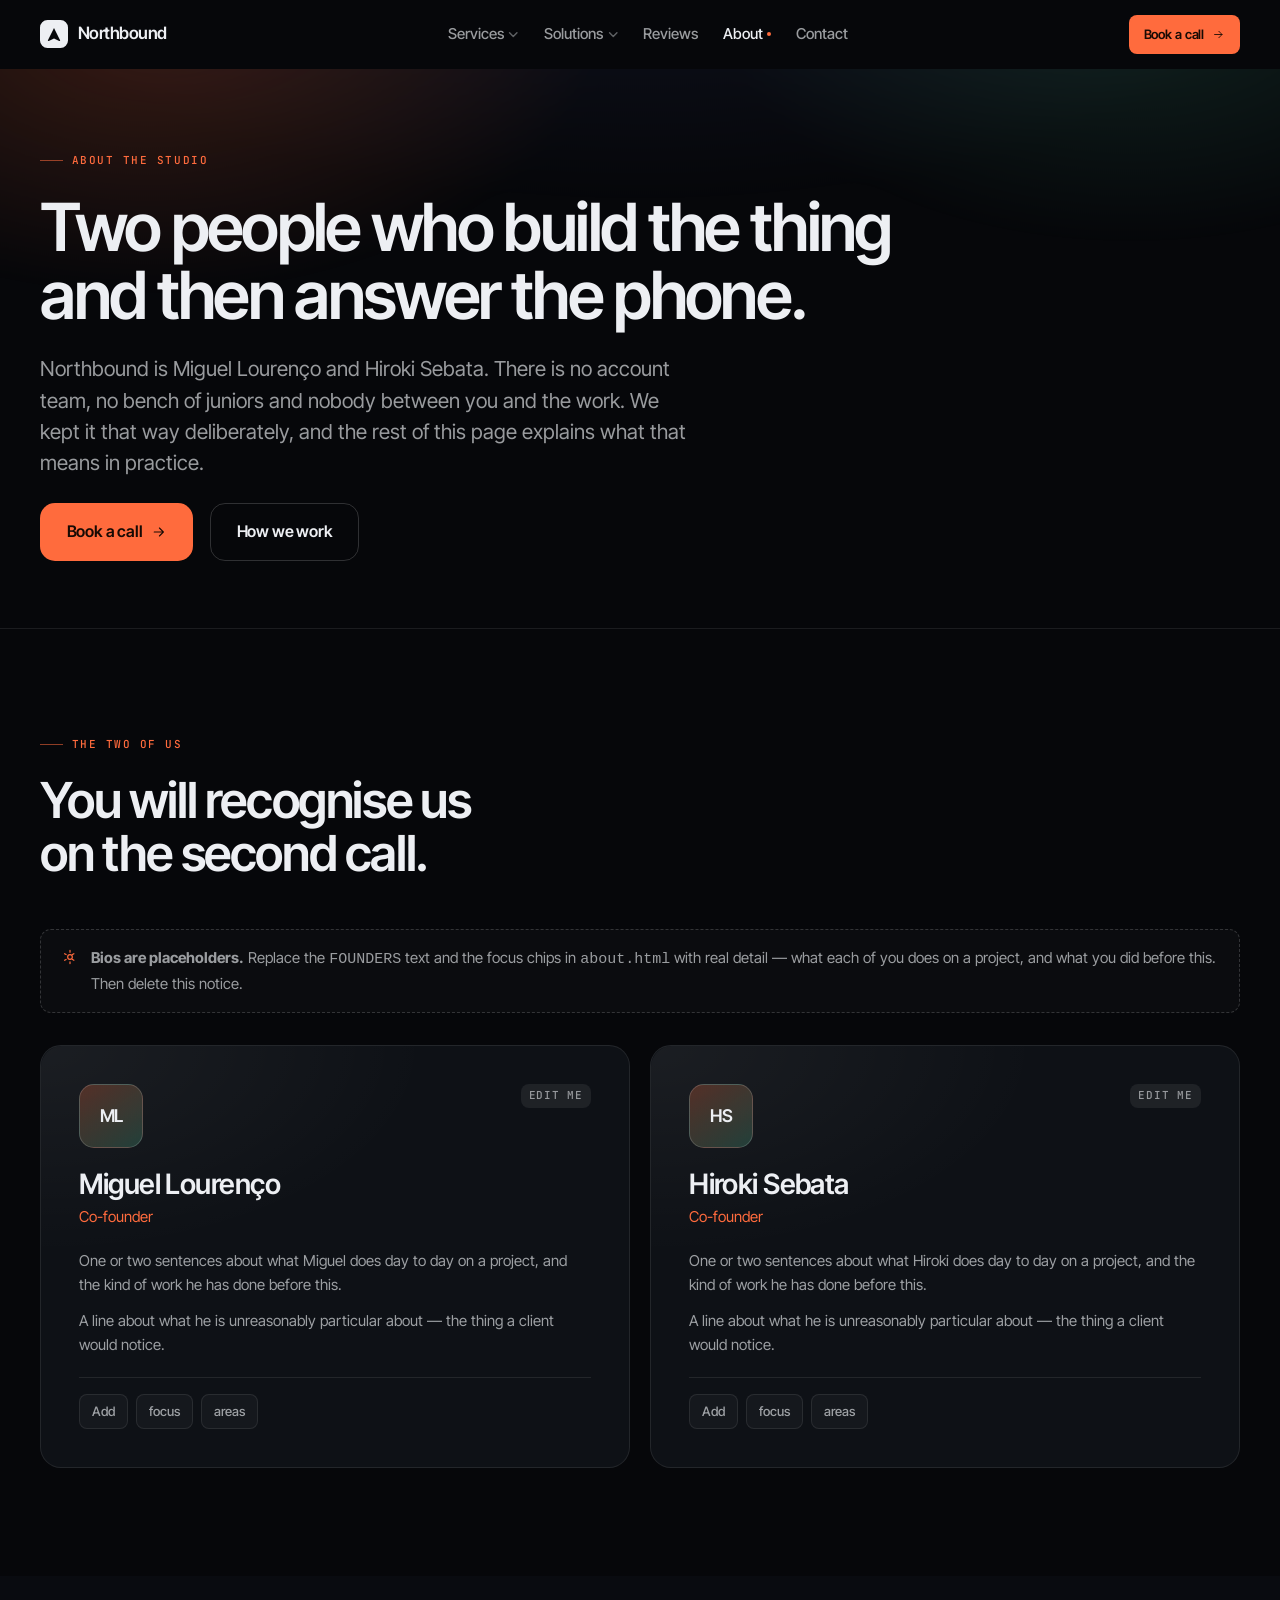
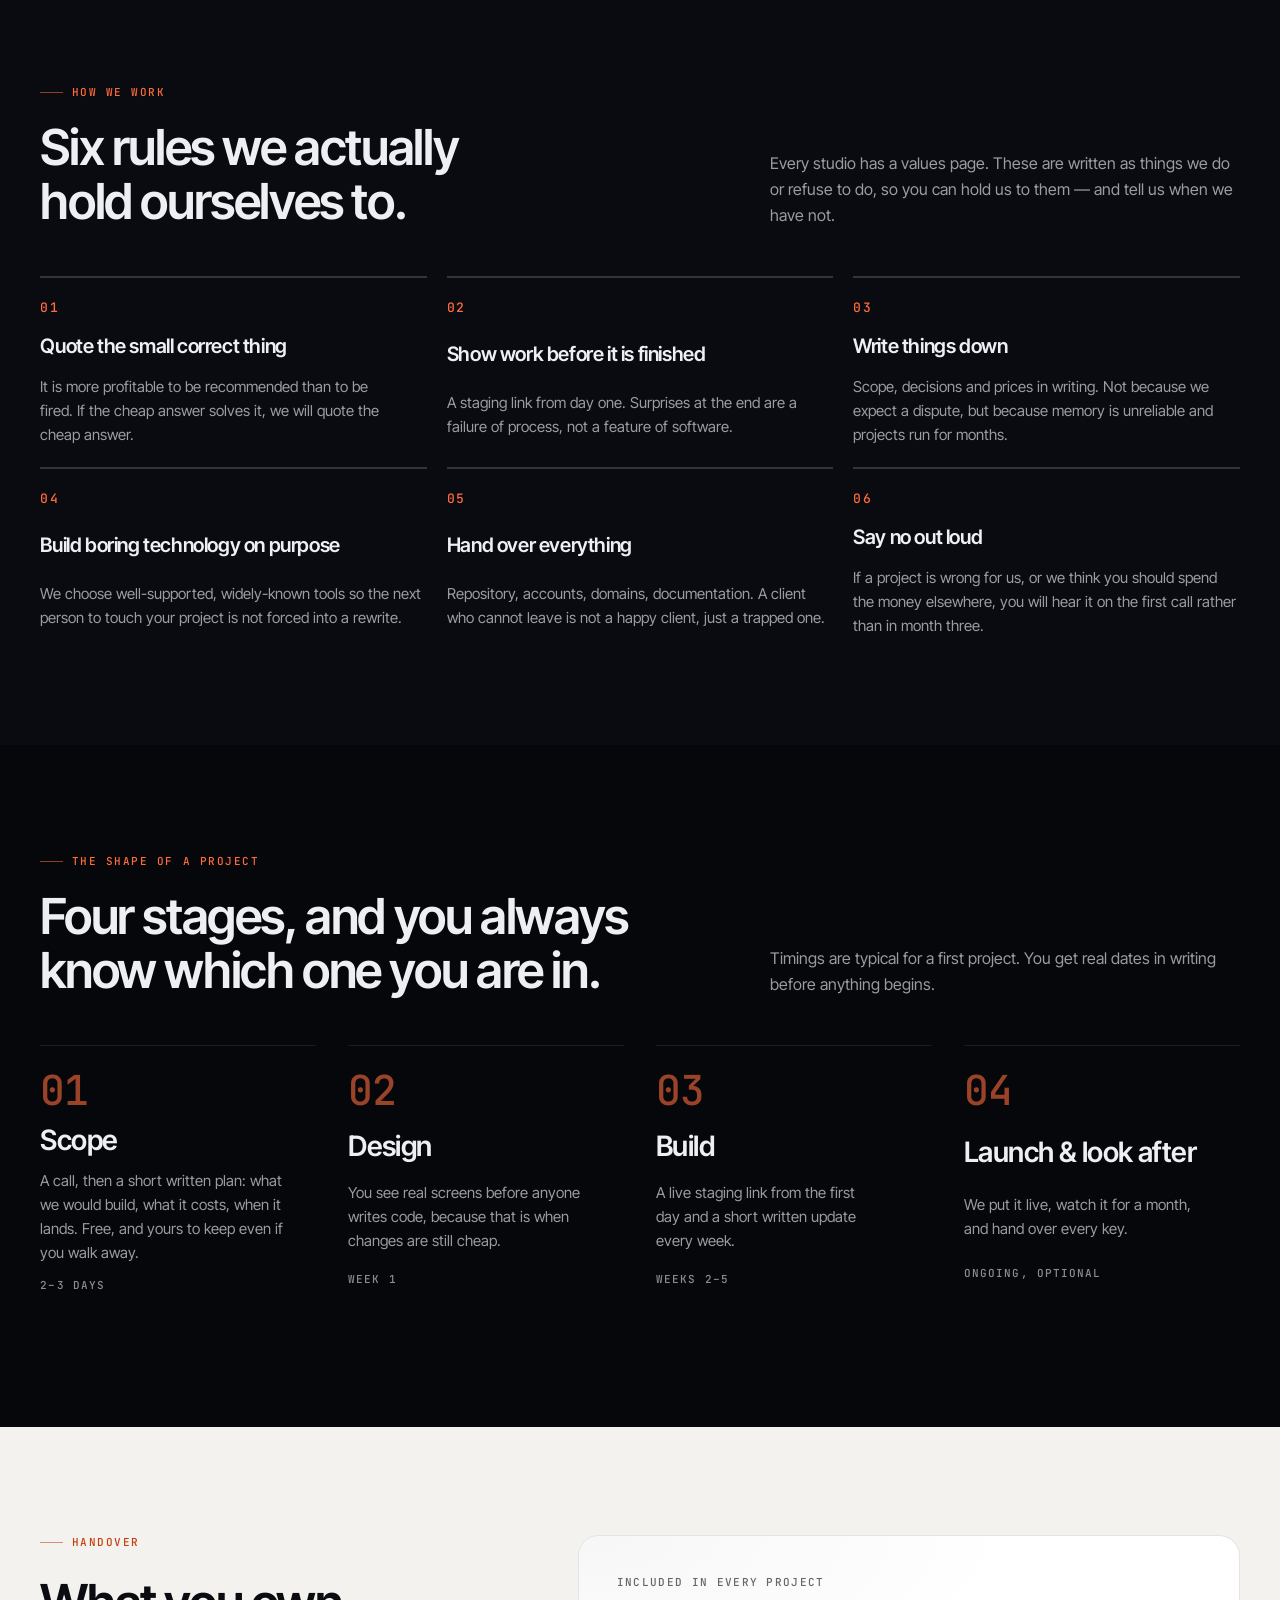
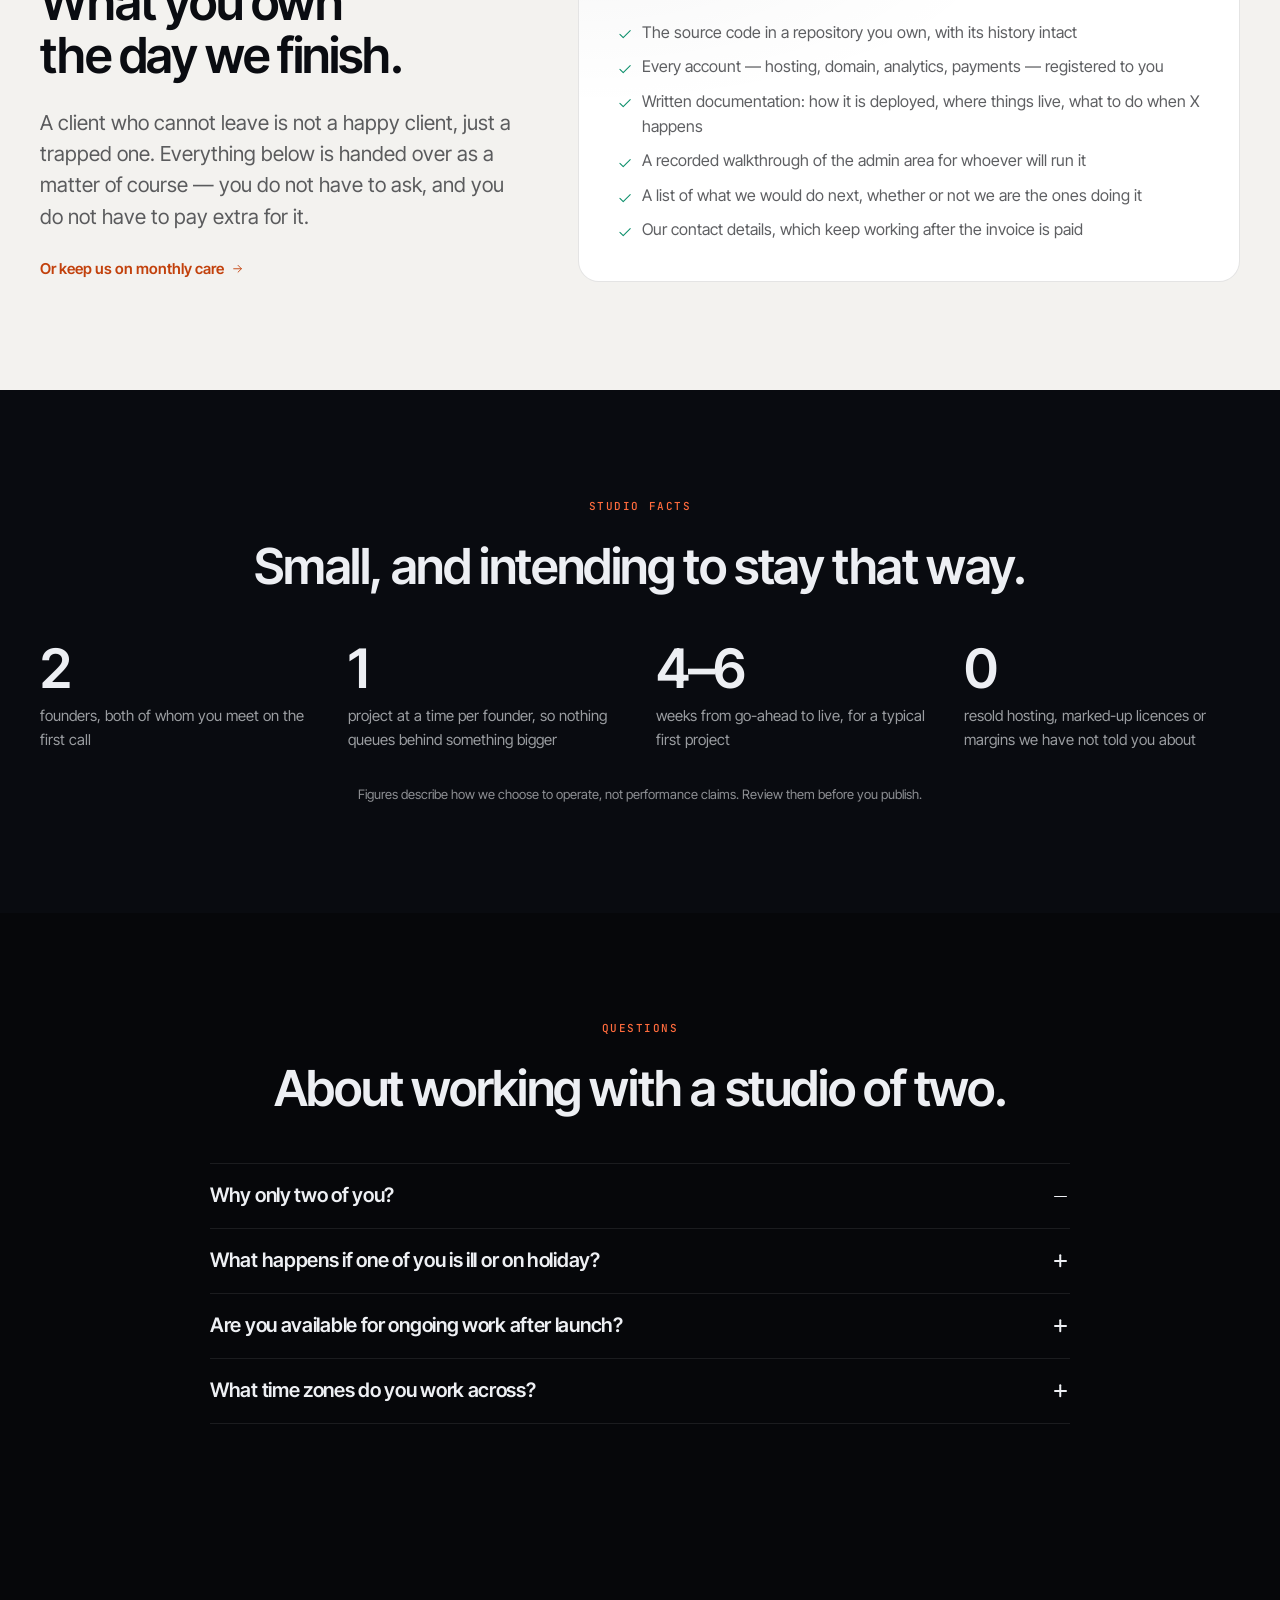
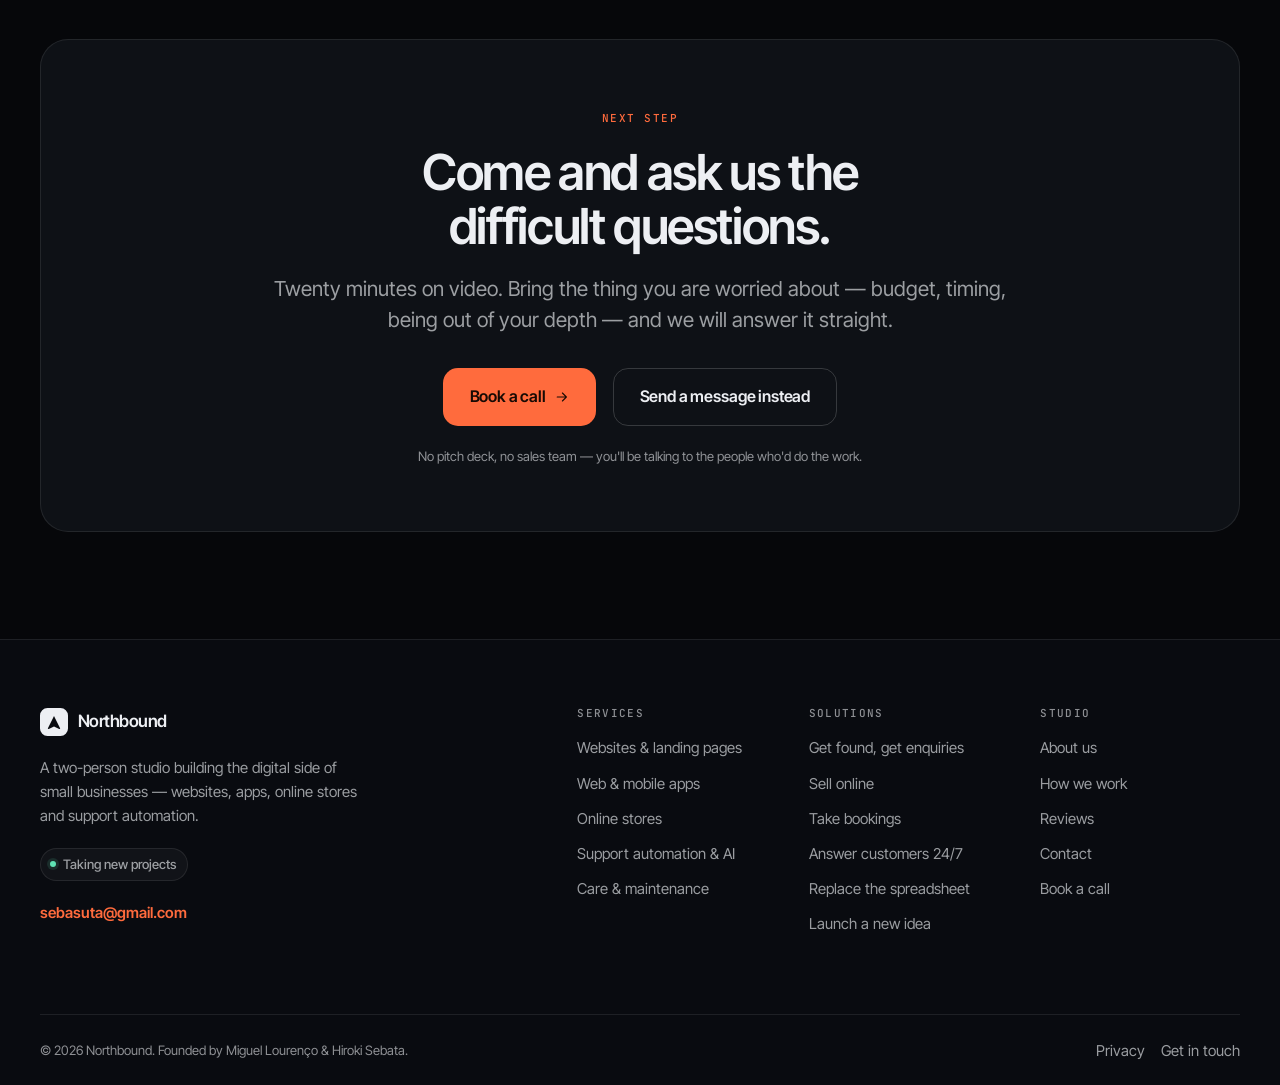
<file: about.html>
<!doctype html>
<html lang="en" class="no-js">
<head>
<meta charset="utf-8">
<meta name="viewport" content="width=device-width, initial-scale=1">
<title>About — a studio of two | Northbound</title>
<meta name="description" content="Who we are and how we work. Northbound is a two-person studio founded by Miguel Lourenço and Hiroki Sebata, building websites, apps and automation for small businesses.">
<link rel="canonical" href="https://hiroki-sebata.github.io/Agency-website/about.html">

<meta property="og:type" content="website">
<meta property="og:site_name" content="Northbound">
<meta property="og:title" content="About — a studio of two | Northbound">
<meta property="og:description" content="Who we are and how we work. Northbound is a two-person studio founded by Miguel Lourenço and Hiroki Sebata, building websites, apps and automation for small businesses.">
<meta property="og:url" content="https://hiroki-sebata.github.io/Agency-website/about.html">
<meta property="og:image" content="https://hiroki-sebata.github.io/Agency-website/assets/img/og-image.png">
<meta property="og:image:width" content="1200">
<meta property="og:image:height" content="630">
<meta property="og:image:alt" content="Northbound — websites, apps and automation for small businesses.">
<meta name="twitter:card" content="summary_large_image">
<meta name="twitter:title" content="About — a studio of two | Northbound">
<meta name="twitter:description" content="Who we are and how we work. Northbound is a two-person studio founded by Miguel Lourenço and Hiroki Sebata, building websites, apps and automation for small businesses.">
<meta name="twitter:image" content="https://hiroki-sebata.github.io/Agency-website/assets/img/og-image.png">

<meta name="theme-color" content="#06070a">
<link rel="icon" href="assets/img/favicon.svg" type="image/svg+xml">
<link rel="apple-touch-icon" href="assets/img/apple-touch-icon.png">
<link rel="manifest" href="site.webmanifest">

<link rel="preload" href="assets/fonts/inter-tight-latin.woff2" as="font" type="font/woff2" crossorigin>
<link rel="stylesheet" href="assets/fonts/fonts.css">
<link rel="stylesheet" href="assets/css/main.css">
<script type="application/ld+json">
{
  "@context": "https://schema.org",
  "@type": "BreadcrumbList",
  "itemListElement": [
    {
      "@type": "ListItem",
      "position": 1,
      "name": "Home",
      "item": "https://hiroki-sebata.github.io/Agency-website/"
    },
    {
      "@type": "ListItem",
      "position": 2,
      "name": "About",
      "item": "https://hiroki-sebata.github.io/Agency-website/about.html"
    }
  ]
}
</script>
<script type="application/ld+json">
{
  "@context": "https://schema.org",
  "@type": "FAQPage",
  "mainEntity": [
    {
      "@type": "Question",
      "name": "Why only two of you?",
      "acceptedAnswer": {
        "@type": "Answer",
        "text": "Because the overhead of being bigger is paid for by clients, and in our experience it buys them very little. A second layer of project managers makes an agency easier to run, not the software better. The trade-off is honest: we take on fewer projects at once, and occasionally we will tell you we cannot start for a few weeks."
      }
    },
    {
      "@type": "Question",
      "name": "What happens if one of you is ill or on holiday?",
      "acceptedAnswer": {
        "@type": "Answer",
        "text": "Both of us have context on every project, and everything lives in your accounts rather than on someone's laptop, so work can continue and nothing is ever locked away. For longer absences we tell you the dates up front and plan the schedule around them, rather than quietly going quiet."
      }
    },
    {
      "@type": "Question",
      "name": "Are you available for ongoing work after launch?",
      "acceptedAnswer": {
        "@type": "Answer",
        "text": "Yes, as a rolling monthly care plan that you can cancel any month. It covers updates, monitoring, backups and a set amount of change work. It is genuinely optional. A good number of clients take the handover pack and run things themselves, which is a perfectly good outcome."
      }
    },
    {
      "@type": "Question",
      "name": "What time zones do you work across?",
      "acceptedAnswer": {
        "@type": "Answer",
        "text": "We work remotely and arrange calls around whatever hours suit you. Updates are written down rather than delivered in meetings, so progress never depends on you being awake at the same time as us. Tell us your working hours on the first call and we will find the overlap."
      }
    }
  ]
}
</script>
<script type="application/ld+json">
{
  "@context": "https://schema.org",
  "@type": "AboutPage",
  "mainEntity": {
    "@type": "Organization",
    "name": "Northbound",
    "url": "https://hiroki-sebata.github.io/Agency-website/",
    "founder": [
      {
        "@type": "Person",
        "name": "Miguel Lourenço",
        "jobTitle": "Co-founder"
      },
      {
        "@type": "Person",
        "name": "Hiroki Sebata",
        "jobTitle": "Co-founder"
      }
    ],
    "numberOfEmployees": {
      "@type": "QuantitativeValue",
      "value": 2
    }
  }
}
</script>
</head>
<body>
<a class="skip" href="#main">Skip to content</a>
<header class="header">
  <div class="wrap">
    <nav class="nav" aria-label="Main">
      <a class="brand" href="index.html">
        <svg class="brand__mark" viewBox="0 0 32 32" aria-hidden="true" focusable="false"><path fill="currentColor" fill-rule="evenodd" d="M8.6 0h14.8A8.6 8.6 0 0 1 32 8.6v14.8a8.6 8.6 0 0 1-8.6 8.6H8.6A8.6 8.6 0 0 1 0 23.4V8.6A8.6 8.6 0 0 1 8.6 0Zm7.4 9.1L9.05 23a.74.74 0 0 0 1.02.97L16 21.03l5.93 2.94A.74.74 0 0 0 22.95 23L16 9.1Z"/></svg>
        <span>Northbound</span>
      </a>

      <div class="nav__menu">
        <ul class="nav__list">
          <li class="nav__item" data-mega-item>
            <button class="nav__link" type="button" data-mega-btn aria-expanded="false" aria-controls="mega-services">
              Services
              <svg class="nav__chev" viewBox="0 0 10 10" fill="none" aria-hidden="true"><path d="M1.5 3.6 5 7.1l3.5-3.5" stroke="currentColor" stroke-width="1.4" stroke-linecap="round" stroke-linejoin="round"/></svg>
            </button>
            <div class="mega" id="mega-services" data-mega-panel>
              <div class="mega__grid">
                <p class="mega__label">What we build</p>
          <a class="mega__link" href="services.html#websites">
            <span class="mega__ico"><svg class="" viewBox="0 0 24 24" fill="none" stroke="currentColor" stroke-width="1.6" stroke-linecap="round" stroke-linejoin="round" aria-hidden="true"><rect x="3" y="4" width="18" height="16" rx="2.5"/><path d="M3 9.2h18M6.6 6.6h.01M9.2 6.6h.01"/></svg></span>
            <span>
              <span class="mega__t">Websites &amp; landing pages</span>
              <span class="mega__d">Marketing sites that load fast and ask for the enquiry.</span>
            </span>
          </a>
          <a class="mega__link" href="services.html#apps">
            <span class="mega__ico"><svg class="" viewBox="0 0 24 24" fill="none" stroke="currentColor" stroke-width="1.6" stroke-linecap="round" stroke-linejoin="round" aria-hidden="true"><rect x="7" y="2.5" width="10" height="19" rx="2.8"/><path d="M10.8 18.6h2.4"/></svg></span>
            <span>
              <span class="mega__t">Web &amp; mobile apps</span>
              <span class="mega__d">Custom tools and products, built to be handed over.</span>
            </span>
          </a>
          <a class="mega__link" href="services.html#ecommerce">
            <span class="mega__ico"><svg class="" viewBox="0 0 24 24" fill="none" stroke="currentColor" stroke-width="1.6" stroke-linecap="round" stroke-linejoin="round" aria-hidden="true"><path d="M4.2 8h15.6l-1.2 11.1a2 2 0 0 1-2 1.8H7.4a2 2 0 0 1-2-1.8L4.2 8Z"/><path d="M9 8V6.2a3 3 0 0 1 6 0V8"/></svg></span>
            <span>
              <span class="mega__t">Online stores</span>
              <span class="mega__d">Sell, take payments and keep stock straight.</span>
            </span>
          </a>
          <a class="mega__link" href="services.html#automation">
            <span class="mega__ico"><svg class="" viewBox="0 0 24 24" fill="none" stroke="currentColor" stroke-width="1.6" stroke-linecap="round" stroke-linejoin="round" aria-hidden="true"><rect x="4" y="8.4" width="16" height="11.6" rx="3.2"/><path d="M12 4.8v3.6M9.2 14h.01M14.8 14h.01M9.6 17.3h4.8"/><circle cx="12" cy="3.6" r="1.3"/></svg></span>
            <span>
              <span class="mega__t">Support automation &amp; AI</span>
              <span class="mega__d">Answer the repeat questions without hiring for it.</span>
            </span>
          </a>
              </div>
              <div class="mega__foot">
                <span class="text-xs text-faint">Fixed scope. No retainers you can't leave.</span>
                <a class="tlink" href="services.html">All services <svg class="tlink__ico" viewBox="0 0 24 24" fill="none" stroke="currentColor" stroke-width="1.6" stroke-linecap="round" stroke-linejoin="round" aria-hidden="true"><path d="M4.8 12h13.4M12.6 6l6 6-6 6"/></svg></a>
              </div>
            </div>
          </li>

          <li class="nav__item" data-mega-item>
            <button class="nav__link" type="button" data-mega-btn aria-expanded="false" aria-controls="mega-solutions">
              Solutions
              <svg class="nav__chev" viewBox="0 0 10 10" fill="none" aria-hidden="true"><path d="M1.5 3.6 5 7.1l3.5-3.5" stroke="currentColor" stroke-width="1.4" stroke-linecap="round" stroke-linejoin="round"/></svg>
            </button>
            <div class="mega" id="mega-solutions" data-mega-panel>
              <div class="mega__grid">
                <p class="mega__label">Start from the problem</p>
          <a class="mega__link" href="solutions.html#enquiries">
            <span class="mega__ico"><svg class="" viewBox="0 0 24 24" fill="none" stroke="currentColor" stroke-width="1.6" stroke-linecap="round" stroke-linejoin="round" aria-hidden="true"><circle cx="11" cy="11" r="6.6"/><path d="M15.8 15.8 21 21"/></svg></span>
            <span>
              <span class="mega__t">Get found, get enquiries</span>
              <span class="mega__d">You exist online but nobody calls.</span>
            </span>
          </a>
          <a class="mega__link" href="solutions.html#sell">
            <span class="mega__ico"><svg class="" viewBox="0 0 24 24" fill="none" stroke="currentColor" stroke-width="1.6" stroke-linecap="round" stroke-linejoin="round" aria-hidden="true"><circle cx="9.6" cy="19.4" r="1.4"/><circle cx="17.4" cy="19.4" r="1.4"/><path d="M3 4.2h2.2l2.3 10.1a2 2 0 0 0 1.95 1.6h8.1a2 2 0 0 0 1.96-1.6L21 7.2H6"/></svg></span>
            <span>
              <span class="mega__t">Sell online</span>
              <span class="mega__d">Move from DMs and invoices to a real checkout.</span>
            </span>
          </a>
          <a class="mega__link" href="solutions.html#bookings">
            <span class="mega__ico"><svg class="" viewBox="0 0 24 24" fill="none" stroke="currentColor" stroke-width="1.6" stroke-linecap="round" stroke-linejoin="round" aria-hidden="true"><rect x="3.5" y="5.2" width="17" height="15.3" rx="2.6"/><path d="M3.5 10.2h17M8 3.2v4M16 3.2v4"/></svg></span>
            <span>
              <span class="mega__t">Take bookings</span>
              <span class="mega__d">Let people book themselves in, around the clock.</span>
            </span>
          </a>
          <a class="mega__link" href="solutions.html#support">
            <span class="mega__ico"><svg class="" viewBox="0 0 24 24" fill="none" stroke="currentColor" stroke-width="1.6" stroke-linecap="round" stroke-linejoin="round" aria-hidden="true"><path d="M20.4 12.3c0 4.1-3.75 7.4-8.4 7.4-.9 0-1.78-.12-2.6-.36L4.6 20.8l1.2-3.4a7.05 7.05 0 0 1-2.2-5.1c0-4.1 3.75-7.4 8.4-7.4s8.4 3.3 8.4 7.4Z"/></svg></span>
            <span>
              <span class="mega__t">Answer customers 24/7</span>
              <span class="mega__d">The same ten questions, handled for you.</span>
            </span>
          </a>
          <a class="mega__link" href="solutions.html#internal">
            <span class="mega__ico"><svg class="" viewBox="0 0 24 24" fill="none" stroke="currentColor" stroke-width="1.6" stroke-linecap="round" stroke-linejoin="round" aria-hidden="true"><rect x="3.5" y="4.6" width="17" height="15" rx="2.2"/><path d="M3.5 9.6h17M9.6 9.6v10"/></svg></span>
            <span>
              <span class="mega__t">Replace the spreadsheet</span>
              <span class="mega__d">One shared system instead of six tabs.</span>
            </span>
          </a>
          <a class="mega__link" href="solutions.html#mvp">
            <span class="mega__ico"><svg class="" viewBox="0 0 24 24" fill="none" stroke="currentColor" stroke-width="1.6" stroke-linecap="round" stroke-linejoin="round" aria-hidden="true"><path d="M12 3.1l1.95 5.05L19 10.1l-5.05 1.95L12 17.1l-1.95-5.05L5 10.1l5.05-1.95L12 3.1Z"/></svg></span>
            <span>
              <span class="mega__t">Launch a new idea</span>
              <span class="mega__d">Get a first version in front of real users.</span>
            </span>
          </a>
              </div>
              <div class="mega__foot">
                <span class="text-xs text-faint">Not sure which one? Say it in plain words on a call.</span>
                <a class="tlink" href="solutions.html">All solutions <svg class="tlink__ico" viewBox="0 0 24 24" fill="none" stroke="currentColor" stroke-width="1.6" stroke-linecap="round" stroke-linejoin="round" aria-hidden="true"><path d="M4.8 12h13.4M12.6 6l6 6-6 6"/></svg></a>
              </div>
            </div>
          </li>

          <li><a class="nav__link" href="reviews.html">Reviews</a></li>
          <li><a class="nav__link" href="about.html" aria-current="page">About</a></li>
          <li><a class="nav__link" href="contact.html">Contact</a></li>
        </ul>
      </div>

      <div class="nav__actions">
        <a class="btn btn--sm nav__action-desktop" href="contact.html#book" data-book>
          Book a call <svg class="btn__ico" viewBox="0 0 24 24" fill="none" stroke="currentColor" stroke-width="1.6" stroke-linecap="round" stroke-linejoin="round" aria-hidden="true"><path d="M4.8 12h13.4M12.6 6l6 6-6 6"/></svg>
        </a>
        <button class="burger" type="button" data-drawer-toggle aria-expanded="false" aria-controls="drawer">
          <span class="sr-only">Menu</span>
          <span class="burger__box" aria-hidden="true">
            <span class="burger__line"></span><span class="burger__line"></span><span class="burger__line"></span>
          </span>
        </button>
      </div>
    </nav>
  </div>

  <div class="drawer" id="drawer" data-drawer>
    <div class="drawer__group" data-drawer-group>
      <button class="drawer__top" type="button" data-drawer-top aria-expanded="false" aria-controls="drawer-services">
        Services
        <svg class="nav__chev" viewBox="0 0 10 10" fill="none" aria-hidden="true"><path d="M1.5 3.6 5 7.1l3.5-3.5" stroke="currentColor" stroke-width="1.4" stroke-linecap="round" stroke-linejoin="round"/></svg>
      </button>
      <div class="drawer__sub" id="drawer-services">
        <div class="drawer__sub-inner">
          <ul class="drawer__sub-list">
              <li><a class="drawer__sub-link" href="services.html#websites"><svg class="mega__ico-sm" viewBox="0 0 24 24" fill="none" stroke="currentColor" stroke-width="1.6" stroke-linecap="round" stroke-linejoin="round" aria-hidden="true"><rect x="3" y="4" width="18" height="16" rx="2.5"/><path d="M3 9.2h18M6.6 6.6h.01M9.2 6.6h.01"/></svg><span>Websites &amp; landing pages</span></a></li>
              <li><a class="drawer__sub-link" href="services.html#apps"><svg class="mega__ico-sm" viewBox="0 0 24 24" fill="none" stroke="currentColor" stroke-width="1.6" stroke-linecap="round" stroke-linejoin="round" aria-hidden="true"><rect x="7" y="2.5" width="10" height="19" rx="2.8"/><path d="M10.8 18.6h2.4"/></svg><span>Web &amp; mobile apps</span></a></li>
              <li><a class="drawer__sub-link" href="services.html#ecommerce"><svg class="mega__ico-sm" viewBox="0 0 24 24" fill="none" stroke="currentColor" stroke-width="1.6" stroke-linecap="round" stroke-linejoin="round" aria-hidden="true"><path d="M4.2 8h15.6l-1.2 11.1a2 2 0 0 1-2 1.8H7.4a2 2 0 0 1-2-1.8L4.2 8Z"/><path d="M9 8V6.2a3 3 0 0 1 6 0V8"/></svg><span>Online stores</span></a></li>
              <li><a class="drawer__sub-link" href="services.html#automation"><svg class="mega__ico-sm" viewBox="0 0 24 24" fill="none" stroke="currentColor" stroke-width="1.6" stroke-linecap="round" stroke-linejoin="round" aria-hidden="true"><rect x="4" y="8.4" width="16" height="11.6" rx="3.2"/><path d="M12 4.8v3.6M9.2 14h.01M14.8 14h.01M9.6 17.3h4.8"/><circle cx="12" cy="3.6" r="1.3"/></svg><span>Support automation &amp; AI</span></a></li>
            <li><a class="drawer__sub-link accent" href="services.html">All services</a></li>
          </ul>
        </div>
      </div>
    </div>

    <div class="drawer__group" data-drawer-group>
      <button class="drawer__top" type="button" data-drawer-top aria-expanded="false" aria-controls="drawer-solutions">
        Solutions
        <svg class="nav__chev" viewBox="0 0 10 10" fill="none" aria-hidden="true"><path d="M1.5 3.6 5 7.1l3.5-3.5" stroke="currentColor" stroke-width="1.4" stroke-linecap="round" stroke-linejoin="round"/></svg>
      </button>
      <div class="drawer__sub" id="drawer-solutions">
        <div class="drawer__sub-inner">
          <ul class="drawer__sub-list">
              <li><a class="drawer__sub-link" href="solutions.html#enquiries"><svg class="mega__ico-sm" viewBox="0 0 24 24" fill="none" stroke="currentColor" stroke-width="1.6" stroke-linecap="round" stroke-linejoin="round" aria-hidden="true"><circle cx="11" cy="11" r="6.6"/><path d="M15.8 15.8 21 21"/></svg><span>Get found, get enquiries</span></a></li>
              <li><a class="drawer__sub-link" href="solutions.html#sell"><svg class="mega__ico-sm" viewBox="0 0 24 24" fill="none" stroke="currentColor" stroke-width="1.6" stroke-linecap="round" stroke-linejoin="round" aria-hidden="true"><circle cx="9.6" cy="19.4" r="1.4"/><circle cx="17.4" cy="19.4" r="1.4"/><path d="M3 4.2h2.2l2.3 10.1a2 2 0 0 0 1.95 1.6h8.1a2 2 0 0 0 1.96-1.6L21 7.2H6"/></svg><span>Sell online</span></a></li>
              <li><a class="drawer__sub-link" href="solutions.html#bookings"><svg class="mega__ico-sm" viewBox="0 0 24 24" fill="none" stroke="currentColor" stroke-width="1.6" stroke-linecap="round" stroke-linejoin="round" aria-hidden="true"><rect x="3.5" y="5.2" width="17" height="15.3" rx="2.6"/><path d="M3.5 10.2h17M8 3.2v4M16 3.2v4"/></svg><span>Take bookings</span></a></li>
              <li><a class="drawer__sub-link" href="solutions.html#support"><svg class="mega__ico-sm" viewBox="0 0 24 24" fill="none" stroke="currentColor" stroke-width="1.6" stroke-linecap="round" stroke-linejoin="round" aria-hidden="true"><path d="M20.4 12.3c0 4.1-3.75 7.4-8.4 7.4-.9 0-1.78-.12-2.6-.36L4.6 20.8l1.2-3.4a7.05 7.05 0 0 1-2.2-5.1c0-4.1 3.75-7.4 8.4-7.4s8.4 3.3 8.4 7.4Z"/></svg><span>Answer customers 24/7</span></a></li>
              <li><a class="drawer__sub-link" href="solutions.html#internal"><svg class="mega__ico-sm" viewBox="0 0 24 24" fill="none" stroke="currentColor" stroke-width="1.6" stroke-linecap="round" stroke-linejoin="round" aria-hidden="true"><rect x="3.5" y="4.6" width="17" height="15" rx="2.2"/><path d="M3.5 9.6h17M9.6 9.6v10"/></svg><span>Replace the spreadsheet</span></a></li>
              <li><a class="drawer__sub-link" href="solutions.html#mvp"><svg class="mega__ico-sm" viewBox="0 0 24 24" fill="none" stroke="currentColor" stroke-width="1.6" stroke-linecap="round" stroke-linejoin="round" aria-hidden="true"><path d="M12 3.1l1.95 5.05L19 10.1l-5.05 1.95L12 17.1l-1.95-5.05L5 10.1l5.05-1.95L12 3.1Z"/></svg><span>Launch a new idea</span></a></li>
            <li><a class="drawer__sub-link accent" href="solutions.html">All solutions</a></li>
          </ul>
        </div>
      </div>
    </div>

    <div class="drawer__group"><a class="drawer__top" href="reviews.html">Reviews</a></div>
    <div class="drawer__group"><a class="drawer__top" href="about.html">About</a></div>
    <div class="drawer__group"><a class="drawer__top" href="contact.html">Contact</a></div>

    <div class="drawer__actions">
      <a class="btn btn--lg btn--block" href="contact.html#book" data-book>Book a call <svg class="btn__ico" viewBox="0 0 24 24" fill="none" stroke="currentColor" stroke-width="1.6" stroke-linecap="round" stroke-linejoin="round" aria-hidden="true"><path d="M4.8 12h13.4M12.6 6l6 6-6 6"/></svg></a>
      <a class="btn btn--ghost btn--lg btn--block" href="contact.html#form">Send a message</a>
    </div>

    <div class="drawer__meta">
      <p class="text-xs text-faint">Reply <span data-response-time>within 1 business day</span>.</p>
    </div>
  </div>
</header>

<main id="main">

<section class="hero hero--page">
  <span class="hero__bg" aria-hidden="true"></span>
  <div class="wrap">
    <div class="stack stack-6" style="max-width:860px">
      <p class="eyebrow" data-reveal>About the studio</p>
      <h1 class="hero__title hero__title--page" data-reveal>Two people who build the thing and then answer the phone.</h1>
      <p class="text-lead hero__lead" data-reveal>
        Northbound is Miguel Louren&ccedil;o and Hiroki Sebata. There is no account team, no bench of juniors and nobody between you and the work.
        We kept it that way deliberately, and the rest of this page explains what that means in practice.
      </p>
      <div class="row" data-reveal>
        <a class="btn btn--lg" href="contact.html#book" data-book>Book a call <svg class="btn__ico" viewBox="0 0 24 24" fill="none" stroke="currentColor" stroke-width="1.6" stroke-linecap="round" stroke-linejoin="round" aria-hidden="true"><path d="M4.8 12h13.4M12.6 6l6 6-6 6"/></svg></a>
        <a class="btn btn--ghost btn--lg" href="#how">How we work</a>
      </div>
    </div>
  </div>
</section>

<section class="sec sec--line">
  <div class="wrap">
    <div class="shead shead--split">
      <div class="stack stack-5">
        <p class="eyebrow" data-reveal>The two of us</p>
        <h2 class="shead__title" data-reveal>You will recognise us on the second call.</h2>
      </div>
      <p class="text-dim" data-reveal>Both of us are across every project, so neither of you has to repeat context to a stranger halfway through.</p>
    </div>

    <div class="notice" data-reveal style="margin-bottom:var(--s-8)">
      <svg class="" viewBox="0 0 24 24" fill="none" stroke="currentColor" stroke-width="1.6" stroke-linecap="round" stroke-linejoin="round" aria-hidden="true"><circle cx="12" cy="12" r="3.1"/><path d="M12 3.2v2.3M12 18.5v2.3M4.8 7.6l2 1.15M15.2 15.25l2 1.15M4.8 16.4l2-1.15M15.2 8.75l2-1.15"/></svg>
      <span><strong>Bios are placeholders.</strong> Replace the <code>FOUNDERS</code> text and the focus chips in <code>about.html</code> with real detail — what each of you does on a project, and what you did before this. Then delete this notice.</span>
    </div>

    <div class="grid grid--2">
      <article class="card card--pad-lg founder" data-reveal>
        <div class="row row--between" style="align-items:flex-start">
          <span class="founder__av" aria-hidden="true">ML</span>
          <span class="badge badge--note">edit me</span>
        </div>
        <div>
          <h3>Miguel Louren&ccedil;o</h3>
          <p class="text-sm accent" style="margin-top:.2rem">Co-founder</p>
        </div>
        <div class="stack stack-3">
          <p class="text-sm text-dim">One or two sentences about what Miguel does day to day on a project, and the kind of work he has done before this.</p>
          <p class="text-sm text-dim">A line about what he is unreasonably particular about — the thing a client would notice.</p>
        </div>
        <div class="card__foot">
          <span class="row row--tight"><span class="chip">Add</span><span class="chip">focus</span><span class="chip">areas</span></span>
        </div>
      </article>
      <article class="card card--pad-lg founder" data-reveal>
        <div class="row row--between" style="align-items:flex-start">
          <span class="founder__av" aria-hidden="true">HS</span>
          <span class="badge badge--note">edit me</span>
        </div>
        <div>
          <h3>Hiroki Sebata</h3>
          <p class="text-sm accent" style="margin-top:.2rem">Co-founder</p>
        </div>
        <div class="stack stack-3">
          <p class="text-sm text-dim">One or two sentences about what Hiroki does day to day on a project, and the kind of work he has done before this.</p>
          <p class="text-sm text-dim">A line about what he is unreasonably particular about — the thing a client would notice.</p>
        </div>
        <div class="card__foot">
          <span class="row row--tight"><span class="chip">Add</span><span class="chip">focus</span><span class="chip">areas</span></span>
        </div>
      </article>
    </div>
  </div>
</section>

<section class="sec sec--panel anchor-offset" id="how">
  <div class="wrap">
    <div class="shead shead--split">
      <div class="stack stack-5">
        <p class="eyebrow" data-reveal>How we work</p>
        <h2 class="shead__title" data-reveal>Six rules we actually hold ourselves to.</h2>
      </div>
      <p class="text-dim" data-reveal>
        Every studio has a values page. These are written as things we do or refuse to do, so you can hold us to them —
        and tell us when we have not.
      </p>
    </div>
    <div class="grid grid--3">
      <div class="ncol" data-reveal>
        <span class="ncol__n">01</span>
        <h3 style="font-size:var(--t-h4)">Quote the small correct thing</h3>
        <p class="text-sm text-dim">It is more profitable to be recommended than to be fired. If the cheap answer solves it, we will quote the cheap answer.</p>
      </div>
      <div class="ncol" data-reveal>
        <span class="ncol__n">02</span>
        <h3 style="font-size:var(--t-h4)">Show work before it is finished</h3>
        <p class="text-sm text-dim">A staging link from day one. Surprises at the end are a failure of process, not a feature of software.</p>
      </div>
      <div class="ncol" data-reveal>
        <span class="ncol__n">03</span>
        <h3 style="font-size:var(--t-h4)">Write things down</h3>
        <p class="text-sm text-dim">Scope, decisions and prices in writing. Not because we expect a dispute, but because memory is unreliable and projects run for months.</p>
      </div>
      <div class="ncol" data-reveal>
        <span class="ncol__n">04</span>
        <h3 style="font-size:var(--t-h4)">Build boring technology on purpose</h3>
        <p class="text-sm text-dim">We choose well-supported, widely-known tools so the next person to touch your project is not forced into a rewrite.</p>
      </div>
      <div class="ncol" data-reveal>
        <span class="ncol__n">05</span>
        <h3 style="font-size:var(--t-h4)">Hand over everything</h3>
        <p class="text-sm text-dim">Repository, accounts, domains, documentation. A client who cannot leave is not a happy client, just a trapped one.</p>
      </div>
      <div class="ncol" data-reveal>
        <span class="ncol__n">06</span>
        <h3 style="font-size:var(--t-h4)">Say no out loud</h3>
        <p class="text-sm text-dim">If a project is wrong for us, or we think you should spend the money elsewhere, you will hear it on the first call rather than in month three.</p>
      </div>
    </div>
  </div>
</section>

<section class="sec">
  <div class="wrap">
    <div class="shead shead--split">
      <div class="stack stack-5">
        <p class="eyebrow" data-reveal>The shape of a project</p>
        <h2 class="shead__title" data-reveal>Four stages, and you always know which one you are in.</h2>
      </div>
      <p class="text-dim" data-reveal>Timings are typical for a first project. You get real dates in writing before anything begins.</p>
    </div>
    <ol class="steps">
      <li class="step" data-reveal>
        <span class="step__n">01</span>
        <h3>Scope</h3>
        <p class="step__d">A call, then a short written plan: what we would build, what it costs, when it lands. Free, and yours to keep even if you walk away.</p>
        <span class="step__meta">2–3 days</span>
      </li>
      <li class="step" data-reveal>
        <span class="step__n">02</span>
        <h3>Design</h3>
        <p class="step__d">You see real screens before anyone writes code, because that is when changes are still cheap.</p>
        <span class="step__meta">Week 1</span>
      </li>
      <li class="step" data-reveal>
        <span class="step__n">03</span>
        <h3>Build</h3>
        <p class="step__d">A live staging link from the first day and a short written update every week.</p>
        <span class="step__meta">Weeks 2–5</span>
      </li>
      <li class="step" data-reveal>
        <span class="step__n">04</span>
        <h3>Launch &amp; look after</h3>
        <p class="step__d">We put it live, watch it for a month, and hand over every key.</p>
        <span class="step__meta">Ongoing, optional</span>
      </li>
    </ol>
  </div>
</section>

<section class="sec sec--light">
  <div class="wrap">
    <div class="split split--wide-r">
      <div class="stack stack-6">
        <p class="eyebrow" data-reveal>Handover</p>
        <h2 data-reveal>What you own the day we finish.</h2>
        <p class="text-lead" data-reveal>
          A client who cannot leave is not a happy client, just a trapped one. Everything below is handed over as a matter of course —
          you do not have to ask, and you do not have to pay extra for it.
        </p>
        <p data-reveal><a class="tlink" href="services.html#care">Or keep us on monthly care <svg class="tlink__ico" viewBox="0 0 24 24" fill="none" stroke="currentColor" stroke-width="1.6" stroke-linecap="round" stroke-linejoin="round" aria-hidden="true"><path d="M4.8 12h13.4M12.6 6l6 6-6 6"/></svg></a></p>
      </div>
      <div class="card card--pad-lg" data-reveal>
        <p class="svc__sub">Included in every project</p>
        <ul class="card__list" style="font-size:var(--t-body)">
          <li><svg class="card__tick" viewBox="0 0 24 24" fill="none" stroke="currentColor" stroke-width="1.6" stroke-linecap="round" stroke-linejoin="round" aria-hidden="true"><path d="M4.4 12.6l4.9 4.9L19.8 6.9"/></svg><span>The source code in a repository you own, with its history intact</span></li>
          <li><svg class="card__tick" viewBox="0 0 24 24" fill="none" stroke="currentColor" stroke-width="1.6" stroke-linecap="round" stroke-linejoin="round" aria-hidden="true"><path d="M4.4 12.6l4.9 4.9L19.8 6.9"/></svg><span>Every account — hosting, domain, analytics, payments — registered to you</span></li>
          <li><svg class="card__tick" viewBox="0 0 24 24" fill="none" stroke="currentColor" stroke-width="1.6" stroke-linecap="round" stroke-linejoin="round" aria-hidden="true"><path d="M4.4 12.6l4.9 4.9L19.8 6.9"/></svg><span>Written documentation: how it is deployed, where things live, what to do when X happens</span></li>
          <li><svg class="card__tick" viewBox="0 0 24 24" fill="none" stroke="currentColor" stroke-width="1.6" stroke-linecap="round" stroke-linejoin="round" aria-hidden="true"><path d="M4.4 12.6l4.9 4.9L19.8 6.9"/></svg><span>A recorded walkthrough of the admin area for whoever will run it</span></li>
          <li><svg class="card__tick" viewBox="0 0 24 24" fill="none" stroke="currentColor" stroke-width="1.6" stroke-linecap="round" stroke-linejoin="round" aria-hidden="true"><path d="M4.4 12.6l4.9 4.9L19.8 6.9"/></svg><span>A list of what we would do next, whether or not we are the ones doing it</span></li>
          <li><svg class="card__tick" viewBox="0 0 24 24" fill="none" stroke="currentColor" stroke-width="1.6" stroke-linecap="round" stroke-linejoin="round" aria-hidden="true"><path d="M4.4 12.6l4.9 4.9L19.8 6.9"/></svg><span>Our contact details, which keep working after the invoice is paid</span></li>
        </ul>
      </div>
    </div>
  </div>
</section>

<section class="sec sec--panel">
  <div class="wrap">
    <div class="shead shead--center">
      <p class="eyebrow eyebrow--plain" data-reveal>Studio facts</p>
      <h2 class="shead__title shead__title--wide" data-reveal>Small, and intending to stay that way.</h2>
    </div>
    <div class="stats">
      <div class="stat" data-reveal>
        <p class="stat__v">2</p>
        <p class="stat__k">founders, both of whom you meet on the first call</p>
      </div>
      <div class="stat" data-reveal>
        <p class="stat__v">1</p>
        <p class="stat__k">project at a time per founder, so nothing queues behind something bigger</p>
      </div>
      <div class="stat" data-reveal>
        <p class="stat__v">4–6</p>
        <p class="stat__k">weeks from go-ahead to live, for a typical first project</p>
      </div>
      <div class="stat" data-reveal>
        <p class="stat__v">0</p>
        <p class="stat__k">resold hosting, marked-up licences or margins we have not told you about</p>
      </div>
    </div>
    <p class="text-xs text-faint center" style="margin-top:var(--s-8)">Figures describe how we choose to operate, not performance claims. Review them before you publish.</p>
  </div>
</section>

<section class="sec">
  <div class="wrap wrap--narrow">
    <div class="shead shead--center">
      <p class="eyebrow eyebrow--plain" data-reveal>Questions</p>
      <h2 class="shead__title" data-reveal>About working with a studio of two.</h2>
    </div>
    <div data-reveal><div class="acc">
  <div class="acc__item">
    <h3>
      <button class="acc__btn" type="button" data-acc-btn aria-expanded="true" aria-controls="faq-0-1793733159">
        <span>Why only two of you?</span>
        <span class="acc__sign" aria-hidden="true"></span>
      </button>
    </h3>
    <div class="acc__panel" id="faq-0-1793733159">
      <div class="acc__panel-inner">
        <p>Because the overhead of being bigger is paid for by clients, and in our experience it buys them very little. A second layer of project managers makes an agency easier to run, not the software better.</p>
        <p>The trade-off is honest: we take on fewer projects at once, and occasionally we will tell you we cannot start for a few weeks.</p>
      </div>
    </div>
  </div>
  <div class="acc__item">
    <h3>
      <button class="acc__btn" type="button" data-acc-btn aria-expanded="false" aria-controls="faq-1-674864416">
        <span>What happens if one of you is ill or on holiday?</span>
        <span class="acc__sign" aria-hidden="true"></span>
      </button>
    </h3>
    <div class="acc__panel" id="faq-1-674864416">
      <div class="acc__panel-inner">
        <p>Both of us have context on every project, and everything lives in your accounts rather than on someone's laptop, so work can continue and nothing is ever locked away.</p>
        <p>For longer absences we tell you the dates up front and plan the schedule around them, rather than quietly going quiet.</p>
      </div>
    </div>
  </div>
  <div class="acc__item">
    <h3>
      <button class="acc__btn" type="button" data-acc-btn aria-expanded="false" aria-controls="faq-2-1978222119">
        <span>Are you available for ongoing work after launch?</span>
        <span class="acc__sign" aria-hidden="true"></span>
      </button>
    </h3>
    <div class="acc__panel" id="faq-2-1978222119">
      <div class="acc__panel-inner">
        <p>Yes, as a rolling monthly care plan that you can cancel any month. It covers updates, monitoring, backups and a set amount of change work.</p>
        <p>It is genuinely optional. A good number of clients take the handover pack and run things themselves, which is a perfectly good outcome.</p>
      </div>
    </div>
  </div>
  <div class="acc__item">
    <h3>
      <button class="acc__btn" type="button" data-acc-btn aria-expanded="false" aria-controls="faq-3-551119031">
        <span>What time zones do you work across?</span>
        <span class="acc__sign" aria-hidden="true"></span>
      </button>
    </h3>
    <div class="acc__panel" id="faq-3-551119031">
      <div class="acc__panel-inner">
        <p>We work remotely and arrange calls around whatever hours suit you. Updates are written down rather than delivered in meetings, so progress never depends on you being awake at the same time as us.</p>
        <p>Tell us your working hours on the first call and we will find the overlap.</p>
      </div>
    </div>
  </div>
</div></div>
  </div>
</section>

<section class="sec">
  <div class="wrap">
    <div class="cta" data-reveal>
      <span class="cta__bg" aria-hidden="true"></span>
      <p class="eyebrow eyebrow--plain center-x">Next step</p>
      <h2 class="cta__title" style="margin-top:var(--s-4)">Come and ask us the difficult questions.</h2>
      <p class="text-lead measure center-x" style="margin-top:var(--s-5)">Twenty minutes on video. Bring the thing you are worried about — budget, timing, being out of your depth — and we will answer it straight.</p>
      <div class="row" style="justify-content:center;margin-top:var(--s-8)">
        <a class="btn btn--lg" href="contact.html#book" data-book>Book a call <svg class="btn__ico" viewBox="0 0 24 24" fill="none" stroke="currentColor" stroke-width="1.6" stroke-linecap="round" stroke-linejoin="round" aria-hidden="true"><path d="M4.8 12h13.4M12.6 6l6 6-6 6"/></svg></a>
        <a class="btn btn--ghost btn--lg" href="contact.html#form">Send a message instead</a>
      </div>
      <p class="text-xs text-faint" style="margin-top:var(--s-5)">No pitch deck, no sales team — you'll be talking to the people who'd do the work.</p>
    </div>
  </div>
</section>
</main>

<footer class="footer">
  <div class="wrap">
    <div class="footer__top">
      <div class="footer__brand">
        <a class="brand" href="index.html"><svg class="brand__mark" viewBox="0 0 32 32" aria-hidden="true" focusable="false"><path fill="currentColor" fill-rule="evenodd" d="M8.6 0h14.8A8.6 8.6 0 0 1 32 8.6v14.8a8.6 8.6 0 0 1-8.6 8.6H8.6A8.6 8.6 0 0 1 0 23.4V8.6A8.6 8.6 0 0 1 8.6 0Zm7.4 9.1L9.05 23a.74.74 0 0 0 1.02.97L16 21.03l5.93 2.94A.74.74 0 0 0 22.95 23L16 9.1Z"/></svg><span>Northbound</span></a>
        <p class="text-sm text-dim">A two-person studio building the digital side of small businesses — websites, apps, online stores and support automation.</p>
        <p class="row row--tight">
          <span class="pill"><span class="pill__dot pill__dot--live" aria-hidden="true"></span><span>Taking new projects</span></span>
        </p>
        <p class="text-sm"><a class="tlink" href="#" data-mail data-mail-text data-mail-subject="Website enquiry">loading…</a></p>
        <p class="row row--tight">
          <a class="footer__link" data-social="linkedin" href="#" hidden>LinkedIn</a>
          <a class="footer__link" data-social="github" href="#" hidden>GitHub</a>
        </p>
      </div>

      <div class="footer__cols">
        
        <div>
          <h2 class="footer__h">Services</h2>
          <ul class="footer__list">
            <li><a class="footer__link" href="services.html#websites">Websites &amp; landing pages</a></li>
            <li><a class="footer__link" href="services.html#apps">Web &amp; mobile apps</a></li>
            <li><a class="footer__link" href="services.html#ecommerce">Online stores</a></li>
            <li><a class="footer__link" href="services.html#automation">Support automation &amp; AI</a></li>
            <li><a class="footer__link" href="services.html#care">Care &amp; maintenance</a></li>
          </ul>
        </div>
        
        <div>
          <h2 class="footer__h">Solutions</h2>
          <ul class="footer__list">
            <li><a class="footer__link" href="solutions.html#enquiries">Get found, get enquiries</a></li>
            <li><a class="footer__link" href="solutions.html#sell">Sell online</a></li>
            <li><a class="footer__link" href="solutions.html#bookings">Take bookings</a></li>
            <li><a class="footer__link" href="solutions.html#support">Answer customers 24/7</a></li>
            <li><a class="footer__link" href="solutions.html#internal">Replace the spreadsheet</a></li>
            <li><a class="footer__link" href="solutions.html#mvp">Launch a new idea</a></li>
          </ul>
        </div>
        
        <div>
          <h2 class="footer__h">Studio</h2>
          <ul class="footer__list">
            <li><a class="footer__link" href="about.html">About us</a></li>
            <li><a class="footer__link" href="about.html#how">How we work</a></li>
            <li><a class="footer__link" href="reviews.html">Reviews</a></li>
            <li><a class="footer__link" href="contact.html">Contact</a></li>
            <li><a class="footer__link" href="contact.html#book">Book a call</a></li>
          </ul>
        </div>
      </div>
    </div>

    <div class="footer__bottom">
      <p>&copy; <span data-year>2026</span> Northbound. Founded by Miguel Louren&ccedil;o &amp; Hiroki Sebata.</p>
      <nav class="footer__legal" aria-label="Legal">
        <a class="footer__link" href="privacy.html">Privacy</a>
        <a class="footer__link" href="contact.html">Get in touch</a>
      </nav>
    </div>
  </div>
</footer>

<script src="assets/js/config.js"></script>
<script src="assets/js/main.js" defer></script>
</body>
</html>
</file>
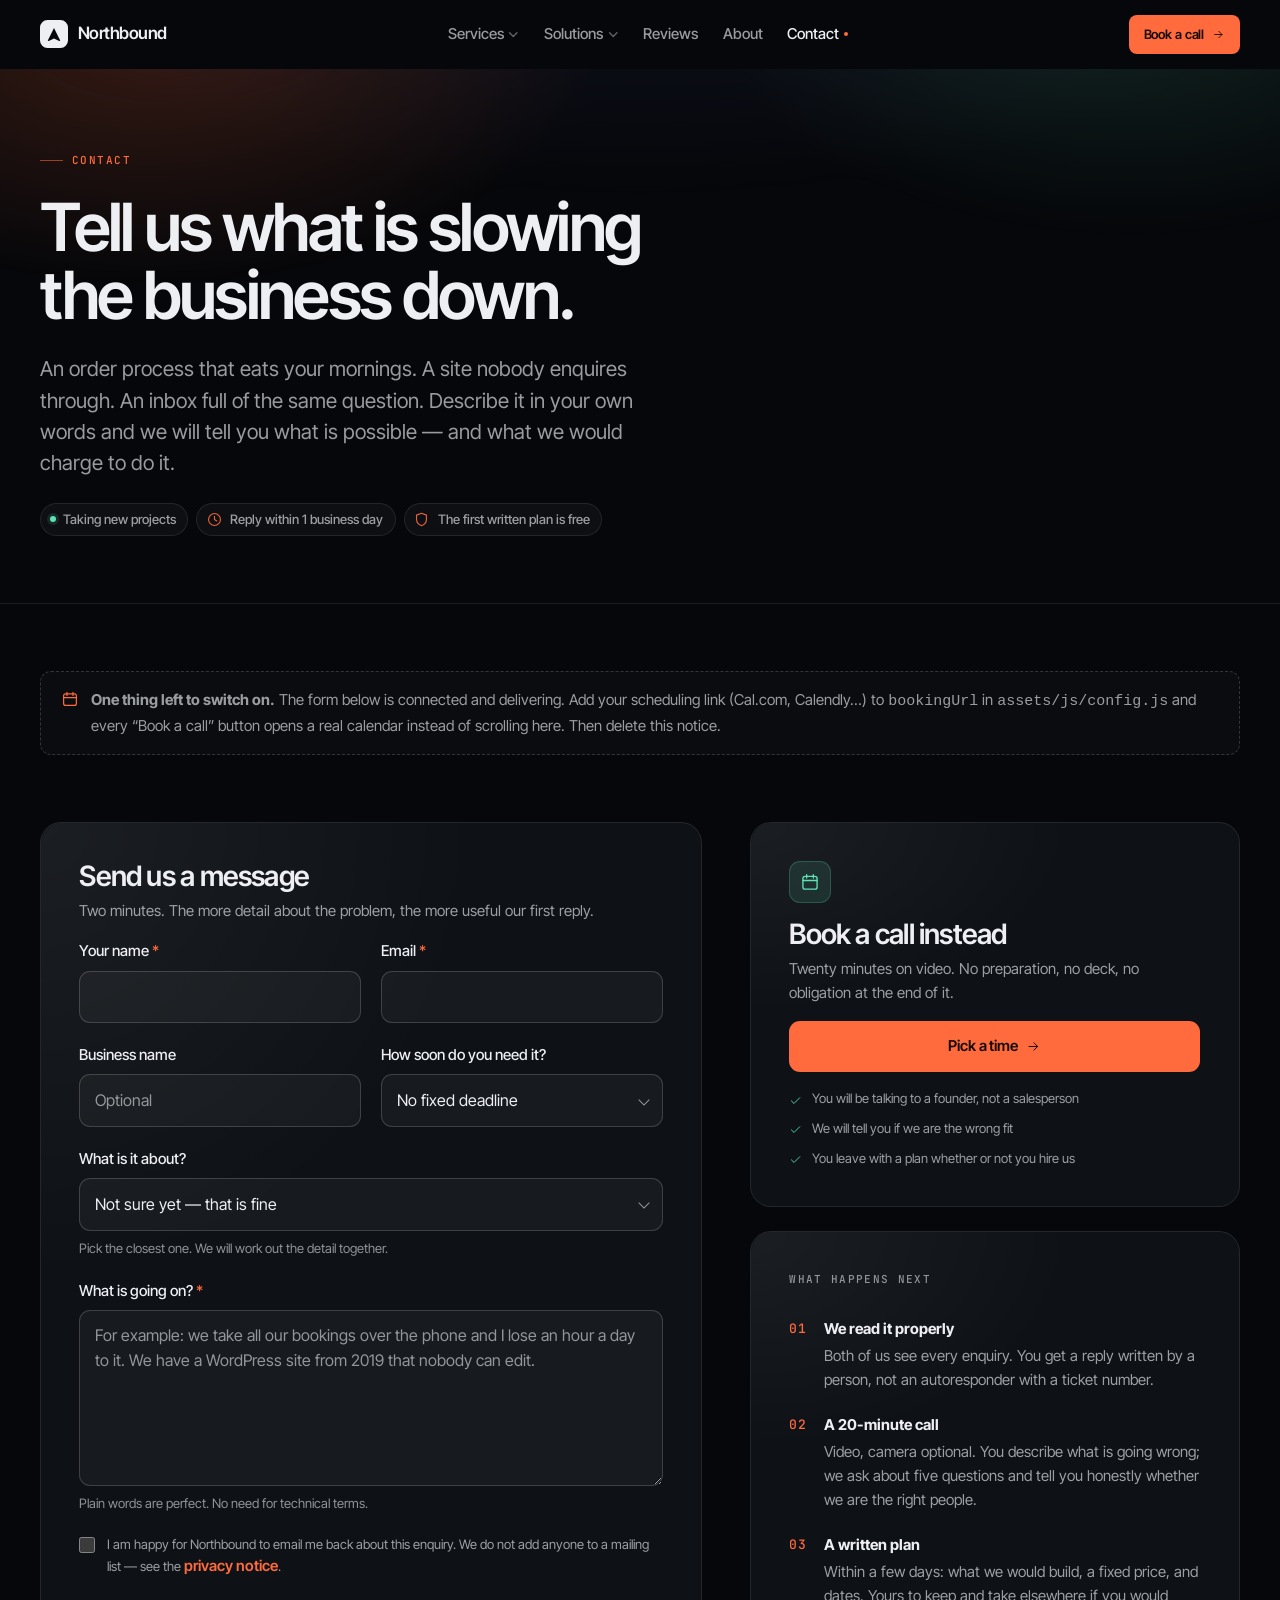
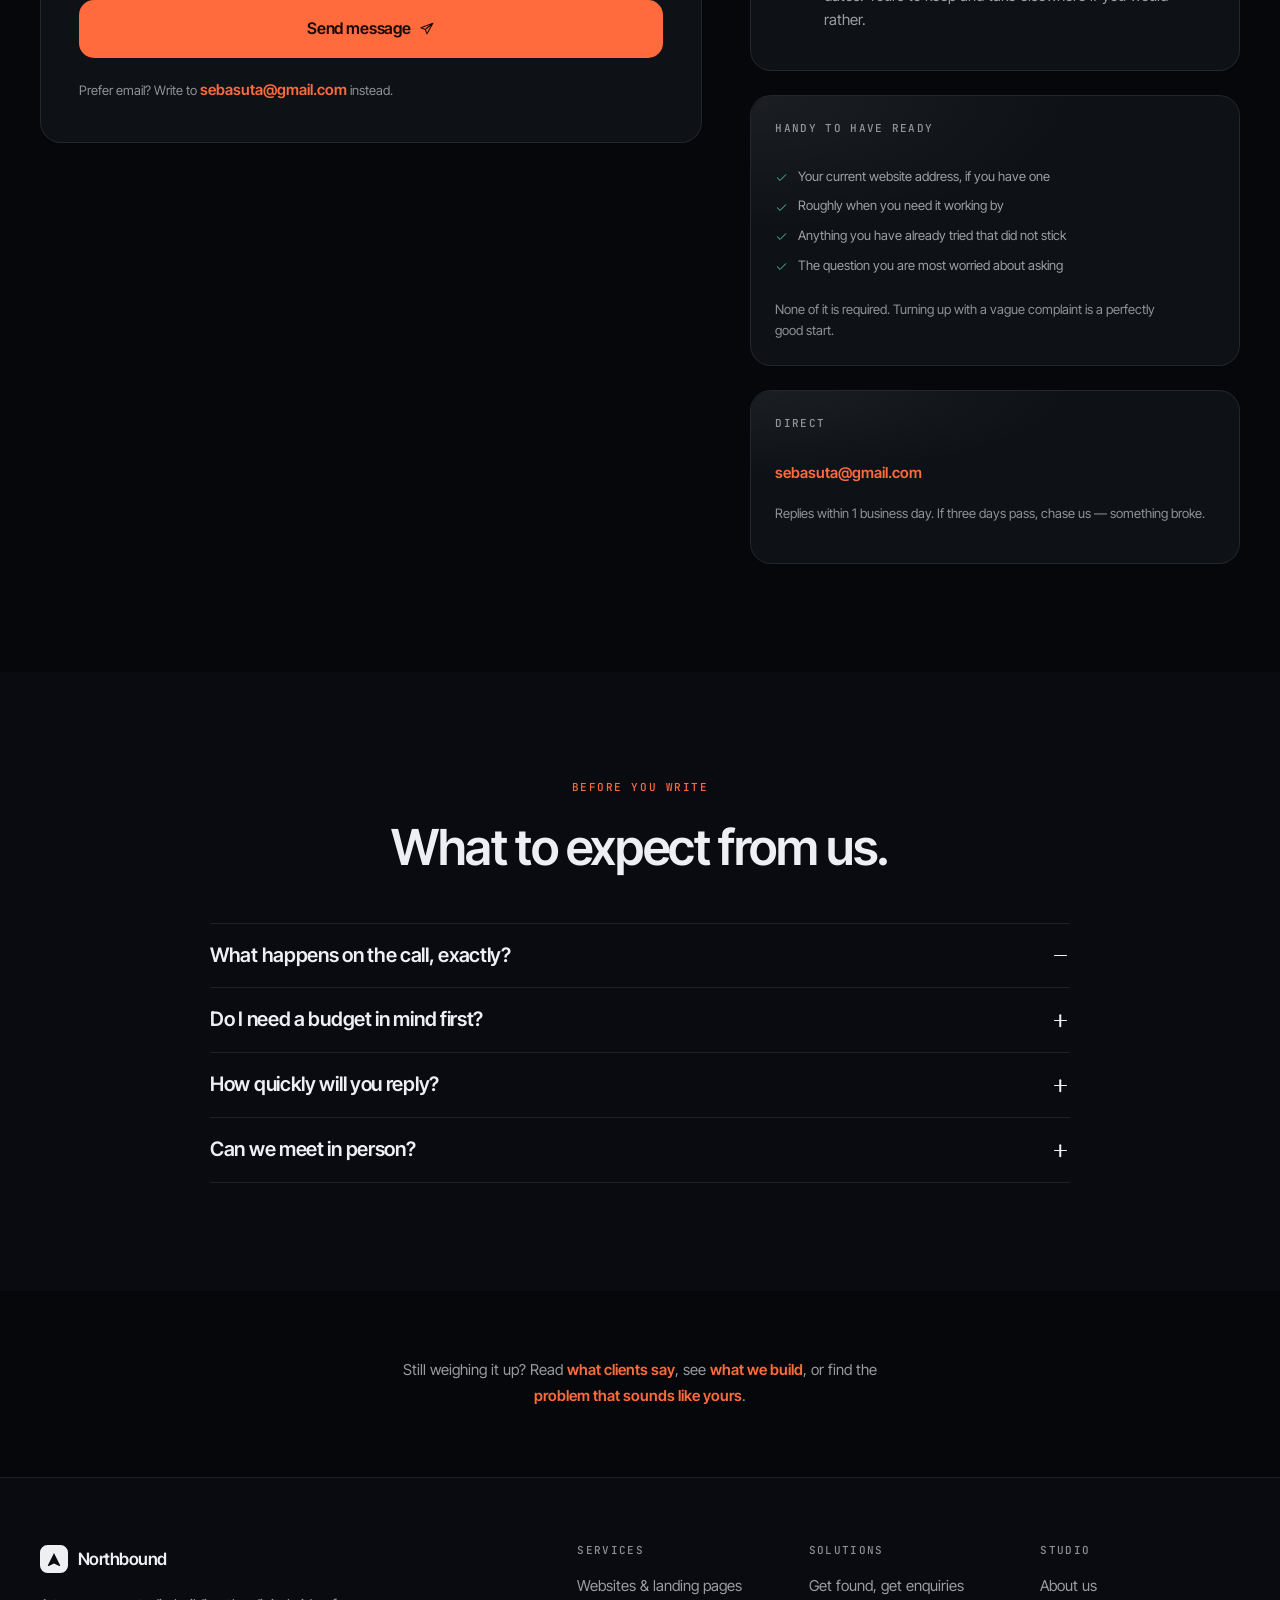
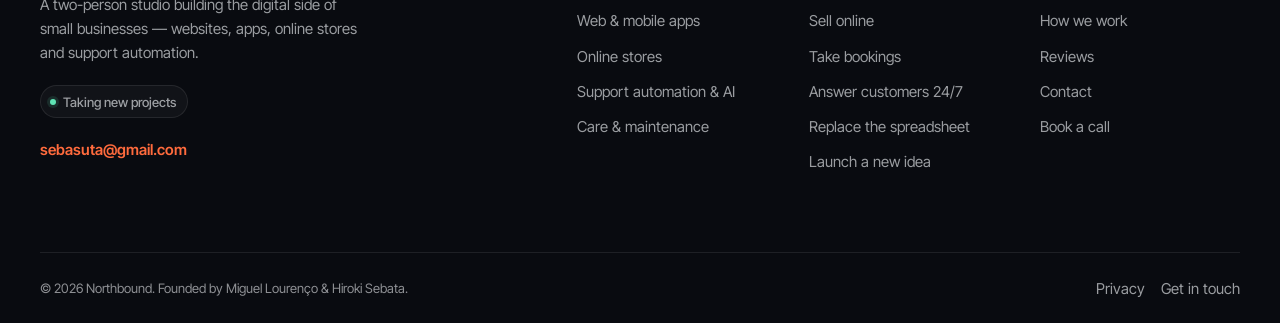
<file: contact.html>
<!doctype html>
<html lang="en" class="no-js">
<head>
<meta charset="utf-8">
<meta name="viewport" content="width=device-width, initial-scale=1">
<title>Contact — book a call or send a message | Northbound</title>
<meta name="description" content="Book a 20-minute call with Northbound, or send a message about your project. We reply within one business day, and the first written plan is free whether or not you hire us.">
<link rel="canonical" href="https://hiroki-sebata.github.io/Agency-website/contact.html">

<meta property="og:type" content="website">
<meta property="og:site_name" content="Northbound">
<meta property="og:title" content="Contact — book a call or send a message | Northbound">
<meta property="og:description" content="Book a 20-minute call with Northbound, or send a message about your project. We reply within one business day, and the first written plan is free whether or not you hire us.">
<meta property="og:url" content="https://hiroki-sebata.github.io/Agency-website/contact.html">
<meta property="og:image" content="https://hiroki-sebata.github.io/Agency-website/assets/img/og-image.png">
<meta property="og:image:width" content="1200">
<meta property="og:image:height" content="630">
<meta property="og:image:alt" content="Northbound — websites, apps and automation for small businesses.">
<meta name="twitter:card" content="summary_large_image">
<meta name="twitter:title" content="Contact — book a call or send a message | Northbound">
<meta name="twitter:description" content="Book a 20-minute call with Northbound, or send a message about your project. We reply within one business day, and the first written plan is free whether or not you hire us.">
<meta name="twitter:image" content="https://hiroki-sebata.github.io/Agency-website/assets/img/og-image.png">

<meta name="theme-color" content="#06070a">
<link rel="icon" href="assets/img/favicon.svg" type="image/svg+xml">
<link rel="apple-touch-icon" href="assets/img/apple-touch-icon.png">
<link rel="manifest" href="site.webmanifest">

<link rel="preload" href="assets/fonts/inter-tight-latin.woff2" as="font" type="font/woff2" crossorigin>
<link rel="stylesheet" href="assets/fonts/fonts.css">
<link rel="stylesheet" href="assets/css/main.css">
<script type="application/ld+json">
{
  "@context": "https://schema.org",
  "@type": "BreadcrumbList",
  "itemListElement": [
    {
      "@type": "ListItem",
      "position": 1,
      "name": "Home",
      "item": "https://hiroki-sebata.github.io/Agency-website/"
    },
    {
      "@type": "ListItem",
      "position": 2,
      "name": "Contact",
      "item": "https://hiroki-sebata.github.io/Agency-website/contact.html"
    }
  ]
}
</script>
<script type="application/ld+json">
{
  "@context": "https://schema.org",
  "@type": "FAQPage",
  "mainEntity": [
    {
      "@type": "Question",
      "name": "What happens on the call, exactly?",
      "acceptedAnswer": {
        "@type": "Answer",
        "text": "You talk for most of it. We ask what the business does, what is currently costing you time or money, and what you have already tried. Then we tell you what we would build and roughly what that costs. There is no deck and nobody will try to close you. If we are not the right studio for it, we will say so and point you somewhere better."
      }
    },
    {
      "@type": "Question",
      "name": "Do I need a budget in mind first?",
      "acceptedAnswer": {
        "@type": "Answer",
        "text": "No, and you do not need a brief or a specification either. Plenty of useful calls start with &ldquo;I do not really know what I need, but Saturdays are being eaten by paperwork&rdquo;. If you do have a figure in mind, saying it early saves everybody time — we will tell you straight away whether it is realistic for what you are describing."
      }
    },
    {
      "@type": "Question",
      "name": "How quickly will you reply?",
      "acceptedAnswer": {
        "@type": "Answer",
        "text": "Within one business day, nearly always sooner. If something is genuinely urgent, say so in the message and we will move it up. If three days pass with no answer from us, assume something went wrong technically and chase us — that is on us, not on you."
      }
    },
    {
      "@type": "Question",
      "name": "Can we meet in person?",
      "acceptedAnswer": {
        "@type": "Answer",
        "text": "We work remotely by default, which is how two people can be useful to a business anywhere. Video calls, written updates, and nothing that depends on being in the same building. If you are nearby and would rather meet, ask — we are not against it, it is just not required."
      }
    }
  ]
}
</script>
</head>
<body>
<a class="skip" href="#main">Skip to content</a>
<header class="header">
  <div class="wrap">
    <nav class="nav" aria-label="Main">
      <a class="brand" href="index.html">
        <svg class="brand__mark" viewBox="0 0 32 32" aria-hidden="true" focusable="false"><path fill="currentColor" fill-rule="evenodd" d="M8.6 0h14.8A8.6 8.6 0 0 1 32 8.6v14.8a8.6 8.6 0 0 1-8.6 8.6H8.6A8.6 8.6 0 0 1 0 23.4V8.6A8.6 8.6 0 0 1 8.6 0Zm7.4 9.1L9.05 23a.74.74 0 0 0 1.02.97L16 21.03l5.93 2.94A.74.74 0 0 0 22.95 23L16 9.1Z"/></svg>
        <span>Northbound</span>
      </a>

      <div class="nav__menu">
        <ul class="nav__list">
          <li class="nav__item" data-mega-item>
            <button class="nav__link" type="button" data-mega-btn aria-expanded="false" aria-controls="mega-services">
              Services
              <svg class="nav__chev" viewBox="0 0 10 10" fill="none" aria-hidden="true"><path d="M1.5 3.6 5 7.1l3.5-3.5" stroke="currentColor" stroke-width="1.4" stroke-linecap="round" stroke-linejoin="round"/></svg>
            </button>
            <div class="mega" id="mega-services" data-mega-panel>
              <div class="mega__grid">
                <p class="mega__label">What we build</p>
          <a class="mega__link" href="services.html#websites">
            <span class="mega__ico"><svg class="" viewBox="0 0 24 24" fill="none" stroke="currentColor" stroke-width="1.6" stroke-linecap="round" stroke-linejoin="round" aria-hidden="true"><rect x="3" y="4" width="18" height="16" rx="2.5"/><path d="M3 9.2h18M6.6 6.6h.01M9.2 6.6h.01"/></svg></span>
            <span>
              <span class="mega__t">Websites &amp; landing pages</span>
              <span class="mega__d">Marketing sites that load fast and ask for the enquiry.</span>
            </span>
          </a>
          <a class="mega__link" href="services.html#apps">
            <span class="mega__ico"><svg class="" viewBox="0 0 24 24" fill="none" stroke="currentColor" stroke-width="1.6" stroke-linecap="round" stroke-linejoin="round" aria-hidden="true"><rect x="7" y="2.5" width="10" height="19" rx="2.8"/><path d="M10.8 18.6h2.4"/></svg></span>
            <span>
              <span class="mega__t">Web &amp; mobile apps</span>
              <span class="mega__d">Custom tools and products, built to be handed over.</span>
            </span>
          </a>
          <a class="mega__link" href="services.html#ecommerce">
            <span class="mega__ico"><svg class="" viewBox="0 0 24 24" fill="none" stroke="currentColor" stroke-width="1.6" stroke-linecap="round" stroke-linejoin="round" aria-hidden="true"><path d="M4.2 8h15.6l-1.2 11.1a2 2 0 0 1-2 1.8H7.4a2 2 0 0 1-2-1.8L4.2 8Z"/><path d="M9 8V6.2a3 3 0 0 1 6 0V8"/></svg></span>
            <span>
              <span class="mega__t">Online stores</span>
              <span class="mega__d">Sell, take payments and keep stock straight.</span>
            </span>
          </a>
          <a class="mega__link" href="services.html#automation">
            <span class="mega__ico"><svg class="" viewBox="0 0 24 24" fill="none" stroke="currentColor" stroke-width="1.6" stroke-linecap="round" stroke-linejoin="round" aria-hidden="true"><rect x="4" y="8.4" width="16" height="11.6" rx="3.2"/><path d="M12 4.8v3.6M9.2 14h.01M14.8 14h.01M9.6 17.3h4.8"/><circle cx="12" cy="3.6" r="1.3"/></svg></span>
            <span>
              <span class="mega__t">Support automation &amp; AI</span>
              <span class="mega__d">Answer the repeat questions without hiring for it.</span>
            </span>
          </a>
              </div>
              <div class="mega__foot">
                <span class="text-xs text-faint">Fixed scope. No retainers you can't leave.</span>
                <a class="tlink" href="services.html">All services <svg class="tlink__ico" viewBox="0 0 24 24" fill="none" stroke="currentColor" stroke-width="1.6" stroke-linecap="round" stroke-linejoin="round" aria-hidden="true"><path d="M4.8 12h13.4M12.6 6l6 6-6 6"/></svg></a>
              </div>
            </div>
          </li>

          <li class="nav__item" data-mega-item>
            <button class="nav__link" type="button" data-mega-btn aria-expanded="false" aria-controls="mega-solutions">
              Solutions
              <svg class="nav__chev" viewBox="0 0 10 10" fill="none" aria-hidden="true"><path d="M1.5 3.6 5 7.1l3.5-3.5" stroke="currentColor" stroke-width="1.4" stroke-linecap="round" stroke-linejoin="round"/></svg>
            </button>
            <div class="mega" id="mega-solutions" data-mega-panel>
              <div class="mega__grid">
                <p class="mega__label">Start from the problem</p>
          <a class="mega__link" href="solutions.html#enquiries">
            <span class="mega__ico"><svg class="" viewBox="0 0 24 24" fill="none" stroke="currentColor" stroke-width="1.6" stroke-linecap="round" stroke-linejoin="round" aria-hidden="true"><circle cx="11" cy="11" r="6.6"/><path d="M15.8 15.8 21 21"/></svg></span>
            <span>
              <span class="mega__t">Get found, get enquiries</span>
              <span class="mega__d">You exist online but nobody calls.</span>
            </span>
          </a>
          <a class="mega__link" href="solutions.html#sell">
            <span class="mega__ico"><svg class="" viewBox="0 0 24 24" fill="none" stroke="currentColor" stroke-width="1.6" stroke-linecap="round" stroke-linejoin="round" aria-hidden="true"><circle cx="9.6" cy="19.4" r="1.4"/><circle cx="17.4" cy="19.4" r="1.4"/><path d="M3 4.2h2.2l2.3 10.1a2 2 0 0 0 1.95 1.6h8.1a2 2 0 0 0 1.96-1.6L21 7.2H6"/></svg></span>
            <span>
              <span class="mega__t">Sell online</span>
              <span class="mega__d">Move from DMs and invoices to a real checkout.</span>
            </span>
          </a>
          <a class="mega__link" href="solutions.html#bookings">
            <span class="mega__ico"><svg class="" viewBox="0 0 24 24" fill="none" stroke="currentColor" stroke-width="1.6" stroke-linecap="round" stroke-linejoin="round" aria-hidden="true"><rect x="3.5" y="5.2" width="17" height="15.3" rx="2.6"/><path d="M3.5 10.2h17M8 3.2v4M16 3.2v4"/></svg></span>
            <span>
              <span class="mega__t">Take bookings</span>
              <span class="mega__d">Let people book themselves in, around the clock.</span>
            </span>
          </a>
          <a class="mega__link" href="solutions.html#support">
            <span class="mega__ico"><svg class="" viewBox="0 0 24 24" fill="none" stroke="currentColor" stroke-width="1.6" stroke-linecap="round" stroke-linejoin="round" aria-hidden="true"><path d="M20.4 12.3c0 4.1-3.75 7.4-8.4 7.4-.9 0-1.78-.12-2.6-.36L4.6 20.8l1.2-3.4a7.05 7.05 0 0 1-2.2-5.1c0-4.1 3.75-7.4 8.4-7.4s8.4 3.3 8.4 7.4Z"/></svg></span>
            <span>
              <span class="mega__t">Answer customers 24/7</span>
              <span class="mega__d">The same ten questions, handled for you.</span>
            </span>
          </a>
          <a class="mega__link" href="solutions.html#internal">
            <span class="mega__ico"><svg class="" viewBox="0 0 24 24" fill="none" stroke="currentColor" stroke-width="1.6" stroke-linecap="round" stroke-linejoin="round" aria-hidden="true"><rect x="3.5" y="4.6" width="17" height="15" rx="2.2"/><path d="M3.5 9.6h17M9.6 9.6v10"/></svg></span>
            <span>
              <span class="mega__t">Replace the spreadsheet</span>
              <span class="mega__d">One shared system instead of six tabs.</span>
            </span>
          </a>
          <a class="mega__link" href="solutions.html#mvp">
            <span class="mega__ico"><svg class="" viewBox="0 0 24 24" fill="none" stroke="currentColor" stroke-width="1.6" stroke-linecap="round" stroke-linejoin="round" aria-hidden="true"><path d="M12 3.1l1.95 5.05L19 10.1l-5.05 1.95L12 17.1l-1.95-5.05L5 10.1l5.05-1.95L12 3.1Z"/></svg></span>
            <span>
              <span class="mega__t">Launch a new idea</span>
              <span class="mega__d">Get a first version in front of real users.</span>
            </span>
          </a>
              </div>
              <div class="mega__foot">
                <span class="text-xs text-faint">Not sure which one? Say it in plain words on a call.</span>
                <a class="tlink" href="solutions.html">All solutions <svg class="tlink__ico" viewBox="0 0 24 24" fill="none" stroke="currentColor" stroke-width="1.6" stroke-linecap="round" stroke-linejoin="round" aria-hidden="true"><path d="M4.8 12h13.4M12.6 6l6 6-6 6"/></svg></a>
              </div>
            </div>
          </li>

          <li><a class="nav__link" href="reviews.html">Reviews</a></li>
          <li><a class="nav__link" href="about.html">About</a></li>
          <li><a class="nav__link" href="contact.html" aria-current="page">Contact</a></li>
        </ul>
      </div>

      <div class="nav__actions">
        <a class="btn btn--sm nav__action-desktop" href="contact.html#book" data-book>
          Book a call <svg class="btn__ico" viewBox="0 0 24 24" fill="none" stroke="currentColor" stroke-width="1.6" stroke-linecap="round" stroke-linejoin="round" aria-hidden="true"><path d="M4.8 12h13.4M12.6 6l6 6-6 6"/></svg>
        </a>
        <button class="burger" type="button" data-drawer-toggle aria-expanded="false" aria-controls="drawer">
          <span class="sr-only">Menu</span>
          <span class="burger__box" aria-hidden="true">
            <span class="burger__line"></span><span class="burger__line"></span><span class="burger__line"></span>
          </span>
        </button>
      </div>
    </nav>
  </div>

  <div class="drawer" id="drawer" data-drawer>
    <div class="drawer__group" data-drawer-group>
      <button class="drawer__top" type="button" data-drawer-top aria-expanded="false" aria-controls="drawer-services">
        Services
        <svg class="nav__chev" viewBox="0 0 10 10" fill="none" aria-hidden="true"><path d="M1.5 3.6 5 7.1l3.5-3.5" stroke="currentColor" stroke-width="1.4" stroke-linecap="round" stroke-linejoin="round"/></svg>
      </button>
      <div class="drawer__sub" id="drawer-services">
        <div class="drawer__sub-inner">
          <ul class="drawer__sub-list">
              <li><a class="drawer__sub-link" href="services.html#websites"><svg class="mega__ico-sm" viewBox="0 0 24 24" fill="none" stroke="currentColor" stroke-width="1.6" stroke-linecap="round" stroke-linejoin="round" aria-hidden="true"><rect x="3" y="4" width="18" height="16" rx="2.5"/><path d="M3 9.2h18M6.6 6.6h.01M9.2 6.6h.01"/></svg><span>Websites &amp; landing pages</span></a></li>
              <li><a class="drawer__sub-link" href="services.html#apps"><svg class="mega__ico-sm" viewBox="0 0 24 24" fill="none" stroke="currentColor" stroke-width="1.6" stroke-linecap="round" stroke-linejoin="round" aria-hidden="true"><rect x="7" y="2.5" width="10" height="19" rx="2.8"/><path d="M10.8 18.6h2.4"/></svg><span>Web &amp; mobile apps</span></a></li>
              <li><a class="drawer__sub-link" href="services.html#ecommerce"><svg class="mega__ico-sm" viewBox="0 0 24 24" fill="none" stroke="currentColor" stroke-width="1.6" stroke-linecap="round" stroke-linejoin="round" aria-hidden="true"><path d="M4.2 8h15.6l-1.2 11.1a2 2 0 0 1-2 1.8H7.4a2 2 0 0 1-2-1.8L4.2 8Z"/><path d="M9 8V6.2a3 3 0 0 1 6 0V8"/></svg><span>Online stores</span></a></li>
              <li><a class="drawer__sub-link" href="services.html#automation"><svg class="mega__ico-sm" viewBox="0 0 24 24" fill="none" stroke="currentColor" stroke-width="1.6" stroke-linecap="round" stroke-linejoin="round" aria-hidden="true"><rect x="4" y="8.4" width="16" height="11.6" rx="3.2"/><path d="M12 4.8v3.6M9.2 14h.01M14.8 14h.01M9.6 17.3h4.8"/><circle cx="12" cy="3.6" r="1.3"/></svg><span>Support automation &amp; AI</span></a></li>
            <li><a class="drawer__sub-link accent" href="services.html">All services</a></li>
          </ul>
        </div>
      </div>
    </div>

    <div class="drawer__group" data-drawer-group>
      <button class="drawer__top" type="button" data-drawer-top aria-expanded="false" aria-controls="drawer-solutions">
        Solutions
        <svg class="nav__chev" viewBox="0 0 10 10" fill="none" aria-hidden="true"><path d="M1.5 3.6 5 7.1l3.5-3.5" stroke="currentColor" stroke-width="1.4" stroke-linecap="round" stroke-linejoin="round"/></svg>
      </button>
      <div class="drawer__sub" id="drawer-solutions">
        <div class="drawer__sub-inner">
          <ul class="drawer__sub-list">
              <li><a class="drawer__sub-link" href="solutions.html#enquiries"><svg class="mega__ico-sm" viewBox="0 0 24 24" fill="none" stroke="currentColor" stroke-width="1.6" stroke-linecap="round" stroke-linejoin="round" aria-hidden="true"><circle cx="11" cy="11" r="6.6"/><path d="M15.8 15.8 21 21"/></svg><span>Get found, get enquiries</span></a></li>
              <li><a class="drawer__sub-link" href="solutions.html#sell"><svg class="mega__ico-sm" viewBox="0 0 24 24" fill="none" stroke="currentColor" stroke-width="1.6" stroke-linecap="round" stroke-linejoin="round" aria-hidden="true"><circle cx="9.6" cy="19.4" r="1.4"/><circle cx="17.4" cy="19.4" r="1.4"/><path d="M3 4.2h2.2l2.3 10.1a2 2 0 0 0 1.95 1.6h8.1a2 2 0 0 0 1.96-1.6L21 7.2H6"/></svg><span>Sell online</span></a></li>
              <li><a class="drawer__sub-link" href="solutions.html#bookings"><svg class="mega__ico-sm" viewBox="0 0 24 24" fill="none" stroke="currentColor" stroke-width="1.6" stroke-linecap="round" stroke-linejoin="round" aria-hidden="true"><rect x="3.5" y="5.2" width="17" height="15.3" rx="2.6"/><path d="M3.5 10.2h17M8 3.2v4M16 3.2v4"/></svg><span>Take bookings</span></a></li>
              <li><a class="drawer__sub-link" href="solutions.html#support"><svg class="mega__ico-sm" viewBox="0 0 24 24" fill="none" stroke="currentColor" stroke-width="1.6" stroke-linecap="round" stroke-linejoin="round" aria-hidden="true"><path d="M20.4 12.3c0 4.1-3.75 7.4-8.4 7.4-.9 0-1.78-.12-2.6-.36L4.6 20.8l1.2-3.4a7.05 7.05 0 0 1-2.2-5.1c0-4.1 3.75-7.4 8.4-7.4s8.4 3.3 8.4 7.4Z"/></svg><span>Answer customers 24/7</span></a></li>
              <li><a class="drawer__sub-link" href="solutions.html#internal"><svg class="mega__ico-sm" viewBox="0 0 24 24" fill="none" stroke="currentColor" stroke-width="1.6" stroke-linecap="round" stroke-linejoin="round" aria-hidden="true"><rect x="3.5" y="4.6" width="17" height="15" rx="2.2"/><path d="M3.5 9.6h17M9.6 9.6v10"/></svg><span>Replace the spreadsheet</span></a></li>
              <li><a class="drawer__sub-link" href="solutions.html#mvp"><svg class="mega__ico-sm" viewBox="0 0 24 24" fill="none" stroke="currentColor" stroke-width="1.6" stroke-linecap="round" stroke-linejoin="round" aria-hidden="true"><path d="M12 3.1l1.95 5.05L19 10.1l-5.05 1.95L12 17.1l-1.95-5.05L5 10.1l5.05-1.95L12 3.1Z"/></svg><span>Launch a new idea</span></a></li>
            <li><a class="drawer__sub-link accent" href="solutions.html">All solutions</a></li>
          </ul>
        </div>
      </div>
    </div>

    <div class="drawer__group"><a class="drawer__top" href="reviews.html">Reviews</a></div>
    <div class="drawer__group"><a class="drawer__top" href="about.html">About</a></div>
    <div class="drawer__group"><a class="drawer__top" href="contact.html">Contact</a></div>

    <div class="drawer__actions">
      <a class="btn btn--lg btn--block" href="contact.html#book" data-book>Book a call <svg class="btn__ico" viewBox="0 0 24 24" fill="none" stroke="currentColor" stroke-width="1.6" stroke-linecap="round" stroke-linejoin="round" aria-hidden="true"><path d="M4.8 12h13.4M12.6 6l6 6-6 6"/></svg></a>
      <a class="btn btn--ghost btn--lg btn--block" href="contact.html#form">Send a message</a>
    </div>

    <div class="drawer__meta">
      <p class="text-xs text-faint">Reply <span data-response-time>within 1 business day</span>.</p>
    </div>
  </div>
</header>

<main id="main">

<section class="hero hero--page">
  <span class="hero__bg" aria-hidden="true"></span>
  <div class="wrap">
    <div class="stack stack-6" style="max-width:820px">
      <p class="eyebrow" data-reveal>Contact</p>
      <h1 class="hero__title hero__title--page" data-reveal>Tell us what is slowing the business down.</h1>
      <p class="text-lead hero__lead" data-reveal>
        An order process that eats your mornings. A site nobody enquires through. An inbox full of the same question.
        Describe it in your own words and we will tell you what is possible — and what we would charge to do it.
      </p>
      <p class="row row--tight" data-reveal>
        <span class="pill"><span class="pill__dot pill__dot--live" aria-hidden="true"></span><span>Taking new projects</span></span>
        <span class="pill"><svg class="mega__ico-sm" viewBox="0 0 24 24" fill="none" stroke="currentColor" stroke-width="1.6" stroke-linecap="round" stroke-linejoin="round" aria-hidden="true"><circle cx="12" cy="12" r="8.4"/><path d="M12 7.4V12l3.2 2"/></svg><span>Reply <span data-response-time>within 1 business day</span></span></span>
        <span class="pill"><svg class="mega__ico-sm" viewBox="0 0 24 24" fill="none" stroke="currentColor" stroke-width="1.6" stroke-linecap="round" stroke-linejoin="round" aria-hidden="true"><path d="M12 3.3l7 2.55v5.95c0 4.25-2.9 7.6-7 9.05-4.1-1.45-7-4.8-7-9.05V5.85L12 3.3Z"/></svg><span>The first written plan is free</span></span>
      </p>
    </div>
  </div>
</section>

<section class="sec sec--sm sec--line">
  <div class="wrap">
    <!-- ================================================================
         SETUP NOTICE — the contact form is live. One thing left:
         assets/js/config.js -> bookingUrl   (makes "Book a call" work)
         Delete this whole block once that is set.
         ================================================================ -->
    <div class="notice" data-reveal>
      <svg class="" viewBox="0 0 24 24" fill="none" stroke="currentColor" stroke-width="1.6" stroke-linecap="round" stroke-linejoin="round" aria-hidden="true"><rect x="3.5" y="5.2" width="17" height="15.3" rx="2.6"/><path d="M3.5 10.2h17M8 3.2v4M16 3.2v4"/></svg>
      <span>
        <strong>One thing left to switch on.</strong>
        The form below is connected and delivering. Add your scheduling link
        (Cal.com, Calendly&hellip;) to <code>bookingUrl</code> in <code>assets/js/config.js</code>
        and every &ldquo;Book a call&rdquo; button opens a real calendar instead of scrolling here.
        Then delete this notice.
      </span>
    </div>
  </div>
</section>

<section class="sec sec--flush-t">
  <div class="wrap">
    <div class="split split--wide-l split--top">

      <!-- ------------------------------------------------- form -->
      <div class="card card--pad-lg anchor-offset" id="form">
        <div class="stack stack-2">
          <h2 style="font-size:var(--t-h3)">Send us a message</h2>
          <p class="text-sm text-dim">Two minutes. The more detail about the problem, the more useful our first reply.</p>
        </div>

        <form class="form" data-form novalidate>
          <div
            class="form__status"
            data-form-status
            role="status"
            aria-live="polite"
            aria-atomic="true"
          ></div>

          <div class="form__grid">
            <div class="field">
              <label class="field__label" for="f-name">Your name <span class="field__req" aria-hidden="true">*</span></label>
              <input class="input" type="text" id="f-name" name="name" autocomplete="name" required aria-describedby="e-name">
              <p class="field__error" id="e-name" data-field-error></p>
            </div>
            <div class="field">
              <label class="field__label" for="f-email">Email <span class="field__req" aria-hidden="true">*</span></label>
              <input class="input" type="email" id="f-email" name="email" autocomplete="email" inputmode="email" required aria-describedby="e-email">
              <p class="field__error" id="e-email" data-field-error></p>
            </div>
          </div>

          <div class="form__grid">
            <div class="field">
              <label class="field__label" for="f-company">Business name</label>
              <input class="input" type="text" id="f-company" name="company" autocomplete="organization" placeholder="Optional">
            </div>
            <div class="field">
              <label class="field__label" for="f-when">How soon do you need it?</label>
              <div class="select-wrap">
                <select class="input" id="f-when" name="timing">
                  <option value="">No fixed deadline</option>
                  <option value="asap">As soon as possible</option>
                  <option value="1-3-months">In the next 1&ndash;3 months</option>
                  <option value="3-6-months">In 3&ndash;6 months</option>
                  <option value="exploring">Just exploring for now</option>
                </select>
              </div>
            </div>
          </div>

          <div class="field">
            <label class="field__label" for="f-service">What is it about?</label>
            <div class="select-wrap">
              <select class="input" id="f-service" name="service" data-service-select>
                <option value="">Not sure yet &mdash; that is fine</option>
                <optgroup label="Services">
                  <option value="websites">Website or landing page</option>
                  <option value="apps">Web or mobile app</option>
                  <option value="ecommerce">Online store</option>
                  <option value="automation">Support automation or AI</option>
                  <option value="care">Care &amp; maintenance</option>
                </optgroup>
                <optgroup label="Solutions">
                  <option value="enquiries">Get found, get enquiries</option>
                  <option value="sell">Sell online</option>
                  <option value="bookings">Take bookings</option>
                  <option value="support">Answer customers 24/7</option>
                  <option value="internal">Replace the spreadsheet</option>
                  <option value="mvp">Launch a new idea</option>
                </optgroup>
                <optgroup label="Something else">
                  <option value="reference">Speak to one of your clients</option>
                  <option value="other">Other</option>
                </optgroup>
              </select>
            </div>
            <p class="field__hint">Pick the closest one. We will work out the detail together.</p>
          </div>

          <div class="field">
            <label class="field__label" for="f-message">What is going on? <span class="field__req" aria-hidden="true">*</span></label>
            <textarea class="input" id="f-message" name="message" rows="6" required aria-describedby="h-message e-message"
              placeholder="For example: we take all our bookings over the phone and I lose an hour a day to it. We have a WordPress site from 2019 that nobody can edit."></textarea>
            <p class="field__hint" id="h-message">Plain words are perfect. No need for technical terms.</p>
            <p class="field__error" id="e-message" data-field-error></p>
          </div>

          <!-- spam trap: hidden from people, irresistible to bots -->
          <div class="hp" aria-hidden="true">
            <label for="f-botcheck">Leave this field empty</label>
            <input type="text" id="f-botcheck" name="botcheck" tabindex="-1" autocomplete="off" data-hp>
          </div>

          <div class="field">
            <label class="checkline" for="f-consent">
              <input type="checkbox" id="f-consent" name="consent" value="yes" required aria-describedby="e-consent">
              <span>I am happy for Northbound to email me back about this enquiry. We do not add anyone to a mailing list &mdash; see the <a class="tlink" href="privacy.html">privacy notice</a>.</span>
            </label>
            <p class="field__error" id="e-consent" data-field-error></p>
          </div>

          <button class="btn btn--lg" type="submit" data-form-submit>
            <span data-form-submit-label>Send message</span>
            <svg class="btn__ico" viewBox="0 0 24 24" fill="none" stroke="currentColor" stroke-width="1.6" stroke-linecap="round" stroke-linejoin="round" aria-hidden="true"><path d="M20.8 3.4 2.9 10.2l6.5 2.6 2.6 6.5 8.8-15.9Zm0 0L9.4 12.8"/></svg>
          </button>

          <p class="text-xs text-faint">
            Prefer email? Write to <a class="tlink" href="#" data-mail data-mail-text data-mail-subject="Website enquiry">loading&hellip;</a> instead.
          </p>
        </form>
      </div>

      <!-- ------------------------------------------------- sidebar -->
      <div class="stack stack-6">

        <div class="card card--pad-lg anchor-offset" id="book">
          <span class="card__ico card__ico--mint"><svg class="" viewBox="0 0 24 24" fill="none" stroke="currentColor" stroke-width="1.6" stroke-linecap="round" stroke-linejoin="round" aria-hidden="true"><rect x="3.5" y="5.2" width="17" height="15.3" rx="2.6"/><path d="M3.5 10.2h17M8 3.2v4M16 3.2v4"/></svg></span>
          <div class="stack stack-2">
            <h2 style="font-size:var(--t-h3)">Book a call instead</h2>
            <p class="text-sm text-dim">Twenty minutes on video. No preparation, no deck, no obligation at the end of it.</p>
          </div>
          <a class="btn btn--block" href="#form" data-book>Pick a time <svg class="btn__ico" viewBox="0 0 24 24" fill="none" stroke="currentColor" stroke-width="1.6" stroke-linecap="round" stroke-linejoin="round" aria-hidden="true"><path d="M4.8 12h13.4M12.6 6l6 6-6 6"/></svg></a>
          <ul class="card__list" style="font-size:var(--t-xs)">
            <li><svg class="card__tick" viewBox="0 0 24 24" fill="none" stroke="currentColor" stroke-width="1.6" stroke-linecap="round" stroke-linejoin="round" aria-hidden="true"><path d="M4.4 12.6l4.9 4.9L19.8 6.9"/></svg><span>You will be talking to a founder, not a salesperson</span></li>
            <li><svg class="card__tick" viewBox="0 0 24 24" fill="none" stroke="currentColor" stroke-width="1.6" stroke-linecap="round" stroke-linejoin="round" aria-hidden="true"><path d="M4.4 12.6l4.9 4.9L19.8 6.9"/></svg><span>We will tell you if we are the wrong fit</span></li>
            <li><svg class="card__tick" viewBox="0 0 24 24" fill="none" stroke="currentColor" stroke-width="1.6" stroke-linecap="round" stroke-linejoin="round" aria-hidden="true"><path d="M4.4 12.6l4.9 4.9L19.8 6.9"/></svg><span>You leave with a plan whether or not you hire us</span></li>
          </ul>
          <!-- Optional: replace the button above with an inline Cal.com embed.
               <div style="width:100%;height:640px"><iframe src="https://cal.com/YOUR-HANDLE/intro?embed=true"
                 style="width:100%;height:100%;border:0" title="Book a call" loading="lazy"></iframe></div> -->
        </div>

        <div class="card card--pad-lg">
          <p class="svc__sub">What happens next</p>
          <ol class="stack stack-5">
            <li class="row" style="align-items:flex-start;gap:var(--s-4);flex-wrap:nowrap">
              <span class="num" style="margin-top:.2rem">01</span>
              <span>
                <strong style="font-size:var(--t-sm)">We read it properly</strong>
                <span class="text-sm text-dim" style="display:block;margin-top:.15rem">Both of us see every enquiry. You get a reply written by a person, not an autoresponder with a ticket number.</span>
              </span>
            </li>
            <li class="row" style="align-items:flex-start;gap:var(--s-4);flex-wrap:nowrap">
              <span class="num" style="margin-top:.2rem">02</span>
              <span>
                <strong style="font-size:var(--t-sm)">A 20-minute call</strong>
                <span class="text-sm text-dim" style="display:block;margin-top:.15rem">Video, camera optional. You describe what is going wrong; we ask about five questions and tell you honestly whether we are the right people.</span>
              </span>
            </li>
            <li class="row" style="align-items:flex-start;gap:var(--s-4);flex-wrap:nowrap">
              <span class="num" style="margin-top:.2rem">03</span>
              <span>
                <strong style="font-size:var(--t-sm)">A written plan</strong>
                <span class="text-sm text-dim" style="display:block;margin-top:.15rem">Within a few days: what we would build, a fixed price, and dates. Yours to keep and take elsewhere if you would rather.</span>
              </span>
            </li>
          </ol>
        </div>

        <div class="card">
          <p class="svc__sub">Handy to have ready</p>
          <ul class="card__list" style="font-size:var(--t-xs)">
            <li><svg class="card__tick" viewBox="0 0 24 24" fill="none" stroke="currentColor" stroke-width="1.6" stroke-linecap="round" stroke-linejoin="round" aria-hidden="true"><path d="M4.4 12.6l4.9 4.9L19.8 6.9"/></svg><span>Your current website address, if you have one</span></li>
            <li><svg class="card__tick" viewBox="0 0 24 24" fill="none" stroke="currentColor" stroke-width="1.6" stroke-linecap="round" stroke-linejoin="round" aria-hidden="true"><path d="M4.4 12.6l4.9 4.9L19.8 6.9"/></svg><span>Roughly when you need it working by</span></li>
            <li><svg class="card__tick" viewBox="0 0 24 24" fill="none" stroke="currentColor" stroke-width="1.6" stroke-linecap="round" stroke-linejoin="round" aria-hidden="true"><path d="M4.4 12.6l4.9 4.9L19.8 6.9"/></svg><span>Anything you have already tried that did not stick</span></li>
            <li><svg class="card__tick" viewBox="0 0 24 24" fill="none" stroke="currentColor" stroke-width="1.6" stroke-linecap="round" stroke-linejoin="round" aria-hidden="true"><path d="M4.4 12.6l4.9 4.9L19.8 6.9"/></svg><span>The question you are most worried about asking</span></li>
          </ul>
          <p class="text-xs text-faint" style="margin-top:var(--s-2)">None of it is required. Turning up with a vague complaint is a perfectly good start.</p>
        </div>

        <div class="card">
          <p class="svc__sub">Direct</p>
          <p class="text-sm"><a class="tlink" href="#" data-mail data-mail-text data-mail-subject="Website enquiry">loading&hellip;</a></p>
          <p class="text-xs text-faint">Replies <span data-response-time>within 1 business day</span>. If three days pass, chase us &mdash; something broke.</p>
          <p class="row row--tight">
            <a class="chip" data-social="linkedin" href="#" hidden>LinkedIn</a>
            <a class="chip" data-social="github" href="#" hidden>GitHub</a>
          </p>
        </div>

      </div>
    </div>
  </div>
</section>

<section class="sec sec--panel">
  <div class="wrap wrap--narrow">
    <div class="shead shead--center">
      <p class="eyebrow eyebrow--plain" data-reveal>Before you write</p>
      <h2 class="shead__title" data-reveal>What to expect from us.</h2>
    </div>
    <div data-reveal><div class="acc">
  <div class="acc__item">
    <h3>
      <button class="acc__btn" type="button" data-acc-btn aria-expanded="true" aria-controls="faq-0-300671274">
        <span>What happens on the call, exactly?</span>
        <span class="acc__sign" aria-hidden="true"></span>
      </button>
    </h3>
    <div class="acc__panel" id="faq-0-300671274">
      <div class="acc__panel-inner">
        <p>You talk for most of it. We ask what the business does, what is currently costing you time or money, and what you have already tried. Then we tell you what we would build and roughly what that costs.</p>
        <p>There is no deck and nobody will try to close you. If we are not the right studio for it, we will say so and point you somewhere better.</p>
      </div>
    </div>
  </div>
  <div class="acc__item">
    <h3>
      <button class="acc__btn" type="button" data-acc-btn aria-expanded="false" aria-controls="faq-1-31364768">
        <span>Do I need a budget in mind first?</span>
        <span class="acc__sign" aria-hidden="true"></span>
      </button>
    </h3>
    <div class="acc__panel" id="faq-1-31364768">
      <div class="acc__panel-inner">
        <p>No, and you do not need a brief or a specification either. Plenty of useful calls start with &ldquo;I do not really know what I need, but Saturdays are being eaten by paperwork&rdquo;.</p>
        <p>If you do have a figure in mind, saying it early saves everybody time — we will tell you straight away whether it is realistic for what you are describing.</p>
      </div>
    </div>
  </div>
  <div class="acc__item">
    <h3>
      <button class="acc__btn" type="button" data-acc-btn aria-expanded="false" aria-controls="faq-2-1854956818">
        <span>How quickly will you reply?</span>
        <span class="acc__sign" aria-hidden="true"></span>
      </button>
    </h3>
    <div class="acc__panel" id="faq-2-1854956818">
      <div class="acc__panel-inner">
        <p>Within one business day, nearly always sooner. If something is genuinely urgent, say so in the message and we will move it up.</p>
        <p>If three days pass with no answer from us, assume something went wrong technically and chase us — that is on us, not on you.</p>
      </div>
    </div>
  </div>
  <div class="acc__item">
    <h3>
      <button class="acc__btn" type="button" data-acc-btn aria-expanded="false" aria-controls="faq-3-372521434">
        <span>Can we meet in person?</span>
        <span class="acc__sign" aria-hidden="true"></span>
      </button>
    </h3>
    <div class="acc__panel" id="faq-3-372521434">
      <div class="acc__panel-inner">
        <p>We work remotely by default, which is how two people can be useful to a business anywhere. Video calls, written updates, and nothing that depends on being in the same building.</p>
        <p>If you are nearby and would rather meet, ask — we are not against it, it is just not required.</p>
      </div>
    </div>
  </div>
</div></div>
  </div>
</section>

<section class="sec sec--sm">
  <div class="wrap wrap--narrow center">
    <p class="text-sm text-dim measure center-x">
      Still weighing it up? Read <a class="tlink" href="reviews.html">what clients say</a>,
      see <a class="tlink" href="services.html">what we build</a>,
      or find the <a class="tlink" href="solutions.html">problem that sounds like yours</a>.
    </p>
  </div>
</section>

</main>

<footer class="footer">
  <div class="wrap">
    <div class="footer__top">
      <div class="footer__brand">
        <a class="brand" href="index.html"><svg class="brand__mark" viewBox="0 0 32 32" aria-hidden="true" focusable="false"><path fill="currentColor" fill-rule="evenodd" d="M8.6 0h14.8A8.6 8.6 0 0 1 32 8.6v14.8a8.6 8.6 0 0 1-8.6 8.6H8.6A8.6 8.6 0 0 1 0 23.4V8.6A8.6 8.6 0 0 1 8.6 0Zm7.4 9.1L9.05 23a.74.74 0 0 0 1.02.97L16 21.03l5.93 2.94A.74.74 0 0 0 22.95 23L16 9.1Z"/></svg><span>Northbound</span></a>
        <p class="text-sm text-dim">A two-person studio building the digital side of small businesses — websites, apps, online stores and support automation.</p>
        <p class="row row--tight">
          <span class="pill"><span class="pill__dot pill__dot--live" aria-hidden="true"></span><span>Taking new projects</span></span>
        </p>
        <p class="text-sm"><a class="tlink" href="#" data-mail data-mail-text data-mail-subject="Website enquiry">loading…</a></p>
        <p class="row row--tight">
          <a class="footer__link" data-social="linkedin" href="#" hidden>LinkedIn</a>
          <a class="footer__link" data-social="github" href="#" hidden>GitHub</a>
        </p>
      </div>

      <div class="footer__cols">
        
        <div>
          <h2 class="footer__h">Services</h2>
          <ul class="footer__list">
            <li><a class="footer__link" href="services.html#websites">Websites &amp; landing pages</a></li>
            <li><a class="footer__link" href="services.html#apps">Web &amp; mobile apps</a></li>
            <li><a class="footer__link" href="services.html#ecommerce">Online stores</a></li>
            <li><a class="footer__link" href="services.html#automation">Support automation &amp; AI</a></li>
            <li><a class="footer__link" href="services.html#care">Care &amp; maintenance</a></li>
          </ul>
        </div>
        
        <div>
          <h2 class="footer__h">Solutions</h2>
          <ul class="footer__list">
            <li><a class="footer__link" href="solutions.html#enquiries">Get found, get enquiries</a></li>
            <li><a class="footer__link" href="solutions.html#sell">Sell online</a></li>
            <li><a class="footer__link" href="solutions.html#bookings">Take bookings</a></li>
            <li><a class="footer__link" href="solutions.html#support">Answer customers 24/7</a></li>
            <li><a class="footer__link" href="solutions.html#internal">Replace the spreadsheet</a></li>
            <li><a class="footer__link" href="solutions.html#mvp">Launch a new idea</a></li>
          </ul>
        </div>
        
        <div>
          <h2 class="footer__h">Studio</h2>
          <ul class="footer__list">
            <li><a class="footer__link" href="about.html">About us</a></li>
            <li><a class="footer__link" href="about.html#how">How we work</a></li>
            <li><a class="footer__link" href="reviews.html">Reviews</a></li>
            <li><a class="footer__link" href="contact.html">Contact</a></li>
            <li><a class="footer__link" href="contact.html#book">Book a call</a></li>
          </ul>
        </div>
      </div>
    </div>

    <div class="footer__bottom">
      <p>&copy; <span data-year>2026</span> Northbound. Founded by Miguel Louren&ccedil;o &amp; Hiroki Sebata.</p>
      <nav class="footer__legal" aria-label="Legal">
        <a class="footer__link" href="privacy.html">Privacy</a>
        <a class="footer__link" href="contact.html">Get in touch</a>
      </nav>
    </div>
  </div>
</footer>

<script src="assets/js/config.js"></script>
<script src="assets/js/main.js" defer></script>
</body>
</html>
</file>
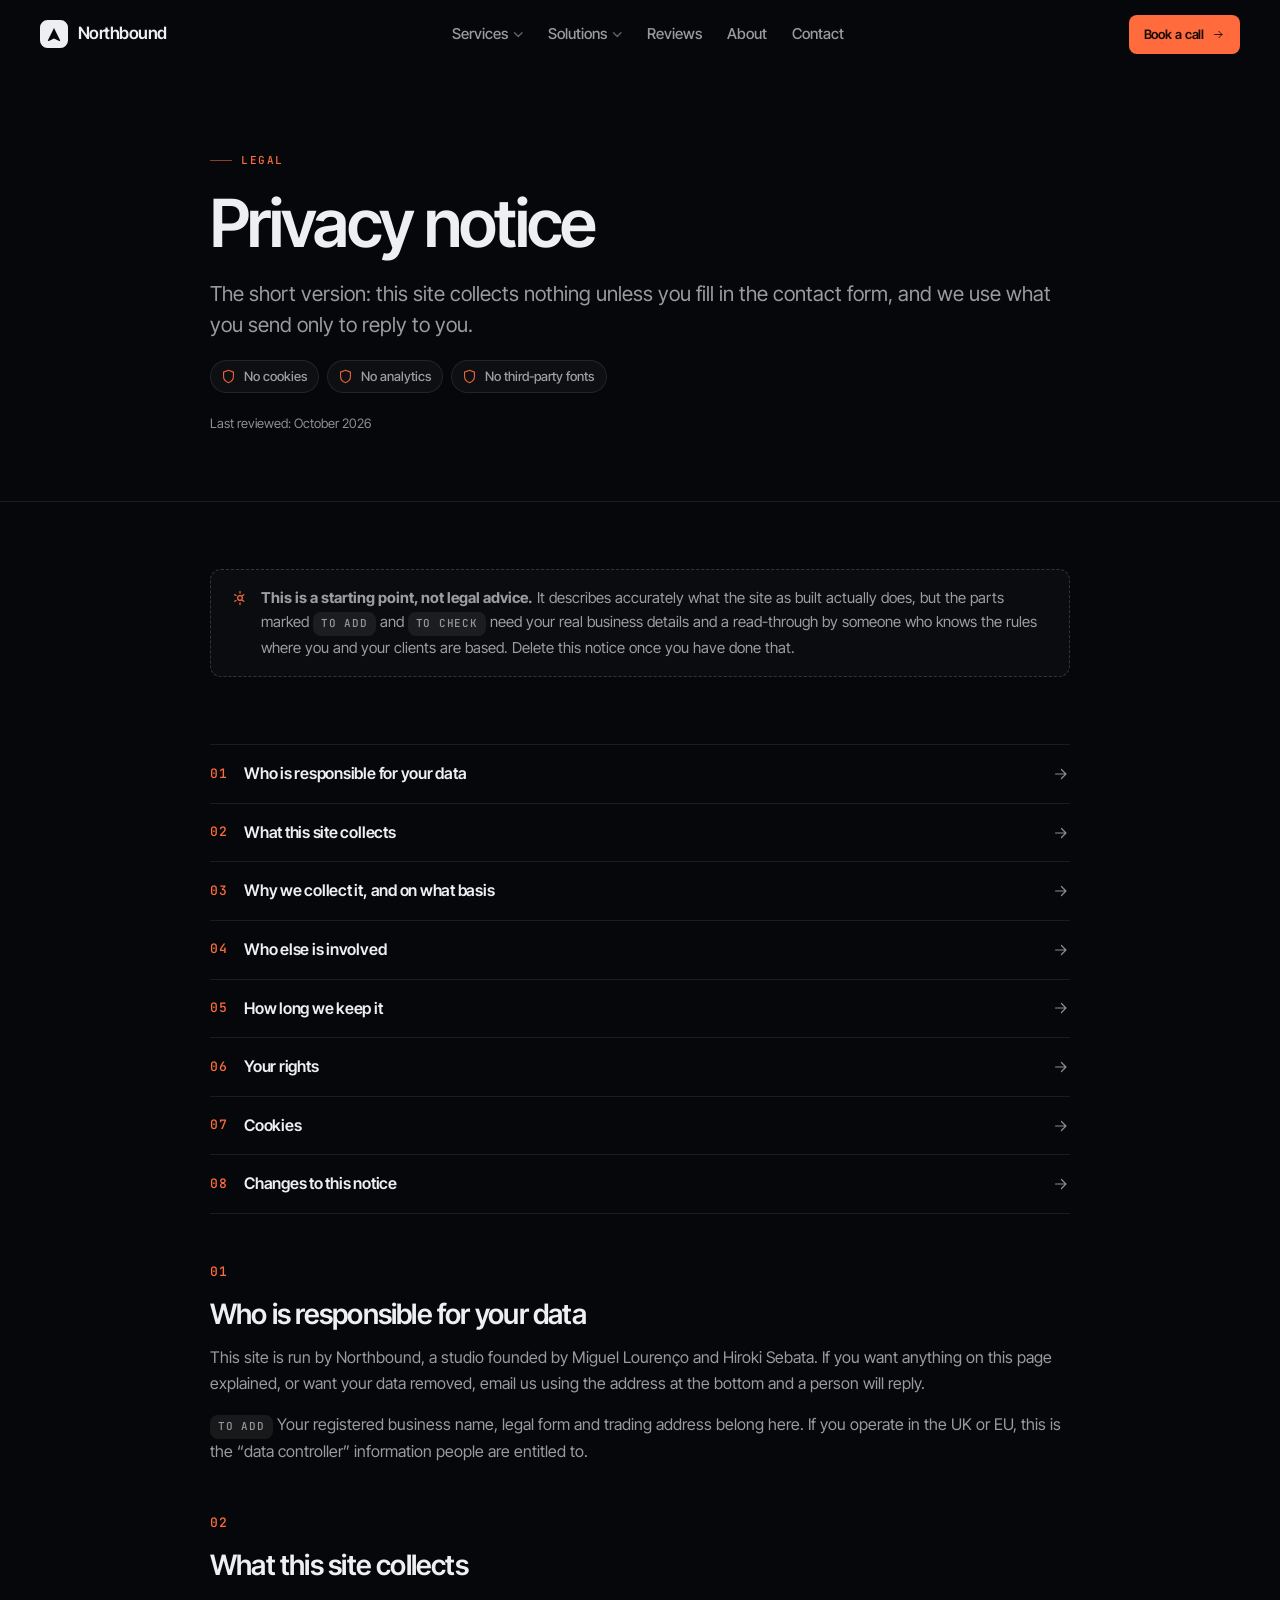
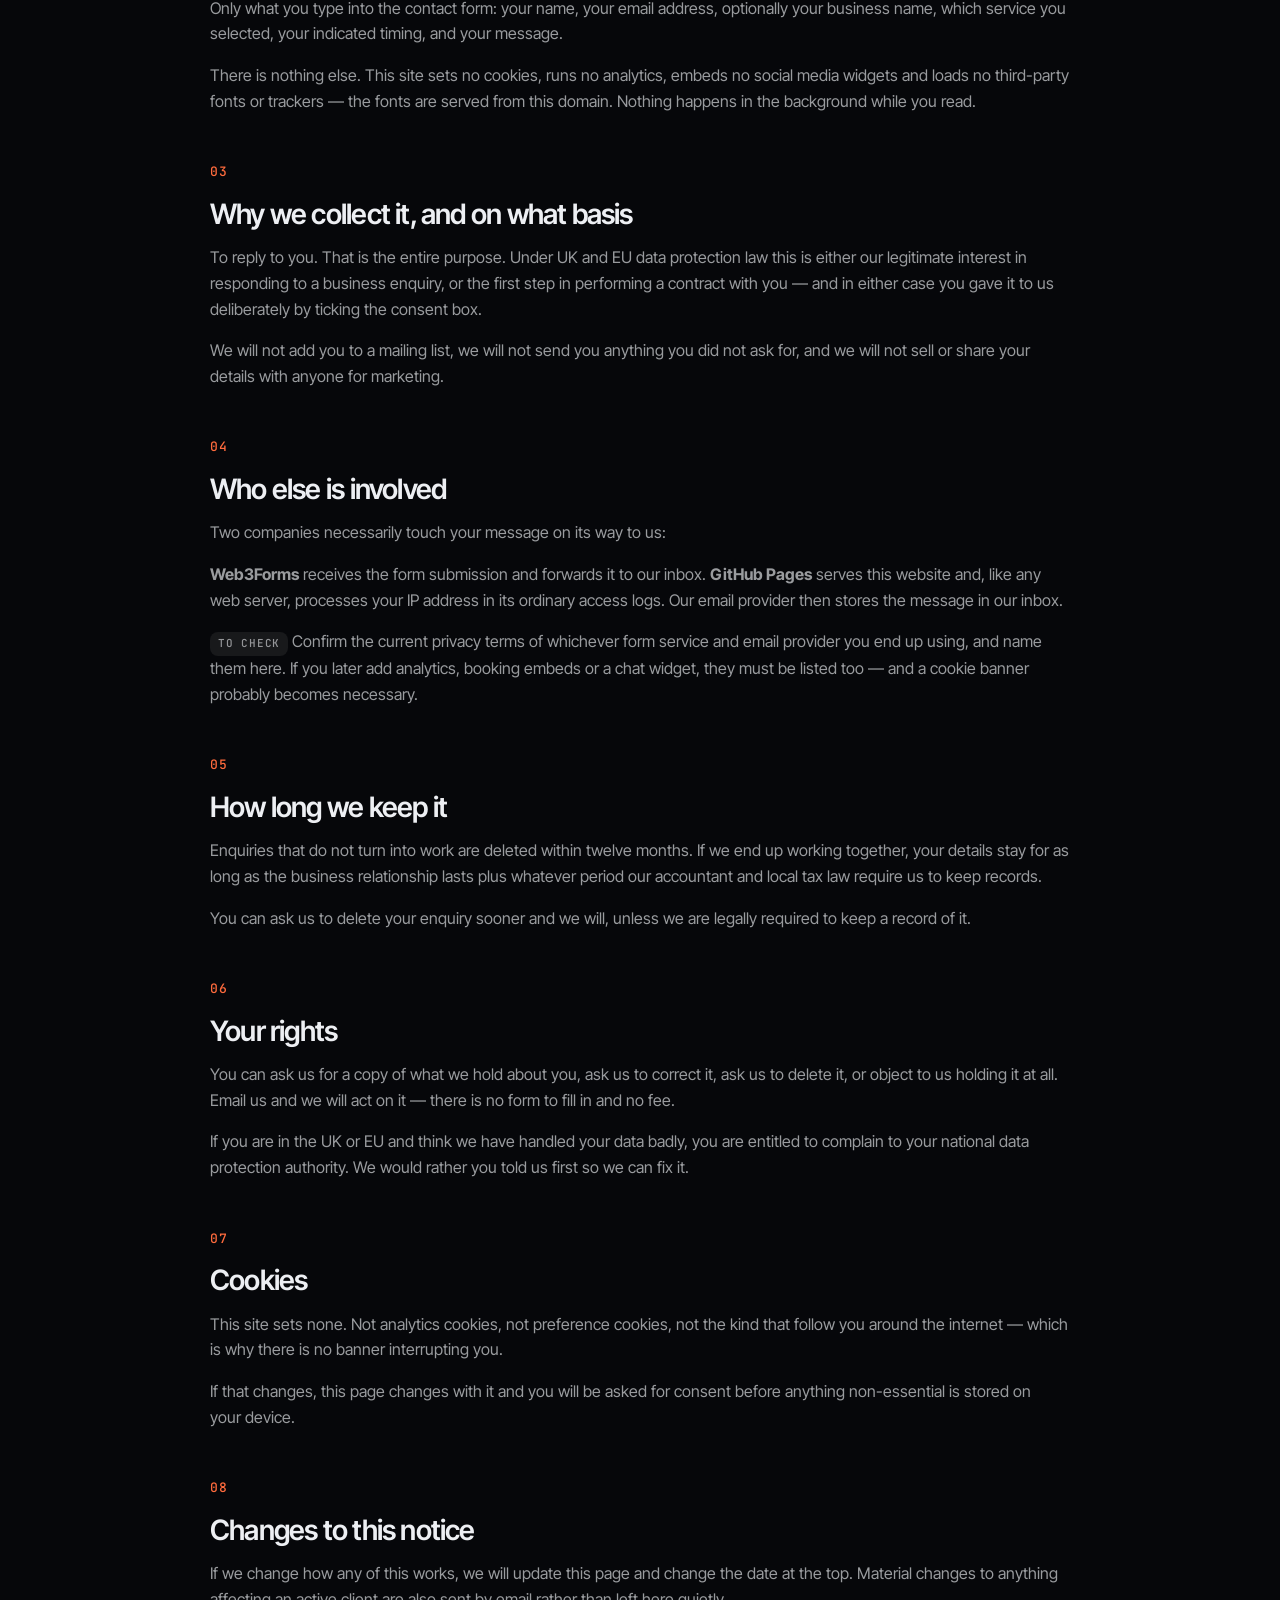
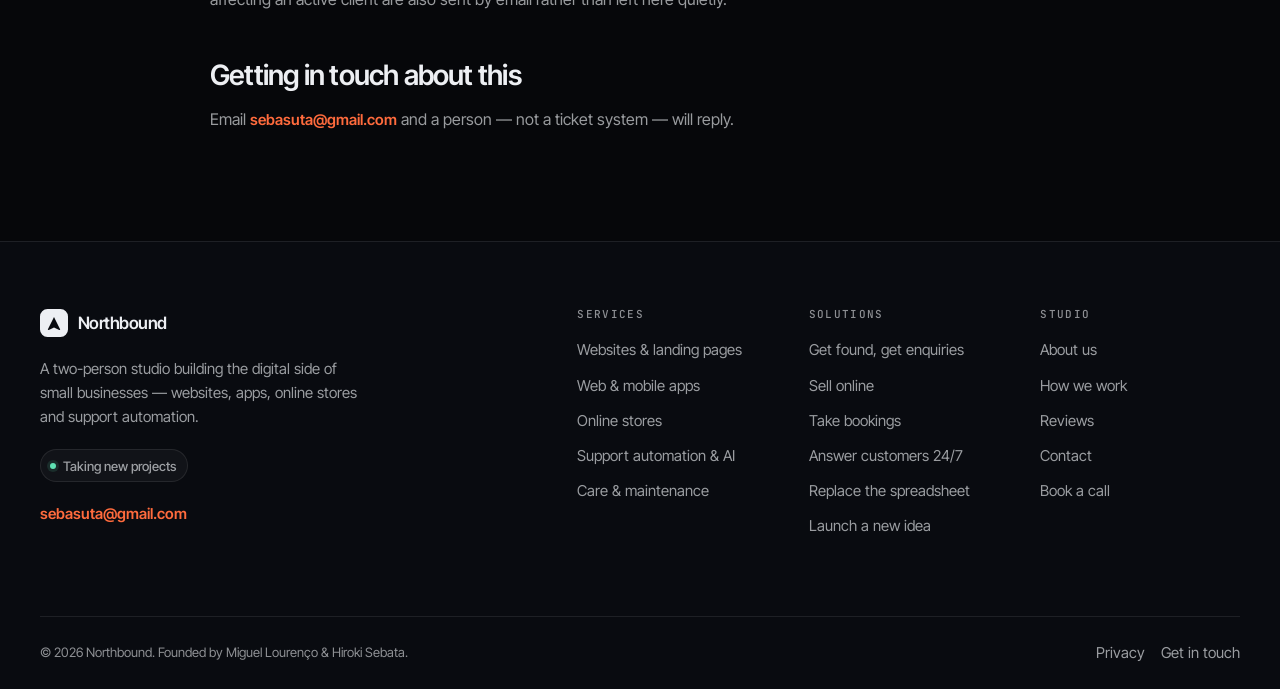
<file: privacy.html>
<!doctype html>
<html lang="en" class="no-js">
<head>
<meta charset="utf-8">
<meta name="viewport" content="width=device-width, initial-scale=1">
<title>Privacy notice | Northbound</title>
<meta name="description" content="What this website collects, why, who else is involved, and how to have it deleted. No cookies, no analytics, no third-party trackers.">
<link rel="canonical" href="https://hiroki-sebata.github.io/Agency-website/privacy.html">

<meta property="og:type" content="website">
<meta property="og:site_name" content="Northbound">
<meta property="og:title" content="Privacy notice | Northbound">
<meta property="og:description" content="What this website collects, why, who else is involved, and how to have it deleted. No cookies, no analytics, no third-party trackers.">
<meta property="og:url" content="https://hiroki-sebata.github.io/Agency-website/privacy.html">
<meta property="og:image" content="https://hiroki-sebata.github.io/Agency-website/assets/img/og-image.png">
<meta property="og:image:width" content="1200">
<meta property="og:image:height" content="630">
<meta property="og:image:alt" content="Northbound — websites, apps and automation for small businesses.">
<meta name="twitter:card" content="summary_large_image">
<meta name="twitter:title" content="Privacy notice | Northbound">
<meta name="twitter:description" content="What this website collects, why, who else is involved, and how to have it deleted. No cookies, no analytics, no third-party trackers.">
<meta name="twitter:image" content="https://hiroki-sebata.github.io/Agency-website/assets/img/og-image.png">

<meta name="theme-color" content="#06070a">
<link rel="icon" href="assets/img/favicon.svg" type="image/svg+xml">
<link rel="apple-touch-icon" href="assets/img/apple-touch-icon.png">
<link rel="manifest" href="site.webmanifest">

<link rel="preload" href="assets/fonts/inter-tight-latin.woff2" as="font" type="font/woff2" crossorigin>
<link rel="stylesheet" href="assets/fonts/fonts.css">
<link rel="stylesheet" href="assets/css/main.css">

</head>
<body>
<a class="skip" href="#main">Skip to content</a>
<header class="header">
  <div class="wrap">
    <nav class="nav" aria-label="Main">
      <a class="brand" href="index.html">
        <svg class="brand__mark" viewBox="0 0 32 32" aria-hidden="true" focusable="false"><path fill="currentColor" fill-rule="evenodd" d="M8.6 0h14.8A8.6 8.6 0 0 1 32 8.6v14.8a8.6 8.6 0 0 1-8.6 8.6H8.6A8.6 8.6 0 0 1 0 23.4V8.6A8.6 8.6 0 0 1 8.6 0Zm7.4 9.1L9.05 23a.74.74 0 0 0 1.02.97L16 21.03l5.93 2.94A.74.74 0 0 0 22.95 23L16 9.1Z"/></svg>
        <span>Northbound</span>
      </a>

      <div class="nav__menu">
        <ul class="nav__list">
          <li class="nav__item" data-mega-item>
            <button class="nav__link" type="button" data-mega-btn aria-expanded="false" aria-controls="mega-services">
              Services
              <svg class="nav__chev" viewBox="0 0 10 10" fill="none" aria-hidden="true"><path d="M1.5 3.6 5 7.1l3.5-3.5" stroke="currentColor" stroke-width="1.4" stroke-linecap="round" stroke-linejoin="round"/></svg>
            </button>
            <div class="mega" id="mega-services" data-mega-panel>
              <div class="mega__grid">
                <p class="mega__label">What we build</p>
          <a class="mega__link" href="services.html#websites">
            <span class="mega__ico"><svg class="" viewBox="0 0 24 24" fill="none" stroke="currentColor" stroke-width="1.6" stroke-linecap="round" stroke-linejoin="round" aria-hidden="true"><rect x="3" y="4" width="18" height="16" rx="2.5"/><path d="M3 9.2h18M6.6 6.6h.01M9.2 6.6h.01"/></svg></span>
            <span>
              <span class="mega__t">Websites &amp; landing pages</span>
              <span class="mega__d">Marketing sites that load fast and ask for the enquiry.</span>
            </span>
          </a>
          <a class="mega__link" href="services.html#apps">
            <span class="mega__ico"><svg class="" viewBox="0 0 24 24" fill="none" stroke="currentColor" stroke-width="1.6" stroke-linecap="round" stroke-linejoin="round" aria-hidden="true"><rect x="7" y="2.5" width="10" height="19" rx="2.8"/><path d="M10.8 18.6h2.4"/></svg></span>
            <span>
              <span class="mega__t">Web &amp; mobile apps</span>
              <span class="mega__d">Custom tools and products, built to be handed over.</span>
            </span>
          </a>
          <a class="mega__link" href="services.html#ecommerce">
            <span class="mega__ico"><svg class="" viewBox="0 0 24 24" fill="none" stroke="currentColor" stroke-width="1.6" stroke-linecap="round" stroke-linejoin="round" aria-hidden="true"><path d="M4.2 8h15.6l-1.2 11.1a2 2 0 0 1-2 1.8H7.4a2 2 0 0 1-2-1.8L4.2 8Z"/><path d="M9 8V6.2a3 3 0 0 1 6 0V8"/></svg></span>
            <span>
              <span class="mega__t">Online stores</span>
              <span class="mega__d">Sell, take payments and keep stock straight.</span>
            </span>
          </a>
          <a class="mega__link" href="services.html#automation">
            <span class="mega__ico"><svg class="" viewBox="0 0 24 24" fill="none" stroke="currentColor" stroke-width="1.6" stroke-linecap="round" stroke-linejoin="round" aria-hidden="true"><rect x="4" y="8.4" width="16" height="11.6" rx="3.2"/><path d="M12 4.8v3.6M9.2 14h.01M14.8 14h.01M9.6 17.3h4.8"/><circle cx="12" cy="3.6" r="1.3"/></svg></span>
            <span>
              <span class="mega__t">Support automation &amp; AI</span>
              <span class="mega__d">Answer the repeat questions without hiring for it.</span>
            </span>
          </a>
              </div>
              <div class="mega__foot">
                <span class="text-xs text-faint">Fixed scope. No retainers you can't leave.</span>
                <a class="tlink" href="services.html">All services <svg class="tlink__ico" viewBox="0 0 24 24" fill="none" stroke="currentColor" stroke-width="1.6" stroke-linecap="round" stroke-linejoin="round" aria-hidden="true"><path d="M4.8 12h13.4M12.6 6l6 6-6 6"/></svg></a>
              </div>
            </div>
          </li>

          <li class="nav__item" data-mega-item>
            <button class="nav__link" type="button" data-mega-btn aria-expanded="false" aria-controls="mega-solutions">
              Solutions
              <svg class="nav__chev" viewBox="0 0 10 10" fill="none" aria-hidden="true"><path d="M1.5 3.6 5 7.1l3.5-3.5" stroke="currentColor" stroke-width="1.4" stroke-linecap="round" stroke-linejoin="round"/></svg>
            </button>
            <div class="mega" id="mega-solutions" data-mega-panel>
              <div class="mega__grid">
                <p class="mega__label">Start from the problem</p>
          <a class="mega__link" href="solutions.html#enquiries">
            <span class="mega__ico"><svg class="" viewBox="0 0 24 24" fill="none" stroke="currentColor" stroke-width="1.6" stroke-linecap="round" stroke-linejoin="round" aria-hidden="true"><circle cx="11" cy="11" r="6.6"/><path d="M15.8 15.8 21 21"/></svg></span>
            <span>
              <span class="mega__t">Get found, get enquiries</span>
              <span class="mega__d">You exist online but nobody calls.</span>
            </span>
          </a>
          <a class="mega__link" href="solutions.html#sell">
            <span class="mega__ico"><svg class="" viewBox="0 0 24 24" fill="none" stroke="currentColor" stroke-width="1.6" stroke-linecap="round" stroke-linejoin="round" aria-hidden="true"><circle cx="9.6" cy="19.4" r="1.4"/><circle cx="17.4" cy="19.4" r="1.4"/><path d="M3 4.2h2.2l2.3 10.1a2 2 0 0 0 1.95 1.6h8.1a2 2 0 0 0 1.96-1.6L21 7.2H6"/></svg></span>
            <span>
              <span class="mega__t">Sell online</span>
              <span class="mega__d">Move from DMs and invoices to a real checkout.</span>
            </span>
          </a>
          <a class="mega__link" href="solutions.html#bookings">
            <span class="mega__ico"><svg class="" viewBox="0 0 24 24" fill="none" stroke="currentColor" stroke-width="1.6" stroke-linecap="round" stroke-linejoin="round" aria-hidden="true"><rect x="3.5" y="5.2" width="17" height="15.3" rx="2.6"/><path d="M3.5 10.2h17M8 3.2v4M16 3.2v4"/></svg></span>
            <span>
              <span class="mega__t">Take bookings</span>
              <span class="mega__d">Let people book themselves in, around the clock.</span>
            </span>
          </a>
          <a class="mega__link" href="solutions.html#support">
            <span class="mega__ico"><svg class="" viewBox="0 0 24 24" fill="none" stroke="currentColor" stroke-width="1.6" stroke-linecap="round" stroke-linejoin="round" aria-hidden="true"><path d="M20.4 12.3c0 4.1-3.75 7.4-8.4 7.4-.9 0-1.78-.12-2.6-.36L4.6 20.8l1.2-3.4a7.05 7.05 0 0 1-2.2-5.1c0-4.1 3.75-7.4 8.4-7.4s8.4 3.3 8.4 7.4Z"/></svg></span>
            <span>
              <span class="mega__t">Answer customers 24/7</span>
              <span class="mega__d">The same ten questions, handled for you.</span>
            </span>
          </a>
          <a class="mega__link" href="solutions.html#internal">
            <span class="mega__ico"><svg class="" viewBox="0 0 24 24" fill="none" stroke="currentColor" stroke-width="1.6" stroke-linecap="round" stroke-linejoin="round" aria-hidden="true"><rect x="3.5" y="4.6" width="17" height="15" rx="2.2"/><path d="M3.5 9.6h17M9.6 9.6v10"/></svg></span>
            <span>
              <span class="mega__t">Replace the spreadsheet</span>
              <span class="mega__d">One shared system instead of six tabs.</span>
            </span>
          </a>
          <a class="mega__link" href="solutions.html#mvp">
            <span class="mega__ico"><svg class="" viewBox="0 0 24 24" fill="none" stroke="currentColor" stroke-width="1.6" stroke-linecap="round" stroke-linejoin="round" aria-hidden="true"><path d="M12 3.1l1.95 5.05L19 10.1l-5.05 1.95L12 17.1l-1.95-5.05L5 10.1l5.05-1.95L12 3.1Z"/></svg></span>
            <span>
              <span class="mega__t">Launch a new idea</span>
              <span class="mega__d">Get a first version in front of real users.</span>
            </span>
          </a>
              </div>
              <div class="mega__foot">
                <span class="text-xs text-faint">Not sure which one? Say it in plain words on a call.</span>
                <a class="tlink" href="solutions.html">All solutions <svg class="tlink__ico" viewBox="0 0 24 24" fill="none" stroke="currentColor" stroke-width="1.6" stroke-linecap="round" stroke-linejoin="round" aria-hidden="true"><path d="M4.8 12h13.4M12.6 6l6 6-6 6"/></svg></a>
              </div>
            </div>
          </li>

          <li><a class="nav__link" href="reviews.html">Reviews</a></li>
          <li><a class="nav__link" href="about.html">About</a></li>
          <li><a class="nav__link" href="contact.html">Contact</a></li>
        </ul>
      </div>

      <div class="nav__actions">
        <a class="btn btn--sm nav__action-desktop" href="contact.html#book" data-book>
          Book a call <svg class="btn__ico" viewBox="0 0 24 24" fill="none" stroke="currentColor" stroke-width="1.6" stroke-linecap="round" stroke-linejoin="round" aria-hidden="true"><path d="M4.8 12h13.4M12.6 6l6 6-6 6"/></svg>
        </a>
        <button class="burger" type="button" data-drawer-toggle aria-expanded="false" aria-controls="drawer">
          <span class="sr-only">Menu</span>
          <span class="burger__box" aria-hidden="true">
            <span class="burger__line"></span><span class="burger__line"></span><span class="burger__line"></span>
          </span>
        </button>
      </div>
    </nav>
  </div>

  <div class="drawer" id="drawer" data-drawer>
    <div class="drawer__group" data-drawer-group>
      <button class="drawer__top" type="button" data-drawer-top aria-expanded="false" aria-controls="drawer-services">
        Services
        <svg class="nav__chev" viewBox="0 0 10 10" fill="none" aria-hidden="true"><path d="M1.5 3.6 5 7.1l3.5-3.5" stroke="currentColor" stroke-width="1.4" stroke-linecap="round" stroke-linejoin="round"/></svg>
      </button>
      <div class="drawer__sub" id="drawer-services">
        <div class="drawer__sub-inner">
          <ul class="drawer__sub-list">
              <li><a class="drawer__sub-link" href="services.html#websites"><svg class="mega__ico-sm" viewBox="0 0 24 24" fill="none" stroke="currentColor" stroke-width="1.6" stroke-linecap="round" stroke-linejoin="round" aria-hidden="true"><rect x="3" y="4" width="18" height="16" rx="2.5"/><path d="M3 9.2h18M6.6 6.6h.01M9.2 6.6h.01"/></svg><span>Websites &amp; landing pages</span></a></li>
              <li><a class="drawer__sub-link" href="services.html#apps"><svg class="mega__ico-sm" viewBox="0 0 24 24" fill="none" stroke="currentColor" stroke-width="1.6" stroke-linecap="round" stroke-linejoin="round" aria-hidden="true"><rect x="7" y="2.5" width="10" height="19" rx="2.8"/><path d="M10.8 18.6h2.4"/></svg><span>Web &amp; mobile apps</span></a></li>
              <li><a class="drawer__sub-link" href="services.html#ecommerce"><svg class="mega__ico-sm" viewBox="0 0 24 24" fill="none" stroke="currentColor" stroke-width="1.6" stroke-linecap="round" stroke-linejoin="round" aria-hidden="true"><path d="M4.2 8h15.6l-1.2 11.1a2 2 0 0 1-2 1.8H7.4a2 2 0 0 1-2-1.8L4.2 8Z"/><path d="M9 8V6.2a3 3 0 0 1 6 0V8"/></svg><span>Online stores</span></a></li>
              <li><a class="drawer__sub-link" href="services.html#automation"><svg class="mega__ico-sm" viewBox="0 0 24 24" fill="none" stroke="currentColor" stroke-width="1.6" stroke-linecap="round" stroke-linejoin="round" aria-hidden="true"><rect x="4" y="8.4" width="16" height="11.6" rx="3.2"/><path d="M12 4.8v3.6M9.2 14h.01M14.8 14h.01M9.6 17.3h4.8"/><circle cx="12" cy="3.6" r="1.3"/></svg><span>Support automation &amp; AI</span></a></li>
            <li><a class="drawer__sub-link accent" href="services.html">All services</a></li>
          </ul>
        </div>
      </div>
    </div>

    <div class="drawer__group" data-drawer-group>
      <button class="drawer__top" type="button" data-drawer-top aria-expanded="false" aria-controls="drawer-solutions">
        Solutions
        <svg class="nav__chev" viewBox="0 0 10 10" fill="none" aria-hidden="true"><path d="M1.5 3.6 5 7.1l3.5-3.5" stroke="currentColor" stroke-width="1.4" stroke-linecap="round" stroke-linejoin="round"/></svg>
      </button>
      <div class="drawer__sub" id="drawer-solutions">
        <div class="drawer__sub-inner">
          <ul class="drawer__sub-list">
              <li><a class="drawer__sub-link" href="solutions.html#enquiries"><svg class="mega__ico-sm" viewBox="0 0 24 24" fill="none" stroke="currentColor" stroke-width="1.6" stroke-linecap="round" stroke-linejoin="round" aria-hidden="true"><circle cx="11" cy="11" r="6.6"/><path d="M15.8 15.8 21 21"/></svg><span>Get found, get enquiries</span></a></li>
              <li><a class="drawer__sub-link" href="solutions.html#sell"><svg class="mega__ico-sm" viewBox="0 0 24 24" fill="none" stroke="currentColor" stroke-width="1.6" stroke-linecap="round" stroke-linejoin="round" aria-hidden="true"><circle cx="9.6" cy="19.4" r="1.4"/><circle cx="17.4" cy="19.4" r="1.4"/><path d="M3 4.2h2.2l2.3 10.1a2 2 0 0 0 1.95 1.6h8.1a2 2 0 0 0 1.96-1.6L21 7.2H6"/></svg><span>Sell online</span></a></li>
              <li><a class="drawer__sub-link" href="solutions.html#bookings"><svg class="mega__ico-sm" viewBox="0 0 24 24" fill="none" stroke="currentColor" stroke-width="1.6" stroke-linecap="round" stroke-linejoin="round" aria-hidden="true"><rect x="3.5" y="5.2" width="17" height="15.3" rx="2.6"/><path d="M3.5 10.2h17M8 3.2v4M16 3.2v4"/></svg><span>Take bookings</span></a></li>
              <li><a class="drawer__sub-link" href="solutions.html#support"><svg class="mega__ico-sm" viewBox="0 0 24 24" fill="none" stroke="currentColor" stroke-width="1.6" stroke-linecap="round" stroke-linejoin="round" aria-hidden="true"><path d="M20.4 12.3c0 4.1-3.75 7.4-8.4 7.4-.9 0-1.78-.12-2.6-.36L4.6 20.8l1.2-3.4a7.05 7.05 0 0 1-2.2-5.1c0-4.1 3.75-7.4 8.4-7.4s8.4 3.3 8.4 7.4Z"/></svg><span>Answer customers 24/7</span></a></li>
              <li><a class="drawer__sub-link" href="solutions.html#internal"><svg class="mega__ico-sm" viewBox="0 0 24 24" fill="none" stroke="currentColor" stroke-width="1.6" stroke-linecap="round" stroke-linejoin="round" aria-hidden="true"><rect x="3.5" y="4.6" width="17" height="15" rx="2.2"/><path d="M3.5 9.6h17M9.6 9.6v10"/></svg><span>Replace the spreadsheet</span></a></li>
              <li><a class="drawer__sub-link" href="solutions.html#mvp"><svg class="mega__ico-sm" viewBox="0 0 24 24" fill="none" stroke="currentColor" stroke-width="1.6" stroke-linecap="round" stroke-linejoin="round" aria-hidden="true"><path d="M12 3.1l1.95 5.05L19 10.1l-5.05 1.95L12 17.1l-1.95-5.05L5 10.1l5.05-1.95L12 3.1Z"/></svg><span>Launch a new idea</span></a></li>
            <li><a class="drawer__sub-link accent" href="solutions.html">All solutions</a></li>
          </ul>
        </div>
      </div>
    </div>

    <div class="drawer__group"><a class="drawer__top" href="reviews.html">Reviews</a></div>
    <div class="drawer__group"><a class="drawer__top" href="about.html">About</a></div>
    <div class="drawer__group"><a class="drawer__top" href="contact.html">Contact</a></div>

    <div class="drawer__actions">
      <a class="btn btn--lg btn--block" href="contact.html#book" data-book>Book a call <svg class="btn__ico" viewBox="0 0 24 24" fill="none" stroke="currentColor" stroke-width="1.6" stroke-linecap="round" stroke-linejoin="round" aria-hidden="true"><path d="M4.8 12h13.4M12.6 6l6 6-6 6"/></svg></a>
      <a class="btn btn--ghost btn--lg btn--block" href="contact.html#form">Send a message</a>
    </div>

    <div class="drawer__meta">
      <p class="text-xs text-faint">Reply <span data-response-time>within 1 business day</span>.</p>
    </div>
  </div>
</header>

<main id="main">

<section class="hero hero--page">
  <div class="wrap wrap--narrow">
    <div class="stack stack-5">
      <p class="eyebrow" data-reveal>Legal</p>
      <h1 class="hero__title hero__title--page" data-reveal>Privacy notice</h1>
      <p class="text-lead" data-reveal>
        The short version: this site collects nothing unless you fill in the contact form, and we use what you send only to reply to you.
      </p>
      <p class="row row--tight" data-reveal>
        <span class="pill"><svg class="mega__ico-sm" viewBox="0 0 24 24" fill="none" stroke="currentColor" stroke-width="1.6" stroke-linecap="round" stroke-linejoin="round" aria-hidden="true"><path d="M12 3.3l7 2.55v5.95c0 4.25-2.9 7.6-7 9.05-4.1-1.45-7-4.8-7-9.05V5.85L12 3.3Z"/></svg><span>No cookies</span></span>
        <span class="pill"><svg class="mega__ico-sm" viewBox="0 0 24 24" fill="none" stroke="currentColor" stroke-width="1.6" stroke-linecap="round" stroke-linejoin="round" aria-hidden="true"><path d="M12 3.3l7 2.55v5.95c0 4.25-2.9 7.6-7 9.05-4.1-1.45-7-4.8-7-9.05V5.85L12 3.3Z"/></svg><span>No analytics</span></span>
        <span class="pill"><svg class="mega__ico-sm" viewBox="0 0 24 24" fill="none" stroke="currentColor" stroke-width="1.6" stroke-linecap="round" stroke-linejoin="round" aria-hidden="true"><path d="M12 3.3l7 2.55v5.95c0 4.25-2.9 7.6-7 9.05-4.1-1.45-7-4.8-7-9.05V5.85L12 3.3Z"/></svg><span>No third-party fonts</span></span>
      </p>
      <p class="text-xs text-faint" data-reveal>Last reviewed: <time datetime="2026-10">October 2026</time></p>
    </div>
  </div>
</section>

<section class="sec sec--sm sec--line">
  <div class="wrap wrap--narrow">
    <div class="notice" data-reveal>
      <svg class="" viewBox="0 0 24 24" fill="none" stroke="currentColor" stroke-width="1.6" stroke-linecap="round" stroke-linejoin="round" aria-hidden="true"><circle cx="12" cy="12" r="3.1"/><path d="M12 3.2v2.3M12 18.5v2.3M4.8 7.6l2 1.15M15.2 15.25l2 1.15M4.8 16.4l2-1.15M15.2 8.75l2-1.15"/></svg>
      <span>
        <strong>This is a starting point, not legal advice.</strong>
        It describes accurately what the site as built actually does, but the parts marked
        <span class="badge badge--note">to add</span> and <span class="badge badge--note">to check</span> need your real business details
        and a read-through by someone who knows the rules where you and your clients are based. Delete this notice once you have done that.
      </span>
    </div>
  </div>
</section>

<section class="sec sec--flush-t">
  <div class="wrap wrap--narrow">
    <nav class="linklist" aria-label="On this page" style="margin-bottom:var(--s-12)">
      <a href="#who-we-are"><span class="num">01</span><span class="linklist__t" style="font-size:var(--t-body)">Who is responsible for your data</span><svg class="linklist__ico" viewBox="0 0 24 24" fill="none" stroke="currentColor" stroke-width="1.6" stroke-linecap="round" stroke-linejoin="round" aria-hidden="true"><path d="M4.8 12h13.4M12.6 6l6 6-6 6"/></svg></a>
      <a href="#what-we-collect"><span class="num">02</span><span class="linklist__t" style="font-size:var(--t-body)">What this site collects</span><svg class="linklist__ico" viewBox="0 0 24 24" fill="none" stroke="currentColor" stroke-width="1.6" stroke-linecap="round" stroke-linejoin="round" aria-hidden="true"><path d="M4.8 12h13.4M12.6 6l6 6-6 6"/></svg></a>
      <a href="#why"><span class="num">03</span><span class="linklist__t" style="font-size:var(--t-body)">Why we collect it, and on what basis</span><svg class="linklist__ico" viewBox="0 0 24 24" fill="none" stroke="currentColor" stroke-width="1.6" stroke-linecap="round" stroke-linejoin="round" aria-hidden="true"><path d="M4.8 12h13.4M12.6 6l6 6-6 6"/></svg></a>
      <a href="#who-sees-it"><span class="num">04</span><span class="linklist__t" style="font-size:var(--t-body)">Who else is involved</span><svg class="linklist__ico" viewBox="0 0 24 24" fill="none" stroke="currentColor" stroke-width="1.6" stroke-linecap="round" stroke-linejoin="round" aria-hidden="true"><path d="M4.8 12h13.4M12.6 6l6 6-6 6"/></svg></a>
      <a href="#how-long"><span class="num">05</span><span class="linklist__t" style="font-size:var(--t-body)">How long we keep it</span><svg class="linklist__ico" viewBox="0 0 24 24" fill="none" stroke="currentColor" stroke-width="1.6" stroke-linecap="round" stroke-linejoin="round" aria-hidden="true"><path d="M4.8 12h13.4M12.6 6l6 6-6 6"/></svg></a>
      <a href="#your-rights"><span class="num">06</span><span class="linklist__t" style="font-size:var(--t-body)">Your rights</span><svg class="linklist__ico" viewBox="0 0 24 24" fill="none" stroke="currentColor" stroke-width="1.6" stroke-linecap="round" stroke-linejoin="round" aria-hidden="true"><path d="M4.8 12h13.4M12.6 6l6 6-6 6"/></svg></a>
      <a href="#cookies"><span class="num">07</span><span class="linklist__t" style="font-size:var(--t-body)">Cookies</span><svg class="linklist__ico" viewBox="0 0 24 24" fill="none" stroke="currentColor" stroke-width="1.6" stroke-linecap="round" stroke-linejoin="round" aria-hidden="true"><path d="M4.8 12h13.4M12.6 6l6 6-6 6"/></svg></a>
      <a href="#changes"><span class="num">08</span><span class="linklist__t" style="font-size:var(--t-body)">Changes to this notice</span><svg class="linklist__ico" viewBox="0 0 24 24" fill="none" stroke="currentColor" stroke-width="1.6" stroke-linecap="round" stroke-linejoin="round" aria-hidden="true"><path d="M4.8 12h13.4M12.6 6l6 6-6 6"/></svg></a>
    </nav>

    <div class="stack stack-12">
      <section class="stack stack-4 anchor-offset" id="who-we-are" data-reveal>
        <span class="num">01</span>
        <h2 style="font-size:var(--t-h3)">Who is responsible for your data</h2>
        <p class="text-dim">This site is run by Northbound, a studio founded by Miguel Louren&ccedil;o and Hiroki Sebata. If you want anything on this page explained, or want your data removed, email us using the address at the bottom and a person will reply.</p>
        <p class="text-dim"><span class="badge badge--note">to add</span> Your registered business name, legal form and trading address belong here. If you operate in the UK or EU, this is the &ldquo;data controller&rdquo; information people are entitled to.</p>
      </section>
      <section class="stack stack-4 anchor-offset" id="what-we-collect" data-reveal>
        <span class="num">02</span>
        <h2 style="font-size:var(--t-h3)">What this site collects</h2>
        <p class="text-dim">Only what you type into the contact form: your name, your email address, optionally your business name, which service you selected, your indicated timing, and your message.</p>
        <p class="text-dim">There is nothing else. This site sets no cookies, runs no analytics, embeds no social media widgets and loads no third-party fonts or trackers — the fonts are served from this domain. Nothing happens in the background while you read.</p>
      </section>
      <section class="stack stack-4 anchor-offset" id="why" data-reveal>
        <span class="num">03</span>
        <h2 style="font-size:var(--t-h3)">Why we collect it, and on what basis</h2>
        <p class="text-dim">To reply to you. That is the entire purpose. Under UK and EU data protection law this is either our legitimate interest in responding to a business enquiry, or the first step in performing a contract with you — and in either case you gave it to us deliberately by ticking the consent box.</p>
        <p class="text-dim">We will not add you to a mailing list, we will not send you anything you did not ask for, and we will not sell or share your details with anyone for marketing.</p>
      </section>
      <section class="stack stack-4 anchor-offset" id="who-sees-it" data-reveal>
        <span class="num">04</span>
        <h2 style="font-size:var(--t-h3)">Who else is involved</h2>
        <p class="text-dim">Two companies necessarily touch your message on its way to us:</p>
        <p class="text-dim"><strong>Web3Forms</strong> receives the form submission and forwards it to our inbox. <strong>GitHub Pages</strong> serves this website and, like any web server, processes your IP address in its ordinary access logs. Our email provider then stores the message in our inbox.</p>
        <p class="text-dim"><span class="badge badge--note">to check</span> Confirm the current privacy terms of whichever form service and email provider you end up using, and name them here. If you later add analytics, booking embeds or a chat widget, they must be listed too — and a cookie banner probably becomes necessary.</p>
      </section>
      <section class="stack stack-4 anchor-offset" id="how-long" data-reveal>
        <span class="num">05</span>
        <h2 style="font-size:var(--t-h3)">How long we keep it</h2>
        <p class="text-dim">Enquiries that do not turn into work are deleted within twelve months. If we end up working together, your details stay for as long as the business relationship lasts plus whatever period our accountant and local tax law require us to keep records.</p>
        <p class="text-dim">You can ask us to delete your enquiry sooner and we will, unless we are legally required to keep a record of it.</p>
      </section>
      <section class="stack stack-4 anchor-offset" id="your-rights" data-reveal>
        <span class="num">06</span>
        <h2 style="font-size:var(--t-h3)">Your rights</h2>
        <p class="text-dim">You can ask us for a copy of what we hold about you, ask us to correct it, ask us to delete it, or object to us holding it at all. Email us and we will act on it — there is no form to fill in and no fee.</p>
        <p class="text-dim">If you are in the UK or EU and think we have handled your data badly, you are entitled to complain to your national data protection authority. We would rather you told us first so we can fix it.</p>
      </section>
      <section class="stack stack-4 anchor-offset" id="cookies" data-reveal>
        <span class="num">07</span>
        <h2 style="font-size:var(--t-h3)">Cookies</h2>
        <p class="text-dim">This site sets none. Not analytics cookies, not preference cookies, not the kind that follow you around the internet — which is why there is no banner interrupting you.</p>
        <p class="text-dim">If that changes, this page changes with it and you will be asked for consent before anything non-essential is stored on your device.</p>
      </section>
      <section class="stack stack-4 anchor-offset" id="changes" data-reveal>
        <span class="num">08</span>
        <h2 style="font-size:var(--t-h3)">Changes to this notice</h2>
        <p class="text-dim">If we change how any of this works, we will update this page and change the date at the top. Material changes to anything affecting an active client are also sent by email rather than left here quietly.</p>
      </section>

      <section class="stack stack-4" data-reveal>
        <h2 style="font-size:var(--t-h3)">Getting in touch about this</h2>
        <p class="text-dim">Email <a class="tlink" href="#" data-mail data-mail-text data-mail-subject="Privacy question">loading&hellip;</a> and a person &mdash; not a ticket system &mdash; will reply.</p>
      </section>
    </div>
  </div>
</section>

</main>

<footer class="footer">
  <div class="wrap">
    <div class="footer__top">
      <div class="footer__brand">
        <a class="brand" href="index.html"><svg class="brand__mark" viewBox="0 0 32 32" aria-hidden="true" focusable="false"><path fill="currentColor" fill-rule="evenodd" d="M8.6 0h14.8A8.6 8.6 0 0 1 32 8.6v14.8a8.6 8.6 0 0 1-8.6 8.6H8.6A8.6 8.6 0 0 1 0 23.4V8.6A8.6 8.6 0 0 1 8.6 0Zm7.4 9.1L9.05 23a.74.74 0 0 0 1.02.97L16 21.03l5.93 2.94A.74.74 0 0 0 22.95 23L16 9.1Z"/></svg><span>Northbound</span></a>
        <p class="text-sm text-dim">A two-person studio building the digital side of small businesses — websites, apps, online stores and support automation.</p>
        <p class="row row--tight">
          <span class="pill"><span class="pill__dot pill__dot--live" aria-hidden="true"></span><span>Taking new projects</span></span>
        </p>
        <p class="text-sm"><a class="tlink" href="#" data-mail data-mail-text data-mail-subject="Website enquiry">loading…</a></p>
        <p class="row row--tight">
          <a class="footer__link" data-social="linkedin" href="#" hidden>LinkedIn</a>
          <a class="footer__link" data-social="github" href="#" hidden>GitHub</a>
        </p>
      </div>

      <div class="footer__cols">
        
        <div>
          <h2 class="footer__h">Services</h2>
          <ul class="footer__list">
            <li><a class="footer__link" href="services.html#websites">Websites &amp; landing pages</a></li>
            <li><a class="footer__link" href="services.html#apps">Web &amp; mobile apps</a></li>
            <li><a class="footer__link" href="services.html#ecommerce">Online stores</a></li>
            <li><a class="footer__link" href="services.html#automation">Support automation &amp; AI</a></li>
            <li><a class="footer__link" href="services.html#care">Care &amp; maintenance</a></li>
          </ul>
        </div>
        
        <div>
          <h2 class="footer__h">Solutions</h2>
          <ul class="footer__list">
            <li><a class="footer__link" href="solutions.html#enquiries">Get found, get enquiries</a></li>
            <li><a class="footer__link" href="solutions.html#sell">Sell online</a></li>
            <li><a class="footer__link" href="solutions.html#bookings">Take bookings</a></li>
            <li><a class="footer__link" href="solutions.html#support">Answer customers 24/7</a></li>
            <li><a class="footer__link" href="solutions.html#internal">Replace the spreadsheet</a></li>
            <li><a class="footer__link" href="solutions.html#mvp">Launch a new idea</a></li>
          </ul>
        </div>
        
        <div>
          <h2 class="footer__h">Studio</h2>
          <ul class="footer__list">
            <li><a class="footer__link" href="about.html">About us</a></li>
            <li><a class="footer__link" href="about.html#how">How we work</a></li>
            <li><a class="footer__link" href="reviews.html">Reviews</a></li>
            <li><a class="footer__link" href="contact.html">Contact</a></li>
            <li><a class="footer__link" href="contact.html#book">Book a call</a></li>
          </ul>
        </div>
      </div>
    </div>

    <div class="footer__bottom">
      <p>&copy; <span data-year>2026</span> Northbound. Founded by Miguel Louren&ccedil;o &amp; Hiroki Sebata.</p>
      <nav class="footer__legal" aria-label="Legal">
        <a class="footer__link" href="privacy.html">Privacy</a>
        <a class="footer__link" href="contact.html">Get in touch</a>
      </nav>
    </div>
  </div>
</footer>

<script src="assets/js/config.js"></script>
<script src="assets/js/main.js" defer></script>
</body>
</html>
</file>
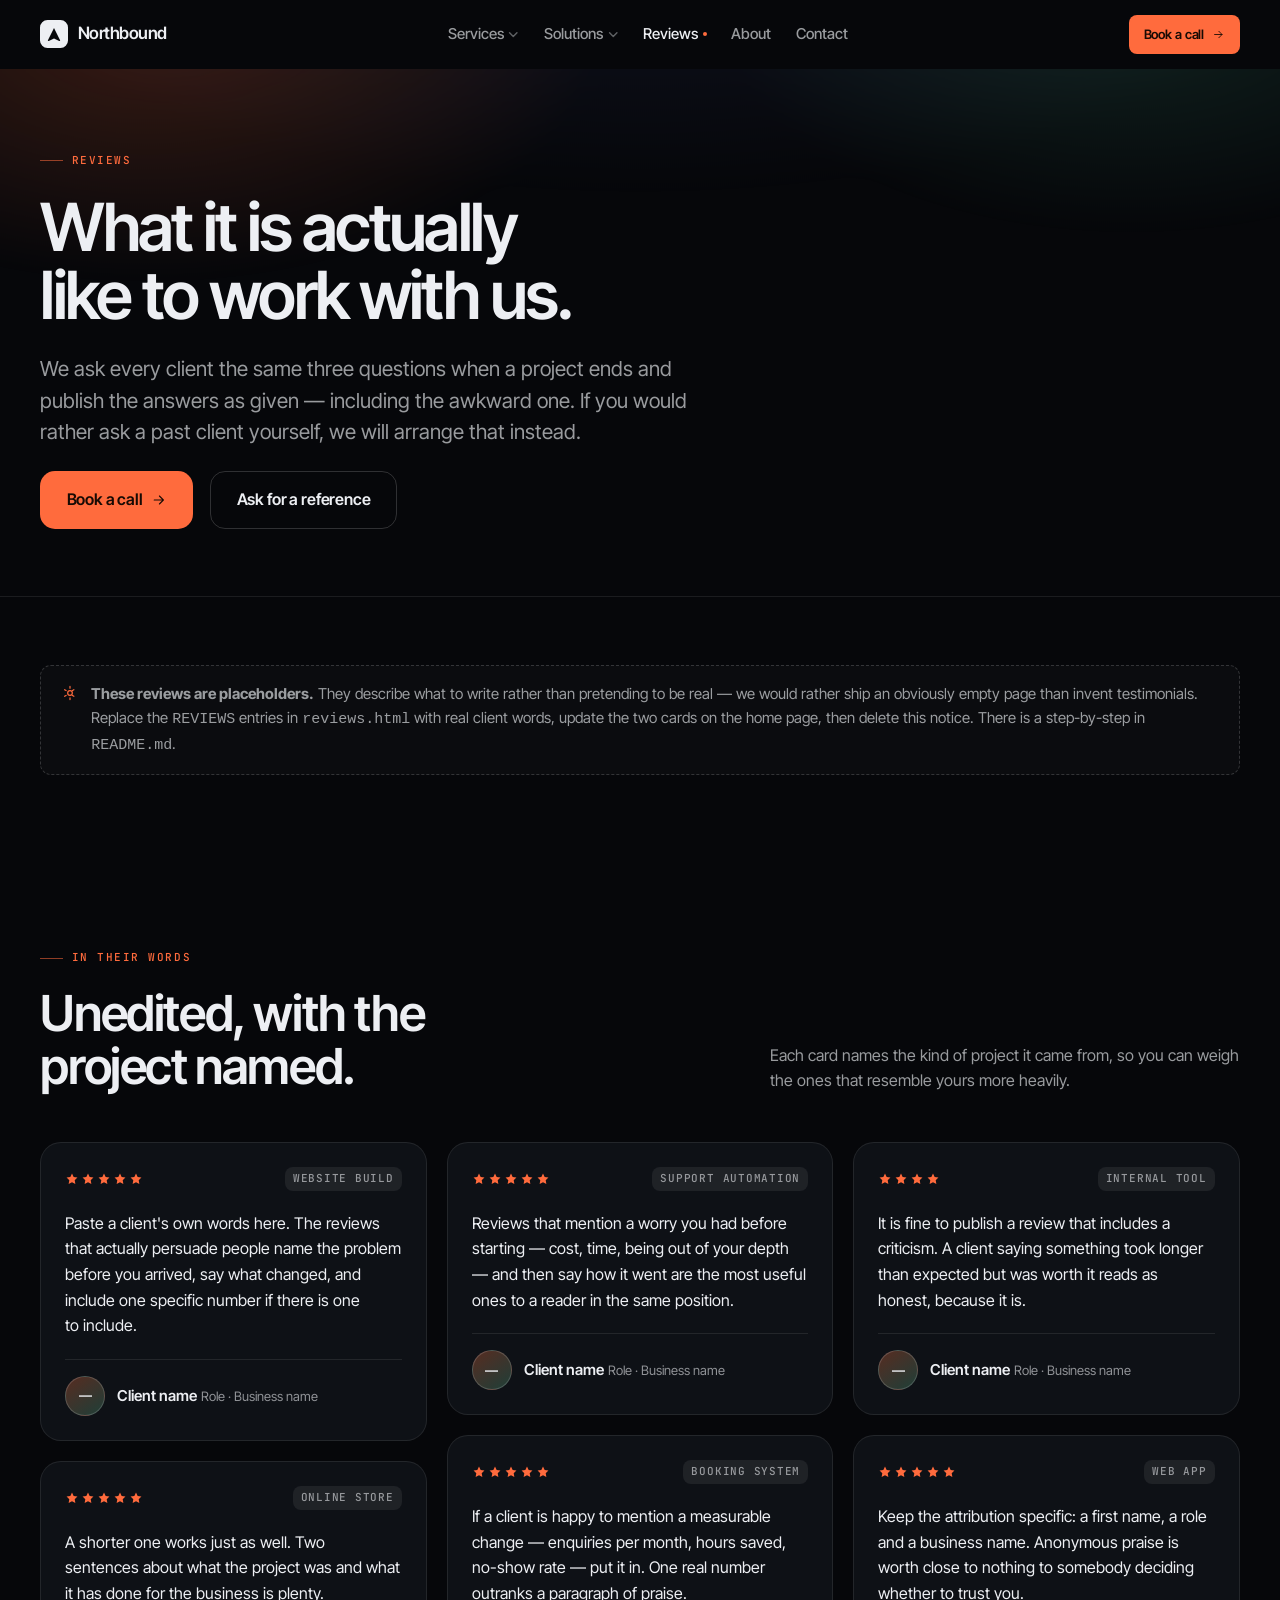
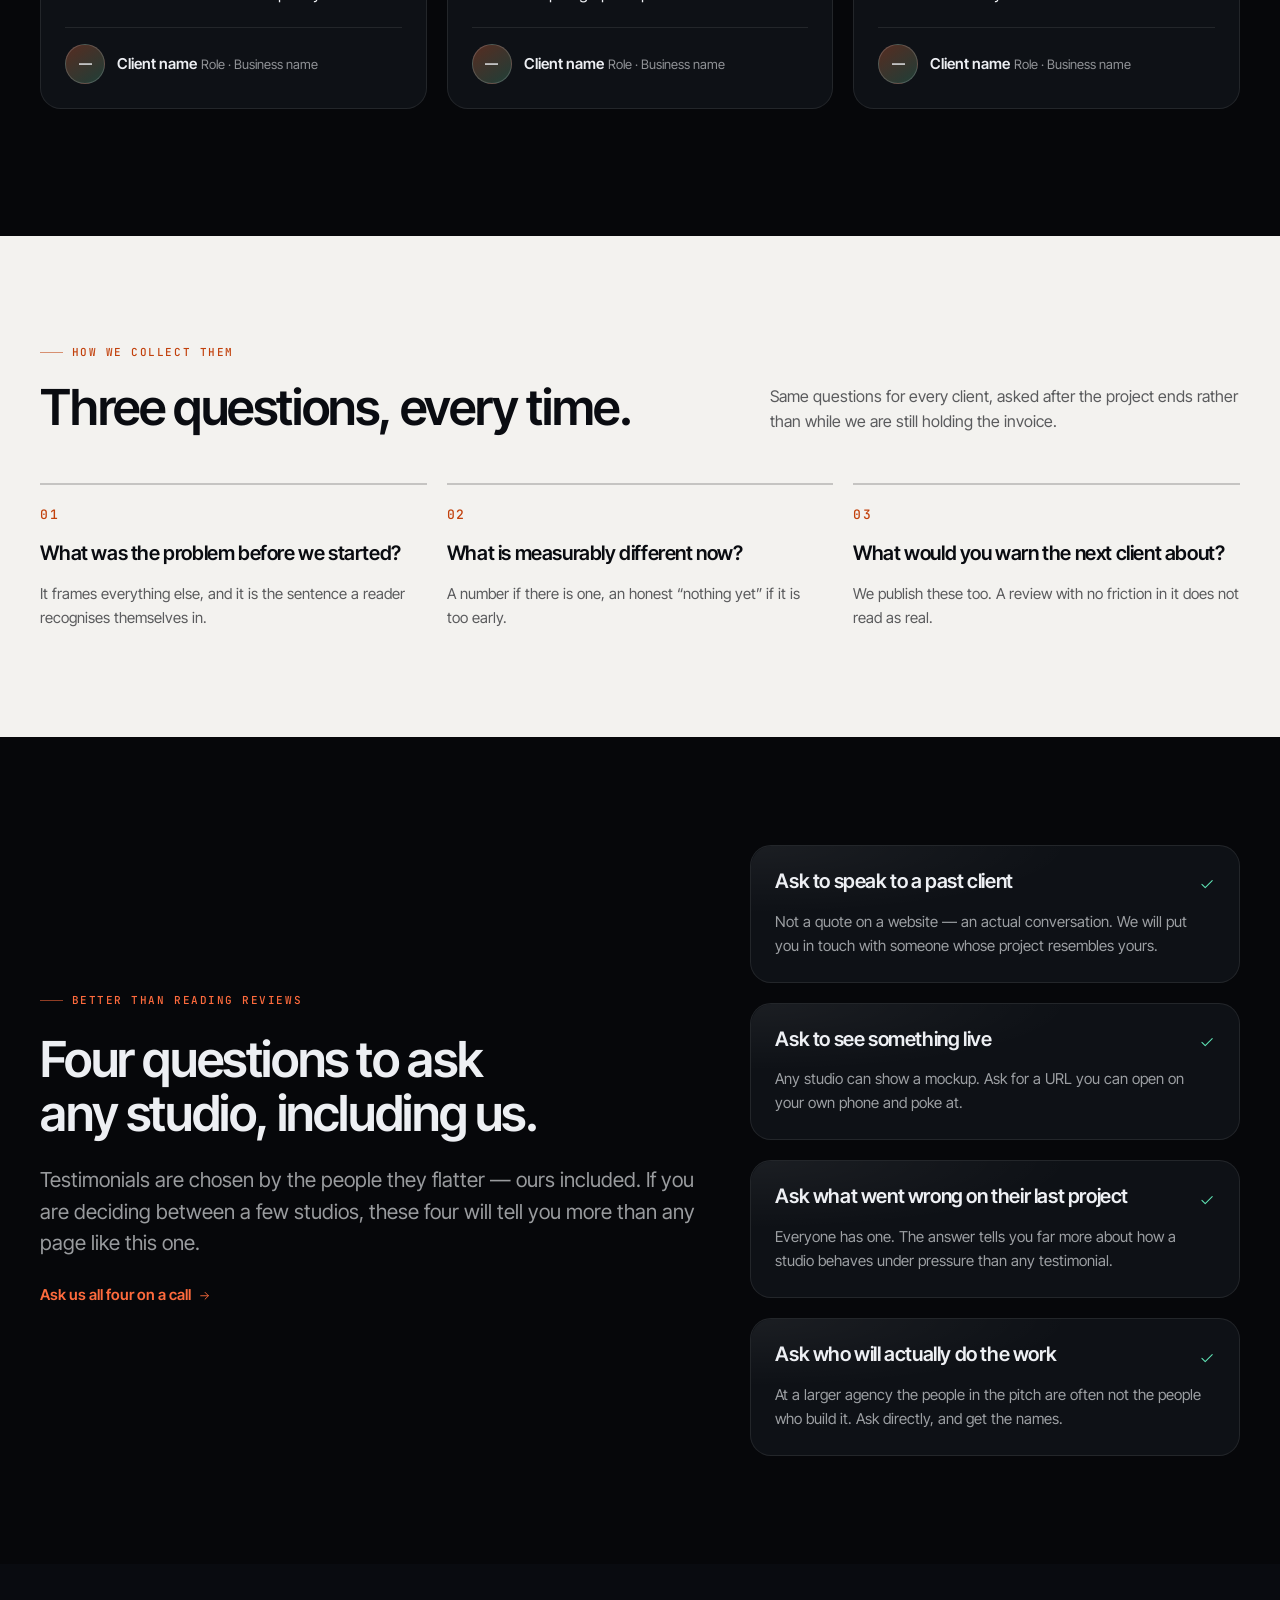
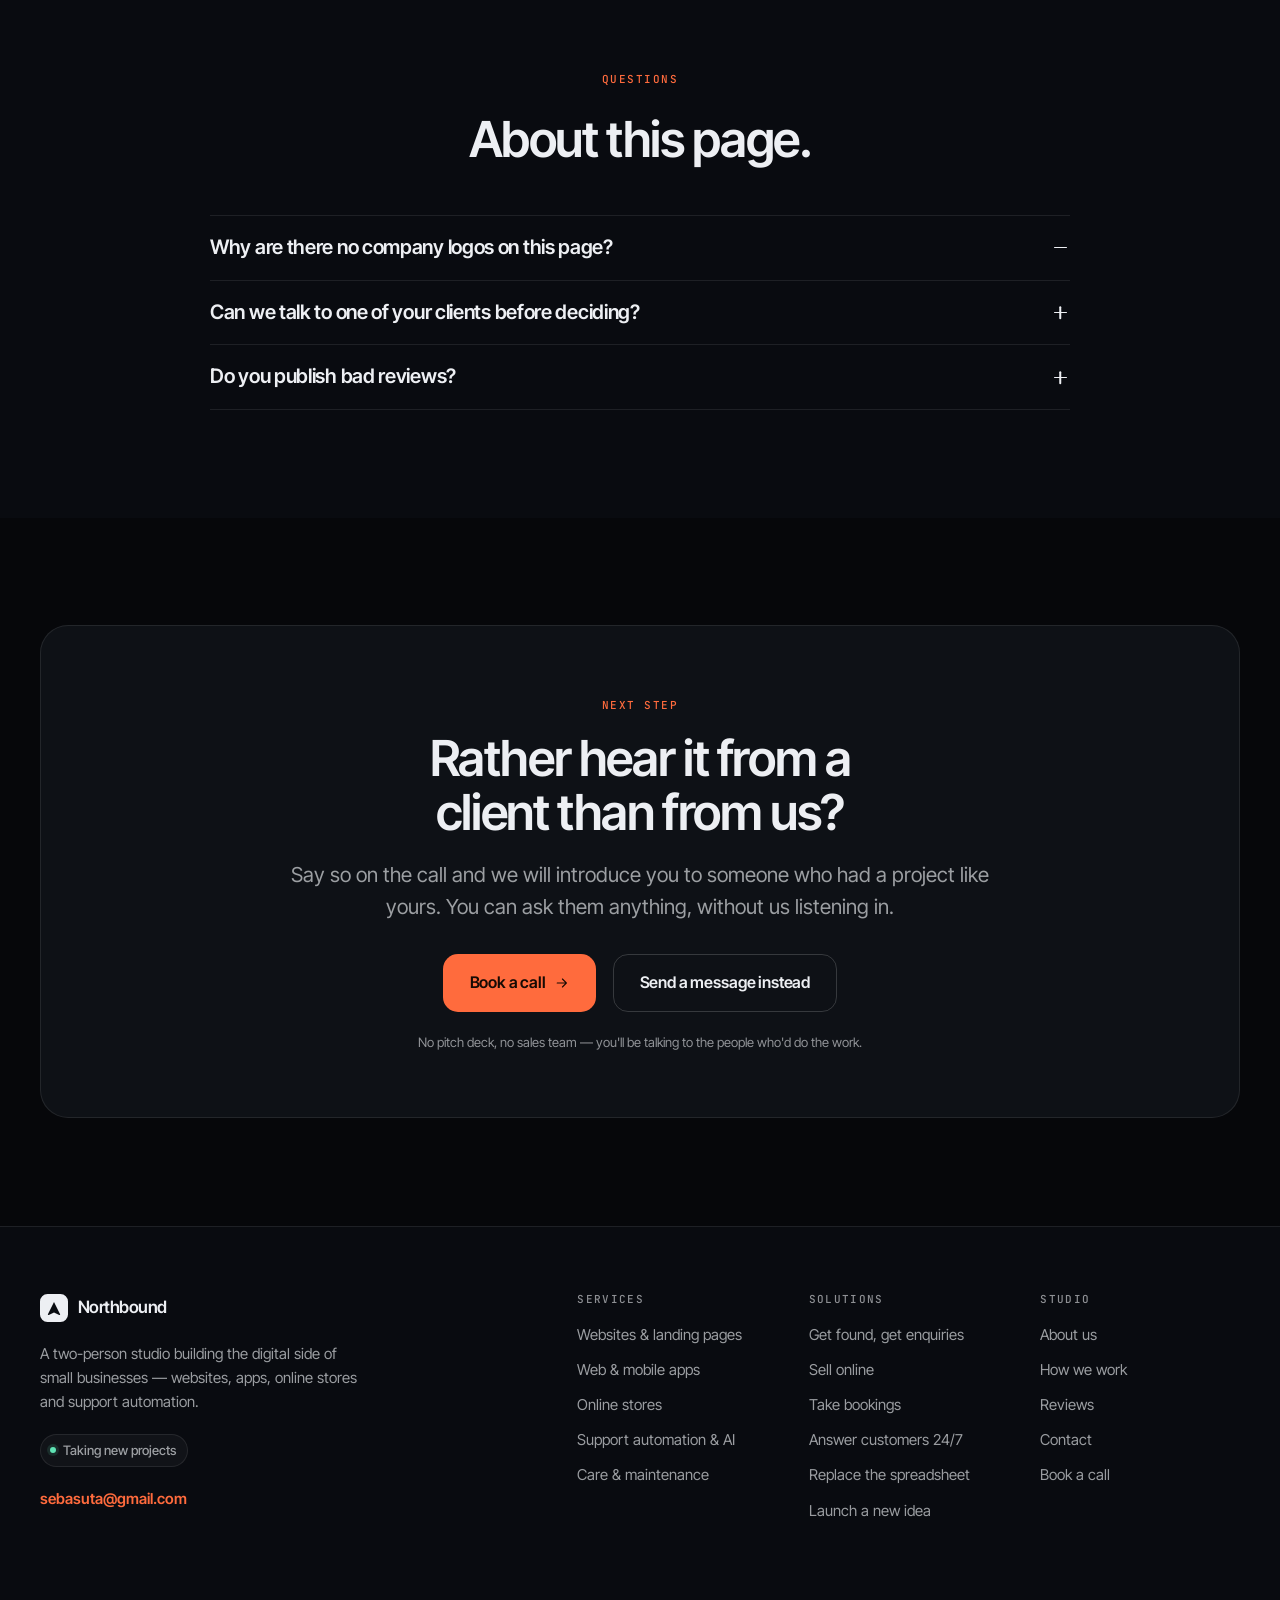
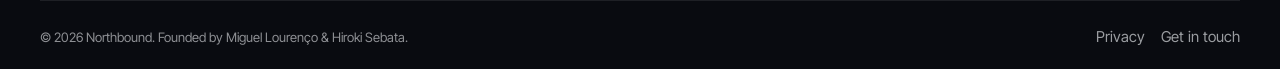
<file: reviews.html>
<!doctype html>
<html lang="en" class="no-js">
<head>
<meta charset="utf-8">
<meta name="viewport" content="width=device-width, initial-scale=1">
<title>Reviews — what clients say | Northbound</title>
<meta name="description" content="Client reviews of working with Northbound, published as given — including what they would warn the next client about. Ask us for a reference conversation before you decide.">
<link rel="canonical" href="https://hiroki-sebata.github.io/Agency-website/reviews.html">

<meta property="og:type" content="website">
<meta property="og:site_name" content="Northbound">
<meta property="og:title" content="Reviews — what clients say | Northbound">
<meta property="og:description" content="Client reviews of working with Northbound, published as given — including what they would warn the next client about. Ask us for a reference conversation before you decide.">
<meta property="og:url" content="https://hiroki-sebata.github.io/Agency-website/reviews.html">
<meta property="og:image" content="https://hiroki-sebata.github.io/Agency-website/assets/img/og-image.png">
<meta property="og:image:width" content="1200">
<meta property="og:image:height" content="630">
<meta property="og:image:alt" content="Northbound — websites, apps and automation for small businesses.">
<meta name="twitter:card" content="summary_large_image">
<meta name="twitter:title" content="Reviews — what clients say | Northbound">
<meta name="twitter:description" content="Client reviews of working with Northbound, published as given — including what they would warn the next client about. Ask us for a reference conversation before you decide.">
<meta name="twitter:image" content="https://hiroki-sebata.github.io/Agency-website/assets/img/og-image.png">

<meta name="theme-color" content="#06070a">
<link rel="icon" href="assets/img/favicon.svg" type="image/svg+xml">
<link rel="apple-touch-icon" href="assets/img/apple-touch-icon.png">
<link rel="manifest" href="site.webmanifest">

<link rel="preload" href="assets/fonts/inter-tight-latin.woff2" as="font" type="font/woff2" crossorigin>
<link rel="stylesheet" href="assets/fonts/fonts.css">
<link rel="stylesheet" href="assets/css/main.css">
<script type="application/ld+json">
{
  "@context": "https://schema.org",
  "@type": "BreadcrumbList",
  "itemListElement": [
    {
      "@type": "ListItem",
      "position": 1,
      "name": "Home",
      "item": "https://hiroki-sebata.github.io/Agency-website/"
    },
    {
      "@type": "ListItem",
      "position": 2,
      "name": "Reviews",
      "item": "https://hiroki-sebata.github.io/Agency-website/reviews.html"
    }
  ]
}
</script>
<script type="application/ld+json">
{
  "@context": "https://schema.org",
  "@type": "FAQPage",
  "mainEntity": [
    {
      "@type": "Question",
      "name": "Why are there no company logos on this page?",
      "acceptedAnswer": {
        "@type": "Answer",
        "text": "Because we will not put a client's brand on our site without asking, and we will not invent social proof to fill a gap. As clients agree, their names and logos will appear here. If you are weighing us up right now and want proof, ask on the call and we will arrange a reference conversation."
      }
    },
    {
      "@type": "Question",
      "name": "Can we talk to one of your clients before deciding?",
      "acceptedAnswer": {
        "@type": "Answer",
        "text": "Yes. Tell us what kind of project you are considering and we will introduce you to someone who had a similar one, so you can ask the awkward questions without us in the room. We would rather you did that than take our word for anything on this page."
      }
    },
    {
      "@type": "Question",
      "name": "Do you publish bad reviews?",
      "acceptedAnswer": {
        "@type": "Answer",
        "text": "We publish the answer to &ldquo;what would you warn the next client about&rdquo; as given, unedited. A page of unqualified praise is not believable and we would not believe it either. What we will not do is publish anything about a client's business they have not approved."
      }
    }
  ]
}
</script>
</head>
<body>
<a class="skip" href="#main">Skip to content</a>
<header class="header">
  <div class="wrap">
    <nav class="nav" aria-label="Main">
      <a class="brand" href="index.html">
        <svg class="brand__mark" viewBox="0 0 32 32" aria-hidden="true" focusable="false"><path fill="currentColor" fill-rule="evenodd" d="M8.6 0h14.8A8.6 8.6 0 0 1 32 8.6v14.8a8.6 8.6 0 0 1-8.6 8.6H8.6A8.6 8.6 0 0 1 0 23.4V8.6A8.6 8.6 0 0 1 8.6 0Zm7.4 9.1L9.05 23a.74.74 0 0 0 1.02.97L16 21.03l5.93 2.94A.74.74 0 0 0 22.95 23L16 9.1Z"/></svg>
        <span>Northbound</span>
      </a>

      <div class="nav__menu">
        <ul class="nav__list">
          <li class="nav__item" data-mega-item>
            <button class="nav__link" type="button" data-mega-btn aria-expanded="false" aria-controls="mega-services">
              Services
              <svg class="nav__chev" viewBox="0 0 10 10" fill="none" aria-hidden="true"><path d="M1.5 3.6 5 7.1l3.5-3.5" stroke="currentColor" stroke-width="1.4" stroke-linecap="round" stroke-linejoin="round"/></svg>
            </button>
            <div class="mega" id="mega-services" data-mega-panel>
              <div class="mega__grid">
                <p class="mega__label">What we build</p>
          <a class="mega__link" href="services.html#websites">
            <span class="mega__ico"><svg class="" viewBox="0 0 24 24" fill="none" stroke="currentColor" stroke-width="1.6" stroke-linecap="round" stroke-linejoin="round" aria-hidden="true"><rect x="3" y="4" width="18" height="16" rx="2.5"/><path d="M3 9.2h18M6.6 6.6h.01M9.2 6.6h.01"/></svg></span>
            <span>
              <span class="mega__t">Websites &amp; landing pages</span>
              <span class="mega__d">Marketing sites that load fast and ask for the enquiry.</span>
            </span>
          </a>
          <a class="mega__link" href="services.html#apps">
            <span class="mega__ico"><svg class="" viewBox="0 0 24 24" fill="none" stroke="currentColor" stroke-width="1.6" stroke-linecap="round" stroke-linejoin="round" aria-hidden="true"><rect x="7" y="2.5" width="10" height="19" rx="2.8"/><path d="M10.8 18.6h2.4"/></svg></span>
            <span>
              <span class="mega__t">Web &amp; mobile apps</span>
              <span class="mega__d">Custom tools and products, built to be handed over.</span>
            </span>
          </a>
          <a class="mega__link" href="services.html#ecommerce">
            <span class="mega__ico"><svg class="" viewBox="0 0 24 24" fill="none" stroke="currentColor" stroke-width="1.6" stroke-linecap="round" stroke-linejoin="round" aria-hidden="true"><path d="M4.2 8h15.6l-1.2 11.1a2 2 0 0 1-2 1.8H7.4a2 2 0 0 1-2-1.8L4.2 8Z"/><path d="M9 8V6.2a3 3 0 0 1 6 0V8"/></svg></span>
            <span>
              <span class="mega__t">Online stores</span>
              <span class="mega__d">Sell, take payments and keep stock straight.</span>
            </span>
          </a>
          <a class="mega__link" href="services.html#automation">
            <span class="mega__ico"><svg class="" viewBox="0 0 24 24" fill="none" stroke="currentColor" stroke-width="1.6" stroke-linecap="round" stroke-linejoin="round" aria-hidden="true"><rect x="4" y="8.4" width="16" height="11.6" rx="3.2"/><path d="M12 4.8v3.6M9.2 14h.01M14.8 14h.01M9.6 17.3h4.8"/><circle cx="12" cy="3.6" r="1.3"/></svg></span>
            <span>
              <span class="mega__t">Support automation &amp; AI</span>
              <span class="mega__d">Answer the repeat questions without hiring for it.</span>
            </span>
          </a>
              </div>
              <div class="mega__foot">
                <span class="text-xs text-faint">Fixed scope. No retainers you can't leave.</span>
                <a class="tlink" href="services.html">All services <svg class="tlink__ico" viewBox="0 0 24 24" fill="none" stroke="currentColor" stroke-width="1.6" stroke-linecap="round" stroke-linejoin="round" aria-hidden="true"><path d="M4.8 12h13.4M12.6 6l6 6-6 6"/></svg></a>
              </div>
            </div>
          </li>

          <li class="nav__item" data-mega-item>
            <button class="nav__link" type="button" data-mega-btn aria-expanded="false" aria-controls="mega-solutions">
              Solutions
              <svg class="nav__chev" viewBox="0 0 10 10" fill="none" aria-hidden="true"><path d="M1.5 3.6 5 7.1l3.5-3.5" stroke="currentColor" stroke-width="1.4" stroke-linecap="round" stroke-linejoin="round"/></svg>
            </button>
            <div class="mega" id="mega-solutions" data-mega-panel>
              <div class="mega__grid">
                <p class="mega__label">Start from the problem</p>
          <a class="mega__link" href="solutions.html#enquiries">
            <span class="mega__ico"><svg class="" viewBox="0 0 24 24" fill="none" stroke="currentColor" stroke-width="1.6" stroke-linecap="round" stroke-linejoin="round" aria-hidden="true"><circle cx="11" cy="11" r="6.6"/><path d="M15.8 15.8 21 21"/></svg></span>
            <span>
              <span class="mega__t">Get found, get enquiries</span>
              <span class="mega__d">You exist online but nobody calls.</span>
            </span>
          </a>
          <a class="mega__link" href="solutions.html#sell">
            <span class="mega__ico"><svg class="" viewBox="0 0 24 24" fill="none" stroke="currentColor" stroke-width="1.6" stroke-linecap="round" stroke-linejoin="round" aria-hidden="true"><circle cx="9.6" cy="19.4" r="1.4"/><circle cx="17.4" cy="19.4" r="1.4"/><path d="M3 4.2h2.2l2.3 10.1a2 2 0 0 0 1.95 1.6h8.1a2 2 0 0 0 1.96-1.6L21 7.2H6"/></svg></span>
            <span>
              <span class="mega__t">Sell online</span>
              <span class="mega__d">Move from DMs and invoices to a real checkout.</span>
            </span>
          </a>
          <a class="mega__link" href="solutions.html#bookings">
            <span class="mega__ico"><svg class="" viewBox="0 0 24 24" fill="none" stroke="currentColor" stroke-width="1.6" stroke-linecap="round" stroke-linejoin="round" aria-hidden="true"><rect x="3.5" y="5.2" width="17" height="15.3" rx="2.6"/><path d="M3.5 10.2h17M8 3.2v4M16 3.2v4"/></svg></span>
            <span>
              <span class="mega__t">Take bookings</span>
              <span class="mega__d">Let people book themselves in, around the clock.</span>
            </span>
          </a>
          <a class="mega__link" href="solutions.html#support">
            <span class="mega__ico"><svg class="" viewBox="0 0 24 24" fill="none" stroke="currentColor" stroke-width="1.6" stroke-linecap="round" stroke-linejoin="round" aria-hidden="true"><path d="M20.4 12.3c0 4.1-3.75 7.4-8.4 7.4-.9 0-1.78-.12-2.6-.36L4.6 20.8l1.2-3.4a7.05 7.05 0 0 1-2.2-5.1c0-4.1 3.75-7.4 8.4-7.4s8.4 3.3 8.4 7.4Z"/></svg></span>
            <span>
              <span class="mega__t">Answer customers 24/7</span>
              <span class="mega__d">The same ten questions, handled for you.</span>
            </span>
          </a>
          <a class="mega__link" href="solutions.html#internal">
            <span class="mega__ico"><svg class="" viewBox="0 0 24 24" fill="none" stroke="currentColor" stroke-width="1.6" stroke-linecap="round" stroke-linejoin="round" aria-hidden="true"><rect x="3.5" y="4.6" width="17" height="15" rx="2.2"/><path d="M3.5 9.6h17M9.6 9.6v10"/></svg></span>
            <span>
              <span class="mega__t">Replace the spreadsheet</span>
              <span class="mega__d">One shared system instead of six tabs.</span>
            </span>
          </a>
          <a class="mega__link" href="solutions.html#mvp">
            <span class="mega__ico"><svg class="" viewBox="0 0 24 24" fill="none" stroke="currentColor" stroke-width="1.6" stroke-linecap="round" stroke-linejoin="round" aria-hidden="true"><path d="M12 3.1l1.95 5.05L19 10.1l-5.05 1.95L12 17.1l-1.95-5.05L5 10.1l5.05-1.95L12 3.1Z"/></svg></span>
            <span>
              <span class="mega__t">Launch a new idea</span>
              <span class="mega__d">Get a first version in front of real users.</span>
            </span>
          </a>
              </div>
              <div class="mega__foot">
                <span class="text-xs text-faint">Not sure which one? Say it in plain words on a call.</span>
                <a class="tlink" href="solutions.html">All solutions <svg class="tlink__ico" viewBox="0 0 24 24" fill="none" stroke="currentColor" stroke-width="1.6" stroke-linecap="round" stroke-linejoin="round" aria-hidden="true"><path d="M4.8 12h13.4M12.6 6l6 6-6 6"/></svg></a>
              </div>
            </div>
          </li>

          <li><a class="nav__link" href="reviews.html" aria-current="page">Reviews</a></li>
          <li><a class="nav__link" href="about.html">About</a></li>
          <li><a class="nav__link" href="contact.html">Contact</a></li>
        </ul>
      </div>

      <div class="nav__actions">
        <a class="btn btn--sm nav__action-desktop" href="contact.html#book" data-book>
          Book a call <svg class="btn__ico" viewBox="0 0 24 24" fill="none" stroke="currentColor" stroke-width="1.6" stroke-linecap="round" stroke-linejoin="round" aria-hidden="true"><path d="M4.8 12h13.4M12.6 6l6 6-6 6"/></svg>
        </a>
        <button class="burger" type="button" data-drawer-toggle aria-expanded="false" aria-controls="drawer">
          <span class="sr-only">Menu</span>
          <span class="burger__box" aria-hidden="true">
            <span class="burger__line"></span><span class="burger__line"></span><span class="burger__line"></span>
          </span>
        </button>
      </div>
    </nav>
  </div>

  <div class="drawer" id="drawer" data-drawer>
    <div class="drawer__group" data-drawer-group>
      <button class="drawer__top" type="button" data-drawer-top aria-expanded="false" aria-controls="drawer-services">
        Services
        <svg class="nav__chev" viewBox="0 0 10 10" fill="none" aria-hidden="true"><path d="M1.5 3.6 5 7.1l3.5-3.5" stroke="currentColor" stroke-width="1.4" stroke-linecap="round" stroke-linejoin="round"/></svg>
      </button>
      <div class="drawer__sub" id="drawer-services">
        <div class="drawer__sub-inner">
          <ul class="drawer__sub-list">
              <li><a class="drawer__sub-link" href="services.html#websites"><svg class="mega__ico-sm" viewBox="0 0 24 24" fill="none" stroke="currentColor" stroke-width="1.6" stroke-linecap="round" stroke-linejoin="round" aria-hidden="true"><rect x="3" y="4" width="18" height="16" rx="2.5"/><path d="M3 9.2h18M6.6 6.6h.01M9.2 6.6h.01"/></svg><span>Websites &amp; landing pages</span></a></li>
              <li><a class="drawer__sub-link" href="services.html#apps"><svg class="mega__ico-sm" viewBox="0 0 24 24" fill="none" stroke="currentColor" stroke-width="1.6" stroke-linecap="round" stroke-linejoin="round" aria-hidden="true"><rect x="7" y="2.5" width="10" height="19" rx="2.8"/><path d="M10.8 18.6h2.4"/></svg><span>Web &amp; mobile apps</span></a></li>
              <li><a class="drawer__sub-link" href="services.html#ecommerce"><svg class="mega__ico-sm" viewBox="0 0 24 24" fill="none" stroke="currentColor" stroke-width="1.6" stroke-linecap="round" stroke-linejoin="round" aria-hidden="true"><path d="M4.2 8h15.6l-1.2 11.1a2 2 0 0 1-2 1.8H7.4a2 2 0 0 1-2-1.8L4.2 8Z"/><path d="M9 8V6.2a3 3 0 0 1 6 0V8"/></svg><span>Online stores</span></a></li>
              <li><a class="drawer__sub-link" href="services.html#automation"><svg class="mega__ico-sm" viewBox="0 0 24 24" fill="none" stroke="currentColor" stroke-width="1.6" stroke-linecap="round" stroke-linejoin="round" aria-hidden="true"><rect x="4" y="8.4" width="16" height="11.6" rx="3.2"/><path d="M12 4.8v3.6M9.2 14h.01M14.8 14h.01M9.6 17.3h4.8"/><circle cx="12" cy="3.6" r="1.3"/></svg><span>Support automation &amp; AI</span></a></li>
            <li><a class="drawer__sub-link accent" href="services.html">All services</a></li>
          </ul>
        </div>
      </div>
    </div>

    <div class="drawer__group" data-drawer-group>
      <button class="drawer__top" type="button" data-drawer-top aria-expanded="false" aria-controls="drawer-solutions">
        Solutions
        <svg class="nav__chev" viewBox="0 0 10 10" fill="none" aria-hidden="true"><path d="M1.5 3.6 5 7.1l3.5-3.5" stroke="currentColor" stroke-width="1.4" stroke-linecap="round" stroke-linejoin="round"/></svg>
      </button>
      <div class="drawer__sub" id="drawer-solutions">
        <div class="drawer__sub-inner">
          <ul class="drawer__sub-list">
              <li><a class="drawer__sub-link" href="solutions.html#enquiries"><svg class="mega__ico-sm" viewBox="0 0 24 24" fill="none" stroke="currentColor" stroke-width="1.6" stroke-linecap="round" stroke-linejoin="round" aria-hidden="true"><circle cx="11" cy="11" r="6.6"/><path d="M15.8 15.8 21 21"/></svg><span>Get found, get enquiries</span></a></li>
              <li><a class="drawer__sub-link" href="solutions.html#sell"><svg class="mega__ico-sm" viewBox="0 0 24 24" fill="none" stroke="currentColor" stroke-width="1.6" stroke-linecap="round" stroke-linejoin="round" aria-hidden="true"><circle cx="9.6" cy="19.4" r="1.4"/><circle cx="17.4" cy="19.4" r="1.4"/><path d="M3 4.2h2.2l2.3 10.1a2 2 0 0 0 1.95 1.6h8.1a2 2 0 0 0 1.96-1.6L21 7.2H6"/></svg><span>Sell online</span></a></li>
              <li><a class="drawer__sub-link" href="solutions.html#bookings"><svg class="mega__ico-sm" viewBox="0 0 24 24" fill="none" stroke="currentColor" stroke-width="1.6" stroke-linecap="round" stroke-linejoin="round" aria-hidden="true"><rect x="3.5" y="5.2" width="17" height="15.3" rx="2.6"/><path d="M3.5 10.2h17M8 3.2v4M16 3.2v4"/></svg><span>Take bookings</span></a></li>
              <li><a class="drawer__sub-link" href="solutions.html#support"><svg class="mega__ico-sm" viewBox="0 0 24 24" fill="none" stroke="currentColor" stroke-width="1.6" stroke-linecap="round" stroke-linejoin="round" aria-hidden="true"><path d="M20.4 12.3c0 4.1-3.75 7.4-8.4 7.4-.9 0-1.78-.12-2.6-.36L4.6 20.8l1.2-3.4a7.05 7.05 0 0 1-2.2-5.1c0-4.1 3.75-7.4 8.4-7.4s8.4 3.3 8.4 7.4Z"/></svg><span>Answer customers 24/7</span></a></li>
              <li><a class="drawer__sub-link" href="solutions.html#internal"><svg class="mega__ico-sm" viewBox="0 0 24 24" fill="none" stroke="currentColor" stroke-width="1.6" stroke-linecap="round" stroke-linejoin="round" aria-hidden="true"><rect x="3.5" y="4.6" width="17" height="15" rx="2.2"/><path d="M3.5 9.6h17M9.6 9.6v10"/></svg><span>Replace the spreadsheet</span></a></li>
              <li><a class="drawer__sub-link" href="solutions.html#mvp"><svg class="mega__ico-sm" viewBox="0 0 24 24" fill="none" stroke="currentColor" stroke-width="1.6" stroke-linecap="round" stroke-linejoin="round" aria-hidden="true"><path d="M12 3.1l1.95 5.05L19 10.1l-5.05 1.95L12 17.1l-1.95-5.05L5 10.1l5.05-1.95L12 3.1Z"/></svg><span>Launch a new idea</span></a></li>
            <li><a class="drawer__sub-link accent" href="solutions.html">All solutions</a></li>
          </ul>
        </div>
      </div>
    </div>

    <div class="drawer__group"><a class="drawer__top" href="reviews.html">Reviews</a></div>
    <div class="drawer__group"><a class="drawer__top" href="about.html">About</a></div>
    <div class="drawer__group"><a class="drawer__top" href="contact.html">Contact</a></div>

    <div class="drawer__actions">
      <a class="btn btn--lg btn--block" href="contact.html#book" data-book>Book a call <svg class="btn__ico" viewBox="0 0 24 24" fill="none" stroke="currentColor" stroke-width="1.6" stroke-linecap="round" stroke-linejoin="round" aria-hidden="true"><path d="M4.8 12h13.4M12.6 6l6 6-6 6"/></svg></a>
      <a class="btn btn--ghost btn--lg btn--block" href="contact.html#form">Send a message</a>
    </div>

    <div class="drawer__meta">
      <p class="text-xs text-faint">Reply <span data-response-time>within 1 business day</span>.</p>
    </div>
  </div>
</header>

<main id="main">

<section class="hero hero--page">
  <span class="hero__bg" aria-hidden="true"></span>
  <div class="wrap">
    <div class="stack stack-6" style="max-width:820px">
      <p class="eyebrow" data-reveal>Reviews</p>
      <h1 class="hero__title hero__title--page" data-reveal>What it is actually like to work with us.</h1>
      <p class="text-lead hero__lead" data-reveal>
        We ask every client the same three questions when a project ends and publish the answers as given — including the awkward one.
        If you would rather ask a past client yourself, we will arrange that instead.
      </p>
      <div class="row" data-reveal>
        <a class="btn btn--lg" href="contact.html#book" data-book>Book a call <svg class="btn__ico" viewBox="0 0 24 24" fill="none" stroke="currentColor" stroke-width="1.6" stroke-linecap="round" stroke-linejoin="round" aria-hidden="true"><path d="M4.8 12h13.4M12.6 6l6 6-6 6"/></svg></a>
        <a class="btn btn--ghost btn--lg" href="contact.html?service=reference#form">Ask for a reference</a>
      </div>
    </div>
  </div>
</section>

<section class="sec sec--sm sec--line">
  <div class="wrap">
    <div class="notice" data-reveal>
      <svg class="" viewBox="0 0 24 24" fill="none" stroke="currentColor" stroke-width="1.6" stroke-linecap="round" stroke-linejoin="round" aria-hidden="true"><circle cx="12" cy="12" r="3.1"/><path d="M12 3.2v2.3M12 18.5v2.3M4.8 7.6l2 1.15M15.2 15.25l2 1.15M4.8 16.4l2-1.15M15.2 8.75l2-1.15"/></svg>
      <span>
        <strong>These reviews are placeholders.</strong>
        They describe what to write rather than pretending to be real — we would rather ship an obviously empty page than invent testimonials.
        Replace the <code>REVIEWS</code> entries in <code>reviews.html</code> with real client words, update the two cards on the home page,
        then delete this notice. There is a step-by-step in <code>README.md</code>.
      </span>
    </div>
  </div>
</section>

<section class="sec">
  <div class="wrap">
    <div class="shead shead--split">
      <div class="stack stack-5">
        <p class="eyebrow" data-reveal>In their words</p>
        <h2 class="shead__title" data-reveal>Unedited, with the project named.</h2>
      </div>
      <p class="text-dim" data-reveal>Each card names the kind of project it came from, so you can weigh the ones that resemble yours more heavily.</p>
    </div>

    <div class="masonry masonry--4">
      <blockquote class="quote" data-reveal>
        <div class="row row--between">
          <span class="stars" role="img" aria-label="5 out of 5"><svg class="" viewBox="0 0 24 24" fill="none" stroke="currentColor" stroke-width="1.6" stroke-linecap="round" stroke-linejoin="round" aria-hidden="true"><path d="m12 2.7 2.86 5.9 6.5.93-4.72 4.53 1.13 6.4L12 17.44l-5.77 3.02 1.13-6.4L2.64 9.53l6.5-.93L12 2.7Z" fill="currentColor" stroke="none"/></svg><svg class="" viewBox="0 0 24 24" fill="none" stroke="currentColor" stroke-width="1.6" stroke-linecap="round" stroke-linejoin="round" aria-hidden="true"><path d="m12 2.7 2.86 5.9 6.5.93-4.72 4.53 1.13 6.4L12 17.44l-5.77 3.02 1.13-6.4L2.64 9.53l6.5-.93L12 2.7Z" fill="currentColor" stroke="none"/></svg><svg class="" viewBox="0 0 24 24" fill="none" stroke="currentColor" stroke-width="1.6" stroke-linecap="round" stroke-linejoin="round" aria-hidden="true"><path d="m12 2.7 2.86 5.9 6.5.93-4.72 4.53 1.13 6.4L12 17.44l-5.77 3.02 1.13-6.4L2.64 9.53l6.5-.93L12 2.7Z" fill="currentColor" stroke="none"/></svg><svg class="" viewBox="0 0 24 24" fill="none" stroke="currentColor" stroke-width="1.6" stroke-linecap="round" stroke-linejoin="round" aria-hidden="true"><path d="m12 2.7 2.86 5.9 6.5.93-4.72 4.53 1.13 6.4L12 17.44l-5.77 3.02 1.13-6.4L2.64 9.53l6.5-.93L12 2.7Z" fill="currentColor" stroke="none"/></svg><svg class="" viewBox="0 0 24 24" fill="none" stroke="currentColor" stroke-width="1.6" stroke-linecap="round" stroke-linejoin="round" aria-hidden="true"><path d="m12 2.7 2.86 5.9 6.5.93-4.72 4.53 1.13 6.4L12 17.44l-5.77 3.02 1.13-6.4L2.64 9.53l6.5-.93L12 2.7Z" fill="currentColor" stroke="none"/></svg></span>
          <span class="badge badge--note">Website build</span>
        </div>
        <p class="quote__body">Paste a client's own words here. The reviews that actually persuade people name the problem before you arrived, say what changed, and include one specific number if there is one to include.</p>
        <footer class="quote__who">
          <span class="avatar" aria-hidden="true">&mdash;</span>
          <span>
            <span class="quote__name">Client name</span>
            <span class="quote__role">Role &middot; Business name</span>
          </span>
        </footer>
      </blockquote>
      <blockquote class="quote" data-reveal>
        <div class="row row--between">
          <span class="stars" role="img" aria-label="5 out of 5"><svg class="" viewBox="0 0 24 24" fill="none" stroke="currentColor" stroke-width="1.6" stroke-linecap="round" stroke-linejoin="round" aria-hidden="true"><path d="m12 2.7 2.86 5.9 6.5.93-4.72 4.53 1.13 6.4L12 17.44l-5.77 3.02 1.13-6.4L2.64 9.53l6.5-.93L12 2.7Z" fill="currentColor" stroke="none"/></svg><svg class="" viewBox="0 0 24 24" fill="none" stroke="currentColor" stroke-width="1.6" stroke-linecap="round" stroke-linejoin="round" aria-hidden="true"><path d="m12 2.7 2.86 5.9 6.5.93-4.72 4.53 1.13 6.4L12 17.44l-5.77 3.02 1.13-6.4L2.64 9.53l6.5-.93L12 2.7Z" fill="currentColor" stroke="none"/></svg><svg class="" viewBox="0 0 24 24" fill="none" stroke="currentColor" stroke-width="1.6" stroke-linecap="round" stroke-linejoin="round" aria-hidden="true"><path d="m12 2.7 2.86 5.9 6.5.93-4.72 4.53 1.13 6.4L12 17.44l-5.77 3.02 1.13-6.4L2.64 9.53l6.5-.93L12 2.7Z" fill="currentColor" stroke="none"/></svg><svg class="" viewBox="0 0 24 24" fill="none" stroke="currentColor" stroke-width="1.6" stroke-linecap="round" stroke-linejoin="round" aria-hidden="true"><path d="m12 2.7 2.86 5.9 6.5.93-4.72 4.53 1.13 6.4L12 17.44l-5.77 3.02 1.13-6.4L2.64 9.53l6.5-.93L12 2.7Z" fill="currentColor" stroke="none"/></svg><svg class="" viewBox="0 0 24 24" fill="none" stroke="currentColor" stroke-width="1.6" stroke-linecap="round" stroke-linejoin="round" aria-hidden="true"><path d="m12 2.7 2.86 5.9 6.5.93-4.72 4.53 1.13 6.4L12 17.44l-5.77 3.02 1.13-6.4L2.64 9.53l6.5-.93L12 2.7Z" fill="currentColor" stroke="none"/></svg></span>
          <span class="badge badge--note">Online store</span>
        </div>
        <p class="quote__body">A shorter one works just as well. Two sentences about what the project was and what it has done for the business is plenty.</p>
        <footer class="quote__who">
          <span class="avatar" aria-hidden="true">&mdash;</span>
          <span>
            <span class="quote__name">Client name</span>
            <span class="quote__role">Role &middot; Business name</span>
          </span>
        </footer>
      </blockquote>
      <blockquote class="quote" data-reveal>
        <div class="row row--between">
          <span class="stars" role="img" aria-label="5 out of 5"><svg class="" viewBox="0 0 24 24" fill="none" stroke="currentColor" stroke-width="1.6" stroke-linecap="round" stroke-linejoin="round" aria-hidden="true"><path d="m12 2.7 2.86 5.9 6.5.93-4.72 4.53 1.13 6.4L12 17.44l-5.77 3.02 1.13-6.4L2.64 9.53l6.5-.93L12 2.7Z" fill="currentColor" stroke="none"/></svg><svg class="" viewBox="0 0 24 24" fill="none" stroke="currentColor" stroke-width="1.6" stroke-linecap="round" stroke-linejoin="round" aria-hidden="true"><path d="m12 2.7 2.86 5.9 6.5.93-4.72 4.53 1.13 6.4L12 17.44l-5.77 3.02 1.13-6.4L2.64 9.53l6.5-.93L12 2.7Z" fill="currentColor" stroke="none"/></svg><svg class="" viewBox="0 0 24 24" fill="none" stroke="currentColor" stroke-width="1.6" stroke-linecap="round" stroke-linejoin="round" aria-hidden="true"><path d="m12 2.7 2.86 5.9 6.5.93-4.72 4.53 1.13 6.4L12 17.44l-5.77 3.02 1.13-6.4L2.64 9.53l6.5-.93L12 2.7Z" fill="currentColor" stroke="none"/></svg><svg class="" viewBox="0 0 24 24" fill="none" stroke="currentColor" stroke-width="1.6" stroke-linecap="round" stroke-linejoin="round" aria-hidden="true"><path d="m12 2.7 2.86 5.9 6.5.93-4.72 4.53 1.13 6.4L12 17.44l-5.77 3.02 1.13-6.4L2.64 9.53l6.5-.93L12 2.7Z" fill="currentColor" stroke="none"/></svg><svg class="" viewBox="0 0 24 24" fill="none" stroke="currentColor" stroke-width="1.6" stroke-linecap="round" stroke-linejoin="round" aria-hidden="true"><path d="m12 2.7 2.86 5.9 6.5.93-4.72 4.53 1.13 6.4L12 17.44l-5.77 3.02 1.13-6.4L2.64 9.53l6.5-.93L12 2.7Z" fill="currentColor" stroke="none"/></svg></span>
          <span class="badge badge--note">Support automation</span>
        </div>
        <p class="quote__body">Reviews that mention a worry you had before starting — cost, time, being out of your depth — and then say how it went are the most useful ones to a reader in the same position.</p>
        <footer class="quote__who">
          <span class="avatar" aria-hidden="true">&mdash;</span>
          <span>
            <span class="quote__name">Client name</span>
            <span class="quote__role">Role &middot; Business name</span>
          </span>
        </footer>
      </blockquote>
      <blockquote class="quote" data-reveal>
        <div class="row row--between">
          <span class="stars" role="img" aria-label="5 out of 5"><svg class="" viewBox="0 0 24 24" fill="none" stroke="currentColor" stroke-width="1.6" stroke-linecap="round" stroke-linejoin="round" aria-hidden="true"><path d="m12 2.7 2.86 5.9 6.5.93-4.72 4.53 1.13 6.4L12 17.44l-5.77 3.02 1.13-6.4L2.64 9.53l6.5-.93L12 2.7Z" fill="currentColor" stroke="none"/></svg><svg class="" viewBox="0 0 24 24" fill="none" stroke="currentColor" stroke-width="1.6" stroke-linecap="round" stroke-linejoin="round" aria-hidden="true"><path d="m12 2.7 2.86 5.9 6.5.93-4.72 4.53 1.13 6.4L12 17.44l-5.77 3.02 1.13-6.4L2.64 9.53l6.5-.93L12 2.7Z" fill="currentColor" stroke="none"/></svg><svg class="" viewBox="0 0 24 24" fill="none" stroke="currentColor" stroke-width="1.6" stroke-linecap="round" stroke-linejoin="round" aria-hidden="true"><path d="m12 2.7 2.86 5.9 6.5.93-4.72 4.53 1.13 6.4L12 17.44l-5.77 3.02 1.13-6.4L2.64 9.53l6.5-.93L12 2.7Z" fill="currentColor" stroke="none"/></svg><svg class="" viewBox="0 0 24 24" fill="none" stroke="currentColor" stroke-width="1.6" stroke-linecap="round" stroke-linejoin="round" aria-hidden="true"><path d="m12 2.7 2.86 5.9 6.5.93-4.72 4.53 1.13 6.4L12 17.44l-5.77 3.02 1.13-6.4L2.64 9.53l6.5-.93L12 2.7Z" fill="currentColor" stroke="none"/></svg><svg class="" viewBox="0 0 24 24" fill="none" stroke="currentColor" stroke-width="1.6" stroke-linecap="round" stroke-linejoin="round" aria-hidden="true"><path d="m12 2.7 2.86 5.9 6.5.93-4.72 4.53 1.13 6.4L12 17.44l-5.77 3.02 1.13-6.4L2.64 9.53l6.5-.93L12 2.7Z" fill="currentColor" stroke="none"/></svg></span>
          <span class="badge badge--note">Booking system</span>
        </div>
        <p class="quote__body">If a client is happy to mention a measurable change — enquiries per month, hours saved, no-show rate — put it in. One real number outranks a paragraph of praise.</p>
        <footer class="quote__who">
          <span class="avatar" aria-hidden="true">&mdash;</span>
          <span>
            <span class="quote__name">Client name</span>
            <span class="quote__role">Role &middot; Business name</span>
          </span>
        </footer>
      </blockquote>
      <blockquote class="quote" data-reveal>
        <div class="row row--between">
          <span class="stars" role="img" aria-label="4 out of 5"><svg class="" viewBox="0 0 24 24" fill="none" stroke="currentColor" stroke-width="1.6" stroke-linecap="round" stroke-linejoin="round" aria-hidden="true"><path d="m12 2.7 2.86 5.9 6.5.93-4.72 4.53 1.13 6.4L12 17.44l-5.77 3.02 1.13-6.4L2.64 9.53l6.5-.93L12 2.7Z" fill="currentColor" stroke="none"/></svg><svg class="" viewBox="0 0 24 24" fill="none" stroke="currentColor" stroke-width="1.6" stroke-linecap="round" stroke-linejoin="round" aria-hidden="true"><path d="m12 2.7 2.86 5.9 6.5.93-4.72 4.53 1.13 6.4L12 17.44l-5.77 3.02 1.13-6.4L2.64 9.53l6.5-.93L12 2.7Z" fill="currentColor" stroke="none"/></svg><svg class="" viewBox="0 0 24 24" fill="none" stroke="currentColor" stroke-width="1.6" stroke-linecap="round" stroke-linejoin="round" aria-hidden="true"><path d="m12 2.7 2.86 5.9 6.5.93-4.72 4.53 1.13 6.4L12 17.44l-5.77 3.02 1.13-6.4L2.64 9.53l6.5-.93L12 2.7Z" fill="currentColor" stroke="none"/></svg><svg class="" viewBox="0 0 24 24" fill="none" stroke="currentColor" stroke-width="1.6" stroke-linecap="round" stroke-linejoin="round" aria-hidden="true"><path d="m12 2.7 2.86 5.9 6.5.93-4.72 4.53 1.13 6.4L12 17.44l-5.77 3.02 1.13-6.4L2.64 9.53l6.5-.93L12 2.7Z" fill="currentColor" stroke="none"/></svg></span>
          <span class="badge badge--note">Internal tool</span>
        </div>
        <p class="quote__body">It is fine to publish a review that includes a criticism. A client saying something took longer than expected but was worth it reads as honest, because it is.</p>
        <footer class="quote__who">
          <span class="avatar" aria-hidden="true">&mdash;</span>
          <span>
            <span class="quote__name">Client name</span>
            <span class="quote__role">Role &middot; Business name</span>
          </span>
        </footer>
      </blockquote>
      <blockquote class="quote" data-reveal>
        <div class="row row--between">
          <span class="stars" role="img" aria-label="5 out of 5"><svg class="" viewBox="0 0 24 24" fill="none" stroke="currentColor" stroke-width="1.6" stroke-linecap="round" stroke-linejoin="round" aria-hidden="true"><path d="m12 2.7 2.86 5.9 6.5.93-4.72 4.53 1.13 6.4L12 17.44l-5.77 3.02 1.13-6.4L2.64 9.53l6.5-.93L12 2.7Z" fill="currentColor" stroke="none"/></svg><svg class="" viewBox="0 0 24 24" fill="none" stroke="currentColor" stroke-width="1.6" stroke-linecap="round" stroke-linejoin="round" aria-hidden="true"><path d="m12 2.7 2.86 5.9 6.5.93-4.72 4.53 1.13 6.4L12 17.44l-5.77 3.02 1.13-6.4L2.64 9.53l6.5-.93L12 2.7Z" fill="currentColor" stroke="none"/></svg><svg class="" viewBox="0 0 24 24" fill="none" stroke="currentColor" stroke-width="1.6" stroke-linecap="round" stroke-linejoin="round" aria-hidden="true"><path d="m12 2.7 2.86 5.9 6.5.93-4.72 4.53 1.13 6.4L12 17.44l-5.77 3.02 1.13-6.4L2.64 9.53l6.5-.93L12 2.7Z" fill="currentColor" stroke="none"/></svg><svg class="" viewBox="0 0 24 24" fill="none" stroke="currentColor" stroke-width="1.6" stroke-linecap="round" stroke-linejoin="round" aria-hidden="true"><path d="m12 2.7 2.86 5.9 6.5.93-4.72 4.53 1.13 6.4L12 17.44l-5.77 3.02 1.13-6.4L2.64 9.53l6.5-.93L12 2.7Z" fill="currentColor" stroke="none"/></svg><svg class="" viewBox="0 0 24 24" fill="none" stroke="currentColor" stroke-width="1.6" stroke-linecap="round" stroke-linejoin="round" aria-hidden="true"><path d="m12 2.7 2.86 5.9 6.5.93-4.72 4.53 1.13 6.4L12 17.44l-5.77 3.02 1.13-6.4L2.64 9.53l6.5-.93L12 2.7Z" fill="currentColor" stroke="none"/></svg></span>
          <span class="badge badge--note">Web app</span>
        </div>
        <p class="quote__body">Keep the attribution specific: a first name, a role and a business name. Anonymous praise is worth close to nothing to somebody deciding whether to trust you.</p>
        <footer class="quote__who">
          <span class="avatar" aria-hidden="true">&mdash;</span>
          <span>
            <span class="quote__name">Client name</span>
            <span class="quote__role">Role &middot; Business name</span>
          </span>
        </footer>
      </blockquote>
    </div>
  </div>
</section>

<section class="sec sec--light">
  <div class="wrap">
    <div class="shead shead--split">
      <div class="stack stack-5">
        <p class="eyebrow" data-reveal>How we collect them</p>
        <h2 class="shead__title" data-reveal>Three questions, every time.</h2>
      </div>
      <p class="text-dim" data-reveal>
        Same questions for every client, asked after the project ends rather than while we are still holding the invoice.
      </p>
    </div>
    <div class="grid grid--3">
      <div class="ncol" data-reveal>
        <span class="ncol__n">01</span>
        <h3 style="font-size:var(--t-h4)">What was the problem before we started?</h3>
        <p class="text-sm text-dim">It frames everything else, and it is the sentence a reader recognises themselves in.</p>
      </div>
      <div class="ncol" data-reveal>
        <span class="ncol__n">02</span>
        <h3 style="font-size:var(--t-h4)">What is measurably different now?</h3>
        <p class="text-sm text-dim">A number if there is one, an honest &ldquo;nothing yet&rdquo; if it is too early.</p>
      </div>
      <div class="ncol" data-reveal>
        <span class="ncol__n">03</span>
        <h3 style="font-size:var(--t-h4)">What would you warn the next client about?</h3>
        <p class="text-sm text-dim">We publish these too. A review with no friction in it does not read as real.</p>
      </div>
    </div>
  </div>
</section>

<section class="sec">
  <div class="wrap">
    <div class="split split--wide-l">
      <div class="stack stack-6">
        <p class="eyebrow" data-reveal>Better than reading reviews</p>
        <h2 data-reveal>Four questions to ask any studio, including us.</h2>
        <p class="text-lead" data-reveal>
          Testimonials are chosen by the people they flatter — ours included. If you are deciding between a few studios,
          these four will tell you more than any page like this one.
        </p>
        <p data-reveal><a class="tlink" href="contact.html#book" data-book>Ask us all four on a call <svg class="tlink__ico" viewBox="0 0 24 24" fill="none" stroke="currentColor" stroke-width="1.6" stroke-linecap="round" stroke-linejoin="round" aria-hidden="true"><path d="M4.8 12h13.4M12.6 6l6 6-6 6"/></svg></a></p>
      </div>
      <div class="stack stack-5">
        <div class="card" data-reveal>
          <div class="card__title">
            <h3 style="font-size:var(--t-h4)">Ask to speak to a past client</h3>
            <svg class="card__tick" viewBox="0 0 24 24" fill="none" stroke="currentColor" stroke-width="1.6" stroke-linecap="round" stroke-linejoin="round" aria-hidden="true"><path d="M4.4 12.6l4.9 4.9L19.8 6.9"/></svg>
          </div>
          <p class="text-sm text-dim">Not a quote on a website — an actual conversation. We will put you in touch with someone whose project resembles yours.</p>
        </div>
        <div class="card" data-reveal>
          <div class="card__title">
            <h3 style="font-size:var(--t-h4)">Ask to see something live</h3>
            <svg class="card__tick" viewBox="0 0 24 24" fill="none" stroke="currentColor" stroke-width="1.6" stroke-linecap="round" stroke-linejoin="round" aria-hidden="true"><path d="M4.4 12.6l4.9 4.9L19.8 6.9"/></svg>
          </div>
          <p class="text-sm text-dim">Any studio can show a mockup. Ask for a URL you can open on your own phone and poke at.</p>
        </div>
        <div class="card" data-reveal>
          <div class="card__title">
            <h3 style="font-size:var(--t-h4)">Ask what went wrong on their last project</h3>
            <svg class="card__tick" viewBox="0 0 24 24" fill="none" stroke="currentColor" stroke-width="1.6" stroke-linecap="round" stroke-linejoin="round" aria-hidden="true"><path d="M4.4 12.6l4.9 4.9L19.8 6.9"/></svg>
          </div>
          <p class="text-sm text-dim">Everyone has one. The answer tells you far more about how a studio behaves under pressure than any testimonial.</p>
        </div>
        <div class="card" data-reveal>
          <div class="card__title">
            <h3 style="font-size:var(--t-h4)">Ask who will actually do the work</h3>
            <svg class="card__tick" viewBox="0 0 24 24" fill="none" stroke="currentColor" stroke-width="1.6" stroke-linecap="round" stroke-linejoin="round" aria-hidden="true"><path d="M4.4 12.6l4.9 4.9L19.8 6.9"/></svg>
          </div>
          <p class="text-sm text-dim">At a larger agency the people in the pitch are often not the people who build it. Ask directly, and get the names.</p>
        </div>
      </div>
    </div>
  </div>
</section>

<section class="sec sec--panel">
  <div class="wrap wrap--narrow">
    <div class="shead shead--center">
      <p class="eyebrow eyebrow--plain" data-reveal>Questions</p>
      <h2 class="shead__title" data-reveal>About this page.</h2>
    </div>
    <div data-reveal><div class="acc">
  <div class="acc__item">
    <h3>
      <button class="acc__btn" type="button" data-acc-btn aria-expanded="true" aria-controls="faq-0-582068597">
        <span>Why are there no company logos on this page?</span>
        <span class="acc__sign" aria-hidden="true"></span>
      </button>
    </h3>
    <div class="acc__panel" id="faq-0-582068597">
      <div class="acc__panel-inner">
        <p>Because we will not put a client's brand on our site without asking, and we will not invent social proof to fill a gap. As clients agree, their names and logos will appear here.</p>
        <p>If you are weighing us up right now and want proof, ask on the call and we will arrange a reference conversation.</p>
      </div>
    </div>
  </div>
  <div class="acc__item">
    <h3>
      <button class="acc__btn" type="button" data-acc-btn aria-expanded="false" aria-controls="faq-1-2115607138">
        <span>Can we talk to one of your clients before deciding?</span>
        <span class="acc__sign" aria-hidden="true"></span>
      </button>
    </h3>
    <div class="acc__panel" id="faq-1-2115607138">
      <div class="acc__panel-inner">
        <p>Yes. Tell us what kind of project you are considering and we will introduce you to someone who had a similar one, so you can ask the awkward questions without us in the room.</p>
        <p>We would rather you did that than take our word for anything on this page.</p>
      </div>
    </div>
  </div>
  <div class="acc__item">
    <h3>
      <button class="acc__btn" type="button" data-acc-btn aria-expanded="false" aria-controls="faq-2-934010854">
        <span>Do you publish bad reviews?</span>
        <span class="acc__sign" aria-hidden="true"></span>
      </button>
    </h3>
    <div class="acc__panel" id="faq-2-934010854">
      <div class="acc__panel-inner">
        <p>We publish the answer to &ldquo;what would you warn the next client about&rdquo; as given, unedited. A page of unqualified praise is not believable and we would not believe it either.</p>
        <p>What we will not do is publish anything about a client's business they have not approved.</p>
      </div>
    </div>
  </div>
</div></div>
  </div>
</section>

<section class="sec">
  <div class="wrap">
    <div class="cta" data-reveal>
      <span class="cta__bg" aria-hidden="true"></span>
      <p class="eyebrow eyebrow--plain center-x">Next step</p>
      <h2 class="cta__title" style="margin-top:var(--s-4)">Rather hear it from a client than from us?</h2>
      <p class="text-lead measure center-x" style="margin-top:var(--s-5)">Say so on the call and we will introduce you to someone who had a project like yours. You can ask them anything, without us listening in.</p>
      <div class="row" style="justify-content:center;margin-top:var(--s-8)">
        <a class="btn btn--lg" href="contact.html#book" data-book>Book a call <svg class="btn__ico" viewBox="0 0 24 24" fill="none" stroke="currentColor" stroke-width="1.6" stroke-linecap="round" stroke-linejoin="round" aria-hidden="true"><path d="M4.8 12h13.4M12.6 6l6 6-6 6"/></svg></a>
        <a class="btn btn--ghost btn--lg" href="contact.html#form">Send a message instead</a>
      </div>
      <p class="text-xs text-faint" style="margin-top:var(--s-5)">No pitch deck, no sales team — you'll be talking to the people who'd do the work.</p>
    </div>
  </div>
</section>
</main>

<footer class="footer">
  <div class="wrap">
    <div class="footer__top">
      <div class="footer__brand">
        <a class="brand" href="index.html"><svg class="brand__mark" viewBox="0 0 32 32" aria-hidden="true" focusable="false"><path fill="currentColor" fill-rule="evenodd" d="M8.6 0h14.8A8.6 8.6 0 0 1 32 8.6v14.8a8.6 8.6 0 0 1-8.6 8.6H8.6A8.6 8.6 0 0 1 0 23.4V8.6A8.6 8.6 0 0 1 8.6 0Zm7.4 9.1L9.05 23a.74.74 0 0 0 1.02.97L16 21.03l5.93 2.94A.74.74 0 0 0 22.95 23L16 9.1Z"/></svg><span>Northbound</span></a>
        <p class="text-sm text-dim">A two-person studio building the digital side of small businesses — websites, apps, online stores and support automation.</p>
        <p class="row row--tight">
          <span class="pill"><span class="pill__dot pill__dot--live" aria-hidden="true"></span><span>Taking new projects</span></span>
        </p>
        <p class="text-sm"><a class="tlink" href="#" data-mail data-mail-text data-mail-subject="Website enquiry">loading…</a></p>
        <p class="row row--tight">
          <a class="footer__link" data-social="linkedin" href="#" hidden>LinkedIn</a>
          <a class="footer__link" data-social="github" href="#" hidden>GitHub</a>
        </p>
      </div>

      <div class="footer__cols">
        
        <div>
          <h2 class="footer__h">Services</h2>
          <ul class="footer__list">
            <li><a class="footer__link" href="services.html#websites">Websites &amp; landing pages</a></li>
            <li><a class="footer__link" href="services.html#apps">Web &amp; mobile apps</a></li>
            <li><a class="footer__link" href="services.html#ecommerce">Online stores</a></li>
            <li><a class="footer__link" href="services.html#automation">Support automation &amp; AI</a></li>
            <li><a class="footer__link" href="services.html#care">Care &amp; maintenance</a></li>
          </ul>
        </div>
        
        <div>
          <h2 class="footer__h">Solutions</h2>
          <ul class="footer__list">
            <li><a class="footer__link" href="solutions.html#enquiries">Get found, get enquiries</a></li>
            <li><a class="footer__link" href="solutions.html#sell">Sell online</a></li>
            <li><a class="footer__link" href="solutions.html#bookings">Take bookings</a></li>
            <li><a class="footer__link" href="solutions.html#support">Answer customers 24/7</a></li>
            <li><a class="footer__link" href="solutions.html#internal">Replace the spreadsheet</a></li>
            <li><a class="footer__link" href="solutions.html#mvp">Launch a new idea</a></li>
          </ul>
        </div>
        
        <div>
          <h2 class="footer__h">Studio</h2>
          <ul class="footer__list">
            <li><a class="footer__link" href="about.html">About us</a></li>
            <li><a class="footer__link" href="about.html#how">How we work</a></li>
            <li><a class="footer__link" href="reviews.html">Reviews</a></li>
            <li><a class="footer__link" href="contact.html">Contact</a></li>
            <li><a class="footer__link" href="contact.html#book">Book a call</a></li>
          </ul>
        </div>
      </div>
    </div>

    <div class="footer__bottom">
      <p>&copy; <span data-year>2026</span> Northbound. Founded by Miguel Louren&ccedil;o &amp; Hiroki Sebata.</p>
      <nav class="footer__legal" aria-label="Legal">
        <a class="footer__link" href="privacy.html">Privacy</a>
        <a class="footer__link" href="contact.html">Get in touch</a>
      </nav>
    </div>
  </div>
</footer>

<script src="assets/js/config.js"></script>
<script src="assets/js/main.js" defer></script>
</body>
</html>
</file>
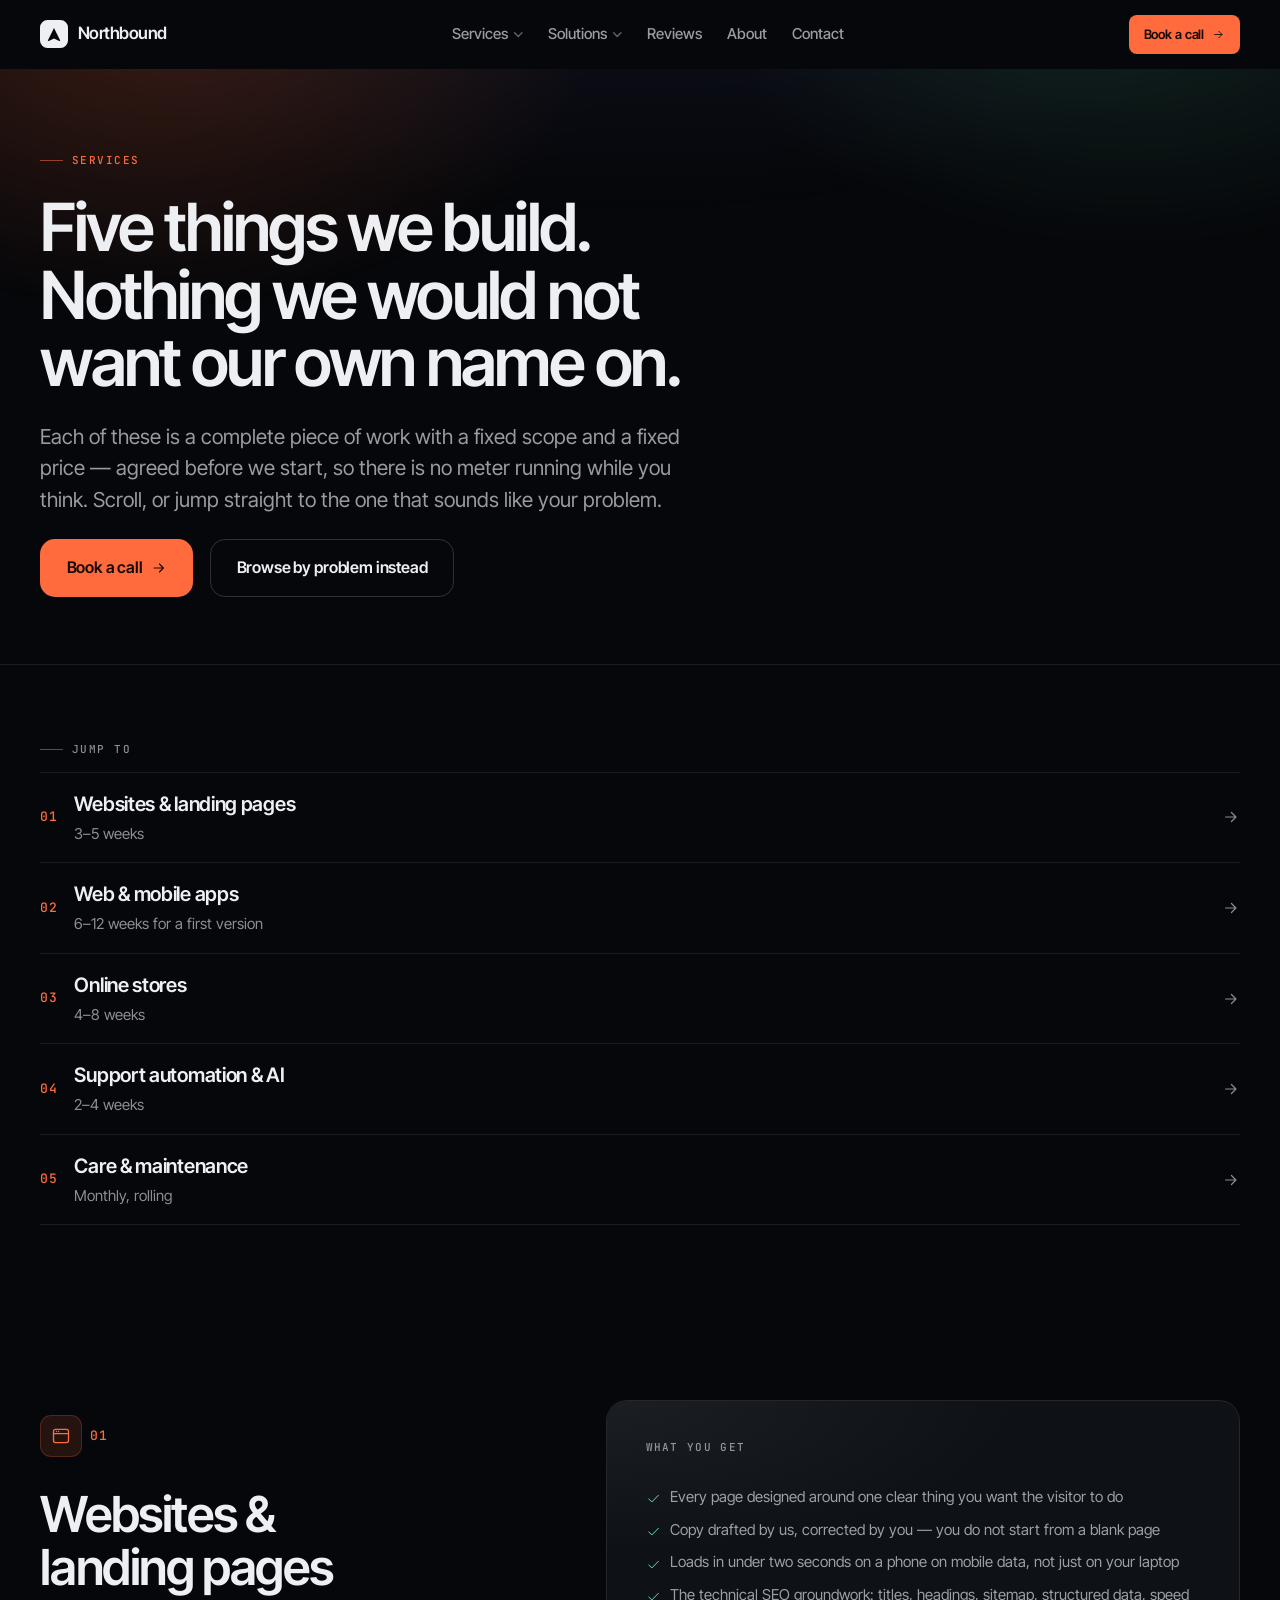
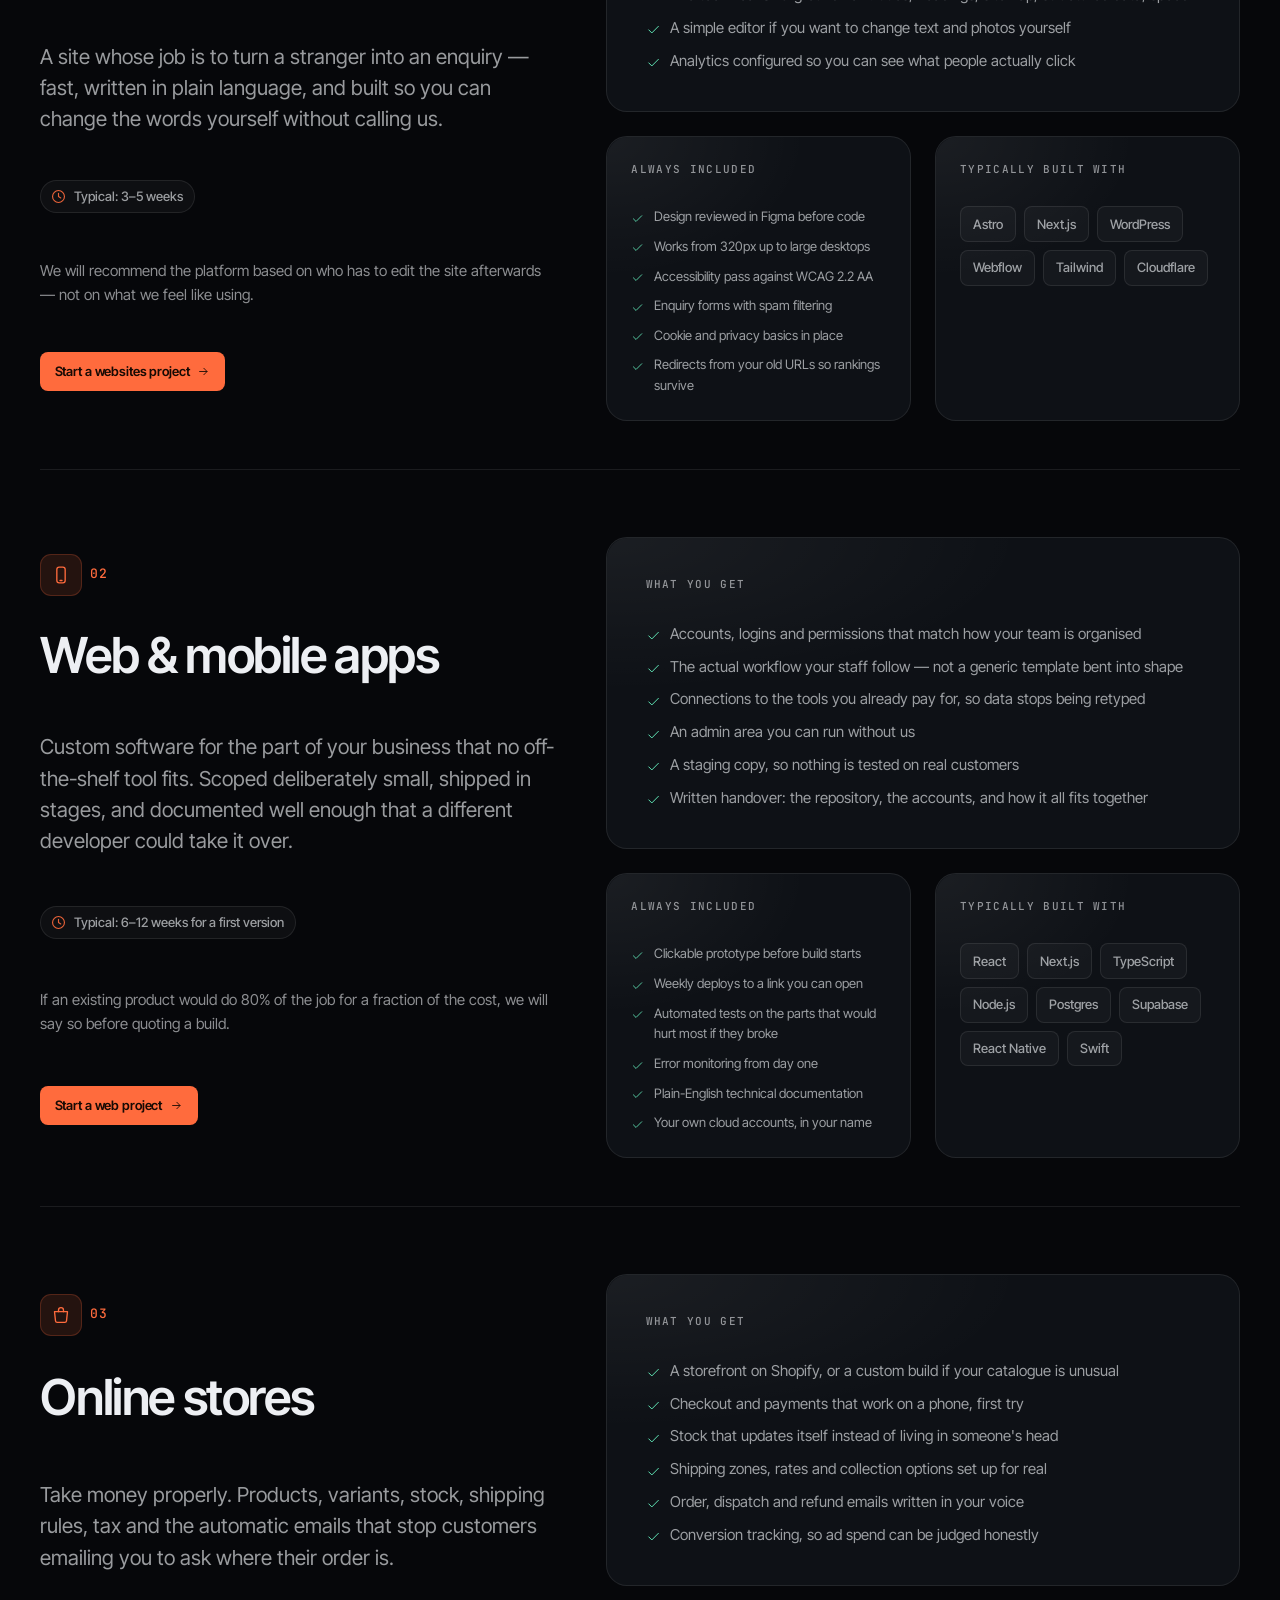
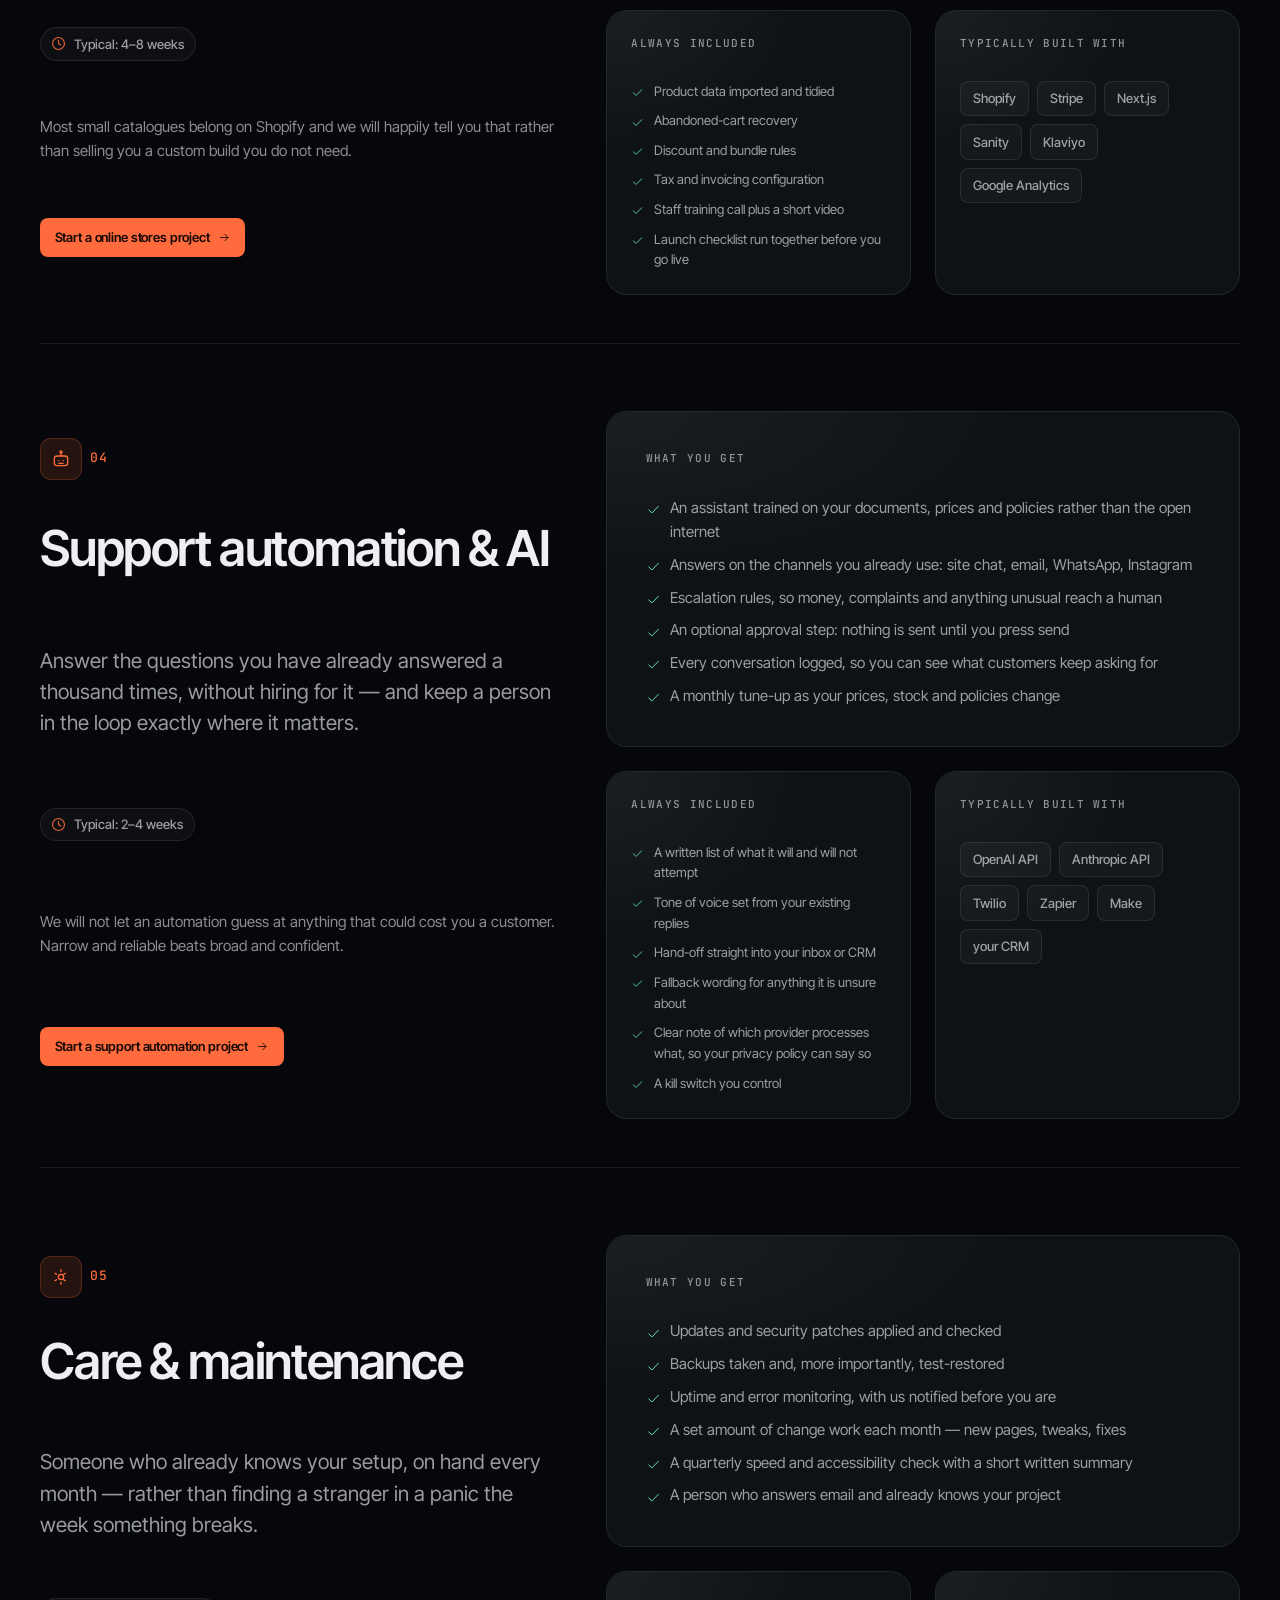
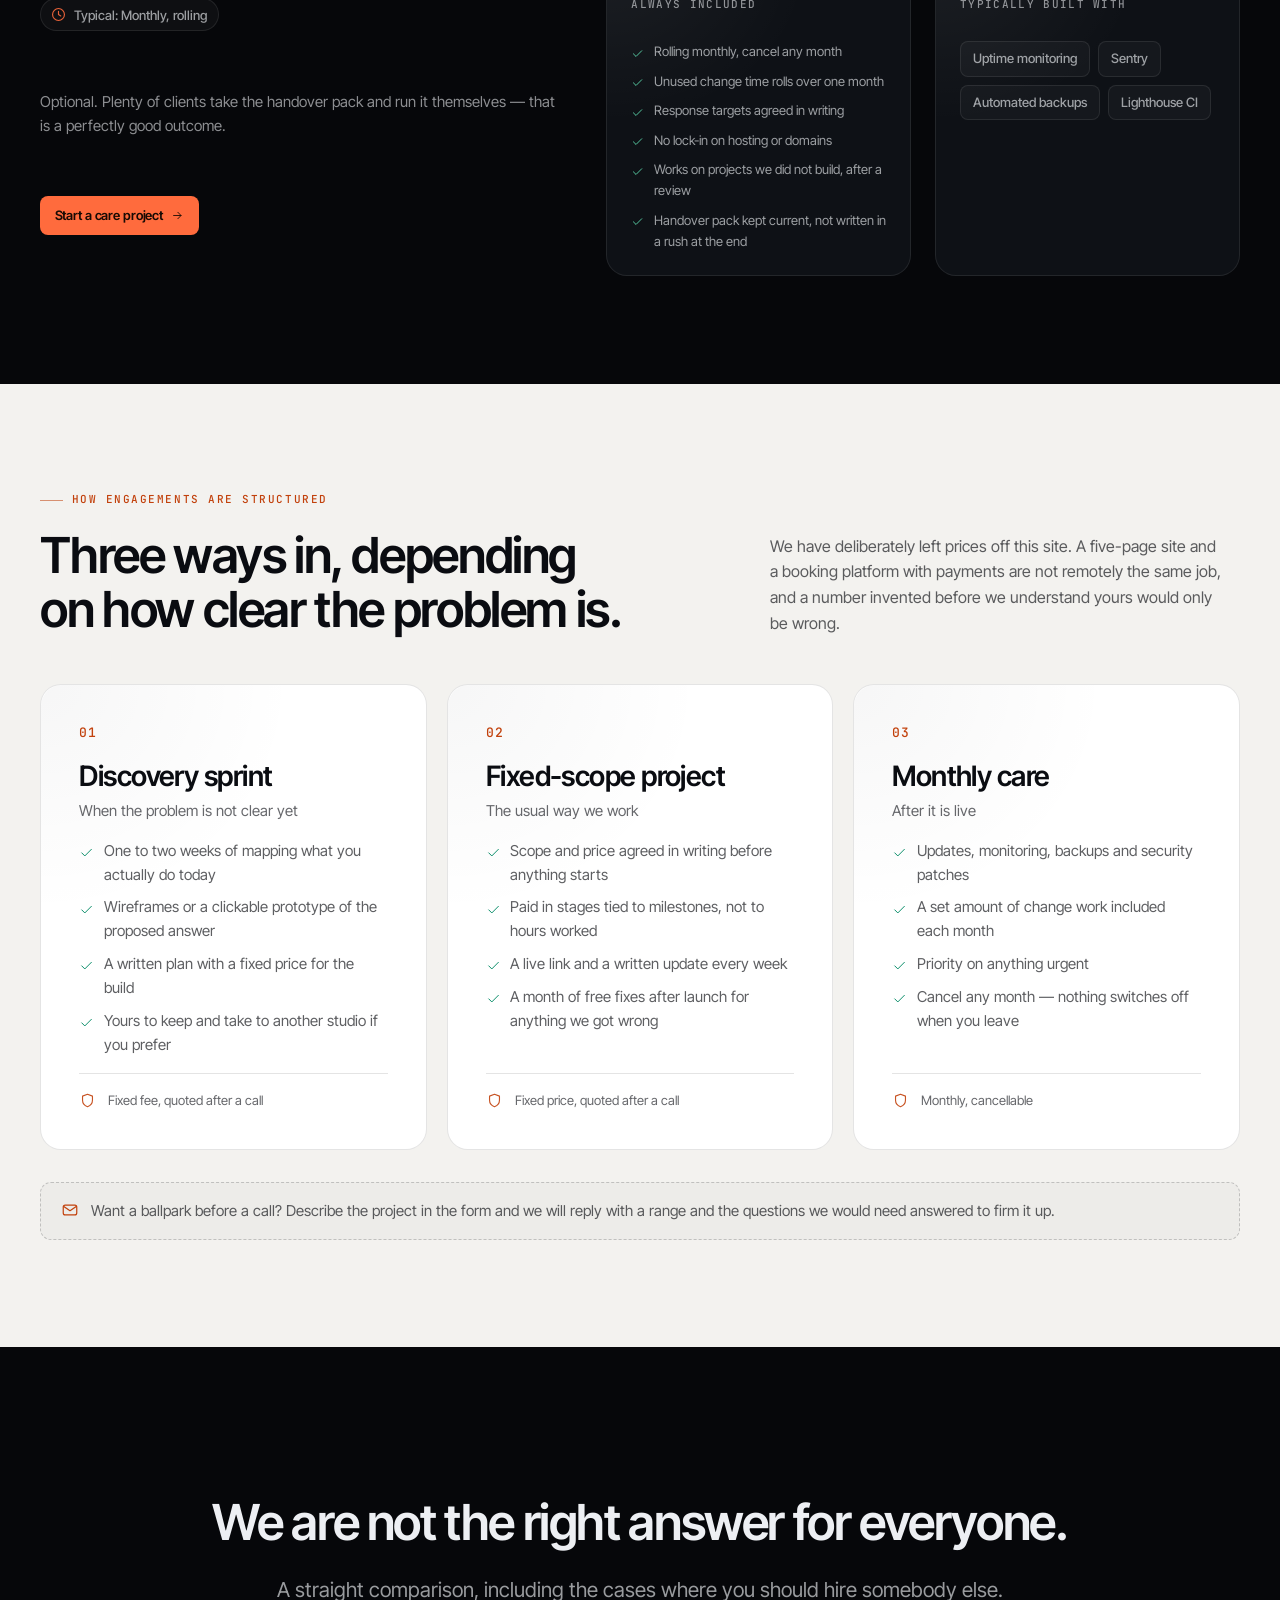
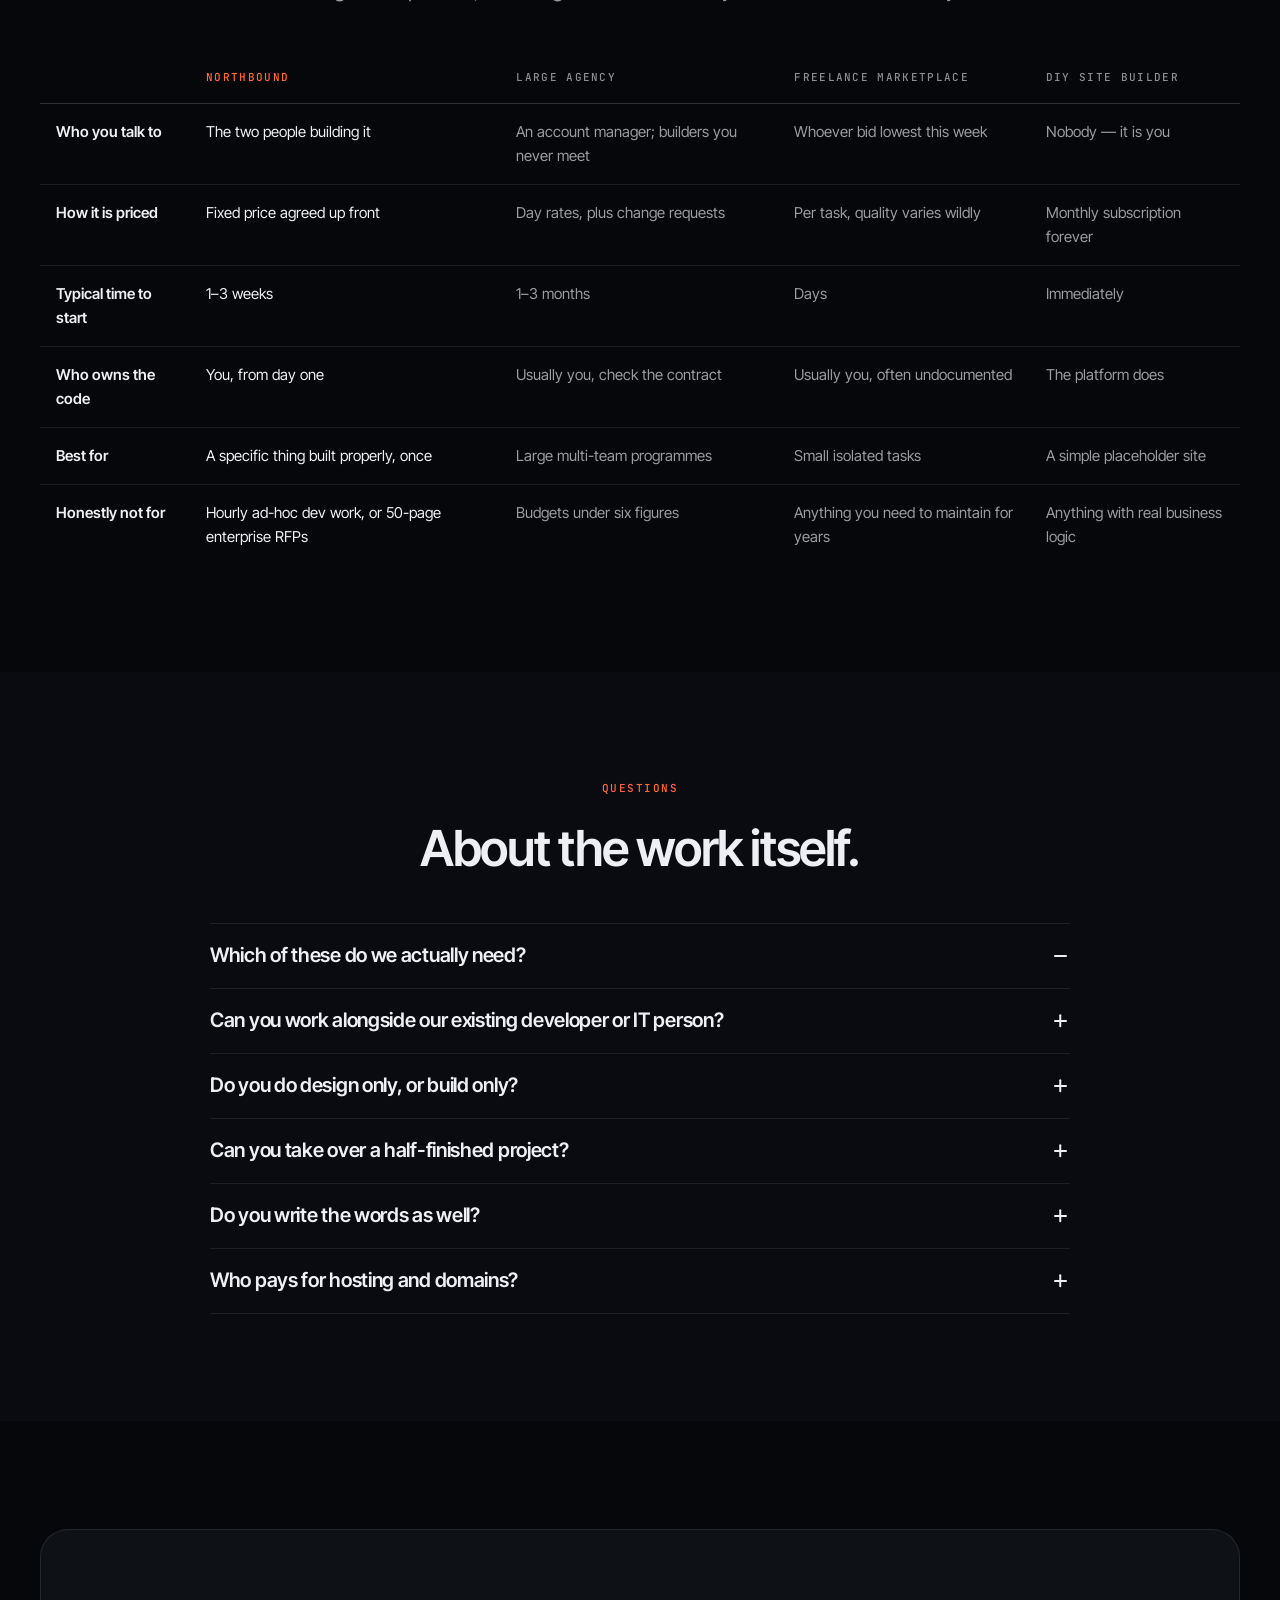
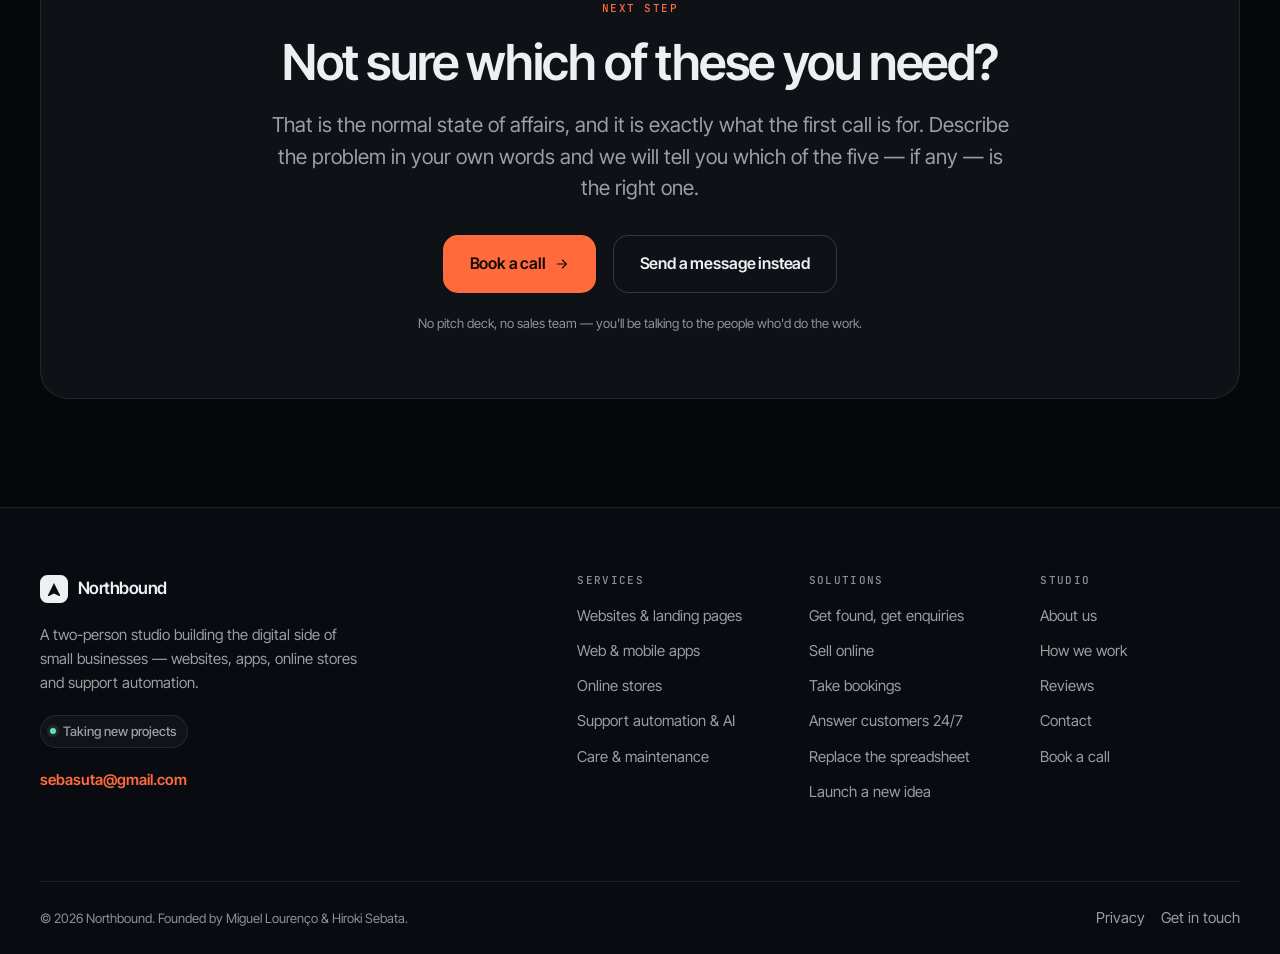
<file: services.html>
<!doctype html>
<html lang="en" class="no-js">
<head>
<meta charset="utf-8">
<meta name="viewport" content="width=device-width, initial-scale=1">
<title>Services — websites, apps, online stores and support automation | Northbound</title>
<meta name="description" content="What we build for small businesses: marketing websites, custom web and mobile apps, online stores, customer-support automation and ongoing care. Fixed scope, fixed price, quoted after a call.">
<link rel="canonical" href="https://hiroki-sebata.github.io/Agency-website/services.html">

<meta property="og:type" content="website">
<meta property="og:site_name" content="Northbound">
<meta property="og:title" content="Services — websites, apps, online stores and support automation | Northbound">
<meta property="og:description" content="What we build for small businesses: marketing websites, custom web and mobile apps, online stores, customer-support automation and ongoing care. Fixed scope, fixed price, quoted after a call.">
<meta property="og:url" content="https://hiroki-sebata.github.io/Agency-website/services.html">
<meta property="og:image" content="https://hiroki-sebata.github.io/Agency-website/assets/img/og-image.png">
<meta property="og:image:width" content="1200">
<meta property="og:image:height" content="630">
<meta property="og:image:alt" content="Northbound — websites, apps and automation for small businesses.">
<meta name="twitter:card" content="summary_large_image">
<meta name="twitter:title" content="Services — websites, apps, online stores and support automation | Northbound">
<meta name="twitter:description" content="What we build for small businesses: marketing websites, custom web and mobile apps, online stores, customer-support automation and ongoing care. Fixed scope, fixed price, quoted after a call.">
<meta name="twitter:image" content="https://hiroki-sebata.github.io/Agency-website/assets/img/og-image.png">

<meta name="theme-color" content="#06070a">
<link rel="icon" href="assets/img/favicon.svg" type="image/svg+xml">
<link rel="apple-touch-icon" href="assets/img/apple-touch-icon.png">
<link rel="manifest" href="site.webmanifest">

<link rel="preload" href="assets/fonts/inter-tight-latin.woff2" as="font" type="font/woff2" crossorigin>
<link rel="stylesheet" href="assets/fonts/fonts.css">
<link rel="stylesheet" href="assets/css/main.css">
<script type="application/ld+json">
{
  "@context": "https://schema.org",
  "@type": "BreadcrumbList",
  "itemListElement": [
    {
      "@type": "ListItem",
      "position": 1,
      "name": "Home",
      "item": "https://hiroki-sebata.github.io/Agency-website/"
    },
    {
      "@type": "ListItem",
      "position": 2,
      "name": "Services",
      "item": "https://hiroki-sebata.github.io/Agency-website/services.html"
    }
  ]
}
</script>
<script type="application/ld+json">
{
  "@context": "https://schema.org",
  "@type": "FAQPage",
  "mainEntity": [
    {
      "@type": "Question",
      "name": "Which of these do we actually need?",
      "acceptedAnswer": {
        "@type": "Answer",
        "text": "That is the first thing we work out on the call, and the answer is often less than people expect. Plenty of businesses arrive asking for an app and leave with a two-page site and an automated inbox, because that is what was costing them money. We would rather sell you the small correct thing and be recommended than the big wrong thing and be fired."
      }
    },
    {
      "@type": "Question",
      "name": "Can you work alongside our existing developer or IT person?",
      "acceptedAnswer": {
        "@type": "Answer",
        "text": "Yes, and it is often the sensible route. We will agree who owns which part in writing so nobody is deploying over anybody else, and we document as we go so your person is not left guessing. If you have an in-house developer, we are usually there to add capacity or a skill they do not have, not to replace them."
      }
    },
    {
      "@type": "Question",
      "name": "Do you do design only, or build only?",
      "acceptedAnswer": {
        "@type": "Answer",
        "text": "We prefer to do both, because the hand-off between a design file and a working site is where most quality quietly disappears. But we will take a build from an existing Figma file, and we will do design for someone else's developers. Design-only engagements come with a build-ready specification, not just pretty screens."
      }
    },
    {
      "@type": "Question",
      "name": "Can you take over a half-finished project?",
      "acceptedAnswer": {
        "@type": "Answer",
        "text": "Often, yes. We start with a short paid review: what exists, what is salvageable, what has to be redone, and what it would take. You get that assessment in writing even if you then decide not to continue with us. We will be straight with you if the honest answer is that starting again is cheaper than untangling it."
      }
    },
    {
      "@type": "Question",
      "name": "Do you write the words as well?",
      "acceptedAnswer": {
        "@type": "Answer",
        "text": "We draft them. You know your business and your customers far better than we do, but staring at an empty page is nobody's idea of fun, so we write a first version and you correct it. That loop is usually two rounds and it is included — copy is not an add-on line item."
      }
    },
    {
      "@type": "Question",
      "name": "Who pays for hosting and domains?",
      "acceptedAnswer": {
        "@type": "Answer",
        "text": "You do, directly, into accounts registered in your name. We will set them up and tell you roughly what they cost, but we do not resell hosting with a margin on top or hold your domain hostage. It is usually a few pounds or euros a month for a small site. If a project needs something more expensive, you will know before we build it."
      }
    }
  ]
}
</script>
<script type="application/ld+json">
{
  "@context": "https://schema.org",
  "@type": "ItemList",
  "name": "Services",
  "itemListElement": [
    {
      "@type": "ListItem",
      "position": 1,
      "item": {
        "@type": "Service",
        "name": "Websites & landing pages",
        "description": "A site whose job is to turn a stranger into an enquiry — fast, written in plain language, and built so you can change the words yourself without calling us.",
        "provider": {
          "@type": "Organization",
          "name": "Northbound",
          "url": "https://hiroki-sebata.github.io/Agency-website/"
        },
        "url": "https://hiroki-sebata.github.io/Agency-website/services.html#websites"
      }
    },
    {
      "@type": "ListItem",
      "position": 2,
      "item": {
        "@type": "Service",
        "name": "Web & mobile apps",
        "description": "Custom software for the part of your business that no off-the-shelf tool fits. Scoped deliberately small, shipped in stages, and documented well enough that a different developer could take it over.",
        "provider": {
          "@type": "Organization",
          "name": "Northbound",
          "url": "https://hiroki-sebata.github.io/Agency-website/"
        },
        "url": "https://hiroki-sebata.github.io/Agency-website/services.html#apps"
      }
    },
    {
      "@type": "ListItem",
      "position": 3,
      "item": {
        "@type": "Service",
        "name": "Online stores",
        "description": "Take money properly. Products, variants, stock, shipping rules, tax and the automatic emails that stop customers emailing you to ask where their order is.",
        "provider": {
          "@type": "Organization",
          "name": "Northbound",
          "url": "https://hiroki-sebata.github.io/Agency-website/"
        },
        "url": "https://hiroki-sebata.github.io/Agency-website/services.html#ecommerce"
      }
    },
    {
      "@type": "ListItem",
      "position": 4,
      "item": {
        "@type": "Service",
        "name": "Support automation & AI",
        "description": "Answer the questions you have already answered a thousand times, without hiring for it — and keep a person in the loop exactly where it matters.",
        "provider": {
          "@type": "Organization",
          "name": "Northbound",
          "url": "https://hiroki-sebata.github.io/Agency-website/"
        },
        "url": "https://hiroki-sebata.github.io/Agency-website/services.html#automation"
      }
    },
    {
      "@type": "ListItem",
      "position": 5,
      "item": {
        "@type": "Service",
        "name": "Care & maintenance",
        "description": "Someone who already knows your setup, on hand every month — rather than finding a stranger in a panic the week something breaks.",
        "provider": {
          "@type": "Organization",
          "name": "Northbound",
          "url": "https://hiroki-sebata.github.io/Agency-website/"
        },
        "url": "https://hiroki-sebata.github.io/Agency-website/services.html#care"
      }
    }
  ]
}
</script>
</head>
<body>
<a class="skip" href="#main">Skip to content</a>
<header class="header">
  <div class="wrap">
    <nav class="nav" aria-label="Main">
      <a class="brand" href="index.html">
        <svg class="brand__mark" viewBox="0 0 32 32" aria-hidden="true" focusable="false"><path fill="currentColor" fill-rule="evenodd" d="M8.6 0h14.8A8.6 8.6 0 0 1 32 8.6v14.8a8.6 8.6 0 0 1-8.6 8.6H8.6A8.6 8.6 0 0 1 0 23.4V8.6A8.6 8.6 0 0 1 8.6 0Zm7.4 9.1L9.05 23a.74.74 0 0 0 1.02.97L16 21.03l5.93 2.94A.74.74 0 0 0 22.95 23L16 9.1Z"/></svg>
        <span>Northbound</span>
      </a>

      <div class="nav__menu">
        <ul class="nav__list">
          <li class="nav__item" data-mega-item>
            <button class="nav__link" type="button" data-mega-btn aria-expanded="false" aria-controls="mega-services">
              Services
              <svg class="nav__chev" viewBox="0 0 10 10" fill="none" aria-hidden="true"><path d="M1.5 3.6 5 7.1l3.5-3.5" stroke="currentColor" stroke-width="1.4" stroke-linecap="round" stroke-linejoin="round"/></svg>
            </button>
            <div class="mega" id="mega-services" data-mega-panel>
              <div class="mega__grid">
                <p class="mega__label">What we build</p>
          <a class="mega__link" href="services.html#websites">
            <span class="mega__ico"><svg class="" viewBox="0 0 24 24" fill="none" stroke="currentColor" stroke-width="1.6" stroke-linecap="round" stroke-linejoin="round" aria-hidden="true"><rect x="3" y="4" width="18" height="16" rx="2.5"/><path d="M3 9.2h18M6.6 6.6h.01M9.2 6.6h.01"/></svg></span>
            <span>
              <span class="mega__t">Websites &amp; landing pages</span>
              <span class="mega__d">Marketing sites that load fast and ask for the enquiry.</span>
            </span>
          </a>
          <a class="mega__link" href="services.html#apps">
            <span class="mega__ico"><svg class="" viewBox="0 0 24 24" fill="none" stroke="currentColor" stroke-width="1.6" stroke-linecap="round" stroke-linejoin="round" aria-hidden="true"><rect x="7" y="2.5" width="10" height="19" rx="2.8"/><path d="M10.8 18.6h2.4"/></svg></span>
            <span>
              <span class="mega__t">Web &amp; mobile apps</span>
              <span class="mega__d">Custom tools and products, built to be handed over.</span>
            </span>
          </a>
          <a class="mega__link" href="services.html#ecommerce">
            <span class="mega__ico"><svg class="" viewBox="0 0 24 24" fill="none" stroke="currentColor" stroke-width="1.6" stroke-linecap="round" stroke-linejoin="round" aria-hidden="true"><path d="M4.2 8h15.6l-1.2 11.1a2 2 0 0 1-2 1.8H7.4a2 2 0 0 1-2-1.8L4.2 8Z"/><path d="M9 8V6.2a3 3 0 0 1 6 0V8"/></svg></span>
            <span>
              <span class="mega__t">Online stores</span>
              <span class="mega__d">Sell, take payments and keep stock straight.</span>
            </span>
          </a>
          <a class="mega__link" href="services.html#automation">
            <span class="mega__ico"><svg class="" viewBox="0 0 24 24" fill="none" stroke="currentColor" stroke-width="1.6" stroke-linecap="round" stroke-linejoin="round" aria-hidden="true"><rect x="4" y="8.4" width="16" height="11.6" rx="3.2"/><path d="M12 4.8v3.6M9.2 14h.01M14.8 14h.01M9.6 17.3h4.8"/><circle cx="12" cy="3.6" r="1.3"/></svg></span>
            <span>
              <span class="mega__t">Support automation &amp; AI</span>
              <span class="mega__d">Answer the repeat questions without hiring for it.</span>
            </span>
          </a>
              </div>
              <div class="mega__foot">
                <span class="text-xs text-faint">Fixed scope. No retainers you can't leave.</span>
                <a class="tlink" href="services.html">All services <svg class="tlink__ico" viewBox="0 0 24 24" fill="none" stroke="currentColor" stroke-width="1.6" stroke-linecap="round" stroke-linejoin="round" aria-hidden="true"><path d="M4.8 12h13.4M12.6 6l6 6-6 6"/></svg></a>
              </div>
            </div>
          </li>

          <li class="nav__item" data-mega-item>
            <button class="nav__link" type="button" data-mega-btn aria-expanded="false" aria-controls="mega-solutions">
              Solutions
              <svg class="nav__chev" viewBox="0 0 10 10" fill="none" aria-hidden="true"><path d="M1.5 3.6 5 7.1l3.5-3.5" stroke="currentColor" stroke-width="1.4" stroke-linecap="round" stroke-linejoin="round"/></svg>
            </button>
            <div class="mega" id="mega-solutions" data-mega-panel>
              <div class="mega__grid">
                <p class="mega__label">Start from the problem</p>
          <a class="mega__link" href="solutions.html#enquiries">
            <span class="mega__ico"><svg class="" viewBox="0 0 24 24" fill="none" stroke="currentColor" stroke-width="1.6" stroke-linecap="round" stroke-linejoin="round" aria-hidden="true"><circle cx="11" cy="11" r="6.6"/><path d="M15.8 15.8 21 21"/></svg></span>
            <span>
              <span class="mega__t">Get found, get enquiries</span>
              <span class="mega__d">You exist online but nobody calls.</span>
            </span>
          </a>
          <a class="mega__link" href="solutions.html#sell">
            <span class="mega__ico"><svg class="" viewBox="0 0 24 24" fill="none" stroke="currentColor" stroke-width="1.6" stroke-linecap="round" stroke-linejoin="round" aria-hidden="true"><circle cx="9.6" cy="19.4" r="1.4"/><circle cx="17.4" cy="19.4" r="1.4"/><path d="M3 4.2h2.2l2.3 10.1a2 2 0 0 0 1.95 1.6h8.1a2 2 0 0 0 1.96-1.6L21 7.2H6"/></svg></span>
            <span>
              <span class="mega__t">Sell online</span>
              <span class="mega__d">Move from DMs and invoices to a real checkout.</span>
            </span>
          </a>
          <a class="mega__link" href="solutions.html#bookings">
            <span class="mega__ico"><svg class="" viewBox="0 0 24 24" fill="none" stroke="currentColor" stroke-width="1.6" stroke-linecap="round" stroke-linejoin="round" aria-hidden="true"><rect x="3.5" y="5.2" width="17" height="15.3" rx="2.6"/><path d="M3.5 10.2h17M8 3.2v4M16 3.2v4"/></svg></span>
            <span>
              <span class="mega__t">Take bookings</span>
              <span class="mega__d">Let people book themselves in, around the clock.</span>
            </span>
          </a>
          <a class="mega__link" href="solutions.html#support">
            <span class="mega__ico"><svg class="" viewBox="0 0 24 24" fill="none" stroke="currentColor" stroke-width="1.6" stroke-linecap="round" stroke-linejoin="round" aria-hidden="true"><path d="M20.4 12.3c0 4.1-3.75 7.4-8.4 7.4-.9 0-1.78-.12-2.6-.36L4.6 20.8l1.2-3.4a7.05 7.05 0 0 1-2.2-5.1c0-4.1 3.75-7.4 8.4-7.4s8.4 3.3 8.4 7.4Z"/></svg></span>
            <span>
              <span class="mega__t">Answer customers 24/7</span>
              <span class="mega__d">The same ten questions, handled for you.</span>
            </span>
          </a>
          <a class="mega__link" href="solutions.html#internal">
            <span class="mega__ico"><svg class="" viewBox="0 0 24 24" fill="none" stroke="currentColor" stroke-width="1.6" stroke-linecap="round" stroke-linejoin="round" aria-hidden="true"><rect x="3.5" y="4.6" width="17" height="15" rx="2.2"/><path d="M3.5 9.6h17M9.6 9.6v10"/></svg></span>
            <span>
              <span class="mega__t">Replace the spreadsheet</span>
              <span class="mega__d">One shared system instead of six tabs.</span>
            </span>
          </a>
          <a class="mega__link" href="solutions.html#mvp">
            <span class="mega__ico"><svg class="" viewBox="0 0 24 24" fill="none" stroke="currentColor" stroke-width="1.6" stroke-linecap="round" stroke-linejoin="round" aria-hidden="true"><path d="M12 3.1l1.95 5.05L19 10.1l-5.05 1.95L12 17.1l-1.95-5.05L5 10.1l5.05-1.95L12 3.1Z"/></svg></span>
            <span>
              <span class="mega__t">Launch a new idea</span>
              <span class="mega__d">Get a first version in front of real users.</span>
            </span>
          </a>
              </div>
              <div class="mega__foot">
                <span class="text-xs text-faint">Not sure which one? Say it in plain words on a call.</span>
                <a class="tlink" href="solutions.html">All solutions <svg class="tlink__ico" viewBox="0 0 24 24" fill="none" stroke="currentColor" stroke-width="1.6" stroke-linecap="round" stroke-linejoin="round" aria-hidden="true"><path d="M4.8 12h13.4M12.6 6l6 6-6 6"/></svg></a>
              </div>
            </div>
          </li>

          <li><a class="nav__link" href="reviews.html">Reviews</a></li>
          <li><a class="nav__link" href="about.html">About</a></li>
          <li><a class="nav__link" href="contact.html">Contact</a></li>
        </ul>
      </div>

      <div class="nav__actions">
        <a class="btn btn--sm nav__action-desktop" href="contact.html#book" data-book>
          Book a call <svg class="btn__ico" viewBox="0 0 24 24" fill="none" stroke="currentColor" stroke-width="1.6" stroke-linecap="round" stroke-linejoin="round" aria-hidden="true"><path d="M4.8 12h13.4M12.6 6l6 6-6 6"/></svg>
        </a>
        <button class="burger" type="button" data-drawer-toggle aria-expanded="false" aria-controls="drawer">
          <span class="sr-only">Menu</span>
          <span class="burger__box" aria-hidden="true">
            <span class="burger__line"></span><span class="burger__line"></span><span class="burger__line"></span>
          </span>
        </button>
      </div>
    </nav>
  </div>

  <div class="drawer" id="drawer" data-drawer>
    <div class="drawer__group" data-drawer-group>
      <button class="drawer__top" type="button" data-drawer-top aria-expanded="false" aria-controls="drawer-services">
        Services
        <svg class="nav__chev" viewBox="0 0 10 10" fill="none" aria-hidden="true"><path d="M1.5 3.6 5 7.1l3.5-3.5" stroke="currentColor" stroke-width="1.4" stroke-linecap="round" stroke-linejoin="round"/></svg>
      </button>
      <div class="drawer__sub" id="drawer-services">
        <div class="drawer__sub-inner">
          <ul class="drawer__sub-list">
              <li><a class="drawer__sub-link" href="services.html#websites"><svg class="mega__ico-sm" viewBox="0 0 24 24" fill="none" stroke="currentColor" stroke-width="1.6" stroke-linecap="round" stroke-linejoin="round" aria-hidden="true"><rect x="3" y="4" width="18" height="16" rx="2.5"/><path d="M3 9.2h18M6.6 6.6h.01M9.2 6.6h.01"/></svg><span>Websites &amp; landing pages</span></a></li>
              <li><a class="drawer__sub-link" href="services.html#apps"><svg class="mega__ico-sm" viewBox="0 0 24 24" fill="none" stroke="currentColor" stroke-width="1.6" stroke-linecap="round" stroke-linejoin="round" aria-hidden="true"><rect x="7" y="2.5" width="10" height="19" rx="2.8"/><path d="M10.8 18.6h2.4"/></svg><span>Web &amp; mobile apps</span></a></li>
              <li><a class="drawer__sub-link" href="services.html#ecommerce"><svg class="mega__ico-sm" viewBox="0 0 24 24" fill="none" stroke="currentColor" stroke-width="1.6" stroke-linecap="round" stroke-linejoin="round" aria-hidden="true"><path d="M4.2 8h15.6l-1.2 11.1a2 2 0 0 1-2 1.8H7.4a2 2 0 0 1-2-1.8L4.2 8Z"/><path d="M9 8V6.2a3 3 0 0 1 6 0V8"/></svg><span>Online stores</span></a></li>
              <li><a class="drawer__sub-link" href="services.html#automation"><svg class="mega__ico-sm" viewBox="0 0 24 24" fill="none" stroke="currentColor" stroke-width="1.6" stroke-linecap="round" stroke-linejoin="round" aria-hidden="true"><rect x="4" y="8.4" width="16" height="11.6" rx="3.2"/><path d="M12 4.8v3.6M9.2 14h.01M14.8 14h.01M9.6 17.3h4.8"/><circle cx="12" cy="3.6" r="1.3"/></svg><span>Support automation &amp; AI</span></a></li>
            <li><a class="drawer__sub-link accent" href="services.html">All services</a></li>
          </ul>
        </div>
      </div>
    </div>

    <div class="drawer__group" data-drawer-group>
      <button class="drawer__top" type="button" data-drawer-top aria-expanded="false" aria-controls="drawer-solutions">
        Solutions
        <svg class="nav__chev" viewBox="0 0 10 10" fill="none" aria-hidden="true"><path d="M1.5 3.6 5 7.1l3.5-3.5" stroke="currentColor" stroke-width="1.4" stroke-linecap="round" stroke-linejoin="round"/></svg>
      </button>
      <div class="drawer__sub" id="drawer-solutions">
        <div class="drawer__sub-inner">
          <ul class="drawer__sub-list">
              <li><a class="drawer__sub-link" href="solutions.html#enquiries"><svg class="mega__ico-sm" viewBox="0 0 24 24" fill="none" stroke="currentColor" stroke-width="1.6" stroke-linecap="round" stroke-linejoin="round" aria-hidden="true"><circle cx="11" cy="11" r="6.6"/><path d="M15.8 15.8 21 21"/></svg><span>Get found, get enquiries</span></a></li>
              <li><a class="drawer__sub-link" href="solutions.html#sell"><svg class="mega__ico-sm" viewBox="0 0 24 24" fill="none" stroke="currentColor" stroke-width="1.6" stroke-linecap="round" stroke-linejoin="round" aria-hidden="true"><circle cx="9.6" cy="19.4" r="1.4"/><circle cx="17.4" cy="19.4" r="1.4"/><path d="M3 4.2h2.2l2.3 10.1a2 2 0 0 0 1.95 1.6h8.1a2 2 0 0 0 1.96-1.6L21 7.2H6"/></svg><span>Sell online</span></a></li>
              <li><a class="drawer__sub-link" href="solutions.html#bookings"><svg class="mega__ico-sm" viewBox="0 0 24 24" fill="none" stroke="currentColor" stroke-width="1.6" stroke-linecap="round" stroke-linejoin="round" aria-hidden="true"><rect x="3.5" y="5.2" width="17" height="15.3" rx="2.6"/><path d="M3.5 10.2h17M8 3.2v4M16 3.2v4"/></svg><span>Take bookings</span></a></li>
              <li><a class="drawer__sub-link" href="solutions.html#support"><svg class="mega__ico-sm" viewBox="0 0 24 24" fill="none" stroke="currentColor" stroke-width="1.6" stroke-linecap="round" stroke-linejoin="round" aria-hidden="true"><path d="M20.4 12.3c0 4.1-3.75 7.4-8.4 7.4-.9 0-1.78-.12-2.6-.36L4.6 20.8l1.2-3.4a7.05 7.05 0 0 1-2.2-5.1c0-4.1 3.75-7.4 8.4-7.4s8.4 3.3 8.4 7.4Z"/></svg><span>Answer customers 24/7</span></a></li>
              <li><a class="drawer__sub-link" href="solutions.html#internal"><svg class="mega__ico-sm" viewBox="0 0 24 24" fill="none" stroke="currentColor" stroke-width="1.6" stroke-linecap="round" stroke-linejoin="round" aria-hidden="true"><rect x="3.5" y="4.6" width="17" height="15" rx="2.2"/><path d="M3.5 9.6h17M9.6 9.6v10"/></svg><span>Replace the spreadsheet</span></a></li>
              <li><a class="drawer__sub-link" href="solutions.html#mvp"><svg class="mega__ico-sm" viewBox="0 0 24 24" fill="none" stroke="currentColor" stroke-width="1.6" stroke-linecap="round" stroke-linejoin="round" aria-hidden="true"><path d="M12 3.1l1.95 5.05L19 10.1l-5.05 1.95L12 17.1l-1.95-5.05L5 10.1l5.05-1.95L12 3.1Z"/></svg><span>Launch a new idea</span></a></li>
            <li><a class="drawer__sub-link accent" href="solutions.html">All solutions</a></li>
          </ul>
        </div>
      </div>
    </div>

    <div class="drawer__group"><a class="drawer__top" href="reviews.html">Reviews</a></div>
    <div class="drawer__group"><a class="drawer__top" href="about.html">About</a></div>
    <div class="drawer__group"><a class="drawer__top" href="contact.html">Contact</a></div>

    <div class="drawer__actions">
      <a class="btn btn--lg btn--block" href="contact.html#book" data-book>Book a call <svg class="btn__ico" viewBox="0 0 24 24" fill="none" stroke="currentColor" stroke-width="1.6" stroke-linecap="round" stroke-linejoin="round" aria-hidden="true"><path d="M4.8 12h13.4M12.6 6l6 6-6 6"/></svg></a>
      <a class="btn btn--ghost btn--lg btn--block" href="contact.html#form">Send a message</a>
    </div>

    <div class="drawer__meta">
      <p class="text-xs text-faint">Reply <span data-response-time>within 1 business day</span>.</p>
    </div>
  </div>
</header>

<main id="main">

<section class="hero hero--page">
  <span class="hero__bg" aria-hidden="true"></span>
  <div class="wrap">
    <div class="stack stack-6" style="max-width:860px">
      <p class="eyebrow" data-reveal>Services</p>
      <h1 class="hero__title hero__title--page" data-reveal>Five things we build. Nothing we would not want our own name on.</h1>
      <p class="text-lead hero__lead" data-reveal>
        Each of these is a complete piece of work with a fixed scope and a fixed price — agreed before we start, so there is no meter running while you think.
        Scroll, or jump straight to the one that sounds like your problem.
      </p>
      <div class="row" data-reveal>
        <a class="btn btn--lg" href="contact.html#book" data-book>Book a call <svg class="btn__ico" viewBox="0 0 24 24" fill="none" stroke="currentColor" stroke-width="1.6" stroke-linecap="round" stroke-linejoin="round" aria-hidden="true"><path d="M4.8 12h13.4M12.6 6l6 6-6 6"/></svg></a>
        <a class="btn btn--ghost btn--lg" href="solutions.html">Browse by problem instead</a>
      </div>
    </div>
  </div>
</section>

<section class="sec sec--sm sec--line">
  <div class="wrap">
    <h2 class="eyebrow eyebrow--dim" style="margin-bottom:var(--s-4)">Jump to</h2>
    <nav class="linklist" aria-label="Services">
      <a href="#websites">
        <span class="num">01</span>
        <span>
          <span class="linklist__t">Websites &amp; landing pages</span><br>
          <span class="linklist__d">3–5 weeks</span>
        </span>
        <svg class="linklist__ico" viewBox="0 0 24 24" fill="none" stroke="currentColor" stroke-width="1.6" stroke-linecap="round" stroke-linejoin="round" aria-hidden="true"><path d="M4.8 12h13.4M12.6 6l6 6-6 6"/></svg>
      </a>
      <a href="#apps">
        <span class="num">02</span>
        <span>
          <span class="linklist__t">Web &amp; mobile apps</span><br>
          <span class="linklist__d">6–12 weeks for a first version</span>
        </span>
        <svg class="linklist__ico" viewBox="0 0 24 24" fill="none" stroke="currentColor" stroke-width="1.6" stroke-linecap="round" stroke-linejoin="round" aria-hidden="true"><path d="M4.8 12h13.4M12.6 6l6 6-6 6"/></svg>
      </a>
      <a href="#ecommerce">
        <span class="num">03</span>
        <span>
          <span class="linklist__t">Online stores</span><br>
          <span class="linklist__d">4–8 weeks</span>
        </span>
        <svg class="linklist__ico" viewBox="0 0 24 24" fill="none" stroke="currentColor" stroke-width="1.6" stroke-linecap="round" stroke-linejoin="round" aria-hidden="true"><path d="M4.8 12h13.4M12.6 6l6 6-6 6"/></svg>
      </a>
      <a href="#automation">
        <span class="num">04</span>
        <span>
          <span class="linklist__t">Support automation &amp; AI</span><br>
          <span class="linklist__d">2–4 weeks</span>
        </span>
        <svg class="linklist__ico" viewBox="0 0 24 24" fill="none" stroke="currentColor" stroke-width="1.6" stroke-linecap="round" stroke-linejoin="round" aria-hidden="true"><path d="M4.8 12h13.4M12.6 6l6 6-6 6"/></svg>
      </a>
      <a href="#care">
        <span class="num">05</span>
        <span>
          <span class="linklist__t">Care &amp; maintenance</span><br>
          <span class="linklist__d">Monthly, rolling</span>
        </span>
        <svg class="linklist__ico" viewBox="0 0 24 24" fill="none" stroke="currentColor" stroke-width="1.6" stroke-linecap="round" stroke-linejoin="round" aria-hidden="true"><path d="M4.8 12h13.4M12.6 6l6 6-6 6"/></svg>
      </a>
    </nav>
  </div>
</section>

<section class="sec">
  <div class="wrap">
    <div class="stack stack-12">
      <section class="svc anchor-offset" id="websites" aria-labelledby="websites-h">
        <div class="svc__head" data-reveal>
          <div class="row row--tight">
            <span class="card__ico"><svg class="" viewBox="0 0 24 24" fill="none" stroke="currentColor" stroke-width="1.6" stroke-linecap="round" stroke-linejoin="round" aria-hidden="true"><rect x="3" y="4" width="18" height="16" rx="2.5"/><path d="M3 9.2h18M6.6 6.6h.01M9.2 6.6h.01"/></svg></span>
            <span class="num">01</span>
          </div>
          <h2 id="websites-h" style="font-size:var(--t-h2)">Websites &amp; landing pages</h2>
          <p class="text-lead">A site whose job is to turn a stranger into an enquiry — fast, written in plain language, and built so you can change the words yourself without calling us.</p>
          <p class="row row--tight">
            <span class="pill"><svg class="mega__ico-sm" viewBox="0 0 24 24" fill="none" stroke="currentColor" stroke-width="1.6" stroke-linecap="round" stroke-linejoin="round" aria-hidden="true"><circle cx="12" cy="12" r="8.4"/><path d="M12 7.4V12l3.2 2"/></svg><span>Typical: 3–5 weeks</span></span>
          </p>
          <p class="text-sm text-faint measure">We will recommend the platform based on who has to edit the site afterwards — not on what we feel like using.</p>
          <p><a class="btn btn--sm" href="contact.html?service=websites#form">Start a websites project <svg class="btn__ico" viewBox="0 0 24 24" fill="none" stroke="currentColor" stroke-width="1.6" stroke-linecap="round" stroke-linejoin="round" aria-hidden="true"><path d="M4.8 12h13.4M12.6 6l6 6-6 6"/></svg></a></p>
        </div>

        <div class="stack stack-6" data-reveal>
          <div class="card card--pad-lg">
            <p class="svc__sub">What you get</p>
            <ul class="card__list">
              <li><svg class="card__tick" viewBox="0 0 24 24" fill="none" stroke="currentColor" stroke-width="1.6" stroke-linecap="round" stroke-linejoin="round" aria-hidden="true"><path d="M4.4 12.6l4.9 4.9L19.8 6.9"/></svg><span>Every page designed around one clear thing you want the visitor to do</span></li>
              <li><svg class="card__tick" viewBox="0 0 24 24" fill="none" stroke="currentColor" stroke-width="1.6" stroke-linecap="round" stroke-linejoin="round" aria-hidden="true"><path d="M4.4 12.6l4.9 4.9L19.8 6.9"/></svg><span>Copy drafted by us, corrected by you — you do not start from a blank page</span></li>
              <li><svg class="card__tick" viewBox="0 0 24 24" fill="none" stroke="currentColor" stroke-width="1.6" stroke-linecap="round" stroke-linejoin="round" aria-hidden="true"><path d="M4.4 12.6l4.9 4.9L19.8 6.9"/></svg><span>Loads in under two seconds on a phone on mobile data, not just on your laptop</span></li>
              <li><svg class="card__tick" viewBox="0 0 24 24" fill="none" stroke="currentColor" stroke-width="1.6" stroke-linecap="round" stroke-linejoin="round" aria-hidden="true"><path d="M4.4 12.6l4.9 4.9L19.8 6.9"/></svg><span>The technical SEO groundwork: titles, headings, sitemap, structured data, speed</span></li>
              <li><svg class="card__tick" viewBox="0 0 24 24" fill="none" stroke="currentColor" stroke-width="1.6" stroke-linecap="round" stroke-linejoin="round" aria-hidden="true"><path d="M4.4 12.6l4.9 4.9L19.8 6.9"/></svg><span>A simple editor if you want to change text and photos yourself</span></li>
              <li><svg class="card__tick" viewBox="0 0 24 24" fill="none" stroke="currentColor" stroke-width="1.6" stroke-linecap="round" stroke-linejoin="round" aria-hidden="true"><path d="M4.4 12.6l4.9 4.9L19.8 6.9"/></svg><span>Analytics configured so you can see what people actually click</span></li>
            </ul>
          </div>
          <div class="svc__cols">
            <div class="card">
              <p class="svc__sub">Always included</p>
              <ul class="card__list" style="font-size:var(--t-xs)">
                <li><svg class="card__tick" viewBox="0 0 24 24" fill="none" stroke="currentColor" stroke-width="1.6" stroke-linecap="round" stroke-linejoin="round" aria-hidden="true"><path d="M4.4 12.6l4.9 4.9L19.8 6.9"/></svg><span>Design reviewed in Figma before code</span></li>
                <li><svg class="card__tick" viewBox="0 0 24 24" fill="none" stroke="currentColor" stroke-width="1.6" stroke-linecap="round" stroke-linejoin="round" aria-hidden="true"><path d="M4.4 12.6l4.9 4.9L19.8 6.9"/></svg><span>Works from 320px up to large desktops</span></li>
                <li><svg class="card__tick" viewBox="0 0 24 24" fill="none" stroke="currentColor" stroke-width="1.6" stroke-linecap="round" stroke-linejoin="round" aria-hidden="true"><path d="M4.4 12.6l4.9 4.9L19.8 6.9"/></svg><span>Accessibility pass against WCAG 2.2 AA</span></li>
                <li><svg class="card__tick" viewBox="0 0 24 24" fill="none" stroke="currentColor" stroke-width="1.6" stroke-linecap="round" stroke-linejoin="round" aria-hidden="true"><path d="M4.4 12.6l4.9 4.9L19.8 6.9"/></svg><span>Enquiry forms with spam filtering</span></li>
                <li><svg class="card__tick" viewBox="0 0 24 24" fill="none" stroke="currentColor" stroke-width="1.6" stroke-linecap="round" stroke-linejoin="round" aria-hidden="true"><path d="M4.4 12.6l4.9 4.9L19.8 6.9"/></svg><span>Cookie and privacy basics in place</span></li>
                <li><svg class="card__tick" viewBox="0 0 24 24" fill="none" stroke="currentColor" stroke-width="1.6" stroke-linecap="round" stroke-linejoin="round" aria-hidden="true"><path d="M4.4 12.6l4.9 4.9L19.8 6.9"/></svg><span>Redirects from your old URLs so rankings survive</span></li>
              </ul>
            </div>
            <div class="card">
              <p class="svc__sub">Typically built with</p>
              <p class="row row--tight" style="align-items:flex-start"><span class="chip">Astro</span><span class="chip">Next.js</span><span class="chip">WordPress</span><span class="chip">Webflow</span><span class="chip">Tailwind</span><span class="chip">Cloudflare</span></p>
            </div>
          </div>
        </div>
      </section>
      <section class="svc anchor-offset" id="apps" aria-labelledby="apps-h">
        <div class="svc__head" data-reveal>
          <div class="row row--tight">
            <span class="card__ico"><svg class="" viewBox="0 0 24 24" fill="none" stroke="currentColor" stroke-width="1.6" stroke-linecap="round" stroke-linejoin="round" aria-hidden="true"><rect x="7" y="2.5" width="10" height="19" rx="2.8"/><path d="M10.8 18.6h2.4"/></svg></span>
            <span class="num">02</span>
          </div>
          <h2 id="apps-h" style="font-size:var(--t-h2)">Web &amp; mobile apps</h2>
          <p class="text-lead">Custom software for the part of your business that no off-the-shelf tool fits. Scoped deliberately small, shipped in stages, and documented well enough that a different developer could take it over.</p>
          <p class="row row--tight">
            <span class="pill"><svg class="mega__ico-sm" viewBox="0 0 24 24" fill="none" stroke="currentColor" stroke-width="1.6" stroke-linecap="round" stroke-linejoin="round" aria-hidden="true"><circle cx="12" cy="12" r="8.4"/><path d="M12 7.4V12l3.2 2"/></svg><span>Typical: 6–12 weeks for a first version</span></span>
          </p>
          <p class="text-sm text-faint measure">If an existing product would do 80% of the job for a fraction of the cost, we will say so before quoting a build.</p>
          <p><a class="btn btn--sm" href="contact.html?service=apps#form">Start a web project <svg class="btn__ico" viewBox="0 0 24 24" fill="none" stroke="currentColor" stroke-width="1.6" stroke-linecap="round" stroke-linejoin="round" aria-hidden="true"><path d="M4.8 12h13.4M12.6 6l6 6-6 6"/></svg></a></p>
        </div>

        <div class="stack stack-6" data-reveal>
          <div class="card card--pad-lg">
            <p class="svc__sub">What you get</p>
            <ul class="card__list">
              <li><svg class="card__tick" viewBox="0 0 24 24" fill="none" stroke="currentColor" stroke-width="1.6" stroke-linecap="round" stroke-linejoin="round" aria-hidden="true"><path d="M4.4 12.6l4.9 4.9L19.8 6.9"/></svg><span>Accounts, logins and permissions that match how your team is organised</span></li>
              <li><svg class="card__tick" viewBox="0 0 24 24" fill="none" stroke="currentColor" stroke-width="1.6" stroke-linecap="round" stroke-linejoin="round" aria-hidden="true"><path d="M4.4 12.6l4.9 4.9L19.8 6.9"/></svg><span>The actual workflow your staff follow — not a generic template bent into shape</span></li>
              <li><svg class="card__tick" viewBox="0 0 24 24" fill="none" stroke="currentColor" stroke-width="1.6" stroke-linecap="round" stroke-linejoin="round" aria-hidden="true"><path d="M4.4 12.6l4.9 4.9L19.8 6.9"/></svg><span>Connections to the tools you already pay for, so data stops being retyped</span></li>
              <li><svg class="card__tick" viewBox="0 0 24 24" fill="none" stroke="currentColor" stroke-width="1.6" stroke-linecap="round" stroke-linejoin="round" aria-hidden="true"><path d="M4.4 12.6l4.9 4.9L19.8 6.9"/></svg><span>An admin area you can run without us</span></li>
              <li><svg class="card__tick" viewBox="0 0 24 24" fill="none" stroke="currentColor" stroke-width="1.6" stroke-linecap="round" stroke-linejoin="round" aria-hidden="true"><path d="M4.4 12.6l4.9 4.9L19.8 6.9"/></svg><span>A staging copy, so nothing is tested on real customers</span></li>
              <li><svg class="card__tick" viewBox="0 0 24 24" fill="none" stroke="currentColor" stroke-width="1.6" stroke-linecap="round" stroke-linejoin="round" aria-hidden="true"><path d="M4.4 12.6l4.9 4.9L19.8 6.9"/></svg><span>Written handover: the repository, the accounts, and how it all fits together</span></li>
            </ul>
          </div>
          <div class="svc__cols">
            <div class="card">
              <p class="svc__sub">Always included</p>
              <ul class="card__list" style="font-size:var(--t-xs)">
                <li><svg class="card__tick" viewBox="0 0 24 24" fill="none" stroke="currentColor" stroke-width="1.6" stroke-linecap="round" stroke-linejoin="round" aria-hidden="true"><path d="M4.4 12.6l4.9 4.9L19.8 6.9"/></svg><span>Clickable prototype before build starts</span></li>
                <li><svg class="card__tick" viewBox="0 0 24 24" fill="none" stroke="currentColor" stroke-width="1.6" stroke-linecap="round" stroke-linejoin="round" aria-hidden="true"><path d="M4.4 12.6l4.9 4.9L19.8 6.9"/></svg><span>Weekly deploys to a link you can open</span></li>
                <li><svg class="card__tick" viewBox="0 0 24 24" fill="none" stroke="currentColor" stroke-width="1.6" stroke-linecap="round" stroke-linejoin="round" aria-hidden="true"><path d="M4.4 12.6l4.9 4.9L19.8 6.9"/></svg><span>Automated tests on the parts that would hurt most if they broke</span></li>
                <li><svg class="card__tick" viewBox="0 0 24 24" fill="none" stroke="currentColor" stroke-width="1.6" stroke-linecap="round" stroke-linejoin="round" aria-hidden="true"><path d="M4.4 12.6l4.9 4.9L19.8 6.9"/></svg><span>Error monitoring from day one</span></li>
                <li><svg class="card__tick" viewBox="0 0 24 24" fill="none" stroke="currentColor" stroke-width="1.6" stroke-linecap="round" stroke-linejoin="round" aria-hidden="true"><path d="M4.4 12.6l4.9 4.9L19.8 6.9"/></svg><span>Plain-English technical documentation</span></li>
                <li><svg class="card__tick" viewBox="0 0 24 24" fill="none" stroke="currentColor" stroke-width="1.6" stroke-linecap="round" stroke-linejoin="round" aria-hidden="true"><path d="M4.4 12.6l4.9 4.9L19.8 6.9"/></svg><span>Your own cloud accounts, in your name</span></li>
              </ul>
            </div>
            <div class="card">
              <p class="svc__sub">Typically built with</p>
              <p class="row row--tight" style="align-items:flex-start"><span class="chip">React</span><span class="chip">Next.js</span><span class="chip">TypeScript</span><span class="chip">Node.js</span><span class="chip">Postgres</span><span class="chip">Supabase</span><span class="chip">React Native</span><span class="chip">Swift</span></p>
            </div>
          </div>
        </div>
      </section>
      <section class="svc anchor-offset" id="ecommerce" aria-labelledby="ecommerce-h">
        <div class="svc__head" data-reveal>
          <div class="row row--tight">
            <span class="card__ico"><svg class="" viewBox="0 0 24 24" fill="none" stroke="currentColor" stroke-width="1.6" stroke-linecap="round" stroke-linejoin="round" aria-hidden="true"><path d="M4.2 8h15.6l-1.2 11.1a2 2 0 0 1-2 1.8H7.4a2 2 0 0 1-2-1.8L4.2 8Z"/><path d="M9 8V6.2a3 3 0 0 1 6 0V8"/></svg></span>
            <span class="num">03</span>
          </div>
          <h2 id="ecommerce-h" style="font-size:var(--t-h2)">Online stores</h2>
          <p class="text-lead">Take money properly. Products, variants, stock, shipping rules, tax and the automatic emails that stop customers emailing you to ask where their order is.</p>
          <p class="row row--tight">
            <span class="pill"><svg class="mega__ico-sm" viewBox="0 0 24 24" fill="none" stroke="currentColor" stroke-width="1.6" stroke-linecap="round" stroke-linejoin="round" aria-hidden="true"><circle cx="12" cy="12" r="8.4"/><path d="M12 7.4V12l3.2 2"/></svg><span>Typical: 4–8 weeks</span></span>
          </p>
          <p class="text-sm text-faint measure">Most small catalogues belong on Shopify and we will happily tell you that rather than selling you a custom build you do not need.</p>
          <p><a class="btn btn--sm" href="contact.html?service=ecommerce#form">Start a online stores project <svg class="btn__ico" viewBox="0 0 24 24" fill="none" stroke="currentColor" stroke-width="1.6" stroke-linecap="round" stroke-linejoin="round" aria-hidden="true"><path d="M4.8 12h13.4M12.6 6l6 6-6 6"/></svg></a></p>
        </div>

        <div class="stack stack-6" data-reveal>
          <div class="card card--pad-lg">
            <p class="svc__sub">What you get</p>
            <ul class="card__list">
              <li><svg class="card__tick" viewBox="0 0 24 24" fill="none" stroke="currentColor" stroke-width="1.6" stroke-linecap="round" stroke-linejoin="round" aria-hidden="true"><path d="M4.4 12.6l4.9 4.9L19.8 6.9"/></svg><span>A storefront on Shopify, or a custom build if your catalogue is unusual</span></li>
              <li><svg class="card__tick" viewBox="0 0 24 24" fill="none" stroke="currentColor" stroke-width="1.6" stroke-linecap="round" stroke-linejoin="round" aria-hidden="true"><path d="M4.4 12.6l4.9 4.9L19.8 6.9"/></svg><span>Checkout and payments that work on a phone, first try</span></li>
              <li><svg class="card__tick" viewBox="0 0 24 24" fill="none" stroke="currentColor" stroke-width="1.6" stroke-linecap="round" stroke-linejoin="round" aria-hidden="true"><path d="M4.4 12.6l4.9 4.9L19.8 6.9"/></svg><span>Stock that updates itself instead of living in someone's head</span></li>
              <li><svg class="card__tick" viewBox="0 0 24 24" fill="none" stroke="currentColor" stroke-width="1.6" stroke-linecap="round" stroke-linejoin="round" aria-hidden="true"><path d="M4.4 12.6l4.9 4.9L19.8 6.9"/></svg><span>Shipping zones, rates and collection options set up for real</span></li>
              <li><svg class="card__tick" viewBox="0 0 24 24" fill="none" stroke="currentColor" stroke-width="1.6" stroke-linecap="round" stroke-linejoin="round" aria-hidden="true"><path d="M4.4 12.6l4.9 4.9L19.8 6.9"/></svg><span>Order, dispatch and refund emails written in your voice</span></li>
              <li><svg class="card__tick" viewBox="0 0 24 24" fill="none" stroke="currentColor" stroke-width="1.6" stroke-linecap="round" stroke-linejoin="round" aria-hidden="true"><path d="M4.4 12.6l4.9 4.9L19.8 6.9"/></svg><span>Conversion tracking, so ad spend can be judged honestly</span></li>
            </ul>
          </div>
          <div class="svc__cols">
            <div class="card">
              <p class="svc__sub">Always included</p>
              <ul class="card__list" style="font-size:var(--t-xs)">
                <li><svg class="card__tick" viewBox="0 0 24 24" fill="none" stroke="currentColor" stroke-width="1.6" stroke-linecap="round" stroke-linejoin="round" aria-hidden="true"><path d="M4.4 12.6l4.9 4.9L19.8 6.9"/></svg><span>Product data imported and tidied</span></li>
                <li><svg class="card__tick" viewBox="0 0 24 24" fill="none" stroke="currentColor" stroke-width="1.6" stroke-linecap="round" stroke-linejoin="round" aria-hidden="true"><path d="M4.4 12.6l4.9 4.9L19.8 6.9"/></svg><span>Abandoned-cart recovery</span></li>
                <li><svg class="card__tick" viewBox="0 0 24 24" fill="none" stroke="currentColor" stroke-width="1.6" stroke-linecap="round" stroke-linejoin="round" aria-hidden="true"><path d="M4.4 12.6l4.9 4.9L19.8 6.9"/></svg><span>Discount and bundle rules</span></li>
                <li><svg class="card__tick" viewBox="0 0 24 24" fill="none" stroke="currentColor" stroke-width="1.6" stroke-linecap="round" stroke-linejoin="round" aria-hidden="true"><path d="M4.4 12.6l4.9 4.9L19.8 6.9"/></svg><span>Tax and invoicing configuration</span></li>
                <li><svg class="card__tick" viewBox="0 0 24 24" fill="none" stroke="currentColor" stroke-width="1.6" stroke-linecap="round" stroke-linejoin="round" aria-hidden="true"><path d="M4.4 12.6l4.9 4.9L19.8 6.9"/></svg><span>Staff training call plus a short video</span></li>
                <li><svg class="card__tick" viewBox="0 0 24 24" fill="none" stroke="currentColor" stroke-width="1.6" stroke-linecap="round" stroke-linejoin="round" aria-hidden="true"><path d="M4.4 12.6l4.9 4.9L19.8 6.9"/></svg><span>Launch checklist run together before you go live</span></li>
              </ul>
            </div>
            <div class="card">
              <p class="svc__sub">Typically built with</p>
              <p class="row row--tight" style="align-items:flex-start"><span class="chip">Shopify</span><span class="chip">Stripe</span><span class="chip">Next.js</span><span class="chip">Sanity</span><span class="chip">Klaviyo</span><span class="chip">Google Analytics</span></p>
            </div>
          </div>
        </div>
      </section>
      <section class="svc anchor-offset" id="automation" aria-labelledby="automation-h">
        <div class="svc__head" data-reveal>
          <div class="row row--tight">
            <span class="card__ico"><svg class="" viewBox="0 0 24 24" fill="none" stroke="currentColor" stroke-width="1.6" stroke-linecap="round" stroke-linejoin="round" aria-hidden="true"><rect x="4" y="8.4" width="16" height="11.6" rx="3.2"/><path d="M12 4.8v3.6M9.2 14h.01M14.8 14h.01M9.6 17.3h4.8"/><circle cx="12" cy="3.6" r="1.3"/></svg></span>
            <span class="num">04</span>
          </div>
          <h2 id="automation-h" style="font-size:var(--t-h2)">Support automation &amp; AI</h2>
          <p class="text-lead">Answer the questions you have already answered a thousand times, without hiring for it — and keep a person in the loop exactly where it matters.</p>
          <p class="row row--tight">
            <span class="pill"><svg class="mega__ico-sm" viewBox="0 0 24 24" fill="none" stroke="currentColor" stroke-width="1.6" stroke-linecap="round" stroke-linejoin="round" aria-hidden="true"><circle cx="12" cy="12" r="8.4"/><path d="M12 7.4V12l3.2 2"/></svg><span>Typical: 2–4 weeks</span></span>
          </p>
          <p class="text-sm text-faint measure">We will not let an automation guess at anything that could cost you a customer. Narrow and reliable beats broad and confident.</p>
          <p><a class="btn btn--sm" href="contact.html?service=automation#form">Start a support automation project <svg class="btn__ico" viewBox="0 0 24 24" fill="none" stroke="currentColor" stroke-width="1.6" stroke-linecap="round" stroke-linejoin="round" aria-hidden="true"><path d="M4.8 12h13.4M12.6 6l6 6-6 6"/></svg></a></p>
        </div>

        <div class="stack stack-6" data-reveal>
          <div class="card card--pad-lg">
            <p class="svc__sub">What you get</p>
            <ul class="card__list">
              <li><svg class="card__tick" viewBox="0 0 24 24" fill="none" stroke="currentColor" stroke-width="1.6" stroke-linecap="round" stroke-linejoin="round" aria-hidden="true"><path d="M4.4 12.6l4.9 4.9L19.8 6.9"/></svg><span>An assistant trained on your documents, prices and policies rather than the open internet</span></li>
              <li><svg class="card__tick" viewBox="0 0 24 24" fill="none" stroke="currentColor" stroke-width="1.6" stroke-linecap="round" stroke-linejoin="round" aria-hidden="true"><path d="M4.4 12.6l4.9 4.9L19.8 6.9"/></svg><span>Answers on the channels you already use: site chat, email, WhatsApp, Instagram</span></li>
              <li><svg class="card__tick" viewBox="0 0 24 24" fill="none" stroke="currentColor" stroke-width="1.6" stroke-linecap="round" stroke-linejoin="round" aria-hidden="true"><path d="M4.4 12.6l4.9 4.9L19.8 6.9"/></svg><span>Escalation rules, so money, complaints and anything unusual reach a human</span></li>
              <li><svg class="card__tick" viewBox="0 0 24 24" fill="none" stroke="currentColor" stroke-width="1.6" stroke-linecap="round" stroke-linejoin="round" aria-hidden="true"><path d="M4.4 12.6l4.9 4.9L19.8 6.9"/></svg><span>An optional approval step: nothing is sent until you press send</span></li>
              <li><svg class="card__tick" viewBox="0 0 24 24" fill="none" stroke="currentColor" stroke-width="1.6" stroke-linecap="round" stroke-linejoin="round" aria-hidden="true"><path d="M4.4 12.6l4.9 4.9L19.8 6.9"/></svg><span>Every conversation logged, so you can see what customers keep asking for</span></li>
              <li><svg class="card__tick" viewBox="0 0 24 24" fill="none" stroke="currentColor" stroke-width="1.6" stroke-linecap="round" stroke-linejoin="round" aria-hidden="true"><path d="M4.4 12.6l4.9 4.9L19.8 6.9"/></svg><span>A monthly tune-up as your prices, stock and policies change</span></li>
            </ul>
          </div>
          <div class="svc__cols">
            <div class="card">
              <p class="svc__sub">Always included</p>
              <ul class="card__list" style="font-size:var(--t-xs)">
                <li><svg class="card__tick" viewBox="0 0 24 24" fill="none" stroke="currentColor" stroke-width="1.6" stroke-linecap="round" stroke-linejoin="round" aria-hidden="true"><path d="M4.4 12.6l4.9 4.9L19.8 6.9"/></svg><span>A written list of what it will and will not attempt</span></li>
                <li><svg class="card__tick" viewBox="0 0 24 24" fill="none" stroke="currentColor" stroke-width="1.6" stroke-linecap="round" stroke-linejoin="round" aria-hidden="true"><path d="M4.4 12.6l4.9 4.9L19.8 6.9"/></svg><span>Tone of voice set from your existing replies</span></li>
                <li><svg class="card__tick" viewBox="0 0 24 24" fill="none" stroke="currentColor" stroke-width="1.6" stroke-linecap="round" stroke-linejoin="round" aria-hidden="true"><path d="M4.4 12.6l4.9 4.9L19.8 6.9"/></svg><span>Hand-off straight into your inbox or CRM</span></li>
                <li><svg class="card__tick" viewBox="0 0 24 24" fill="none" stroke="currentColor" stroke-width="1.6" stroke-linecap="round" stroke-linejoin="round" aria-hidden="true"><path d="M4.4 12.6l4.9 4.9L19.8 6.9"/></svg><span>Fallback wording for anything it is unsure about</span></li>
                <li><svg class="card__tick" viewBox="0 0 24 24" fill="none" stroke="currentColor" stroke-width="1.6" stroke-linecap="round" stroke-linejoin="round" aria-hidden="true"><path d="M4.4 12.6l4.9 4.9L19.8 6.9"/></svg><span>Clear note of which provider processes what, so your privacy policy can say so</span></li>
                <li><svg class="card__tick" viewBox="0 0 24 24" fill="none" stroke="currentColor" stroke-width="1.6" stroke-linecap="round" stroke-linejoin="round" aria-hidden="true"><path d="M4.4 12.6l4.9 4.9L19.8 6.9"/></svg><span>A kill switch you control</span></li>
              </ul>
            </div>
            <div class="card">
              <p class="svc__sub">Typically built with</p>
              <p class="row row--tight" style="align-items:flex-start"><span class="chip">OpenAI API</span><span class="chip">Anthropic API</span><span class="chip">Twilio</span><span class="chip">Zapier</span><span class="chip">Make</span><span class="chip">your CRM</span></p>
            </div>
          </div>
        </div>
      </section>
      <section class="svc anchor-offset" id="care" aria-labelledby="care-h">
        <div class="svc__head" data-reveal>
          <div class="row row--tight">
            <span class="card__ico"><svg class="" viewBox="0 0 24 24" fill="none" stroke="currentColor" stroke-width="1.6" stroke-linecap="round" stroke-linejoin="round" aria-hidden="true"><circle cx="12" cy="12" r="3.1"/><path d="M12 3.2v2.3M12 18.5v2.3M4.8 7.6l2 1.15M15.2 15.25l2 1.15M4.8 16.4l2-1.15M15.2 8.75l2-1.15"/></svg></span>
            <span class="num">05</span>
          </div>
          <h2 id="care-h" style="font-size:var(--t-h2)">Care &amp; maintenance</h2>
          <p class="text-lead">Someone who already knows your setup, on hand every month — rather than finding a stranger in a panic the week something breaks.</p>
          <p class="row row--tight">
            <span class="pill"><svg class="mega__ico-sm" viewBox="0 0 24 24" fill="none" stroke="currentColor" stroke-width="1.6" stroke-linecap="round" stroke-linejoin="round" aria-hidden="true"><circle cx="12" cy="12" r="8.4"/><path d="M12 7.4V12l3.2 2"/></svg><span>Typical: Monthly, rolling</span></span>
          </p>
          <p class="text-sm text-faint measure">Optional. Plenty of clients take the handover pack and run it themselves — that is a perfectly good outcome.</p>
          <p><a class="btn btn--sm" href="contact.html?service=care#form">Start a care project <svg class="btn__ico" viewBox="0 0 24 24" fill="none" stroke="currentColor" stroke-width="1.6" stroke-linecap="round" stroke-linejoin="round" aria-hidden="true"><path d="M4.8 12h13.4M12.6 6l6 6-6 6"/></svg></a></p>
        </div>

        <div class="stack stack-6" data-reveal>
          <div class="card card--pad-lg">
            <p class="svc__sub">What you get</p>
            <ul class="card__list">
              <li><svg class="card__tick" viewBox="0 0 24 24" fill="none" stroke="currentColor" stroke-width="1.6" stroke-linecap="round" stroke-linejoin="round" aria-hidden="true"><path d="M4.4 12.6l4.9 4.9L19.8 6.9"/></svg><span>Updates and security patches applied and checked</span></li>
              <li><svg class="card__tick" viewBox="0 0 24 24" fill="none" stroke="currentColor" stroke-width="1.6" stroke-linecap="round" stroke-linejoin="round" aria-hidden="true"><path d="M4.4 12.6l4.9 4.9L19.8 6.9"/></svg><span>Backups taken and, more importantly, test-restored</span></li>
              <li><svg class="card__tick" viewBox="0 0 24 24" fill="none" stroke="currentColor" stroke-width="1.6" stroke-linecap="round" stroke-linejoin="round" aria-hidden="true"><path d="M4.4 12.6l4.9 4.9L19.8 6.9"/></svg><span>Uptime and error monitoring, with us notified before you are</span></li>
              <li><svg class="card__tick" viewBox="0 0 24 24" fill="none" stroke="currentColor" stroke-width="1.6" stroke-linecap="round" stroke-linejoin="round" aria-hidden="true"><path d="M4.4 12.6l4.9 4.9L19.8 6.9"/></svg><span>A set amount of change work each month — new pages, tweaks, fixes</span></li>
              <li><svg class="card__tick" viewBox="0 0 24 24" fill="none" stroke="currentColor" stroke-width="1.6" stroke-linecap="round" stroke-linejoin="round" aria-hidden="true"><path d="M4.4 12.6l4.9 4.9L19.8 6.9"/></svg><span>A quarterly speed and accessibility check with a short written summary</span></li>
              <li><svg class="card__tick" viewBox="0 0 24 24" fill="none" stroke="currentColor" stroke-width="1.6" stroke-linecap="round" stroke-linejoin="round" aria-hidden="true"><path d="M4.4 12.6l4.9 4.9L19.8 6.9"/></svg><span>A person who answers email and already knows your project</span></li>
            </ul>
          </div>
          <div class="svc__cols">
            <div class="card">
              <p class="svc__sub">Always included</p>
              <ul class="card__list" style="font-size:var(--t-xs)">
                <li><svg class="card__tick" viewBox="0 0 24 24" fill="none" stroke="currentColor" stroke-width="1.6" stroke-linecap="round" stroke-linejoin="round" aria-hidden="true"><path d="M4.4 12.6l4.9 4.9L19.8 6.9"/></svg><span>Rolling monthly, cancel any month</span></li>
                <li><svg class="card__tick" viewBox="0 0 24 24" fill="none" stroke="currentColor" stroke-width="1.6" stroke-linecap="round" stroke-linejoin="round" aria-hidden="true"><path d="M4.4 12.6l4.9 4.9L19.8 6.9"/></svg><span>Unused change time rolls over one month</span></li>
                <li><svg class="card__tick" viewBox="0 0 24 24" fill="none" stroke="currentColor" stroke-width="1.6" stroke-linecap="round" stroke-linejoin="round" aria-hidden="true"><path d="M4.4 12.6l4.9 4.9L19.8 6.9"/></svg><span>Response targets agreed in writing</span></li>
                <li><svg class="card__tick" viewBox="0 0 24 24" fill="none" stroke="currentColor" stroke-width="1.6" stroke-linecap="round" stroke-linejoin="round" aria-hidden="true"><path d="M4.4 12.6l4.9 4.9L19.8 6.9"/></svg><span>No lock-in on hosting or domains</span></li>
                <li><svg class="card__tick" viewBox="0 0 24 24" fill="none" stroke="currentColor" stroke-width="1.6" stroke-linecap="round" stroke-linejoin="round" aria-hidden="true"><path d="M4.4 12.6l4.9 4.9L19.8 6.9"/></svg><span>Works on projects we did not build, after a review</span></li>
                <li><svg class="card__tick" viewBox="0 0 24 24" fill="none" stroke="currentColor" stroke-width="1.6" stroke-linecap="round" stroke-linejoin="round" aria-hidden="true"><path d="M4.4 12.6l4.9 4.9L19.8 6.9"/></svg><span>Handover pack kept current, not written in a rush at the end</span></li>
              </ul>
            </div>
            <div class="card">
              <p class="svc__sub">Typically built with</p>
              <p class="row row--tight" style="align-items:flex-start"><span class="chip">Uptime monitoring</span><span class="chip">Sentry</span><span class="chip">Automated backups</span><span class="chip">Lighthouse CI</span></p>
            </div>
          </div>
        </div>
      </section>
    </div>
  </div>
</section>

<section class="sec sec--light">
  <div class="wrap">
    <div class="shead shead--split">
      <div class="stack stack-5">
        <p class="eyebrow" data-reveal>How engagements are structured</p>
        <h2 class="shead__title" data-reveal>Three ways in, depending on how clear the problem is.</h2>
      </div>
      <p class="text-dim" data-reveal>
        We have deliberately left prices off this site. A five-page site and a booking platform with payments are not remotely the same job,
        and a number invented before we understand yours would only be wrong.
      </p>
    </div>
    <div class="grid grid--3">
      <div class="card card--pad-lg" data-reveal>
        <span class="num">01</span>
        <div>
          <h3>Discovery sprint</h3>
          <p class="text-sm text-faint" style="margin-top:.3rem">When the problem is not clear yet</p>
        </div>
        <ul class="card__list">
          <li><svg class="card__tick" viewBox="0 0 24 24" fill="none" stroke="currentColor" stroke-width="1.6" stroke-linecap="round" stroke-linejoin="round" aria-hidden="true"><path d="M4.4 12.6l4.9 4.9L19.8 6.9"/></svg><span>One to two weeks of mapping what you actually do today</span></li>
          <li><svg class="card__tick" viewBox="0 0 24 24" fill="none" stroke="currentColor" stroke-width="1.6" stroke-linecap="round" stroke-linejoin="round" aria-hidden="true"><path d="M4.4 12.6l4.9 4.9L19.8 6.9"/></svg><span>Wireframes or a clickable prototype of the proposed answer</span></li>
          <li><svg class="card__tick" viewBox="0 0 24 24" fill="none" stroke="currentColor" stroke-width="1.6" stroke-linecap="round" stroke-linejoin="round" aria-hidden="true"><path d="M4.4 12.6l4.9 4.9L19.8 6.9"/></svg><span>A written plan with a fixed price for the build</span></li>
          <li><svg class="card__tick" viewBox="0 0 24 24" fill="none" stroke="currentColor" stroke-width="1.6" stroke-linecap="round" stroke-linejoin="round" aria-hidden="true"><path d="M4.4 12.6l4.9 4.9L19.8 6.9"/></svg><span>Yours to keep and take to another studio if you prefer</span></li>
        </ul>
        <span class="card__foot"><svg class="mega__ico-sm" viewBox="0 0 24 24" fill="none" stroke="currentColor" stroke-width="1.6" stroke-linecap="round" stroke-linejoin="round" aria-hidden="true"><path d="M12 3.3l7 2.55v5.95c0 4.25-2.9 7.6-7 9.05-4.1-1.45-7-4.8-7-9.05V5.85L12 3.3Z"/></svg><span>Fixed fee, quoted after a call</span></span>
      </div>
      <div class="card card--pad-lg" data-reveal>
        <span class="num">02</span>
        <div>
          <h3>Fixed-scope project</h3>
          <p class="text-sm text-faint" style="margin-top:.3rem">The usual way we work</p>
        </div>
        <ul class="card__list">
          <li><svg class="card__tick" viewBox="0 0 24 24" fill="none" stroke="currentColor" stroke-width="1.6" stroke-linecap="round" stroke-linejoin="round" aria-hidden="true"><path d="M4.4 12.6l4.9 4.9L19.8 6.9"/></svg><span>Scope and price agreed in writing before anything starts</span></li>
          <li><svg class="card__tick" viewBox="0 0 24 24" fill="none" stroke="currentColor" stroke-width="1.6" stroke-linecap="round" stroke-linejoin="round" aria-hidden="true"><path d="M4.4 12.6l4.9 4.9L19.8 6.9"/></svg><span>Paid in stages tied to milestones, not to hours worked</span></li>
          <li><svg class="card__tick" viewBox="0 0 24 24" fill="none" stroke="currentColor" stroke-width="1.6" stroke-linecap="round" stroke-linejoin="round" aria-hidden="true"><path d="M4.4 12.6l4.9 4.9L19.8 6.9"/></svg><span>A live link and a written update every week</span></li>
          <li><svg class="card__tick" viewBox="0 0 24 24" fill="none" stroke="currentColor" stroke-width="1.6" stroke-linecap="round" stroke-linejoin="round" aria-hidden="true"><path d="M4.4 12.6l4.9 4.9L19.8 6.9"/></svg><span>A month of free fixes after launch for anything we got wrong</span></li>
        </ul>
        <span class="card__foot"><svg class="mega__ico-sm" viewBox="0 0 24 24" fill="none" stroke="currentColor" stroke-width="1.6" stroke-linecap="round" stroke-linejoin="round" aria-hidden="true"><path d="M12 3.3l7 2.55v5.95c0 4.25-2.9 7.6-7 9.05-4.1-1.45-7-4.8-7-9.05V5.85L12 3.3Z"/></svg><span>Fixed price, quoted after a call</span></span>
      </div>
      <div class="card card--pad-lg" data-reveal>
        <span class="num">03</span>
        <div>
          <h3>Monthly care</h3>
          <p class="text-sm text-faint" style="margin-top:.3rem">After it is live</p>
        </div>
        <ul class="card__list">
          <li><svg class="card__tick" viewBox="0 0 24 24" fill="none" stroke="currentColor" stroke-width="1.6" stroke-linecap="round" stroke-linejoin="round" aria-hidden="true"><path d="M4.4 12.6l4.9 4.9L19.8 6.9"/></svg><span>Updates, monitoring, backups and security patches</span></li>
          <li><svg class="card__tick" viewBox="0 0 24 24" fill="none" stroke="currentColor" stroke-width="1.6" stroke-linecap="round" stroke-linejoin="round" aria-hidden="true"><path d="M4.4 12.6l4.9 4.9L19.8 6.9"/></svg><span>A set amount of change work included each month</span></li>
          <li><svg class="card__tick" viewBox="0 0 24 24" fill="none" stroke="currentColor" stroke-width="1.6" stroke-linecap="round" stroke-linejoin="round" aria-hidden="true"><path d="M4.4 12.6l4.9 4.9L19.8 6.9"/></svg><span>Priority on anything urgent</span></li>
          <li><svg class="card__tick" viewBox="0 0 24 24" fill="none" stroke="currentColor" stroke-width="1.6" stroke-linecap="round" stroke-linejoin="round" aria-hidden="true"><path d="M4.4 12.6l4.9 4.9L19.8 6.9"/></svg><span>Cancel any month — nothing switches off when you leave</span></li>
        </ul>
        <span class="card__foot"><svg class="mega__ico-sm" viewBox="0 0 24 24" fill="none" stroke="currentColor" stroke-width="1.6" stroke-linecap="round" stroke-linejoin="round" aria-hidden="true"><path d="M12 3.3l7 2.55v5.95c0 4.25-2.9 7.6-7 9.05-4.1-1.45-7-4.8-7-9.05V5.85L12 3.3Z"/></svg><span>Monthly, cancellable</span></span>
      </div>
    </div>
    <p class="notice" data-reveal style="margin-top:var(--s-8)">
      <svg class="" viewBox="0 0 24 24" fill="none" stroke="currentColor" stroke-width="1.6" stroke-linecap="round" stroke-linejoin="round" aria-hidden="true"><rect x="3" y="5.4" width="18" height="13.2" rx="2.6"/><path d="m4.2 7.6 7.8 5.4 7.8-5.4"/></svg>
      <span>Want a ballpark before a call? Describe the project in the form and we will reply with a range and the questions we would need answered to firm it up.</span>
    </p>
  </div>
</section>

<section class="sec">
  <div class="wrap">
    <div class="shead shead--center">
      <p class="eyebrow eyebrow--plain" data-reveal>Where we fit</p>
      <h2 class="shead__title shead__title--wide" data-reveal>We are not the right answer for everyone.</h2>
      <p class="text-lead measure" data-reveal>A straight comparison, including the cases where you should hire somebody else.</p>
    </div>
    <div class="tbl-scroll" data-reveal tabindex="0" role="region"
         aria-label="Comparison of a small studio, a large agency, a freelance marketplace and a DIY site builder">
      <table class="tbl">
        <caption class="sr-only">How a small studio compares with a large agency, a freelance marketplace and a DIY site builder</caption>
        <thead>
          <tr>
            <th scope="col"><span class="sr-only">What is being compared</span></th>
            <th scope="col" style="color:var(--accent)">Northbound</th>
            <th scope="col">Large agency</th>
            <th scope="col">Freelance marketplace</th>
            <th scope="col">DIY site builder</th>
          </tr>
        </thead>
        <tbody>
          <tr>
            <th scope="row">Who you talk to</th>
            <td style="color:var(--text)">The two people building it</td>
            <td>An account manager; builders you never meet</td>
            <td>Whoever bid lowest this week</td>
            <td>Nobody — it is you</td>
          </tr>
          <tr>
            <th scope="row">How it is priced</th>
            <td style="color:var(--text)">Fixed price agreed up front</td>
            <td>Day rates, plus change requests</td>
            <td>Per task, quality varies wildly</td>
            <td>Monthly subscription forever</td>
          </tr>
          <tr>
            <th scope="row">Typical time to start</th>
            <td style="color:var(--text)">1–3 weeks</td>
            <td>1–3 months</td>
            <td>Days</td>
            <td>Immediately</td>
          </tr>
          <tr>
            <th scope="row">Who owns the code</th>
            <td style="color:var(--text)">You, from day one</td>
            <td>Usually you, check the contract</td>
            <td>Usually you, often undocumented</td>
            <td>The platform does</td>
          </tr>
          <tr>
            <th scope="row">Best for</th>
            <td style="color:var(--text)">A specific thing built properly, once</td>
            <td>Large multi-team programmes</td>
            <td>Small isolated tasks</td>
            <td>A simple placeholder site</td>
          </tr>
          <tr>
            <th scope="row">Honestly not for</th>
            <td style="color:var(--text)">Hourly ad-hoc dev work, or 50-page enterprise RFPs</td>
            <td>Budgets under six figures</td>
            <td>Anything you need to maintain for years</td>
            <td>Anything with real business logic</td>
          </tr>
        </tbody>
      </table>
    </div>
  </div>
</section>

<section class="sec sec--panel">
  <div class="wrap wrap--narrow">
    <div class="shead shead--center">
      <p class="eyebrow eyebrow--plain" data-reveal>Questions</p>
      <h2 class="shead__title" data-reveal>About the work itself.</h2>
    </div>
    <div data-reveal><div class="acc">
  <div class="acc__item">
    <h3>
      <button class="acc__btn" type="button" data-acc-btn aria-expanded="true" aria-controls="faq-0-405093220">
        <span>Which of these do we actually need?</span>
        <span class="acc__sign" aria-hidden="true"></span>
      </button>
    </h3>
    <div class="acc__panel" id="faq-0-405093220">
      <div class="acc__panel-inner">
        <p>That is the first thing we work out on the call, and the answer is often less than people expect. Plenty of businesses arrive asking for an app and leave with a two-page site and an automated inbox, because that is what was costing them money.</p>
        <p>We would rather sell you the small correct thing and be recommended than the big wrong thing and be fired.</p>
      </div>
    </div>
  </div>
  <div class="acc__item">
    <h3>
      <button class="acc__btn" type="button" data-acc-btn aria-expanded="false" aria-controls="faq-1-9421637">
        <span>Can you work alongside our existing developer or IT person?</span>
        <span class="acc__sign" aria-hidden="true"></span>
      </button>
    </h3>
    <div class="acc__panel" id="faq-1-9421637">
      <div class="acc__panel-inner">
        <p>Yes, and it is often the sensible route. We will agree who owns which part in writing so nobody is deploying over anybody else, and we document as we go so your person is not left guessing.</p>
        <p>If you have an in-house developer, we are usually there to add capacity or a skill they do not have, not to replace them.</p>
      </div>
    </div>
  </div>
  <div class="acc__item">
    <h3>
      <button class="acc__btn" type="button" data-acc-btn aria-expanded="false" aria-controls="faq-2-1354790919">
        <span>Do you do design only, or build only?</span>
        <span class="acc__sign" aria-hidden="true"></span>
      </button>
    </h3>
    <div class="acc__panel" id="faq-2-1354790919">
      <div class="acc__panel-inner">
        <p>We prefer to do both, because the hand-off between a design file and a working site is where most quality quietly disappears. But we will take a build from an existing Figma file, and we will do design for someone else's developers.</p>
        <p>Design-only engagements come with a build-ready specification, not just pretty screens.</p>
      </div>
    </div>
  </div>
  <div class="acc__item">
    <h3>
      <button class="acc__btn" type="button" data-acc-btn aria-expanded="false" aria-controls="faq-3-669587011">
        <span>Can you take over a half-finished project?</span>
        <span class="acc__sign" aria-hidden="true"></span>
      </button>
    </h3>
    <div class="acc__panel" id="faq-3-669587011">
      <div class="acc__panel-inner">
        <p>Often, yes. We start with a short paid review: what exists, what is salvageable, what has to be redone, and what it would take. You get that assessment in writing even if you then decide not to continue with us.</p>
        <p>We will be straight with you if the honest answer is that starting again is cheaper than untangling it.</p>
      </div>
    </div>
  </div>
  <div class="acc__item">
    <h3>
      <button class="acc__btn" type="button" data-acc-btn aria-expanded="false" aria-controls="faq-4-365945600">
        <span>Do you write the words as well?</span>
        <span class="acc__sign" aria-hidden="true"></span>
      </button>
    </h3>
    <div class="acc__panel" id="faq-4-365945600">
      <div class="acc__panel-inner">
        <p>We draft them. You know your business and your customers far better than we do, but staring at an empty page is nobody's idea of fun, so we write a first version and you correct it.</p>
        <p>That loop is usually two rounds and it is included — copy is not an add-on line item.</p>
      </div>
    </div>
  </div>
  <div class="acc__item">
    <h3>
      <button class="acc__btn" type="button" data-acc-btn aria-expanded="false" aria-controls="faq-5-559642345">
        <span>Who pays for hosting and domains?</span>
        <span class="acc__sign" aria-hidden="true"></span>
      </button>
    </h3>
    <div class="acc__panel" id="faq-5-559642345">
      <div class="acc__panel-inner">
        <p>You do, directly, into accounts registered in your name. We will set them up and tell you roughly what they cost, but we do not resell hosting with a margin on top or hold your domain hostage.</p>
        <p>It is usually a few pounds or euros a month for a small site. If a project needs something more expensive, you will know before we build it.</p>
      </div>
    </div>
  </div>
</div></div>
  </div>
</section>

<section class="sec">
  <div class="wrap">
    <div class="cta" data-reveal>
      <span class="cta__bg" aria-hidden="true"></span>
      <p class="eyebrow eyebrow--plain center-x">Next step</p>
      <h2 class="cta__title" style="margin-top:var(--s-4)">Not sure which of these you need?</h2>
      <p class="text-lead measure center-x" style="margin-top:var(--s-5)">That is the normal state of affairs, and it is exactly what the first call is for. Describe the problem in your own words and we will tell you which of the five — if any — is the right one.</p>
      <div class="row" style="justify-content:center;margin-top:var(--s-8)">
        <a class="btn btn--lg" href="contact.html#book" data-book>Book a call <svg class="btn__ico" viewBox="0 0 24 24" fill="none" stroke="currentColor" stroke-width="1.6" stroke-linecap="round" stroke-linejoin="round" aria-hidden="true"><path d="M4.8 12h13.4M12.6 6l6 6-6 6"/></svg></a>
        <a class="btn btn--ghost btn--lg" href="contact.html#form">Send a message instead</a>
      </div>
      <p class="text-xs text-faint" style="margin-top:var(--s-5)">No pitch deck, no sales team — you'll be talking to the people who'd do the work.</p>
    </div>
  </div>
</section>
</main>

<footer class="footer">
  <div class="wrap">
    <div class="footer__top">
      <div class="footer__brand">
        <a class="brand" href="index.html"><svg class="brand__mark" viewBox="0 0 32 32" aria-hidden="true" focusable="false"><path fill="currentColor" fill-rule="evenodd" d="M8.6 0h14.8A8.6 8.6 0 0 1 32 8.6v14.8a8.6 8.6 0 0 1-8.6 8.6H8.6A8.6 8.6 0 0 1 0 23.4V8.6A8.6 8.6 0 0 1 8.6 0Zm7.4 9.1L9.05 23a.74.74 0 0 0 1.02.97L16 21.03l5.93 2.94A.74.74 0 0 0 22.95 23L16 9.1Z"/></svg><span>Northbound</span></a>
        <p class="text-sm text-dim">A two-person studio building the digital side of small businesses — websites, apps, online stores and support automation.</p>
        <p class="row row--tight">
          <span class="pill"><span class="pill__dot pill__dot--live" aria-hidden="true"></span><span>Taking new projects</span></span>
        </p>
        <p class="text-sm"><a class="tlink" href="#" data-mail data-mail-text data-mail-subject="Website enquiry">loading…</a></p>
        <p class="row row--tight">
          <a class="footer__link" data-social="linkedin" href="#" hidden>LinkedIn</a>
          <a class="footer__link" data-social="github" href="#" hidden>GitHub</a>
        </p>
      </div>

      <div class="footer__cols">
        
        <div>
          <h2 class="footer__h">Services</h2>
          <ul class="footer__list">
            <li><a class="footer__link" href="services.html#websites">Websites &amp; landing pages</a></li>
            <li><a class="footer__link" href="services.html#apps">Web &amp; mobile apps</a></li>
            <li><a class="footer__link" href="services.html#ecommerce">Online stores</a></li>
            <li><a class="footer__link" href="services.html#automation">Support automation &amp; AI</a></li>
            <li><a class="footer__link" href="services.html#care">Care &amp; maintenance</a></li>
          </ul>
        </div>
        
        <div>
          <h2 class="footer__h">Solutions</h2>
          <ul class="footer__list">
            <li><a class="footer__link" href="solutions.html#enquiries">Get found, get enquiries</a></li>
            <li><a class="footer__link" href="solutions.html#sell">Sell online</a></li>
            <li><a class="footer__link" href="solutions.html#bookings">Take bookings</a></li>
            <li><a class="footer__link" href="solutions.html#support">Answer customers 24/7</a></li>
            <li><a class="footer__link" href="solutions.html#internal">Replace the spreadsheet</a></li>
            <li><a class="footer__link" href="solutions.html#mvp">Launch a new idea</a></li>
          </ul>
        </div>
        
        <div>
          <h2 class="footer__h">Studio</h2>
          <ul class="footer__list">
            <li><a class="footer__link" href="about.html">About us</a></li>
            <li><a class="footer__link" href="about.html#how">How we work</a></li>
            <li><a class="footer__link" href="reviews.html">Reviews</a></li>
            <li><a class="footer__link" href="contact.html">Contact</a></li>
            <li><a class="footer__link" href="contact.html#book">Book a call</a></li>
          </ul>
        </div>
      </div>
    </div>

    <div class="footer__bottom">
      <p>&copy; <span data-year>2026</span> Northbound. Founded by Miguel Louren&ccedil;o &amp; Hiroki Sebata.</p>
      <nav class="footer__legal" aria-label="Legal">
        <a class="footer__link" href="privacy.html">Privacy</a>
        <a class="footer__link" href="contact.html">Get in touch</a>
      </nav>
    </div>
  </div>
</footer>

<script src="assets/js/config.js"></script>
<script src="assets/js/main.js" defer></script>
</body>
</html>
</file>
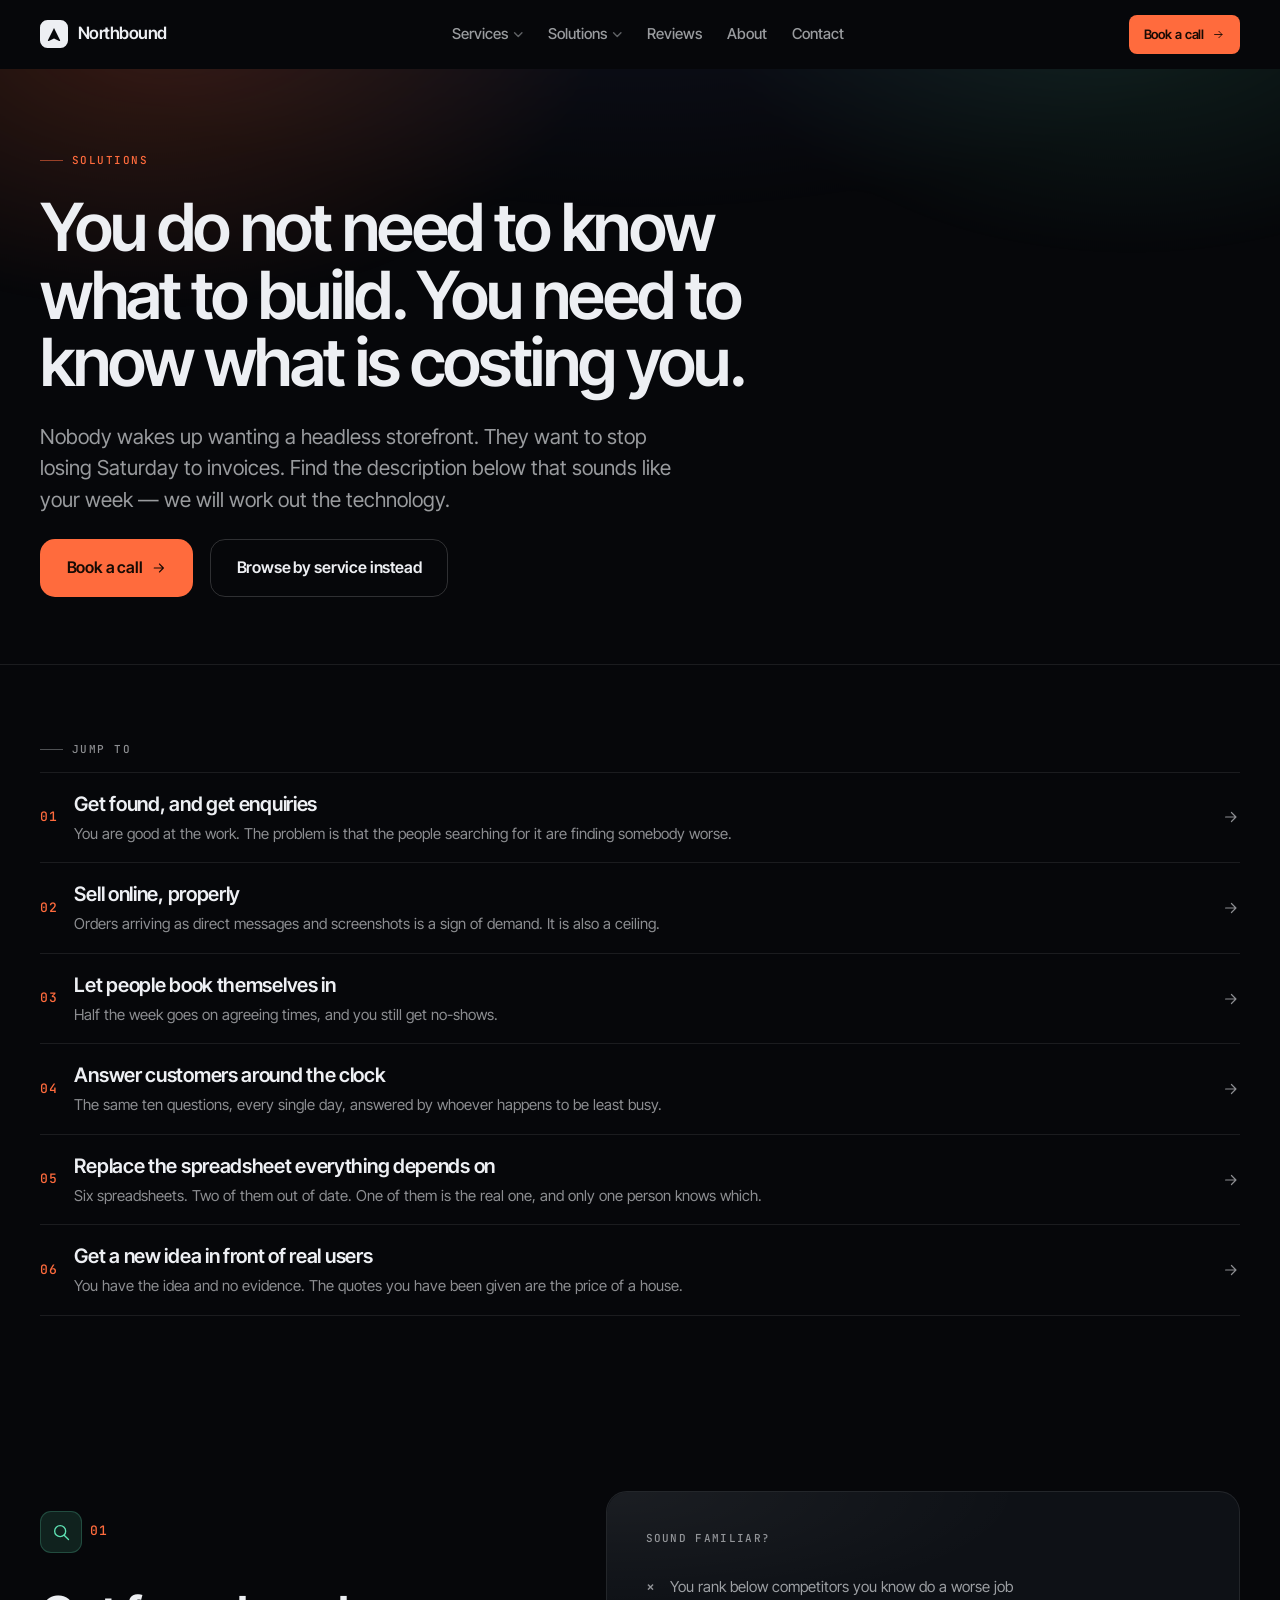
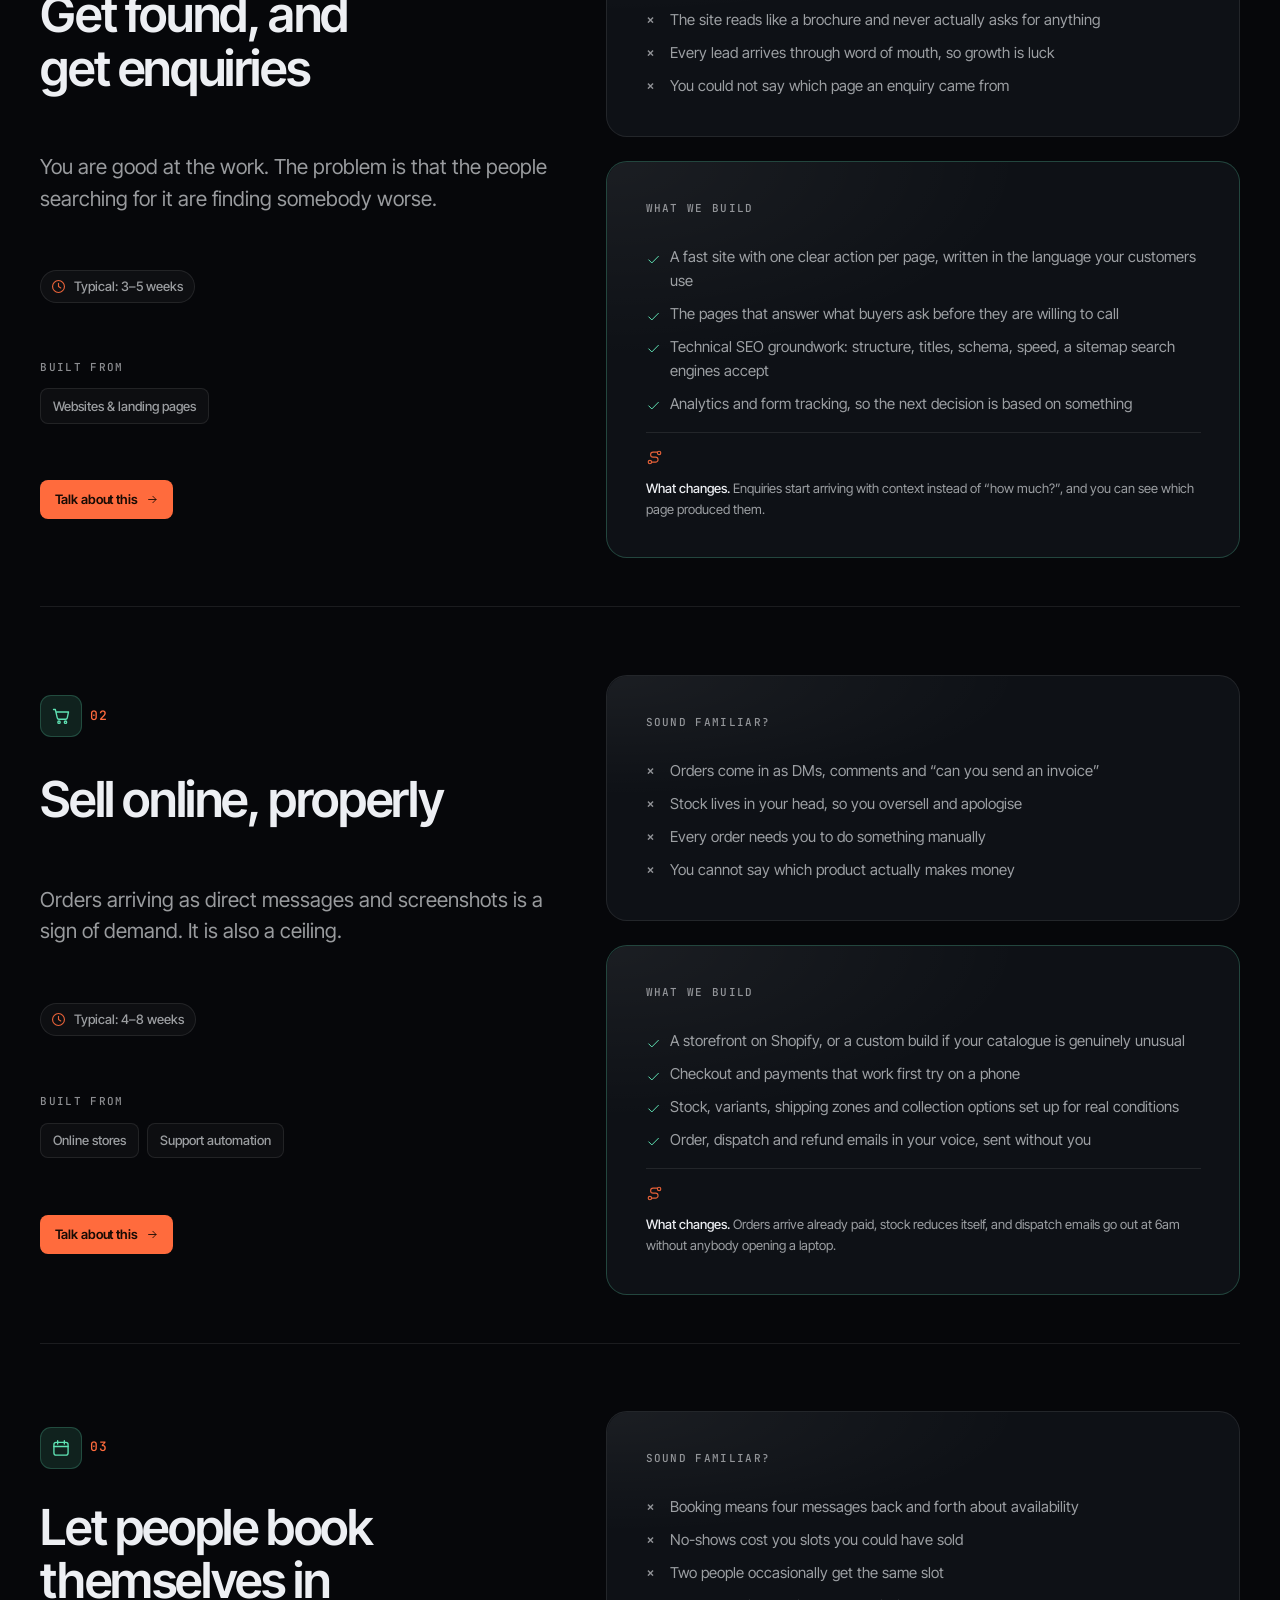
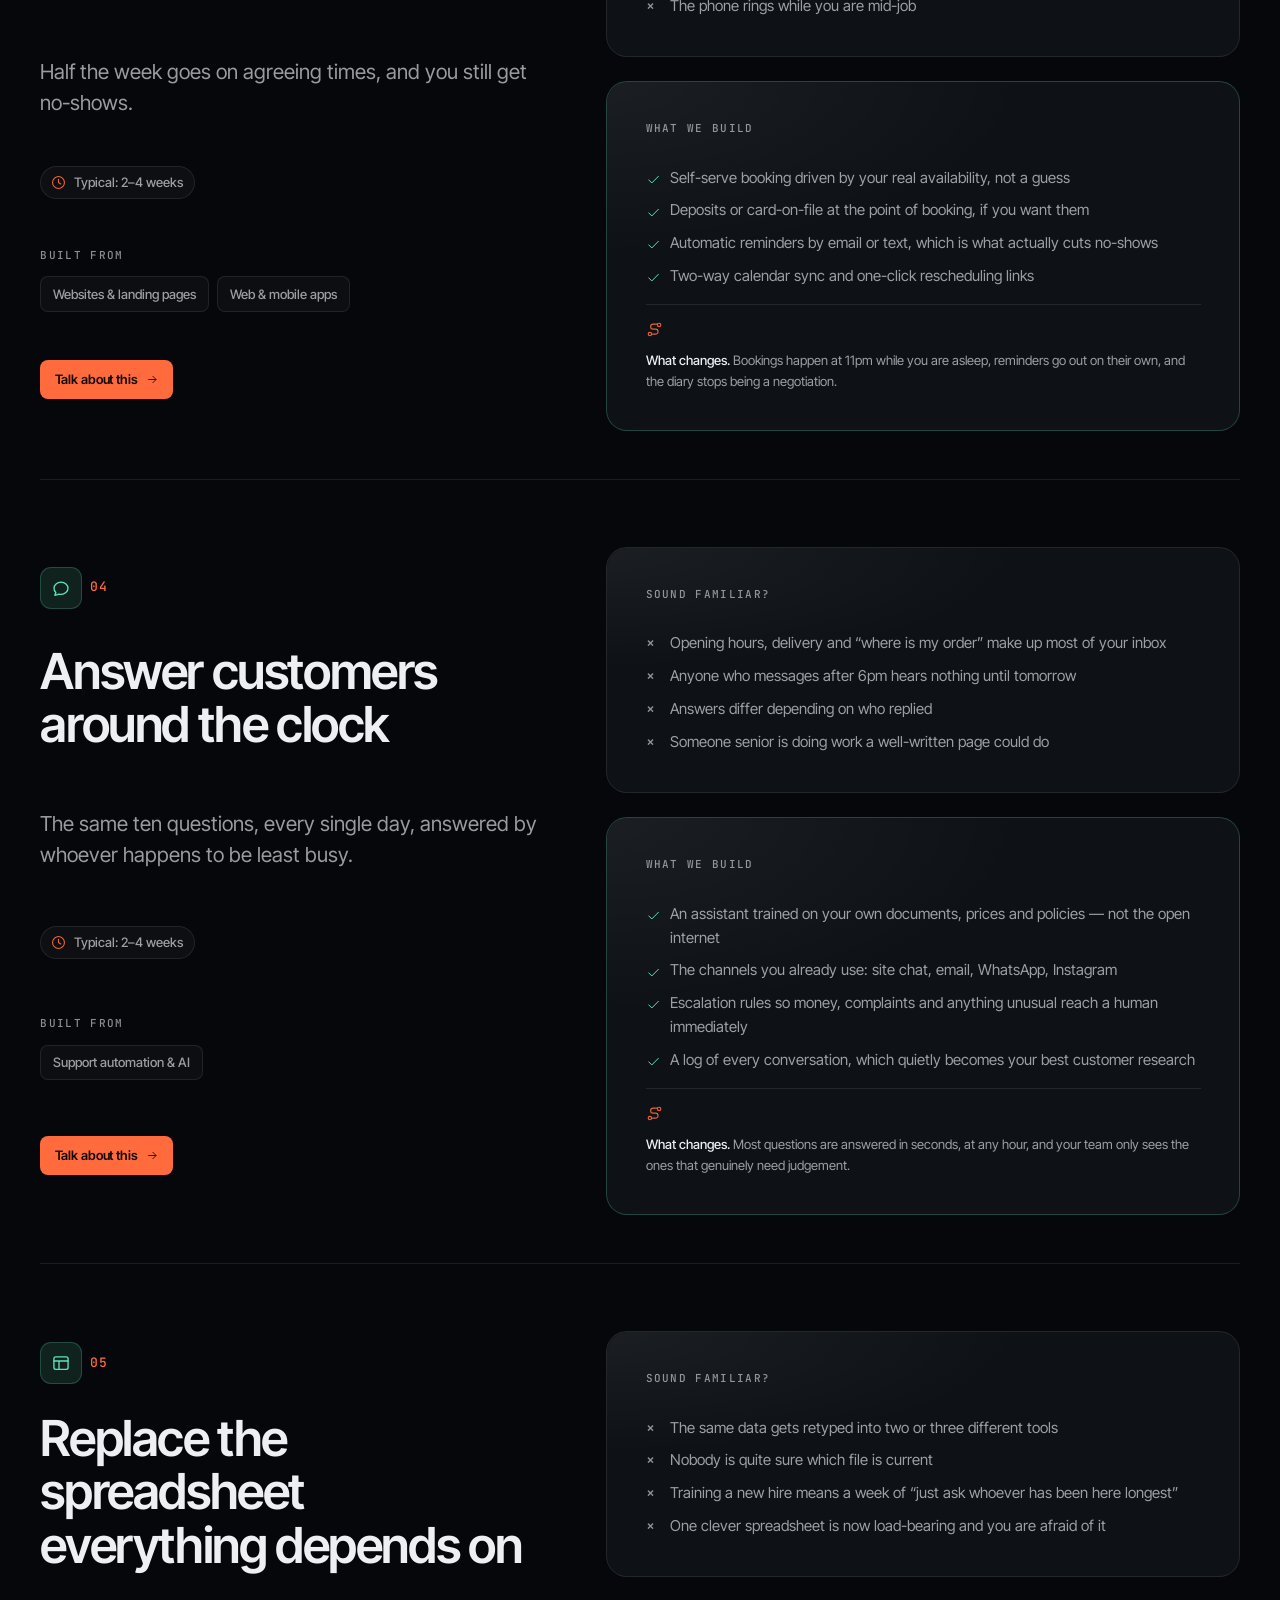
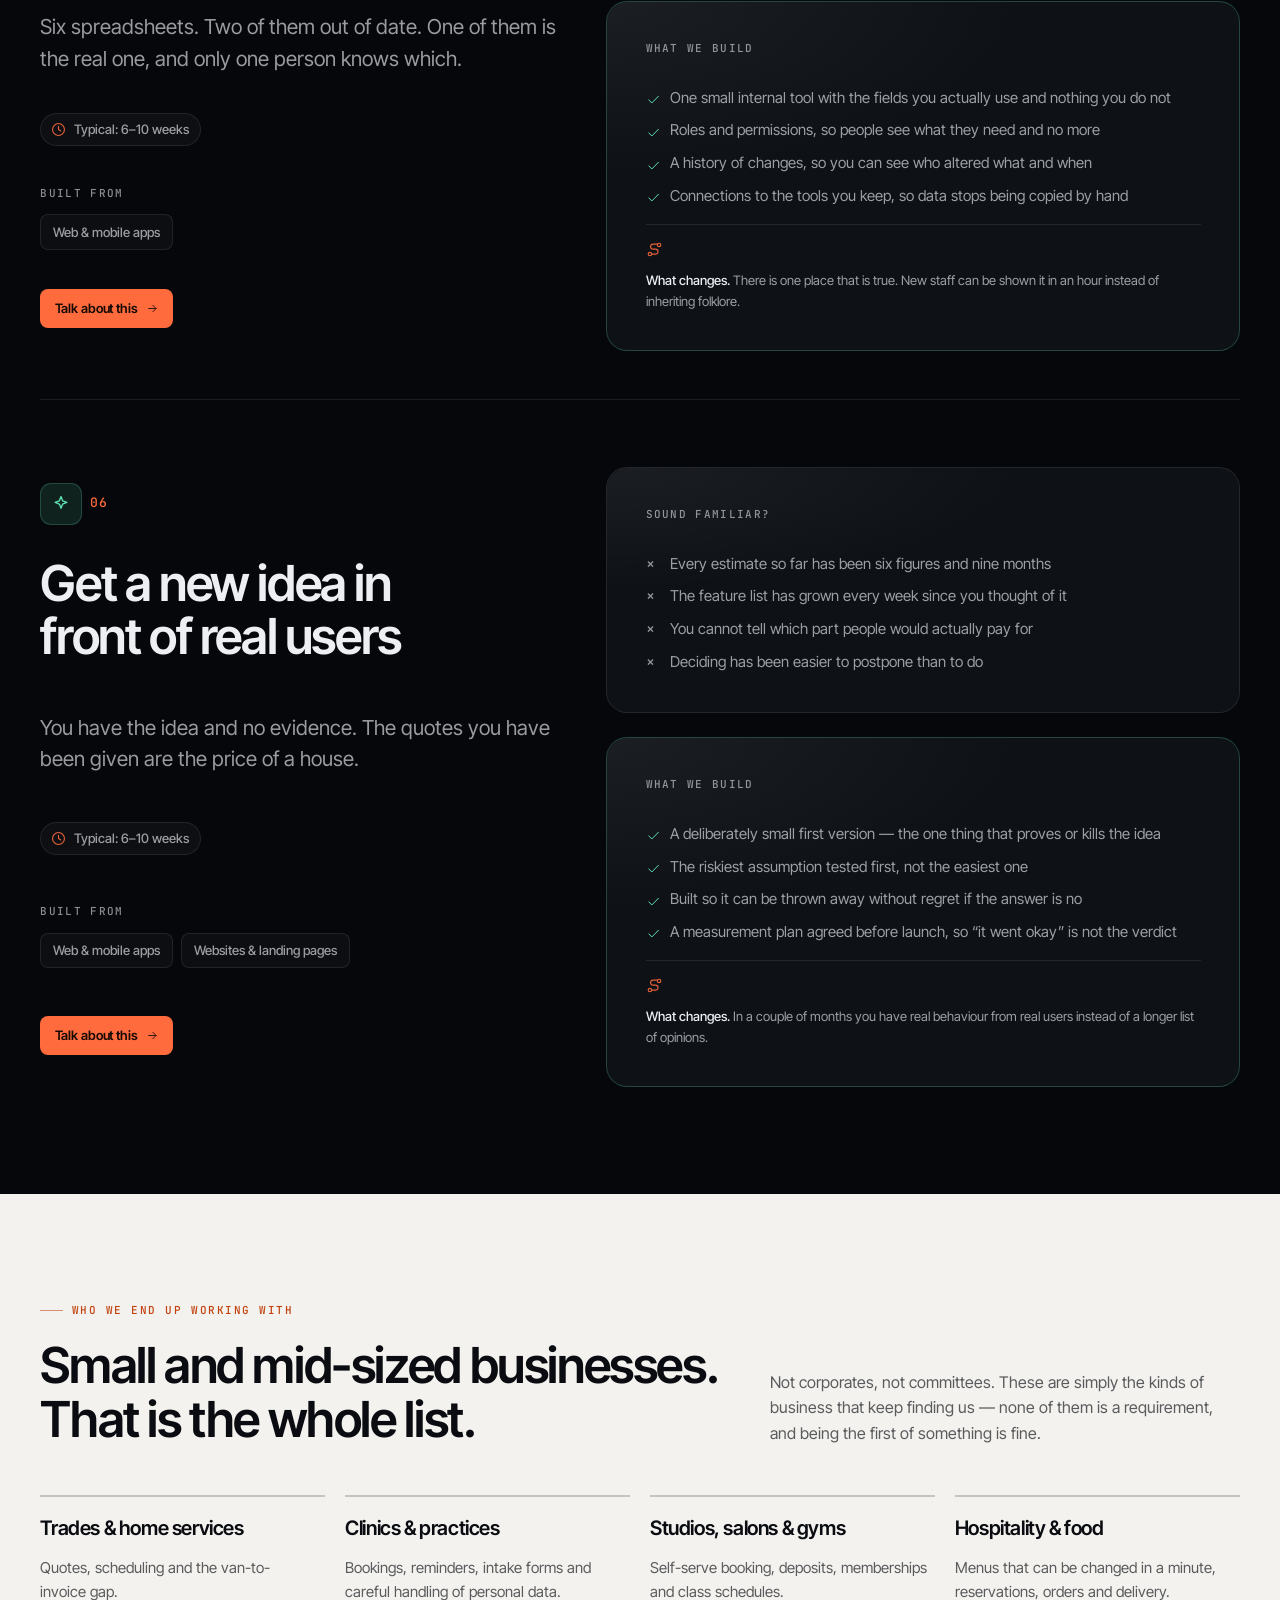
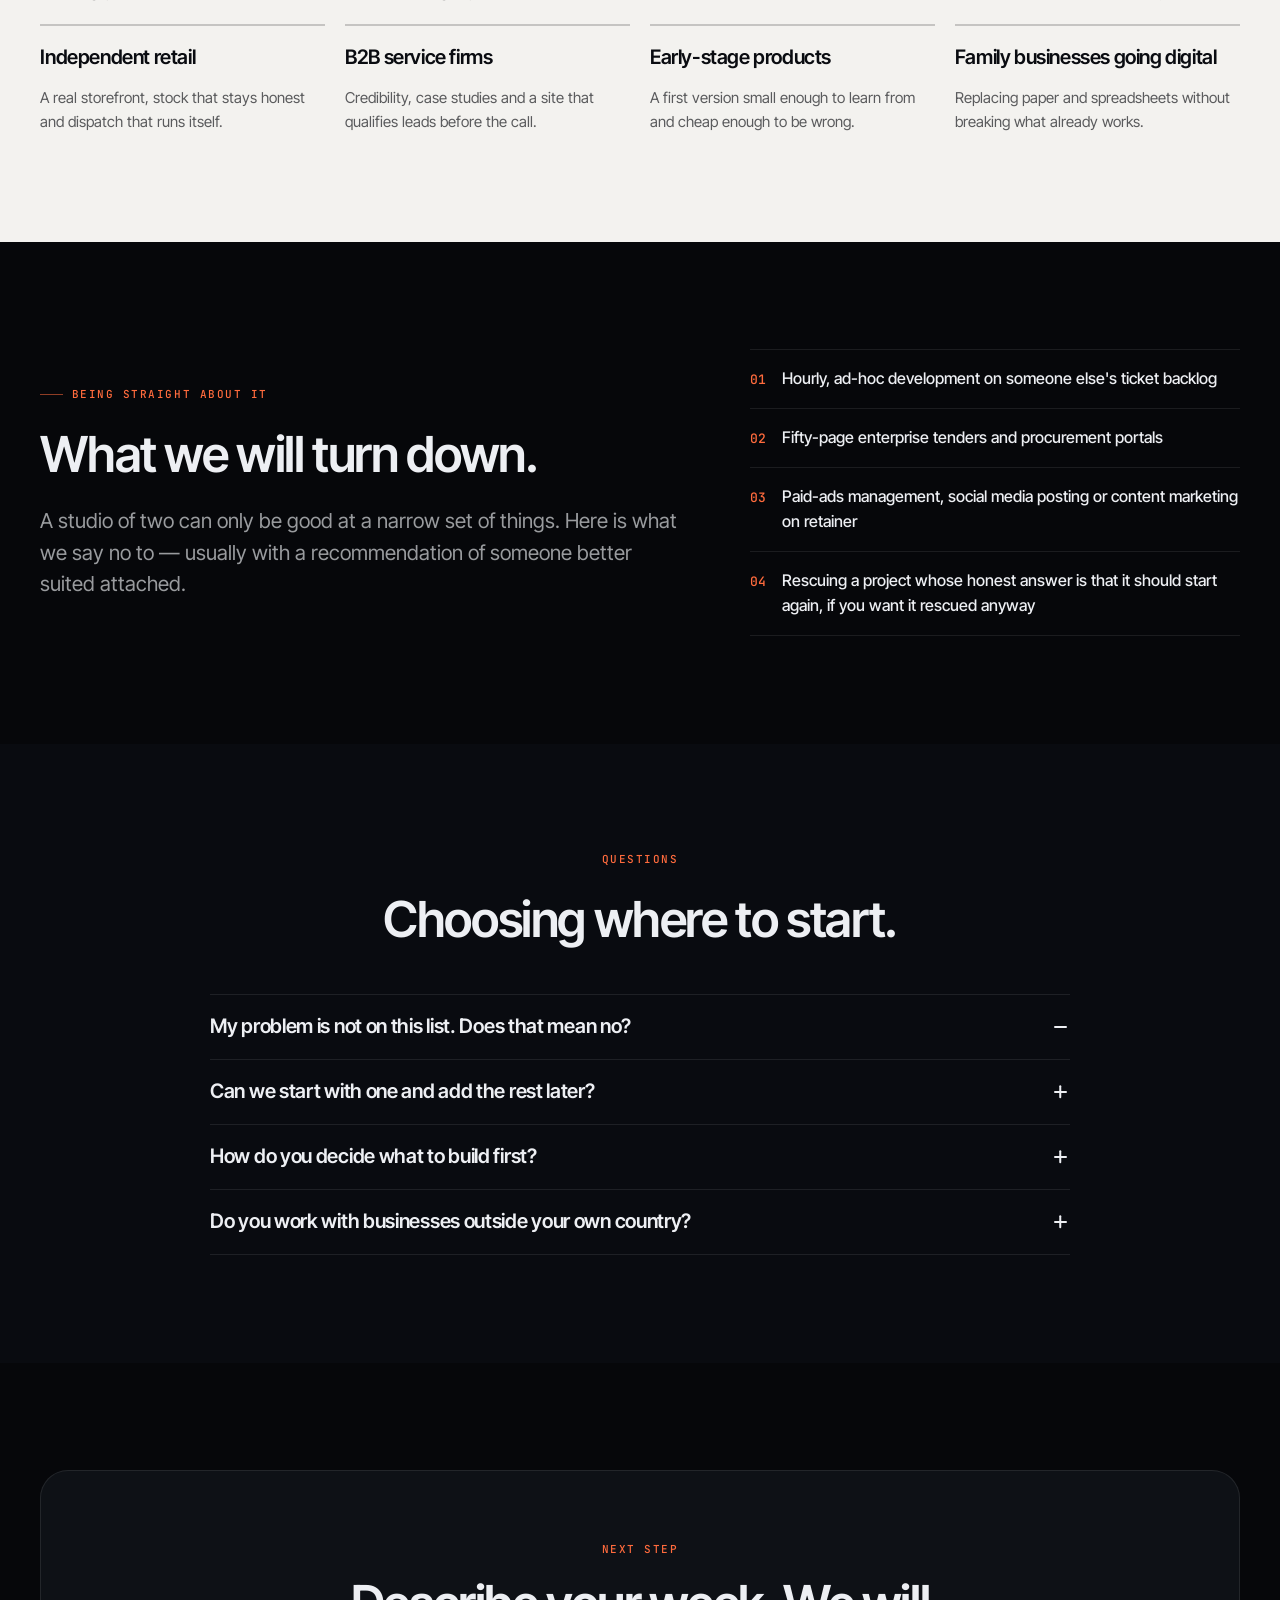
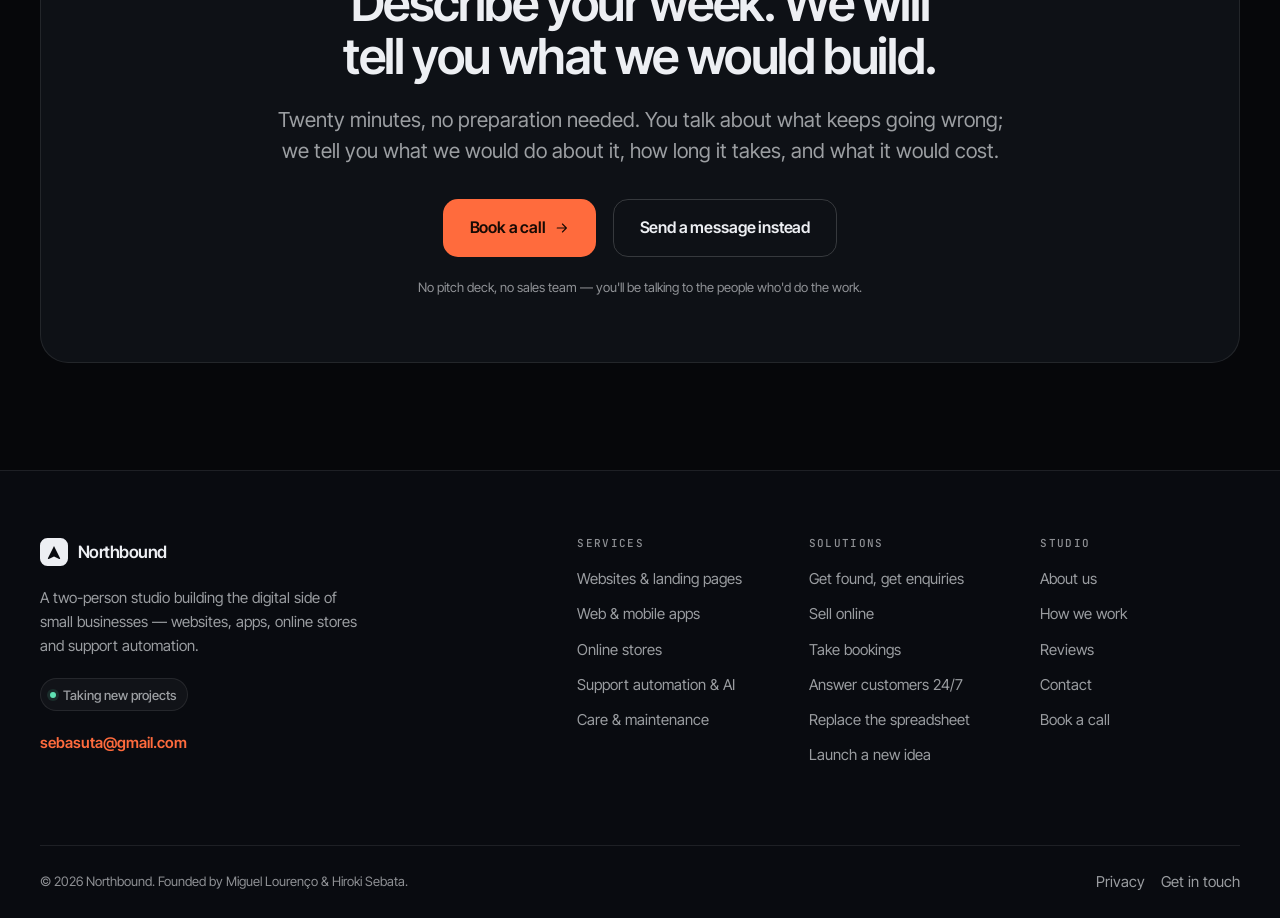
<file: solutions.html>
<!doctype html>
<html lang="en" class="no-js">
<head>
<meta charset="utf-8">
<meta name="viewport" content="width=device-width, initial-scale=1">
<title>Solutions — start from the problem, not the technology | Northbound</title>
<meta name="description" content="Six situations small businesses come to us with: no enquiries, orders stuck in DMs, booking chaos, an inbox full of repeat questions, load-bearing spreadsheets, and an untested idea. What we build for each.">
<link rel="canonical" href="https://hiroki-sebata.github.io/Agency-website/solutions.html">

<meta property="og:type" content="website">
<meta property="og:site_name" content="Northbound">
<meta property="og:title" content="Solutions — start from the problem, not the technology | Northbound">
<meta property="og:description" content="Six situations small businesses come to us with: no enquiries, orders stuck in DMs, booking chaos, an inbox full of repeat questions, load-bearing spreadsheets, and an untested idea. What we build for each.">
<meta property="og:url" content="https://hiroki-sebata.github.io/Agency-website/solutions.html">
<meta property="og:image" content="https://hiroki-sebata.github.io/Agency-website/assets/img/og-image.png">
<meta property="og:image:width" content="1200">
<meta property="og:image:height" content="630">
<meta property="og:image:alt" content="Northbound — websites, apps and automation for small businesses.">
<meta name="twitter:card" content="summary_large_image">
<meta name="twitter:title" content="Solutions — start from the problem, not the technology | Northbound">
<meta name="twitter:description" content="Six situations small businesses come to us with: no enquiries, orders stuck in DMs, booking chaos, an inbox full of repeat questions, load-bearing spreadsheets, and an untested idea. What we build for each.">
<meta name="twitter:image" content="https://hiroki-sebata.github.io/Agency-website/assets/img/og-image.png">

<meta name="theme-color" content="#06070a">
<link rel="icon" href="assets/img/favicon.svg" type="image/svg+xml">
<link rel="apple-touch-icon" href="assets/img/apple-touch-icon.png">
<link rel="manifest" href="site.webmanifest">

<link rel="preload" href="assets/fonts/inter-tight-latin.woff2" as="font" type="font/woff2" crossorigin>
<link rel="stylesheet" href="assets/fonts/fonts.css">
<link rel="stylesheet" href="assets/css/main.css">
<script type="application/ld+json">
{
  "@context": "https://schema.org",
  "@type": "BreadcrumbList",
  "itemListElement": [
    {
      "@type": "ListItem",
      "position": 1,
      "name": "Home",
      "item": "https://hiroki-sebata.github.io/Agency-website/"
    },
    {
      "@type": "ListItem",
      "position": 2,
      "name": "Solutions",
      "item": "https://hiroki-sebata.github.io/Agency-website/solutions.html"
    }
  ]
}
</script>
<script type="application/ld+json">
{
  "@context": "https://schema.org",
  "@type": "FAQPage",
  "mainEntity": [
    {
      "@type": "Question",
      "name": "My problem is not on this list. Does that mean no?",
      "acceptedAnswer": {
        "@type": "Answer",
        "text": "Almost never. These six are just the requests we get most often, so they are the easiest to describe. If your situation is somewhere between two of them, or nowhere near any, the call works exactly the same way. Describe it in plain words. Working out which shape of project fits is our job, not yours."
      }
    },
    {
      "@type": "Question",
      "name": "Can we start with one and add the rest later?",
      "acceptedAnswer": {
        "@type": "Answer",
        "text": "Yes, and it is usually the better path. Launch the site, see what customers actually do, then automate the part that turns out to be noisy — rather than guessing at all of it up front. Each piece is scoped so it stands alone and does not need the next one to make sense."
      }
    },
    {
      "@type": "Question",
      "name": "How do you decide what to build first?",
      "acceptedAnswer": {
        "@type": "Answer",
        "text": "Whatever is costing you most — in money, or in hours you would rather have back. That is usually obvious within twenty minutes of talking about how your week actually goes. If two things look equally painful, we start with the cheaper one, because shipping something builds more confidence than planning everything."
      }
    },
    {
      "@type": "Question",
      "name": "Do you work with businesses outside your own country?",
      "acceptedAnswer": {
        "@type": "Answer",
        "text": "Yes. We work remotely by default, which is how a studio of two can be useful to a business anywhere. Calls happen on video and project updates are written down, so nothing depends on being in the same room. Tell us roughly which hours suit you and we will work out an overlap."
      }
    }
  ]
}
</script>
<script type="application/ld+json">
{
  "@context": "https://schema.org",
  "@type": "ItemList",
  "name": "Solutions",
  "itemListElement": [
    {
      "@type": "ListItem",
      "position": 1,
      "name": "Get found, and get enquiries",
      "description": "You are good at the work. The problem is that the people searching for it are finding somebody worse.",
      "url": "https://hiroki-sebata.github.io/Agency-website/solutions.html#enquiries"
    },
    {
      "@type": "ListItem",
      "position": 2,
      "name": "Sell online, properly",
      "description": "Orders arriving as direct messages and screenshots is a sign of demand. It is also a ceiling.",
      "url": "https://hiroki-sebata.github.io/Agency-website/solutions.html#sell"
    },
    {
      "@type": "ListItem",
      "position": 3,
      "name": "Let people book themselves in",
      "description": "Half the week goes on agreeing times, and you still get no-shows.",
      "url": "https://hiroki-sebata.github.io/Agency-website/solutions.html#bookings"
    },
    {
      "@type": "ListItem",
      "position": 4,
      "name": "Answer customers around the clock",
      "description": "The same ten questions, every single day, answered by whoever happens to be least busy.",
      "url": "https://hiroki-sebata.github.io/Agency-website/solutions.html#support"
    },
    {
      "@type": "ListItem",
      "position": 5,
      "name": "Replace the spreadsheet everything depends on",
      "description": "Six spreadsheets. Two of them out of date. One of them is the real one, and only one person knows which.",
      "url": "https://hiroki-sebata.github.io/Agency-website/solutions.html#internal"
    },
    {
      "@type": "ListItem",
      "position": 6,
      "name": "Get a new idea in front of real users",
      "description": "You have the idea and no evidence. The quotes you have been given are the price of a house.",
      "url": "https://hiroki-sebata.github.io/Agency-website/solutions.html#mvp"
    }
  ]
}
</script>
</head>
<body>
<a class="skip" href="#main">Skip to content</a>
<header class="header">
  <div class="wrap">
    <nav class="nav" aria-label="Main">
      <a class="brand" href="index.html">
        <svg class="brand__mark" viewBox="0 0 32 32" aria-hidden="true" focusable="false"><path fill="currentColor" fill-rule="evenodd" d="M8.6 0h14.8A8.6 8.6 0 0 1 32 8.6v14.8a8.6 8.6 0 0 1-8.6 8.6H8.6A8.6 8.6 0 0 1 0 23.4V8.6A8.6 8.6 0 0 1 8.6 0Zm7.4 9.1L9.05 23a.74.74 0 0 0 1.02.97L16 21.03l5.93 2.94A.74.74 0 0 0 22.95 23L16 9.1Z"/></svg>
        <span>Northbound</span>
      </a>

      <div class="nav__menu">
        <ul class="nav__list">
          <li class="nav__item" data-mega-item>
            <button class="nav__link" type="button" data-mega-btn aria-expanded="false" aria-controls="mega-services">
              Services
              <svg class="nav__chev" viewBox="0 0 10 10" fill="none" aria-hidden="true"><path d="M1.5 3.6 5 7.1l3.5-3.5" stroke="currentColor" stroke-width="1.4" stroke-linecap="round" stroke-linejoin="round"/></svg>
            </button>
            <div class="mega" id="mega-services" data-mega-panel>
              <div class="mega__grid">
                <p class="mega__label">What we build</p>
          <a class="mega__link" href="services.html#websites">
            <span class="mega__ico"><svg class="" viewBox="0 0 24 24" fill="none" stroke="currentColor" stroke-width="1.6" stroke-linecap="round" stroke-linejoin="round" aria-hidden="true"><rect x="3" y="4" width="18" height="16" rx="2.5"/><path d="M3 9.2h18M6.6 6.6h.01M9.2 6.6h.01"/></svg></span>
            <span>
              <span class="mega__t">Websites &amp; landing pages</span>
              <span class="mega__d">Marketing sites that load fast and ask for the enquiry.</span>
            </span>
          </a>
          <a class="mega__link" href="services.html#apps">
            <span class="mega__ico"><svg class="" viewBox="0 0 24 24" fill="none" stroke="currentColor" stroke-width="1.6" stroke-linecap="round" stroke-linejoin="round" aria-hidden="true"><rect x="7" y="2.5" width="10" height="19" rx="2.8"/><path d="M10.8 18.6h2.4"/></svg></span>
            <span>
              <span class="mega__t">Web &amp; mobile apps</span>
              <span class="mega__d">Custom tools and products, built to be handed over.</span>
            </span>
          </a>
          <a class="mega__link" href="services.html#ecommerce">
            <span class="mega__ico"><svg class="" viewBox="0 0 24 24" fill="none" stroke="currentColor" stroke-width="1.6" stroke-linecap="round" stroke-linejoin="round" aria-hidden="true"><path d="M4.2 8h15.6l-1.2 11.1a2 2 0 0 1-2 1.8H7.4a2 2 0 0 1-2-1.8L4.2 8Z"/><path d="M9 8V6.2a3 3 0 0 1 6 0V8"/></svg></span>
            <span>
              <span class="mega__t">Online stores</span>
              <span class="mega__d">Sell, take payments and keep stock straight.</span>
            </span>
          </a>
          <a class="mega__link" href="services.html#automation">
            <span class="mega__ico"><svg class="" viewBox="0 0 24 24" fill="none" stroke="currentColor" stroke-width="1.6" stroke-linecap="round" stroke-linejoin="round" aria-hidden="true"><rect x="4" y="8.4" width="16" height="11.6" rx="3.2"/><path d="M12 4.8v3.6M9.2 14h.01M14.8 14h.01M9.6 17.3h4.8"/><circle cx="12" cy="3.6" r="1.3"/></svg></span>
            <span>
              <span class="mega__t">Support automation &amp; AI</span>
              <span class="mega__d">Answer the repeat questions without hiring for it.</span>
            </span>
          </a>
              </div>
              <div class="mega__foot">
                <span class="text-xs text-faint">Fixed scope. No retainers you can't leave.</span>
                <a class="tlink" href="services.html">All services <svg class="tlink__ico" viewBox="0 0 24 24" fill="none" stroke="currentColor" stroke-width="1.6" stroke-linecap="round" stroke-linejoin="round" aria-hidden="true"><path d="M4.8 12h13.4M12.6 6l6 6-6 6"/></svg></a>
              </div>
            </div>
          </li>

          <li class="nav__item" data-mega-item>
            <button class="nav__link" type="button" data-mega-btn aria-expanded="false" aria-controls="mega-solutions">
              Solutions
              <svg class="nav__chev" viewBox="0 0 10 10" fill="none" aria-hidden="true"><path d="M1.5 3.6 5 7.1l3.5-3.5" stroke="currentColor" stroke-width="1.4" stroke-linecap="round" stroke-linejoin="round"/></svg>
            </button>
            <div class="mega" id="mega-solutions" data-mega-panel>
              <div class="mega__grid">
                <p class="mega__label">Start from the problem</p>
          <a class="mega__link" href="solutions.html#enquiries">
            <span class="mega__ico"><svg class="" viewBox="0 0 24 24" fill="none" stroke="currentColor" stroke-width="1.6" stroke-linecap="round" stroke-linejoin="round" aria-hidden="true"><circle cx="11" cy="11" r="6.6"/><path d="M15.8 15.8 21 21"/></svg></span>
            <span>
              <span class="mega__t">Get found, get enquiries</span>
              <span class="mega__d">You exist online but nobody calls.</span>
            </span>
          </a>
          <a class="mega__link" href="solutions.html#sell">
            <span class="mega__ico"><svg class="" viewBox="0 0 24 24" fill="none" stroke="currentColor" stroke-width="1.6" stroke-linecap="round" stroke-linejoin="round" aria-hidden="true"><circle cx="9.6" cy="19.4" r="1.4"/><circle cx="17.4" cy="19.4" r="1.4"/><path d="M3 4.2h2.2l2.3 10.1a2 2 0 0 0 1.95 1.6h8.1a2 2 0 0 0 1.96-1.6L21 7.2H6"/></svg></span>
            <span>
              <span class="mega__t">Sell online</span>
              <span class="mega__d">Move from DMs and invoices to a real checkout.</span>
            </span>
          </a>
          <a class="mega__link" href="solutions.html#bookings">
            <span class="mega__ico"><svg class="" viewBox="0 0 24 24" fill="none" stroke="currentColor" stroke-width="1.6" stroke-linecap="round" stroke-linejoin="round" aria-hidden="true"><rect x="3.5" y="5.2" width="17" height="15.3" rx="2.6"/><path d="M3.5 10.2h17M8 3.2v4M16 3.2v4"/></svg></span>
            <span>
              <span class="mega__t">Take bookings</span>
              <span class="mega__d">Let people book themselves in, around the clock.</span>
            </span>
          </a>
          <a class="mega__link" href="solutions.html#support">
            <span class="mega__ico"><svg class="" viewBox="0 0 24 24" fill="none" stroke="currentColor" stroke-width="1.6" stroke-linecap="round" stroke-linejoin="round" aria-hidden="true"><path d="M20.4 12.3c0 4.1-3.75 7.4-8.4 7.4-.9 0-1.78-.12-2.6-.36L4.6 20.8l1.2-3.4a7.05 7.05 0 0 1-2.2-5.1c0-4.1 3.75-7.4 8.4-7.4s8.4 3.3 8.4 7.4Z"/></svg></span>
            <span>
              <span class="mega__t">Answer customers 24/7</span>
              <span class="mega__d">The same ten questions, handled for you.</span>
            </span>
          </a>
          <a class="mega__link" href="solutions.html#internal">
            <span class="mega__ico"><svg class="" viewBox="0 0 24 24" fill="none" stroke="currentColor" stroke-width="1.6" stroke-linecap="round" stroke-linejoin="round" aria-hidden="true"><rect x="3.5" y="4.6" width="17" height="15" rx="2.2"/><path d="M3.5 9.6h17M9.6 9.6v10"/></svg></span>
            <span>
              <span class="mega__t">Replace the spreadsheet</span>
              <span class="mega__d">One shared system instead of six tabs.</span>
            </span>
          </a>
          <a class="mega__link" href="solutions.html#mvp">
            <span class="mega__ico"><svg class="" viewBox="0 0 24 24" fill="none" stroke="currentColor" stroke-width="1.6" stroke-linecap="round" stroke-linejoin="round" aria-hidden="true"><path d="M12 3.1l1.95 5.05L19 10.1l-5.05 1.95L12 17.1l-1.95-5.05L5 10.1l5.05-1.95L12 3.1Z"/></svg></span>
            <span>
              <span class="mega__t">Launch a new idea</span>
              <span class="mega__d">Get a first version in front of real users.</span>
            </span>
          </a>
              </div>
              <div class="mega__foot">
                <span class="text-xs text-faint">Not sure which one? Say it in plain words on a call.</span>
                <a class="tlink" href="solutions.html">All solutions <svg class="tlink__ico" viewBox="0 0 24 24" fill="none" stroke="currentColor" stroke-width="1.6" stroke-linecap="round" stroke-linejoin="round" aria-hidden="true"><path d="M4.8 12h13.4M12.6 6l6 6-6 6"/></svg></a>
              </div>
            </div>
          </li>

          <li><a class="nav__link" href="reviews.html">Reviews</a></li>
          <li><a class="nav__link" href="about.html">About</a></li>
          <li><a class="nav__link" href="contact.html">Contact</a></li>
        </ul>
      </div>

      <div class="nav__actions">
        <a class="btn btn--sm nav__action-desktop" href="contact.html#book" data-book>
          Book a call <svg class="btn__ico" viewBox="0 0 24 24" fill="none" stroke="currentColor" stroke-width="1.6" stroke-linecap="round" stroke-linejoin="round" aria-hidden="true"><path d="M4.8 12h13.4M12.6 6l6 6-6 6"/></svg>
        </a>
        <button class="burger" type="button" data-drawer-toggle aria-expanded="false" aria-controls="drawer">
          <span class="sr-only">Menu</span>
          <span class="burger__box" aria-hidden="true">
            <span class="burger__line"></span><span class="burger__line"></span><span class="burger__line"></span>
          </span>
        </button>
      </div>
    </nav>
  </div>

  <div class="drawer" id="drawer" data-drawer>
    <div class="drawer__group" data-drawer-group>
      <button class="drawer__top" type="button" data-drawer-top aria-expanded="false" aria-controls="drawer-services">
        Services
        <svg class="nav__chev" viewBox="0 0 10 10" fill="none" aria-hidden="true"><path d="M1.5 3.6 5 7.1l3.5-3.5" stroke="currentColor" stroke-width="1.4" stroke-linecap="round" stroke-linejoin="round"/></svg>
      </button>
      <div class="drawer__sub" id="drawer-services">
        <div class="drawer__sub-inner">
          <ul class="drawer__sub-list">
              <li><a class="drawer__sub-link" href="services.html#websites"><svg class="mega__ico-sm" viewBox="0 0 24 24" fill="none" stroke="currentColor" stroke-width="1.6" stroke-linecap="round" stroke-linejoin="round" aria-hidden="true"><rect x="3" y="4" width="18" height="16" rx="2.5"/><path d="M3 9.2h18M6.6 6.6h.01M9.2 6.6h.01"/></svg><span>Websites &amp; landing pages</span></a></li>
              <li><a class="drawer__sub-link" href="services.html#apps"><svg class="mega__ico-sm" viewBox="0 0 24 24" fill="none" stroke="currentColor" stroke-width="1.6" stroke-linecap="round" stroke-linejoin="round" aria-hidden="true"><rect x="7" y="2.5" width="10" height="19" rx="2.8"/><path d="M10.8 18.6h2.4"/></svg><span>Web &amp; mobile apps</span></a></li>
              <li><a class="drawer__sub-link" href="services.html#ecommerce"><svg class="mega__ico-sm" viewBox="0 0 24 24" fill="none" stroke="currentColor" stroke-width="1.6" stroke-linecap="round" stroke-linejoin="round" aria-hidden="true"><path d="M4.2 8h15.6l-1.2 11.1a2 2 0 0 1-2 1.8H7.4a2 2 0 0 1-2-1.8L4.2 8Z"/><path d="M9 8V6.2a3 3 0 0 1 6 0V8"/></svg><span>Online stores</span></a></li>
              <li><a class="drawer__sub-link" href="services.html#automation"><svg class="mega__ico-sm" viewBox="0 0 24 24" fill="none" stroke="currentColor" stroke-width="1.6" stroke-linecap="round" stroke-linejoin="round" aria-hidden="true"><rect x="4" y="8.4" width="16" height="11.6" rx="3.2"/><path d="M12 4.8v3.6M9.2 14h.01M14.8 14h.01M9.6 17.3h4.8"/><circle cx="12" cy="3.6" r="1.3"/></svg><span>Support automation &amp; AI</span></a></li>
            <li><a class="drawer__sub-link accent" href="services.html">All services</a></li>
          </ul>
        </div>
      </div>
    </div>

    <div class="drawer__group" data-drawer-group>
      <button class="drawer__top" type="button" data-drawer-top aria-expanded="false" aria-controls="drawer-solutions">
        Solutions
        <svg class="nav__chev" viewBox="0 0 10 10" fill="none" aria-hidden="true"><path d="M1.5 3.6 5 7.1l3.5-3.5" stroke="currentColor" stroke-width="1.4" stroke-linecap="round" stroke-linejoin="round"/></svg>
      </button>
      <div class="drawer__sub" id="drawer-solutions">
        <div class="drawer__sub-inner">
          <ul class="drawer__sub-list">
              <li><a class="drawer__sub-link" href="solutions.html#enquiries"><svg class="mega__ico-sm" viewBox="0 0 24 24" fill="none" stroke="currentColor" stroke-width="1.6" stroke-linecap="round" stroke-linejoin="round" aria-hidden="true"><circle cx="11" cy="11" r="6.6"/><path d="M15.8 15.8 21 21"/></svg><span>Get found, get enquiries</span></a></li>
              <li><a class="drawer__sub-link" href="solutions.html#sell"><svg class="mega__ico-sm" viewBox="0 0 24 24" fill="none" stroke="currentColor" stroke-width="1.6" stroke-linecap="round" stroke-linejoin="round" aria-hidden="true"><circle cx="9.6" cy="19.4" r="1.4"/><circle cx="17.4" cy="19.4" r="1.4"/><path d="M3 4.2h2.2l2.3 10.1a2 2 0 0 0 1.95 1.6h8.1a2 2 0 0 0 1.96-1.6L21 7.2H6"/></svg><span>Sell online</span></a></li>
              <li><a class="drawer__sub-link" href="solutions.html#bookings"><svg class="mega__ico-sm" viewBox="0 0 24 24" fill="none" stroke="currentColor" stroke-width="1.6" stroke-linecap="round" stroke-linejoin="round" aria-hidden="true"><rect x="3.5" y="5.2" width="17" height="15.3" rx="2.6"/><path d="M3.5 10.2h17M8 3.2v4M16 3.2v4"/></svg><span>Take bookings</span></a></li>
              <li><a class="drawer__sub-link" href="solutions.html#support"><svg class="mega__ico-sm" viewBox="0 0 24 24" fill="none" stroke="currentColor" stroke-width="1.6" stroke-linecap="round" stroke-linejoin="round" aria-hidden="true"><path d="M20.4 12.3c0 4.1-3.75 7.4-8.4 7.4-.9 0-1.78-.12-2.6-.36L4.6 20.8l1.2-3.4a7.05 7.05 0 0 1-2.2-5.1c0-4.1 3.75-7.4 8.4-7.4s8.4 3.3 8.4 7.4Z"/></svg><span>Answer customers 24/7</span></a></li>
              <li><a class="drawer__sub-link" href="solutions.html#internal"><svg class="mega__ico-sm" viewBox="0 0 24 24" fill="none" stroke="currentColor" stroke-width="1.6" stroke-linecap="round" stroke-linejoin="round" aria-hidden="true"><rect x="3.5" y="4.6" width="17" height="15" rx="2.2"/><path d="M3.5 9.6h17M9.6 9.6v10"/></svg><span>Replace the spreadsheet</span></a></li>
              <li><a class="drawer__sub-link" href="solutions.html#mvp"><svg class="mega__ico-sm" viewBox="0 0 24 24" fill="none" stroke="currentColor" stroke-width="1.6" stroke-linecap="round" stroke-linejoin="round" aria-hidden="true"><path d="M12 3.1l1.95 5.05L19 10.1l-5.05 1.95L12 17.1l-1.95-5.05L5 10.1l5.05-1.95L12 3.1Z"/></svg><span>Launch a new idea</span></a></li>
            <li><a class="drawer__sub-link accent" href="solutions.html">All solutions</a></li>
          </ul>
        </div>
      </div>
    </div>

    <div class="drawer__group"><a class="drawer__top" href="reviews.html">Reviews</a></div>
    <div class="drawer__group"><a class="drawer__top" href="about.html">About</a></div>
    <div class="drawer__group"><a class="drawer__top" href="contact.html">Contact</a></div>

    <div class="drawer__actions">
      <a class="btn btn--lg btn--block" href="contact.html#book" data-book>Book a call <svg class="btn__ico" viewBox="0 0 24 24" fill="none" stroke="currentColor" stroke-width="1.6" stroke-linecap="round" stroke-linejoin="round" aria-hidden="true"><path d="M4.8 12h13.4M12.6 6l6 6-6 6"/></svg></a>
      <a class="btn btn--ghost btn--lg btn--block" href="contact.html#form">Send a message</a>
    </div>

    <div class="drawer__meta">
      <p class="text-xs text-faint">Reply <span data-response-time>within 1 business day</span>.</p>
    </div>
  </div>
</header>

<main id="main">

<section class="hero hero--page">
  <span class="hero__bg" aria-hidden="true"></span>
  <div class="wrap">
    <div class="stack stack-6" style="max-width:880px">
      <p class="eyebrow" data-reveal>Solutions</p>
      <h1 class="hero__title hero__title--page" data-reveal>You do not need to know what to build. You need to know what is costing you.</h1>
      <p class="text-lead hero__lead" data-reveal>
        Nobody wakes up wanting a headless storefront. They want to stop losing Saturday to invoices.
        Find the description below that sounds like your week — we will work out the technology.
      </p>
      <div class="row" data-reveal>
        <a class="btn btn--lg" href="contact.html#book" data-book>Book a call <svg class="btn__ico" viewBox="0 0 24 24" fill="none" stroke="currentColor" stroke-width="1.6" stroke-linecap="round" stroke-linejoin="round" aria-hidden="true"><path d="M4.8 12h13.4M12.6 6l6 6-6 6"/></svg></a>
        <a class="btn btn--ghost btn--lg" href="services.html">Browse by service instead</a>
      </div>
    </div>
  </div>
</section>

<section class="sec sec--sm sec--line">
  <div class="wrap">
    <h2 class="eyebrow eyebrow--dim" style="margin-bottom:var(--s-4)">Jump to</h2>
    <nav class="linklist" aria-label="Solutions">
      <a href="#enquiries">
        <span class="num">01</span>
        <span>
          <span class="linklist__t">Get found, and get enquiries</span><br>
          <span class="linklist__d">You are good at the work. The problem is that the people searching for it are finding somebody worse.</span>
        </span>
        <svg class="linklist__ico" viewBox="0 0 24 24" fill="none" stroke="currentColor" stroke-width="1.6" stroke-linecap="round" stroke-linejoin="round" aria-hidden="true"><path d="M4.8 12h13.4M12.6 6l6 6-6 6"/></svg>
      </a>
      <a href="#sell">
        <span class="num">02</span>
        <span>
          <span class="linklist__t">Sell online, properly</span><br>
          <span class="linklist__d">Orders arriving as direct messages and screenshots is a sign of demand. It is also a ceiling.</span>
        </span>
        <svg class="linklist__ico" viewBox="0 0 24 24" fill="none" stroke="currentColor" stroke-width="1.6" stroke-linecap="round" stroke-linejoin="round" aria-hidden="true"><path d="M4.8 12h13.4M12.6 6l6 6-6 6"/></svg>
      </a>
      <a href="#bookings">
        <span class="num">03</span>
        <span>
          <span class="linklist__t">Let people book themselves in</span><br>
          <span class="linklist__d">Half the week goes on agreeing times, and you still get no-shows.</span>
        </span>
        <svg class="linklist__ico" viewBox="0 0 24 24" fill="none" stroke="currentColor" stroke-width="1.6" stroke-linecap="round" stroke-linejoin="round" aria-hidden="true"><path d="M4.8 12h13.4M12.6 6l6 6-6 6"/></svg>
      </a>
      <a href="#support">
        <span class="num">04</span>
        <span>
          <span class="linklist__t">Answer customers around the clock</span><br>
          <span class="linklist__d">The same ten questions, every single day, answered by whoever happens to be least busy.</span>
        </span>
        <svg class="linklist__ico" viewBox="0 0 24 24" fill="none" stroke="currentColor" stroke-width="1.6" stroke-linecap="round" stroke-linejoin="round" aria-hidden="true"><path d="M4.8 12h13.4M12.6 6l6 6-6 6"/></svg>
      </a>
      <a href="#internal">
        <span class="num">05</span>
        <span>
          <span class="linklist__t">Replace the spreadsheet everything depends on</span><br>
          <span class="linklist__d">Six spreadsheets. Two of them out of date. One of them is the real one, and only one person knows which.</span>
        </span>
        <svg class="linklist__ico" viewBox="0 0 24 24" fill="none" stroke="currentColor" stroke-width="1.6" stroke-linecap="round" stroke-linejoin="round" aria-hidden="true"><path d="M4.8 12h13.4M12.6 6l6 6-6 6"/></svg>
      </a>
      <a href="#mvp">
        <span class="num">06</span>
        <span>
          <span class="linklist__t">Get a new idea in front of real users</span><br>
          <span class="linklist__d">You have the idea and no evidence. The quotes you have been given are the price of a house.</span>
        </span>
        <svg class="linklist__ico" viewBox="0 0 24 24" fill="none" stroke="currentColor" stroke-width="1.6" stroke-linecap="round" stroke-linejoin="round" aria-hidden="true"><path d="M4.8 12h13.4M12.6 6l6 6-6 6"/></svg>
      </a>
    </nav>
  </div>
</section>

<section class="sec">
  <div class="wrap">
    <div class="stack stack-12">
      <section class="svc anchor-offset" id="enquiries" aria-labelledby="enquiries-h">
        <div class="svc__head" data-reveal>
          <div class="row row--tight">
            <span class="card__ico card__ico--mint"><svg class="" viewBox="0 0 24 24" fill="none" stroke="currentColor" stroke-width="1.6" stroke-linecap="round" stroke-linejoin="round" aria-hidden="true"><circle cx="11" cy="11" r="6.6"/><path d="M15.8 15.8 21 21"/></svg></span>
            <span class="num">01</span>
          </div>
          <h2 id="enquiries-h" style="font-size:var(--t-h2)">Get found, and get enquiries</h2>
          <p class="text-lead">You are good at the work. The problem is that the people searching for it are finding somebody worse.</p>
          <p class="row row--tight">
            <span class="pill"><svg class="mega__ico-sm" viewBox="0 0 24 24" fill="none" stroke="currentColor" stroke-width="1.6" stroke-linecap="round" stroke-linejoin="round" aria-hidden="true"><circle cx="12" cy="12" r="8.4"/><path d="M12 7.4V12l3.2 2"/></svg><span>Typical: 3–5 weeks</span></span>
          </p>
          <div>
            <p class="svc__sub">Built from</p>
            <p class="row row--tight"><a class="chip" href="services.html#websites">Websites &amp; landing pages</a></p>
          </div>
          <p><a class="btn btn--sm" href="contact.html?service=enquiries#form">Talk about this <svg class="btn__ico" viewBox="0 0 24 24" fill="none" stroke="currentColor" stroke-width="1.6" stroke-linecap="round" stroke-linejoin="round" aria-hidden="true"><path d="M4.8 12h13.4M12.6 6l6 6-6 6"/></svg></a></p>
        </div>

        <div class="stack stack-6" data-reveal>
          <div class="card card--pad-lg">
            <p class="svc__sub">Sound familiar?</p>
            <ul class="card__list">
              <li><span class="card__tick" aria-hidden="true" style="color:var(--text-faint);font-family:var(--f-mono);margin-top:0">&times;</span><span>You rank below competitors you know do a worse job</span></li>
              <li><span class="card__tick" aria-hidden="true" style="color:var(--text-faint);font-family:var(--f-mono);margin-top:0">&times;</span><span>The site reads like a brochure and never actually asks for anything</span></li>
              <li><span class="card__tick" aria-hidden="true" style="color:var(--text-faint);font-family:var(--f-mono);margin-top:0">&times;</span><span>Every lead arrives through word of mouth, so growth is luck</span></li>
              <li><span class="card__tick" aria-hidden="true" style="color:var(--text-faint);font-family:var(--f-mono);margin-top:0">&times;</span><span>You could not say which page an enquiry came from</span></li>
            </ul>
          </div>
          <div class="card card--pad-lg card--mint">
            <p class="svc__sub">What we build</p>
            <ul class="card__list">
              <li><svg class="card__tick" viewBox="0 0 24 24" fill="none" stroke="currentColor" stroke-width="1.6" stroke-linecap="round" stroke-linejoin="round" aria-hidden="true"><path d="M4.4 12.6l4.9 4.9L19.8 6.9"/></svg><span>A fast site with one clear action per page, written in the language your customers use</span></li>
              <li><svg class="card__tick" viewBox="0 0 24 24" fill="none" stroke="currentColor" stroke-width="1.6" stroke-linecap="round" stroke-linejoin="round" aria-hidden="true"><path d="M4.4 12.6l4.9 4.9L19.8 6.9"/></svg><span>The pages that answer what buyers ask before they are willing to call</span></li>
              <li><svg class="card__tick" viewBox="0 0 24 24" fill="none" stroke="currentColor" stroke-width="1.6" stroke-linecap="round" stroke-linejoin="round" aria-hidden="true"><path d="M4.4 12.6l4.9 4.9L19.8 6.9"/></svg><span>Technical SEO groundwork: structure, titles, schema, speed, a sitemap search engines accept</span></li>
              <li><svg class="card__tick" viewBox="0 0 24 24" fill="none" stroke="currentColor" stroke-width="1.6" stroke-linecap="round" stroke-linejoin="round" aria-hidden="true"><path d="M4.4 12.6l4.9 4.9L19.8 6.9"/></svg><span>Analytics and form tracking, so the next decision is based on something</span></li>
            </ul>
            <p class="card__foot" style="color:var(--text-dim)"><svg class="mega__ico-sm" viewBox="0 0 24 24" fill="none" stroke="currentColor" stroke-width="1.6" stroke-linecap="round" stroke-linejoin="round" aria-hidden="true"><circle cx="5.5" cy="18.5" r="2.4"/><circle cx="18.5" cy="5.5" r="2.4"/><path d="M8 18.5h5.5a3.5 3.5 0 0 0 0-7H10a3.5 3.5 0 0 1 0-7h6"/></svg><span><strong style="color:var(--text);font-weight:500">What changes.</strong> Enquiries start arriving with context instead of &ldquo;how much?&rdquo;, and you can see which page produced them.</span></p>
          </div>
        </div>
      </section>
      <section class="svc anchor-offset" id="sell" aria-labelledby="sell-h">
        <div class="svc__head" data-reveal>
          <div class="row row--tight">
            <span class="card__ico card__ico--mint"><svg class="" viewBox="0 0 24 24" fill="none" stroke="currentColor" stroke-width="1.6" stroke-linecap="round" stroke-linejoin="round" aria-hidden="true"><circle cx="9.6" cy="19.4" r="1.4"/><circle cx="17.4" cy="19.4" r="1.4"/><path d="M3 4.2h2.2l2.3 10.1a2 2 0 0 0 1.95 1.6h8.1a2 2 0 0 0 1.96-1.6L21 7.2H6"/></svg></span>
            <span class="num">02</span>
          </div>
          <h2 id="sell-h" style="font-size:var(--t-h2)">Sell online, properly</h2>
          <p class="text-lead">Orders arriving as direct messages and screenshots is a sign of demand. It is also a ceiling.</p>
          <p class="row row--tight">
            <span class="pill"><svg class="mega__ico-sm" viewBox="0 0 24 24" fill="none" stroke="currentColor" stroke-width="1.6" stroke-linecap="round" stroke-linejoin="round" aria-hidden="true"><circle cx="12" cy="12" r="8.4"/><path d="M12 7.4V12l3.2 2"/></svg><span>Typical: 4–8 weeks</span></span>
          </p>
          <div>
            <p class="svc__sub">Built from</p>
            <p class="row row--tight"><a class="chip" href="services.html#ecommerce">Online stores</a><a class="chip" href="services.html#automation">Support automation</a></p>
          </div>
          <p><a class="btn btn--sm" href="contact.html?service=sell#form">Talk about this <svg class="btn__ico" viewBox="0 0 24 24" fill="none" stroke="currentColor" stroke-width="1.6" stroke-linecap="round" stroke-linejoin="round" aria-hidden="true"><path d="M4.8 12h13.4M12.6 6l6 6-6 6"/></svg></a></p>
        </div>

        <div class="stack stack-6" data-reveal>
          <div class="card card--pad-lg">
            <p class="svc__sub">Sound familiar?</p>
            <ul class="card__list">
              <li><span class="card__tick" aria-hidden="true" style="color:var(--text-faint);font-family:var(--f-mono);margin-top:0">&times;</span><span>Orders come in as DMs, comments and &ldquo;can you send an invoice&rdquo;</span></li>
              <li><span class="card__tick" aria-hidden="true" style="color:var(--text-faint);font-family:var(--f-mono);margin-top:0">&times;</span><span>Stock lives in your head, so you oversell and apologise</span></li>
              <li><span class="card__tick" aria-hidden="true" style="color:var(--text-faint);font-family:var(--f-mono);margin-top:0">&times;</span><span>Every order needs you to do something manually</span></li>
              <li><span class="card__tick" aria-hidden="true" style="color:var(--text-faint);font-family:var(--f-mono);margin-top:0">&times;</span><span>You cannot say which product actually makes money</span></li>
            </ul>
          </div>
          <div class="card card--pad-lg card--mint">
            <p class="svc__sub">What we build</p>
            <ul class="card__list">
              <li><svg class="card__tick" viewBox="0 0 24 24" fill="none" stroke="currentColor" stroke-width="1.6" stroke-linecap="round" stroke-linejoin="round" aria-hidden="true"><path d="M4.4 12.6l4.9 4.9L19.8 6.9"/></svg><span>A storefront on Shopify, or a custom build if your catalogue is genuinely unusual</span></li>
              <li><svg class="card__tick" viewBox="0 0 24 24" fill="none" stroke="currentColor" stroke-width="1.6" stroke-linecap="round" stroke-linejoin="round" aria-hidden="true"><path d="M4.4 12.6l4.9 4.9L19.8 6.9"/></svg><span>Checkout and payments that work first try on a phone</span></li>
              <li><svg class="card__tick" viewBox="0 0 24 24" fill="none" stroke="currentColor" stroke-width="1.6" stroke-linecap="round" stroke-linejoin="round" aria-hidden="true"><path d="M4.4 12.6l4.9 4.9L19.8 6.9"/></svg><span>Stock, variants, shipping zones and collection options set up for real conditions</span></li>
              <li><svg class="card__tick" viewBox="0 0 24 24" fill="none" stroke="currentColor" stroke-width="1.6" stroke-linecap="round" stroke-linejoin="round" aria-hidden="true"><path d="M4.4 12.6l4.9 4.9L19.8 6.9"/></svg><span>Order, dispatch and refund emails in your voice, sent without you</span></li>
            </ul>
            <p class="card__foot" style="color:var(--text-dim)"><svg class="mega__ico-sm" viewBox="0 0 24 24" fill="none" stroke="currentColor" stroke-width="1.6" stroke-linecap="round" stroke-linejoin="round" aria-hidden="true"><circle cx="5.5" cy="18.5" r="2.4"/><circle cx="18.5" cy="5.5" r="2.4"/><path d="M8 18.5h5.5a3.5 3.5 0 0 0 0-7H10a3.5 3.5 0 0 1 0-7h6"/></svg><span><strong style="color:var(--text);font-weight:500">What changes.</strong> Orders arrive already paid, stock reduces itself, and dispatch emails go out at 6am without anybody opening a laptop.</span></p>
          </div>
        </div>
      </section>
      <section class="svc anchor-offset" id="bookings" aria-labelledby="bookings-h">
        <div class="svc__head" data-reveal>
          <div class="row row--tight">
            <span class="card__ico card__ico--mint"><svg class="" viewBox="0 0 24 24" fill="none" stroke="currentColor" stroke-width="1.6" stroke-linecap="round" stroke-linejoin="round" aria-hidden="true"><rect x="3.5" y="5.2" width="17" height="15.3" rx="2.6"/><path d="M3.5 10.2h17M8 3.2v4M16 3.2v4"/></svg></span>
            <span class="num">03</span>
          </div>
          <h2 id="bookings-h" style="font-size:var(--t-h2)">Let people book themselves in</h2>
          <p class="text-lead">Half the week goes on agreeing times, and you still get no-shows.</p>
          <p class="row row--tight">
            <span class="pill"><svg class="mega__ico-sm" viewBox="0 0 24 24" fill="none" stroke="currentColor" stroke-width="1.6" stroke-linecap="round" stroke-linejoin="round" aria-hidden="true"><circle cx="12" cy="12" r="8.4"/><path d="M12 7.4V12l3.2 2"/></svg><span>Typical: 2–4 weeks</span></span>
          </p>
          <div>
            <p class="svc__sub">Built from</p>
            <p class="row row--tight"><a class="chip" href="services.html#websites">Websites &amp; landing pages</a><a class="chip" href="services.html#apps">Web &amp; mobile apps</a></p>
          </div>
          <p><a class="btn btn--sm" href="contact.html?service=bookings#form">Talk about this <svg class="btn__ico" viewBox="0 0 24 24" fill="none" stroke="currentColor" stroke-width="1.6" stroke-linecap="round" stroke-linejoin="round" aria-hidden="true"><path d="M4.8 12h13.4M12.6 6l6 6-6 6"/></svg></a></p>
        </div>

        <div class="stack stack-6" data-reveal>
          <div class="card card--pad-lg">
            <p class="svc__sub">Sound familiar?</p>
            <ul class="card__list">
              <li><span class="card__tick" aria-hidden="true" style="color:var(--text-faint);font-family:var(--f-mono);margin-top:0">&times;</span><span>Booking means four messages back and forth about availability</span></li>
              <li><span class="card__tick" aria-hidden="true" style="color:var(--text-faint);font-family:var(--f-mono);margin-top:0">&times;</span><span>No-shows cost you slots you could have sold</span></li>
              <li><span class="card__tick" aria-hidden="true" style="color:var(--text-faint);font-family:var(--f-mono);margin-top:0">&times;</span><span>Two people occasionally get the same slot</span></li>
              <li><span class="card__tick" aria-hidden="true" style="color:var(--text-faint);font-family:var(--f-mono);margin-top:0">&times;</span><span>The phone rings while you are mid-job</span></li>
            </ul>
          </div>
          <div class="card card--pad-lg card--mint">
            <p class="svc__sub">What we build</p>
            <ul class="card__list">
              <li><svg class="card__tick" viewBox="0 0 24 24" fill="none" stroke="currentColor" stroke-width="1.6" stroke-linecap="round" stroke-linejoin="round" aria-hidden="true"><path d="M4.4 12.6l4.9 4.9L19.8 6.9"/></svg><span>Self-serve booking driven by your real availability, not a guess</span></li>
              <li><svg class="card__tick" viewBox="0 0 24 24" fill="none" stroke="currentColor" stroke-width="1.6" stroke-linecap="round" stroke-linejoin="round" aria-hidden="true"><path d="M4.4 12.6l4.9 4.9L19.8 6.9"/></svg><span>Deposits or card-on-file at the point of booking, if you want them</span></li>
              <li><svg class="card__tick" viewBox="0 0 24 24" fill="none" stroke="currentColor" stroke-width="1.6" stroke-linecap="round" stroke-linejoin="round" aria-hidden="true"><path d="M4.4 12.6l4.9 4.9L19.8 6.9"/></svg><span>Automatic reminders by email or text, which is what actually cuts no-shows</span></li>
              <li><svg class="card__tick" viewBox="0 0 24 24" fill="none" stroke="currentColor" stroke-width="1.6" stroke-linecap="round" stroke-linejoin="round" aria-hidden="true"><path d="M4.4 12.6l4.9 4.9L19.8 6.9"/></svg><span>Two-way calendar sync and one-click rescheduling links</span></li>
            </ul>
            <p class="card__foot" style="color:var(--text-dim)"><svg class="mega__ico-sm" viewBox="0 0 24 24" fill="none" stroke="currentColor" stroke-width="1.6" stroke-linecap="round" stroke-linejoin="round" aria-hidden="true"><circle cx="5.5" cy="18.5" r="2.4"/><circle cx="18.5" cy="5.5" r="2.4"/><path d="M8 18.5h5.5a3.5 3.5 0 0 0 0-7H10a3.5 3.5 0 0 1 0-7h6"/></svg><span><strong style="color:var(--text);font-weight:500">What changes.</strong> Bookings happen at 11pm while you are asleep, reminders go out on their own, and the diary stops being a negotiation.</span></p>
          </div>
        </div>
      </section>
      <section class="svc anchor-offset" id="support" aria-labelledby="support-h">
        <div class="svc__head" data-reveal>
          <div class="row row--tight">
            <span class="card__ico card__ico--mint"><svg class="" viewBox="0 0 24 24" fill="none" stroke="currentColor" stroke-width="1.6" stroke-linecap="round" stroke-linejoin="round" aria-hidden="true"><path d="M20.4 12.3c0 4.1-3.75 7.4-8.4 7.4-.9 0-1.78-.12-2.6-.36L4.6 20.8l1.2-3.4a7.05 7.05 0 0 1-2.2-5.1c0-4.1 3.75-7.4 8.4-7.4s8.4 3.3 8.4 7.4Z"/></svg></span>
            <span class="num">04</span>
          </div>
          <h2 id="support-h" style="font-size:var(--t-h2)">Answer customers around the clock</h2>
          <p class="text-lead">The same ten questions, every single day, answered by whoever happens to be least busy.</p>
          <p class="row row--tight">
            <span class="pill"><svg class="mega__ico-sm" viewBox="0 0 24 24" fill="none" stroke="currentColor" stroke-width="1.6" stroke-linecap="round" stroke-linejoin="round" aria-hidden="true"><circle cx="12" cy="12" r="8.4"/><path d="M12 7.4V12l3.2 2"/></svg><span>Typical: 2–4 weeks</span></span>
          </p>
          <div>
            <p class="svc__sub">Built from</p>
            <p class="row row--tight"><a class="chip" href="services.html#automation">Support automation &amp; AI</a></p>
          </div>
          <p><a class="btn btn--sm" href="contact.html?service=support#form">Talk about this <svg class="btn__ico" viewBox="0 0 24 24" fill="none" stroke="currentColor" stroke-width="1.6" stroke-linecap="round" stroke-linejoin="round" aria-hidden="true"><path d="M4.8 12h13.4M12.6 6l6 6-6 6"/></svg></a></p>
        </div>

        <div class="stack stack-6" data-reveal>
          <div class="card card--pad-lg">
            <p class="svc__sub">Sound familiar?</p>
            <ul class="card__list">
              <li><span class="card__tick" aria-hidden="true" style="color:var(--text-faint);font-family:var(--f-mono);margin-top:0">&times;</span><span>Opening hours, delivery and &ldquo;where is my order&rdquo; make up most of your inbox</span></li>
              <li><span class="card__tick" aria-hidden="true" style="color:var(--text-faint);font-family:var(--f-mono);margin-top:0">&times;</span><span>Anyone who messages after 6pm hears nothing until tomorrow</span></li>
              <li><span class="card__tick" aria-hidden="true" style="color:var(--text-faint);font-family:var(--f-mono);margin-top:0">&times;</span><span>Answers differ depending on who replied</span></li>
              <li><span class="card__tick" aria-hidden="true" style="color:var(--text-faint);font-family:var(--f-mono);margin-top:0">&times;</span><span>Someone senior is doing work a well-written page could do</span></li>
            </ul>
          </div>
          <div class="card card--pad-lg card--mint">
            <p class="svc__sub">What we build</p>
            <ul class="card__list">
              <li><svg class="card__tick" viewBox="0 0 24 24" fill="none" stroke="currentColor" stroke-width="1.6" stroke-linecap="round" stroke-linejoin="round" aria-hidden="true"><path d="M4.4 12.6l4.9 4.9L19.8 6.9"/></svg><span>An assistant trained on your own documents, prices and policies — not the open internet</span></li>
              <li><svg class="card__tick" viewBox="0 0 24 24" fill="none" stroke="currentColor" stroke-width="1.6" stroke-linecap="round" stroke-linejoin="round" aria-hidden="true"><path d="M4.4 12.6l4.9 4.9L19.8 6.9"/></svg><span>The channels you already use: site chat, email, WhatsApp, Instagram</span></li>
              <li><svg class="card__tick" viewBox="0 0 24 24" fill="none" stroke="currentColor" stroke-width="1.6" stroke-linecap="round" stroke-linejoin="round" aria-hidden="true"><path d="M4.4 12.6l4.9 4.9L19.8 6.9"/></svg><span>Escalation rules so money, complaints and anything unusual reach a human immediately</span></li>
              <li><svg class="card__tick" viewBox="0 0 24 24" fill="none" stroke="currentColor" stroke-width="1.6" stroke-linecap="round" stroke-linejoin="round" aria-hidden="true"><path d="M4.4 12.6l4.9 4.9L19.8 6.9"/></svg><span>A log of every conversation, which quietly becomes your best customer research</span></li>
            </ul>
            <p class="card__foot" style="color:var(--text-dim)"><svg class="mega__ico-sm" viewBox="0 0 24 24" fill="none" stroke="currentColor" stroke-width="1.6" stroke-linecap="round" stroke-linejoin="round" aria-hidden="true"><circle cx="5.5" cy="18.5" r="2.4"/><circle cx="18.5" cy="5.5" r="2.4"/><path d="M8 18.5h5.5a3.5 3.5 0 0 0 0-7H10a3.5 3.5 0 0 1 0-7h6"/></svg><span><strong style="color:var(--text);font-weight:500">What changes.</strong> Most questions are answered in seconds, at any hour, and your team only sees the ones that genuinely need judgement.</span></p>
          </div>
        </div>
      </section>
      <section class="svc anchor-offset" id="internal" aria-labelledby="internal-h">
        <div class="svc__head" data-reveal>
          <div class="row row--tight">
            <span class="card__ico card__ico--mint"><svg class="" viewBox="0 0 24 24" fill="none" stroke="currentColor" stroke-width="1.6" stroke-linecap="round" stroke-linejoin="round" aria-hidden="true"><rect x="3.5" y="4.6" width="17" height="15" rx="2.2"/><path d="M3.5 9.6h17M9.6 9.6v10"/></svg></span>
            <span class="num">05</span>
          </div>
          <h2 id="internal-h" style="font-size:var(--t-h2)">Replace the spreadsheet everything depends on</h2>
          <p class="text-lead">Six spreadsheets. Two of them out of date. One of them is the real one, and only one person knows which.</p>
          <p class="row row--tight">
            <span class="pill"><svg class="mega__ico-sm" viewBox="0 0 24 24" fill="none" stroke="currentColor" stroke-width="1.6" stroke-linecap="round" stroke-linejoin="round" aria-hidden="true"><circle cx="12" cy="12" r="8.4"/><path d="M12 7.4V12l3.2 2"/></svg><span>Typical: 6–10 weeks</span></span>
          </p>
          <div>
            <p class="svc__sub">Built from</p>
            <p class="row row--tight"><a class="chip" href="services.html#apps">Web &amp; mobile apps</a></p>
          </div>
          <p><a class="btn btn--sm" href="contact.html?service=internal#form">Talk about this <svg class="btn__ico" viewBox="0 0 24 24" fill="none" stroke="currentColor" stroke-width="1.6" stroke-linecap="round" stroke-linejoin="round" aria-hidden="true"><path d="M4.8 12h13.4M12.6 6l6 6-6 6"/></svg></a></p>
        </div>

        <div class="stack stack-6" data-reveal>
          <div class="card card--pad-lg">
            <p class="svc__sub">Sound familiar?</p>
            <ul class="card__list">
              <li><span class="card__tick" aria-hidden="true" style="color:var(--text-faint);font-family:var(--f-mono);margin-top:0">&times;</span><span>The same data gets retyped into two or three different tools</span></li>
              <li><span class="card__tick" aria-hidden="true" style="color:var(--text-faint);font-family:var(--f-mono);margin-top:0">&times;</span><span>Nobody is quite sure which file is current</span></li>
              <li><span class="card__tick" aria-hidden="true" style="color:var(--text-faint);font-family:var(--f-mono);margin-top:0">&times;</span><span>Training a new hire means a week of &ldquo;just ask whoever has been here longest&rdquo;</span></li>
              <li><span class="card__tick" aria-hidden="true" style="color:var(--text-faint);font-family:var(--f-mono);margin-top:0">&times;</span><span>One clever spreadsheet is now load-bearing and you are afraid of it</span></li>
            </ul>
          </div>
          <div class="card card--pad-lg card--mint">
            <p class="svc__sub">What we build</p>
            <ul class="card__list">
              <li><svg class="card__tick" viewBox="0 0 24 24" fill="none" stroke="currentColor" stroke-width="1.6" stroke-linecap="round" stroke-linejoin="round" aria-hidden="true"><path d="M4.4 12.6l4.9 4.9L19.8 6.9"/></svg><span>One small internal tool with the fields you actually use and nothing you do not</span></li>
              <li><svg class="card__tick" viewBox="0 0 24 24" fill="none" stroke="currentColor" stroke-width="1.6" stroke-linecap="round" stroke-linejoin="round" aria-hidden="true"><path d="M4.4 12.6l4.9 4.9L19.8 6.9"/></svg><span>Roles and permissions, so people see what they need and no more</span></li>
              <li><svg class="card__tick" viewBox="0 0 24 24" fill="none" stroke="currentColor" stroke-width="1.6" stroke-linecap="round" stroke-linejoin="round" aria-hidden="true"><path d="M4.4 12.6l4.9 4.9L19.8 6.9"/></svg><span>A history of changes, so you can see who altered what and when</span></li>
              <li><svg class="card__tick" viewBox="0 0 24 24" fill="none" stroke="currentColor" stroke-width="1.6" stroke-linecap="round" stroke-linejoin="round" aria-hidden="true"><path d="M4.4 12.6l4.9 4.9L19.8 6.9"/></svg><span>Connections to the tools you keep, so data stops being copied by hand</span></li>
            </ul>
            <p class="card__foot" style="color:var(--text-dim)"><svg class="mega__ico-sm" viewBox="0 0 24 24" fill="none" stroke="currentColor" stroke-width="1.6" stroke-linecap="round" stroke-linejoin="round" aria-hidden="true"><circle cx="5.5" cy="18.5" r="2.4"/><circle cx="18.5" cy="5.5" r="2.4"/><path d="M8 18.5h5.5a3.5 3.5 0 0 0 0-7H10a3.5 3.5 0 0 1 0-7h6"/></svg><span><strong style="color:var(--text);font-weight:500">What changes.</strong> There is one place that is true. New staff can be shown it in an hour instead of inheriting folklore.</span></p>
          </div>
        </div>
      </section>
      <section class="svc anchor-offset" id="mvp" aria-labelledby="mvp-h">
        <div class="svc__head" data-reveal>
          <div class="row row--tight">
            <span class="card__ico card__ico--mint"><svg class="" viewBox="0 0 24 24" fill="none" stroke="currentColor" stroke-width="1.6" stroke-linecap="round" stroke-linejoin="round" aria-hidden="true"><path d="M12 3.1l1.95 5.05L19 10.1l-5.05 1.95L12 17.1l-1.95-5.05L5 10.1l5.05-1.95L12 3.1Z"/></svg></span>
            <span class="num">06</span>
          </div>
          <h2 id="mvp-h" style="font-size:var(--t-h2)">Get a new idea in front of real users</h2>
          <p class="text-lead">You have the idea and no evidence. The quotes you have been given are the price of a house.</p>
          <p class="row row--tight">
            <span class="pill"><svg class="mega__ico-sm" viewBox="0 0 24 24" fill="none" stroke="currentColor" stroke-width="1.6" stroke-linecap="round" stroke-linejoin="round" aria-hidden="true"><circle cx="12" cy="12" r="8.4"/><path d="M12 7.4V12l3.2 2"/></svg><span>Typical: 6–10 weeks</span></span>
          </p>
          <div>
            <p class="svc__sub">Built from</p>
            <p class="row row--tight"><a class="chip" href="services.html#apps">Web &amp; mobile apps</a><a class="chip" href="services.html#websites">Websites &amp; landing pages</a></p>
          </div>
          <p><a class="btn btn--sm" href="contact.html?service=mvp#form">Talk about this <svg class="btn__ico" viewBox="0 0 24 24" fill="none" stroke="currentColor" stroke-width="1.6" stroke-linecap="round" stroke-linejoin="round" aria-hidden="true"><path d="M4.8 12h13.4M12.6 6l6 6-6 6"/></svg></a></p>
        </div>

        <div class="stack stack-6" data-reveal>
          <div class="card card--pad-lg">
            <p class="svc__sub">Sound familiar?</p>
            <ul class="card__list">
              <li><span class="card__tick" aria-hidden="true" style="color:var(--text-faint);font-family:var(--f-mono);margin-top:0">&times;</span><span>Every estimate so far has been six figures and nine months</span></li>
              <li><span class="card__tick" aria-hidden="true" style="color:var(--text-faint);font-family:var(--f-mono);margin-top:0">&times;</span><span>The feature list has grown every week since you thought of it</span></li>
              <li><span class="card__tick" aria-hidden="true" style="color:var(--text-faint);font-family:var(--f-mono);margin-top:0">&times;</span><span>You cannot tell which part people would actually pay for</span></li>
              <li><span class="card__tick" aria-hidden="true" style="color:var(--text-faint);font-family:var(--f-mono);margin-top:0">&times;</span><span>Deciding has been easier to postpone than to do</span></li>
            </ul>
          </div>
          <div class="card card--pad-lg card--mint">
            <p class="svc__sub">What we build</p>
            <ul class="card__list">
              <li><svg class="card__tick" viewBox="0 0 24 24" fill="none" stroke="currentColor" stroke-width="1.6" stroke-linecap="round" stroke-linejoin="round" aria-hidden="true"><path d="M4.4 12.6l4.9 4.9L19.8 6.9"/></svg><span>A deliberately small first version — the one thing that proves or kills the idea</span></li>
              <li><svg class="card__tick" viewBox="0 0 24 24" fill="none" stroke="currentColor" stroke-width="1.6" stroke-linecap="round" stroke-linejoin="round" aria-hidden="true"><path d="M4.4 12.6l4.9 4.9L19.8 6.9"/></svg><span>The riskiest assumption tested first, not the easiest one</span></li>
              <li><svg class="card__tick" viewBox="0 0 24 24" fill="none" stroke="currentColor" stroke-width="1.6" stroke-linecap="round" stroke-linejoin="round" aria-hidden="true"><path d="M4.4 12.6l4.9 4.9L19.8 6.9"/></svg><span>Built so it can be thrown away without regret if the answer is no</span></li>
              <li><svg class="card__tick" viewBox="0 0 24 24" fill="none" stroke="currentColor" stroke-width="1.6" stroke-linecap="round" stroke-linejoin="round" aria-hidden="true"><path d="M4.4 12.6l4.9 4.9L19.8 6.9"/></svg><span>A measurement plan agreed before launch, so &ldquo;it went okay&rdquo; is not the verdict</span></li>
            </ul>
            <p class="card__foot" style="color:var(--text-dim)"><svg class="mega__ico-sm" viewBox="0 0 24 24" fill="none" stroke="currentColor" stroke-width="1.6" stroke-linecap="round" stroke-linejoin="round" aria-hidden="true"><circle cx="5.5" cy="18.5" r="2.4"/><circle cx="18.5" cy="5.5" r="2.4"/><path d="M8 18.5h5.5a3.5 3.5 0 0 0 0-7H10a3.5 3.5 0 0 1 0-7h6"/></svg><span><strong style="color:var(--text);font-weight:500">What changes.</strong> In a couple of months you have real behaviour from real users instead of a longer list of opinions.</span></p>
          </div>
        </div>
      </section>
    </div>
  </div>
</section>

<section class="sec sec--light">
  <div class="wrap">
    <div class="shead shead--split">
      <div class="stack stack-5">
        <p class="eyebrow" data-reveal>Who we end up working with</p>
        <h2 class="shead__title" data-reveal>Small and mid-sized businesses. That is the whole list.</h2>
      </div>
      <p class="text-dim" data-reveal>
        Not corporates, not committees. These are simply the kinds of business that keep finding us — none of them is a requirement,
        and being the first of something is fine.
      </p>
    </div>
    <div class="grid grid--4">
      <div class="ncol" data-reveal>
        <h3 style="font-size:var(--t-h4)">Trades &amp; home services</h3>
        <p class="text-sm text-dim">Quotes, scheduling and the van-to-invoice gap.</p>
      </div>
      <div class="ncol" data-reveal>
        <h3 style="font-size:var(--t-h4)">Clinics &amp; practices</h3>
        <p class="text-sm text-dim">Bookings, reminders, intake forms and careful handling of personal data.</p>
      </div>
      <div class="ncol" data-reveal>
        <h3 style="font-size:var(--t-h4)">Studios, salons &amp; gyms</h3>
        <p class="text-sm text-dim">Self-serve booking, deposits, memberships and class schedules.</p>
      </div>
      <div class="ncol" data-reveal>
        <h3 style="font-size:var(--t-h4)">Hospitality &amp; food</h3>
        <p class="text-sm text-dim">Menus that can be changed in a minute, reservations, orders and delivery.</p>
      </div>
      <div class="ncol" data-reveal>
        <h3 style="font-size:var(--t-h4)">Independent retail</h3>
        <p class="text-sm text-dim">A real storefront, stock that stays honest and dispatch that runs itself.</p>
      </div>
      <div class="ncol" data-reveal>
        <h3 style="font-size:var(--t-h4)">B2B service firms</h3>
        <p class="text-sm text-dim">Credibility, case studies and a site that qualifies leads before the call.</p>
      </div>
      <div class="ncol" data-reveal>
        <h3 style="font-size:var(--t-h4)">Early-stage products</h3>
        <p class="text-sm text-dim">A first version small enough to learn from and cheap enough to be wrong.</p>
      </div>
      <div class="ncol" data-reveal>
        <h3 style="font-size:var(--t-h4)">Family businesses going digital</h3>
        <p class="text-sm text-dim">Replacing paper and spreadsheets without breaking what already works.</p>
      </div>
    </div>
  </div>
</section>

<section class="sec">
  <div class="wrap">
    <div class="split split--wide-l">
      <div class="stack stack-6">
        <p class="eyebrow" data-reveal>Being straight about it</p>
        <h2 data-reveal>What we will turn down.</h2>
        <p class="text-lead" data-reveal>
          A studio of two can only be good at a narrow set of things. Here is what we say no to —
          usually with a recommendation of someone better suited attached.
        </p>
      </div>
      <ul class="rule-list" data-reveal>
        <li><span class="rule-list__n">01</span><span>Hourly, ad-hoc development on someone else's ticket backlog</span></li>
        <li><span class="rule-list__n">02</span><span>Fifty-page enterprise tenders and procurement portals</span></li>
        <li><span class="rule-list__n">03</span><span>Paid-ads management, social media posting or content marketing on retainer</span></li>
        <li><span class="rule-list__n">04</span><span>Rescuing a project whose honest answer is that it should start again, if you want it rescued anyway</span></li>
      </ul>
    </div>
  </div>
</section>

<section class="sec sec--panel">
  <div class="wrap wrap--narrow">
    <div class="shead shead--center">
      <p class="eyebrow eyebrow--plain" data-reveal>Questions</p>
      <h2 class="shead__title" data-reveal>Choosing where to start.</h2>
    </div>
    <div data-reveal><div class="acc">
  <div class="acc__item">
    <h3>
      <button class="acc__btn" type="button" data-acc-btn aria-expanded="true" aria-controls="faq-0-2058333812">
        <span>My problem is not on this list. Does that mean no?</span>
        <span class="acc__sign" aria-hidden="true"></span>
      </button>
    </h3>
    <div class="acc__panel" id="faq-0-2058333812">
      <div class="acc__panel-inner">
        <p>Almost never. These six are just the requests we get most often, so they are the easiest to describe. If your situation is somewhere between two of them, or nowhere near any, the call works exactly the same way.</p>
        <p>Describe it in plain words. Working out which shape of project fits is our job, not yours.</p>
      </div>
    </div>
  </div>
  <div class="acc__item">
    <h3>
      <button class="acc__btn" type="button" data-acc-btn aria-expanded="false" aria-controls="faq-1-1515279252">
        <span>Can we start with one and add the rest later?</span>
        <span class="acc__sign" aria-hidden="true"></span>
      </button>
    </h3>
    <div class="acc__panel" id="faq-1-1515279252">
      <div class="acc__panel-inner">
        <p>Yes, and it is usually the better path. Launch the site, see what customers actually do, then automate the part that turns out to be noisy — rather than guessing at all of it up front.</p>
        <p>Each piece is scoped so it stands alone and does not need the next one to make sense.</p>
      </div>
    </div>
  </div>
  <div class="acc__item">
    <h3>
      <button class="acc__btn" type="button" data-acc-btn aria-expanded="false" aria-controls="faq-2-825084220">
        <span>How do you decide what to build first?</span>
        <span class="acc__sign" aria-hidden="true"></span>
      </button>
    </h3>
    <div class="acc__panel" id="faq-2-825084220">
      <div class="acc__panel-inner">
        <p>Whatever is costing you most — in money, or in hours you would rather have back. That is usually obvious within twenty minutes of talking about how your week actually goes.</p>
        <p>If two things look equally painful, we start with the cheaper one, because shipping something builds more confidence than planning everything.</p>
      </div>
    </div>
  </div>
  <div class="acc__item">
    <h3>
      <button class="acc__btn" type="button" data-acc-btn aria-expanded="false" aria-controls="faq-3-1674878756">
        <span>Do you work with businesses outside your own country?</span>
        <span class="acc__sign" aria-hidden="true"></span>
      </button>
    </h3>
    <div class="acc__panel" id="faq-3-1674878756">
      <div class="acc__panel-inner">
        <p>Yes. We work remotely by default, which is how a studio of two can be useful to a business anywhere. Calls happen on video and project updates are written down, so nothing depends on being in the same room.</p>
        <p>Tell us roughly which hours suit you and we will work out an overlap.</p>
      </div>
    </div>
  </div>
</div></div>
  </div>
</section>

<section class="sec">
  <div class="wrap">
    <div class="cta" data-reveal>
      <span class="cta__bg" aria-hidden="true"></span>
      <p class="eyebrow eyebrow--plain center-x">Next step</p>
      <h2 class="cta__title" style="margin-top:var(--s-4)">Describe your week. We will tell you what we would build.</h2>
      <p class="text-lead measure center-x" style="margin-top:var(--s-5)">Twenty minutes, no preparation needed. You talk about what keeps going wrong; we tell you what we would do about it, how long it takes, and what it would cost.</p>
      <div class="row" style="justify-content:center;margin-top:var(--s-8)">
        <a class="btn btn--lg" href="contact.html#book" data-book>Book a call <svg class="btn__ico" viewBox="0 0 24 24" fill="none" stroke="currentColor" stroke-width="1.6" stroke-linecap="round" stroke-linejoin="round" aria-hidden="true"><path d="M4.8 12h13.4M12.6 6l6 6-6 6"/></svg></a>
        <a class="btn btn--ghost btn--lg" href="contact.html#form">Send a message instead</a>
      </div>
      <p class="text-xs text-faint" style="margin-top:var(--s-5)">No pitch deck, no sales team — you'll be talking to the people who'd do the work.</p>
    </div>
  </div>
</section>
</main>

<footer class="footer">
  <div class="wrap">
    <div class="footer__top">
      <div class="footer__brand">
        <a class="brand" href="index.html"><svg class="brand__mark" viewBox="0 0 32 32" aria-hidden="true" focusable="false"><path fill="currentColor" fill-rule="evenodd" d="M8.6 0h14.8A8.6 8.6 0 0 1 32 8.6v14.8a8.6 8.6 0 0 1-8.6 8.6H8.6A8.6 8.6 0 0 1 0 23.4V8.6A8.6 8.6 0 0 1 8.6 0Zm7.4 9.1L9.05 23a.74.74 0 0 0 1.02.97L16 21.03l5.93 2.94A.74.74 0 0 0 22.95 23L16 9.1Z"/></svg><span>Northbound</span></a>
        <p class="text-sm text-dim">A two-person studio building the digital side of small businesses — websites, apps, online stores and support automation.</p>
        <p class="row row--tight">
          <span class="pill"><span class="pill__dot pill__dot--live" aria-hidden="true"></span><span>Taking new projects</span></span>
        </p>
        <p class="text-sm"><a class="tlink" href="#" data-mail data-mail-text data-mail-subject="Website enquiry">loading…</a></p>
        <p class="row row--tight">
          <a class="footer__link" data-social="linkedin" href="#" hidden>LinkedIn</a>
          <a class="footer__link" data-social="github" href="#" hidden>GitHub</a>
        </p>
      </div>

      <div class="footer__cols">
        
        <div>
          <h2 class="footer__h">Services</h2>
          <ul class="footer__list">
            <li><a class="footer__link" href="services.html#websites">Websites &amp; landing pages</a></li>
            <li><a class="footer__link" href="services.html#apps">Web &amp; mobile apps</a></li>
            <li><a class="footer__link" href="services.html#ecommerce">Online stores</a></li>
            <li><a class="footer__link" href="services.html#automation">Support automation &amp; AI</a></li>
            <li><a class="footer__link" href="services.html#care">Care &amp; maintenance</a></li>
          </ul>
        </div>
        
        <div>
          <h2 class="footer__h">Solutions</h2>
          <ul class="footer__list">
            <li><a class="footer__link" href="solutions.html#enquiries">Get found, get enquiries</a></li>
            <li><a class="footer__link" href="solutions.html#sell">Sell online</a></li>
            <li><a class="footer__link" href="solutions.html#bookings">Take bookings</a></li>
            <li><a class="footer__link" href="solutions.html#support">Answer customers 24/7</a></li>
            <li><a class="footer__link" href="solutions.html#internal">Replace the spreadsheet</a></li>
            <li><a class="footer__link" href="solutions.html#mvp">Launch a new idea</a></li>
          </ul>
        </div>
        
        <div>
          <h2 class="footer__h">Studio</h2>
          <ul class="footer__list">
            <li><a class="footer__link" href="about.html">About us</a></li>
            <li><a class="footer__link" href="about.html#how">How we work</a></li>
            <li><a class="footer__link" href="reviews.html">Reviews</a></li>
            <li><a class="footer__link" href="contact.html">Contact</a></li>
            <li><a class="footer__link" href="contact.html#book">Book a call</a></li>
          </ul>
        </div>
      </div>
    </div>

    <div class="footer__bottom">
      <p>&copy; <span data-year>2026</span> Northbound. Founded by Miguel Louren&ccedil;o &amp; Hiroki Sebata.</p>
      <nav class="footer__legal" aria-label="Legal">
        <a class="footer__link" href="privacy.html">Privacy</a>
        <a class="footer__link" href="contact.html">Get in touch</a>
      </nav>
    </div>
  </div>
</footer>

<script src="assets/js/config.js"></script>
<script src="assets/js/main.js" defer></script>
</body>
</html>
</file>
<file: assets/fonts/fonts.css>
/* ==========================================================================
   Self-hosted webfonts.

   Inter Tight and JetBrains Mono are both licensed under the SIL Open Font
   License 1.1 (see OFL.txt), which permits redistribution like this.

   Hosting them here rather than linking to fonts.googleapis.com means:
     - one less third-party connection, so the page renders sooner
     - no visitor IP addresses handed to a third party, which keeps the
       privacy notice short and true
   Only the latin and latin-ext subsets are included. If you need Cyrillic
   or Greek, re-run the download with those subsets added.
   ========================================================================== */

/* Inter Tight — latin-ext */
@font-face {
  font-family: 'Inter Tight';
  font-style: normal;
  font-weight: 400 700;
  font-display: swap;
  src: url(inter-tight-latin-ext.woff2) format('woff2');
  unicode-range: U+0100-02BA, U+02BD-02C5, U+02C7-02CC, U+02CE-02D7, U+02DD-02FF, U+0304, U+0308, U+0329, U+1D00-1DBF, U+1E00-1E9F, U+1EF2-1EFF, U+2020, U+20A0-20AB, U+20AD-20C4, U+2113, U+2C60-2C7F, U+A720-A7FF;
}

/* Inter Tight — latin */
@font-face {
  font-family: 'Inter Tight';
  font-style: normal;
  font-weight: 400 700;
  font-display: swap;
  src: url(inter-tight-latin.woff2) format('woff2');
  unicode-range: U+0000-00FF, U+0131, U+0152-0153, U+02BB-02BC, U+02C6, U+02DA, U+02DC, U+0304, U+0308, U+0329, U+2000-206F, U+20AC, U+2122, U+2191, U+2193, U+2212, U+2215, U+FEFF, U+FFFD;
}

/* JetBrains Mono — latin-ext */
@font-face {
  font-family: 'JetBrains Mono';
  font-style: normal;
  font-weight: 500;
  font-display: swap;
  src: url(jetbrains-mono-latin-ext.woff2) format('woff2');
  unicode-range: U+0100-02BA, U+02BD-02C5, U+02C7-02CC, U+02CE-02D7, U+02DD-02FF, U+0304, U+0308, U+0329, U+1D00-1DBF, U+1E00-1E9F, U+1EF2-1EFF, U+2020, U+20A0-20AB, U+20AD-20C4, U+2113, U+2C60-2C7F, U+A720-A7FF;
}

/* JetBrains Mono — latin */
@font-face {
  font-family: 'JetBrains Mono';
  font-style: normal;
  font-weight: 500;
  font-display: swap;
  src: url(jetbrains-mono-latin.woff2) format('woff2');
  unicode-range: U+0000-00FF, U+0131, U+0152-0153, U+02BB-02BC, U+02C6, U+02DA, U+02DC, U+0304, U+0308, U+0329, U+2000-206F, U+20AC, U+2122, U+2191, U+2193, U+2212, U+2215, U+FEFF, U+FFFD;
}
</file>
<file: assets/css/main.css>
/* ==========================================================================
   Northbound — design system
   Single stylesheet, no build step. Edit the tokens block to re-skin the site.
   ========================================================================== */

/* --------------------------------------------------------------------------
   1. Tokens
   -------------------------------------------------------------------------- */
:root {
  /* Surfaces (dark, default) */
  --ink-900: #06070a;
  --ink-850: #090b10;
  --ink-800: #0e1116;
  --ink-750: #13171f;
  --ink-700: #181d26;

  /* Lines */
  --line:         rgba(255, 255, 255, .085);
  --line-strong:  rgba(255, 255, 255, .17);
  --line-faint:   rgba(255, 255, 255, .05);

  /* Text */
  --text:       #edeff3;
  --text-dim:   rgba(237, 239, 243, .64);
  --text-faint: rgba(237, 239, 243, .58);

  /* Accents */
  --accent:       #ff6b3d;
  --accent-hi:    #ff8b65;
  --accent-ink:   #170a04;
  --accent-wash:  rgba(255, 107, 61, .12);
  --mint:         #5fe3b4;
  --mint-wash:    rgba(95, 227, 180, .12);

  /* Light inverse band */
  --l-bg:     #f3f2ef;
  --l-surface:#ffffff;
  --l-text:   #0a0c11;
  --l-dim:    rgba(10, 12, 17, .66);
  --l-faint:  rgba(10, 12, 17, .62);
  --l-line:   rgba(10, 12, 17, .11);

  /* Type */
  --f-sans: "Inter Tight", ui-sans-serif, system-ui, -apple-system, "Segoe UI", Roboto, Helvetica, Arial, sans-serif;
  --f-mono: "JetBrains Mono", ui-monospace, SFMono-Regular, Menlo, Consolas, monospace;

  --t-hero: clamp(2.65rem, 1.35rem + 5.2vw, 5.5rem);
  --t-h1:   clamp(2.35rem, 1.5rem + 3.4vw, 4.15rem);
  --t-h2:   clamp(1.95rem, 1.42rem + 2.1vw, 3.15rem);
  --t-h3:   clamp(1.35rem, 1.18rem + .72vw, 1.85rem);
  --t-h4:   clamp(1.1rem, 1.04rem + .26vw, 1.25rem);
  --t-lead: clamp(1.05rem, 1rem + .36vw, 1.3rem);
  --t-body: 1rem;
  --t-sm:   .9375rem;
  --t-xs:   .8125rem;
  --t-xxs:  .6875rem;

  /* Space */
  --s-1: .25rem;  --s-2: .5rem;   --s-3: .75rem;  --s-4: 1rem;
  --s-5: 1.25rem; --s-6: 1.5rem;  --s-8: 2rem;    --s-10: 2.5rem;
  --s-12: 3rem;   --s-16: 4rem;   --s-20: 5rem;   --s-24: 6rem;

  --pad-x: clamp(1.15rem, .6rem + 2.4vw, 3.5rem);
  --pad-y: clamp(3.75rem, 2.4rem + 5.4vw, 7.5rem);
  --pad-y-sm: clamp(2.5rem, 1.8rem + 3vw, 4.5rem);

  /* Shape */
  --r-xs: 8px;  --r-sm: 11px; --r: 15px;
  --r-lg: 21px; --r-xl: 28px; --r-pill: 999px;

  --maxw: 1200px;
  --maxw-narrow: 860px;
  --maxw-text: 62ch;

  /* Motion */
  --ease: cubic-bezier(.33, 1, .68, 1);
  --ease-soft: cubic-bezier(.4, 0, .2, 1);
  --dur: .32s;
  --dur-slow: .6s;

  /* Elevation */
  --shadow-sm: 0 1px 2px rgba(0, 0, 0, .4);
  --shadow:    0 14px 40px -12px rgba(0, 0, 0, .7);
  --shadow-lg: 0 32px 80px -24px rgba(0, 0, 0, .8);

  --nav-h: 68px;

  color-scheme: dark;
}

/* --------------------------------------------------------------------------
   2. Reset / base
   -------------------------------------------------------------------------- */
*, *::before, *::after { box-sizing: border-box; }

* { margin: 0; }

html {
  -webkit-text-size-adjust: 100%;
  /* No scroll-behavior here on purpose: it would also animate the scroll the
     browser performs when an input takes focus, which fights the mobile soft
     keyboard. In-page anchors are scrolled smoothly from JS instead. */
  scroll-padding-top: calc(var(--nav-h) + 1.5rem);
}

body {
  background: var(--ink-900);
  color: var(--text);
  font-family: var(--f-sans);
  font-size: var(--t-body);
  line-height: 1.6;
  font-weight: 400;
  -webkit-font-smoothing: antialiased;
  -moz-osx-font-smoothing: grayscale;
  overflow-x: hidden;
  text-rendering: optimizeLegibility;
}

body.is-locked { overflow: hidden; }

img, svg, video, canvas { display: block; max-width: 100%; height: auto; }

h1, h2, h3, h4, h5, h6 {
  font-weight: 600;
  line-height: 1.08;
  letter-spacing: -.028em;
  text-wrap: balance;
}
h1 { font-size: var(--t-h1); }
h2 { font-size: var(--t-h2); }
h3 { font-size: var(--t-h3); letter-spacing: -.02em; line-height: 1.2; }
h4 { font-size: var(--t-h4); letter-spacing: -.015em; line-height: 1.3; }

p { text-wrap: pretty; }

a { color: inherit; text-decoration: none; }

ul, ol { padding: 0; list-style: none; }

button { font: inherit; color: inherit; background: none; border: 0; cursor: pointer; }

input, textarea, select { font: inherit; color: inherit; }

hr { border: 0; border-top: 1px solid var(--line); margin: 0; }

::selection { background: var(--accent); color: var(--accent-ink); }

:focus-visible {
  outline: 2px solid var(--accent-hi);
  outline-offset: 3px;
  border-radius: 4px;
}

/* --------------------------------------------------------------------------
   3. Helpers
   -------------------------------------------------------------------------- */
.wrap {
  width: 100%;
  max-width: calc(var(--maxw) + var(--pad-x) * 2);
  margin-inline: auto;
  padding-inline: var(--pad-x);
}
.wrap--narrow { max-width: calc(var(--maxw-narrow) + var(--pad-x) * 2); }

.sec { padding-block: var(--pad-y); position: relative; }
.sec--sm { padding-block: var(--pad-y-sm); }
.sec--flush-t { padding-top: 0; }
.sec--flush-b { padding-bottom: 0; }
.sec--line { border-top: 1px solid var(--line); }

.sec--panel { background: var(--ink-850); }
.sec--raise { background: var(--ink-800); }

.sec--light {
  background: var(--l-bg);
  color: var(--l-text);
  --text: var(--l-text);
  --text-dim: var(--l-dim);
  --text-faint: var(--l-faint);
  --line: var(--l-line);
  --line-strong: rgba(10, 12, 17, .2);
  --line-faint: rgba(10, 12, 17, .06);
  --ink-800: var(--l-surface);
  --ink-750: #fff;
  /* The brand orange is only 2.5:1 on the off-white band, so light sections
     get a deeper burnt orange of the same hue (4.7:1) and white button text. */
  --accent: #c2410c;
  --accent-hi: #9a3412;
  --accent-ink: #ffffff;
  --accent-wash: rgba(194, 65, 12, .1);
  /* The dark-theme mint is far too pale on an off-white card, so the light
     band gets a deeper teal of the same hue for icons, ticks and accents. */
  --mint: #0c8f6b;
  --mint-wash: rgba(12, 143, 107, .1);
  --shadow: 0 14px 40px -16px rgba(10, 12, 17, .18);
}

.sr-only {
  position: absolute !important;
  width: 1px; height: 1px;
  padding: 0; margin: -1px;
  overflow: hidden;
  clip: rect(0, 0, 0, 0);
  white-space: nowrap;
  border: 0;
}

.skip {
  position: absolute;
  left: var(--s-4); top: -200%;
  z-index: 300;
  padding: .7rem 1.1rem;
  background: var(--accent);
  color: var(--accent-ink);
  border-radius: var(--r-sm);
  font-weight: 600;
  font-size: var(--t-sm);
}
.skip:focus { top: var(--s-4); }

.stack      { display: flex; flex-direction: column; }
.stack-2    { gap: var(--s-2); }
.stack-3    { gap: var(--s-3); }
.stack-4    { gap: var(--s-4); }
.stack-5    { gap: var(--s-5); }
.stack-6    { gap: var(--s-6); }
.stack-8    { gap: var(--s-8); }
.stack-10   { gap: var(--s-10); }
.stack-12   { gap: var(--s-12); }

.row { display: flex; flex-wrap: wrap; gap: var(--s-4); align-items: center; }
.row--between { justify-content: space-between; }
.row--tight { gap: var(--s-2); }

.text-dim   { color: var(--text-dim); }
.text-faint { color: var(--text-faint); }
.text-lead  { font-size: var(--t-lead); line-height: 1.52; color: var(--text-dim); }
.text-sm    { font-size: var(--t-sm); }
.text-xs    { font-size: var(--t-xs); }
.measure    { max-width: var(--maxw-text); }
.measure-sm { max-width: 46ch; }
.center     { text-align: center; }
.center-x   { margin-inline: auto; }
.mt-auto    { margin-top: auto; }
.accent     { color: var(--accent); }

.hl { color: var(--accent); }

/* underline flourish on hero keyword */
.hl-ink {
  position: relative;
  white-space: nowrap;
}
.hl-ink::after {
  content: "";
  position: absolute;
  left: -.04em; right: -.04em; bottom: .02em;
  height: .09em;
  background: var(--accent);
  border-radius: 2px;
  transform: scaleX(0);
  transform-origin: left;
  animation: hl-in .8s .35s var(--ease) forwards;
}
@keyframes hl-in { to { transform: scaleX(1); } }

/* --------------------------------------------------------------------------
   4. Eyebrow / label
   -------------------------------------------------------------------------- */
.eyebrow {
  display: inline-flex;
  align-items: center;
  gap: .55rem;
  font-family: var(--f-mono);
  font-size: var(--t-xxs);
  font-weight: 500;
  letter-spacing: .14em;
  text-transform: uppercase;
  color: var(--accent);
}
.eyebrow::before {
  content: "";
  width: 1.4rem; height: 1px;
  background: currentColor;
  opacity: .55;
}
.eyebrow--plain::before { display: none; }
.eyebrow--dim { color: var(--text-faint); }

.num {
  font-family: var(--f-mono);
  font-size: var(--t-xs);
  font-weight: 500;
  letter-spacing: .08em;
  color: var(--accent);
}

/* --------------------------------------------------------------------------
   5. Buttons
   -------------------------------------------------------------------------- */
.btn {
  --btn-bg: var(--accent);
  --btn-fg: var(--accent-ink);
  --btn-bd: transparent;
  display: inline-flex;
  align-items: center;
  justify-content: center;
  gap: .5rem;
  padding: .78rem 1.25rem;
  background: var(--btn-bg);
  color: var(--btn-fg);
  border: 1px solid var(--btn-bd);
  border-radius: var(--r-sm);
  font-size: var(--t-sm);
  font-weight: 600;
  letter-spacing: -.01em;
  text-align: center;
  white-space: nowrap;
  transition: transform var(--dur) var(--ease),
              background-color var(--dur) var(--ease),
              border-color var(--dur) var(--ease),
              box-shadow var(--dur) var(--ease),
              color var(--dur) var(--ease);
  will-change: transform;
}
.btn:hover { background: var(--accent-hi); transform: translateY(-2px); box-shadow: 0 10px 26px -10px rgba(255, 107, 61, .55); }
.btn:active { transform: translateY(0) scale(.985); }

.btn__ico {
  flex: none;
  width: 1em; height: 1em;
  transition: transform var(--dur) var(--ease);
}
.btn:hover .btn__ico { transform: translateX(3px); }

.btn--ghost {
  --btn-bg: transparent;
  --btn-fg: var(--text);
  --btn-bd: var(--line-strong);
}
.btn--ghost:hover {
  background: rgba(255, 255, 255, .06);
  border-color: var(--text-faint);
  box-shadow: none;
}
.sec--light .btn--ghost:hover { background: rgba(10, 12, 17, .05); }

.btn--solid {
  --btn-bg: var(--text);
  --btn-fg: var(--ink-900);
  --btn-bd: transparent;
}
.btn--solid:hover { background: #fff; box-shadow: 0 10px 26px -12px rgba(0, 0, 0, .6); }
.sec--light .btn--solid { --btn-bg: var(--l-text); --btn-fg: #fff; }
.sec--light .btn--solid:hover { background: #000; }

.btn--sm { padding: .5rem .85rem; font-size: var(--t-xs); border-radius: var(--r-xs); }
.btn--lg { padding: .95rem 1.6rem; font-size: var(--t-body); border-radius: var(--r); }
.btn--block { width: 100%; }

/* text link with animated rule */
.tlink {
  position: relative;
  display: inline-flex;
  align-items: center;
  gap: .4rem;
  font-size: var(--t-sm);
  font-weight: 600;
  color: var(--accent);
  padding-bottom: 2px;
}
.tlink::after {
  content: "";
  position: absolute;
  left: 0; bottom: 0;
  width: 100%; height: 1px;
  background: currentColor;
  transform: scaleX(0);
  transform-origin: right;
  transition: transform var(--dur) var(--ease);
}
.tlink:hover::after { transform: scaleX(1); transform-origin: left; }
.tlink__ico { width: .9em; height: .9em; transition: transform var(--dur) var(--ease); }
.tlink:hover .tlink__ico { transform: translateX(3px); }

/* --------------------------------------------------------------------------
   6. Pills / chips / badges
   -------------------------------------------------------------------------- */
.pill {
  display: inline-flex;
  align-items: center;
  gap: .45rem;
  padding: .32rem .7rem .32rem .55rem;
  border: 1px solid var(--line);
  border-radius: var(--r-pill);
  background: rgba(255, 255, 255, .035);
  font-size: var(--t-xs);
  font-weight: 500;
  color: var(--text-dim);
}
.sec--light .pill { background: rgba(10, 12, 17, .035); }

.pill__dot {
  flex: none;
  width: 6px; height: 6px;
  border-radius: 50%;
  background: var(--mint);
  box-shadow: 0 0 0 3px var(--mint-wash);
}
.pill__dot--live { animation: pulse 2.4s var(--ease-soft) infinite; }
@keyframes pulse {
  0%, 100% { box-shadow: 0 0 0 3px var(--mint-wash); }
  50%      { box-shadow: 0 0 0 6px rgba(95, 227, 180, .05); }
}

.chip {
  display: inline-flex;
  align-items: center;
  padding: .4rem .75rem;
  border: 1px solid var(--line);
  border-radius: var(--r-xs);
  background: rgba(255, 255, 255, .03);
  font-size: var(--t-xs);
  font-weight: 500;
  color: var(--text-dim);
  white-space: nowrap;
}
.sec--light .chip { background: rgba(10, 12, 17, .03); }

.badge {
  display: inline-flex;
  align-items: center;
  gap: .35rem;
  padding: .2rem .5rem;
  border-radius: var(--r-xs);
  background: var(--accent-wash);
  color: var(--accent);
  font-family: var(--f-mono);
  font-size: var(--t-xxs);
  font-weight: 500;
  letter-spacing: .07em;
  text-transform: uppercase;
}
.badge--mint { background: var(--mint-wash); color: var(--mint); }
.badge--note {
  background: rgba(255, 255, 255, .07);
  color: var(--text-faint);
}
.sec--light .badge--note { background: rgba(10, 12, 17, .07); }

/* --------------------------------------------------------------------------
   7. Header / navigation
   -------------------------------------------------------------------------- */
.header {
  position: sticky;
  top: 0;
  z-index: 100;
  border-bottom: 1px solid transparent;
  transition: background-color var(--dur) var(--ease),
              border-color var(--dur) var(--ease),
              backdrop-filter var(--dur) var(--ease);
}
.header.is-stuck {
  background: rgba(6, 7, 10, .82);
  backdrop-filter: blur(14px) saturate(1.3);
  -webkit-backdrop-filter: blur(14px) saturate(1.3);
  border-bottom-color: var(--line);
}

.nav {
  display: flex;
  align-items: center;
  justify-content: space-between;
  gap: var(--s-6);
  min-height: var(--nav-h);
}

.brand {
  display: inline-flex;
  align-items: center;
  gap: .6rem;
  font-size: 1.0625rem;
  font-weight: 600;
  letter-spacing: -.03em;
  flex: none;
}
.brand__mark { width: 28px; height: 28px; flex: none; }
.brand:hover .brand__mark { transform: rotate(-6deg); }
.brand__mark { transition: transform var(--dur) var(--ease); }

/* desktop menu */
.nav__menu { display: none; }
.nav__list { display: flex; align-items: center; gap: .15rem; }

.nav__link {
  display: inline-flex;
  align-items: center;
  gap: .3rem;
  padding: .5rem .7rem;
  border-radius: var(--r-xs);
  font-size: var(--t-sm);
  font-weight: 500;
  color: var(--text-dim);
  transition: color var(--dur) var(--ease), background-color var(--dur) var(--ease);
}
.nav__link:hover { color: var(--text); background: rgba(255, 255, 255, .06); }
.nav__link[aria-current="page"] { color: var(--text); }
.nav__link[aria-current="page"]::after {
  content: "";
  width: 4px; height: 4px;
  border-radius: 50%;
  background: var(--accent);
}
.nav__chev {
  width: .7em; height: .7em;
  opacity: .6;
  transition: transform var(--dur) var(--ease);
}
[aria-expanded="true"] > .nav__chev { transform: rotate(180deg); }

.nav__actions { display: flex; align-items: center; gap: var(--s-2); flex: none; }
.nav__action-desktop { display: none; }

/* mega panel */
.mega {
  position: absolute;
  left: 50%; top: calc(100% + 10px);
  transform: translateX(-50%) scale(.97);
  width: min(620px, calc(100vw - var(--pad-x) * 2));
  padding: var(--s-5);
  background: var(--ink-800);
  border: 1px solid var(--line);
  border-radius: var(--r-lg);
  box-shadow: var(--shadow-lg);
  opacity: 0;
  visibility: hidden;
  transition: opacity var(--dur) var(--ease), transform var(--dur) var(--ease), visibility var(--dur);
}
.nav__item { position: relative; }
.nav__item.is-open > .mega {
  opacity: 1;
  visibility: visible;
  transform: translateX(-50%) scale(1);
}
.mega__grid { display: grid; grid-template-columns: 1fr 1fr; gap: .3rem; }
.mega__label {
  grid-column: 1 / -1;
  padding: 0 .6rem var(--s-2);
  font-family: var(--f-mono);
  font-size: var(--t-xxs);
  letter-spacing: .12em;
  text-transform: uppercase;
  color: var(--text-faint);
}
.mega__link {
  display: flex;
  gap: .7rem;
  padding: .6rem;
  border-radius: var(--r-sm);
  transition: background-color var(--dur) var(--ease);
}
.mega__link:hover { background: rgba(255, 255, 255, .055); }
.mega__ico {
  flex: none;
  display: grid;
  place-items: center;
  width: 32px; height: 32px;
  border-radius: var(--r-xs);
  background: var(--accent-wash);
  color: var(--accent);
}
.mega__ico svg { width: 16px; height: 16px; }
.mega__t { font-size: var(--t-sm); font-weight: 600; letter-spacing: -.01em; }
.mega__d { font-size: var(--t-xs); color: var(--text-faint); line-height: 1.45; }
.mega__foot {
  display: flex; align-items: center; justify-content: space-between;
  gap: var(--s-4);
  margin-top: var(--s-4);
  padding-top: var(--s-4);
  border-top: 1px solid var(--line);
}

/* burger */
.burger {
  display: grid;
  place-items: center;
  width: 38px; height: 38px;
  border: 1px solid var(--line-strong);
  border-radius: var(--r-xs);
  background: rgba(255, 255, 255, .04);
  transition: background-color var(--dur) var(--ease);
}
.burger:hover { background: rgba(255, 255, 255, .09); }
.burger__box { position: relative; width: 16px; height: 10px; }
.burger__line {
  position: absolute;
  left: 0;
  width: 100%; height: 1.5px;
  border-radius: 2px;
  background: currentColor;
  transition: transform var(--dur) var(--ease), opacity var(--dur) var(--ease);
}
.burger__line:nth-child(1) { top: 0; }
.burger__line:nth-child(2) { top: 50%; margin-top: -.75px; }
.burger__line:nth-child(3) { bottom: 0; }
.burger[aria-expanded="true"] .burger__line:nth-child(1) { transform: translateY(4.25px) rotate(45deg); }
.burger[aria-expanded="true"] .burger__line:nth-child(2) { opacity: 0; transform: scaleX(.4); }
.burger[aria-expanded="true"] .burger__line:nth-child(3) { transform: translateY(-4.25px) rotate(-45deg); }

/* mobile drawer */
.drawer {
  position: fixed;
  inset: var(--nav-h) 0 0;
  z-index: 95;
  display: flex;
  flex-direction: column;
  padding: var(--s-6) var(--pad-x) var(--s-10);
  overflow-y: auto;
  overscroll-behavior: contain;
  background: var(--ink-900);
  border-top: 1px solid var(--line);
  opacity: 0;
  visibility: hidden;
  transform: translateY(-8px);
  transition: opacity var(--dur) var(--ease), transform var(--dur) var(--ease), visibility var(--dur);
}
.drawer.is-open { opacity: 1; visibility: visible; transform: none; }

.drawer__group { border-bottom: 1px solid var(--line); }
.drawer__top {
  display: flex;
  align-items: center;
  justify-content: space-between;
  gap: var(--s-4);
  width: 100%;
  padding: var(--s-4) 0;
  font-size: 1.15rem;
  font-weight: 600;
  letter-spacing: -.02em;
  text-align: left;
}
.drawer__top .nav__chev { width: 1rem; height: 1rem; }
.drawer__sub {
  display: grid;
  grid-template-rows: 0fr;
  transition: grid-template-rows var(--dur) var(--ease);
}
.drawer__group.is-open .drawer__sub { grid-template-rows: 1fr; }
.drawer__sub-inner { overflow: hidden; }
.drawer__sub-list { display: flex; flex-direction: column; padding-bottom: var(--s-4); }
.drawer__sub-link {
  display: flex;
  align-items: center;
  gap: .6rem;
  padding: .6rem .75rem;
  border-radius: var(--r-xs);
  font-size: var(--t-sm);
  color: var(--text-dim);
}
.drawer__sub-link:hover { background: rgba(255, 255, 255, .05); color: var(--text); }
.drawer__actions { display: grid; gap: var(--s-3); margin-top: var(--s-8); }
.drawer__meta { margin-top: auto; padding-top: var(--s-8); }

/* --------------------------------------------------------------------------
   8. Hero
   -------------------------------------------------------------------------- */
.hero { position: relative; overflow: clip; padding-block: clamp(3.5rem, 2rem + 6vw, 7rem) var(--pad-y); }
.hero--page { padding-block: clamp(3rem, 2rem + 4vw, 5.5rem) var(--pad-y-sm); }

.hero__bg {
  position: absolute;
  inset: -20% -10% auto;
  height: 150%;
  pointer-events: none;
  z-index: 0;
  background:
    radial-gradient(42% 46% at 18% 8%,  rgba(255, 107, 61, .2) 0%, transparent 70%),
    radial-gradient(38% 42% at 82% 4%,  rgba(95, 227, 180, .13) 0%, transparent 72%),
    radial-gradient(60% 50% at 50% -8%, rgba(120, 140, 255, .1) 0%, transparent 75%);
  filter: blur(6px);
}
.hero__grid-lines {
  position: absolute;
  inset: 0;
  z-index: 0;
  pointer-events: none;
  background-image:
    linear-gradient(to right, var(--line-faint) 1px, transparent 1px),
    linear-gradient(to bottom, var(--line-faint) 1px, transparent 1px);
  background-size: 72px 72px;
  mask-image: radial-gradient(70% 60% at 50% 30%, #000 20%, transparent 75%);
  -webkit-mask-image: radial-gradient(70% 60% at 50% 30%, #000 20%, transparent 75%);
}
.hero > .wrap { position: relative; z-index: 1; }

.hero__title { font-size: var(--t-hero); letter-spacing: -.04em; line-height: 1.02; }
.hero__title--page { font-size: var(--t-h1); }
.hero__lead { max-width: 54ch; }

.hero__facts {
  display: grid;
  gap: var(--s-5);
  grid-template-columns: 1fr;
  margin-top: var(--s-12);
  padding-top: var(--s-8);
  border-top: 1px solid var(--line);
}
.fact__k {
  font-family: var(--f-mono);
  font-size: var(--t-xxs);
  letter-spacing: .12em;
  text-transform: uppercase;
  color: var(--text-faint);
}
.fact__v { font-size: var(--t-sm); font-weight: 500; margin-top: .3rem; }

/* --------------------------------------------------------------------------
   9. Section header
   -------------------------------------------------------------------------- */
.shead { display: grid; gap: var(--s-6); margin-bottom: var(--s-12); }
.shead__title { max-width: 24ch; }
.shead__title--wide { max-width: 34ch; }
.shead--split { align-items: end; }
.shead--center { justify-items: center; text-align: center; }
.shead--center .shead__title, .shead--center p { margin-inline: auto; }

/* --------------------------------------------------------------------------
   10. Cards & grids
   -------------------------------------------------------------------------- */
.grid { display: grid; gap: var(--s-5); }
.grid--2 { grid-template-columns: 1fr; }
.grid--3 { grid-template-columns: 1fr; }
.grid--4 { grid-template-columns: 1fr; }

.card {
  position: relative;
  display: flex;
  flex-direction: column;
  gap: var(--s-4);
  padding: var(--s-6);
  background: var(--ink-800);
  border: 1px solid var(--line);
  border-radius: var(--r-lg);
  overflow: hidden;
  transition: border-color var(--dur) var(--ease), transform var(--dur) var(--ease), background-color var(--dur) var(--ease);
}
.card::before {
  content: "";
  position: absolute;
  inset: 0;
  border-radius: inherit;
  background: radial-gradient(120% 90% at 0% 0%, rgba(255, 255, 255, .055), transparent 55%);
  pointer-events: none;
}
.sec--light .card::before { background: radial-gradient(120% 90% at 0% 0%, rgba(10, 12, 17, .035), transparent 55%); }
.card > * { position: relative; }

a.card:hover, .card--link:hover { border-color: var(--line-strong); transform: translateY(-3px); }

.card--pad-lg { padding: clamp(1.5rem, 1.1rem + 1.6vw, 2.5rem); }
.card--flat { background: transparent; }
.card--mint { border-color: rgba(95, 227, 180, .25); }

.card__ico {
  display: grid;
  place-items: center;
  width: 42px; height: 42px;
  flex: none;
  border-radius: var(--r-sm);
  background: var(--accent-wash);
  color: var(--accent);
  border: 1px solid rgba(255, 107, 61, .22);
}
.card__ico svg { width: 20px; height: 20px; }
.card__ico--mint { background: var(--mint-wash); color: var(--mint); border-color: rgba(95, 227, 180, .22); }

.card__title { display: flex; align-items: flex-start; justify-content: space-between; gap: var(--s-4); }
.card__arrow {
  flex: none;
  width: 18px; height: 18px;
  color: var(--text-faint);
  transition: transform var(--dur) var(--ease), color var(--dur) var(--ease);
}
a.card:hover .card__arrow, .card--link:hover .card__arrow { color: var(--accent); transform: translate(3px, -3px); }

.card__list { display: grid; gap: .55rem; font-size: var(--t-sm); color: var(--text-dim); }
.card__list li { display: flex; gap: .6rem; align-items: flex-start; }
.card__tick { flex: none; width: 1em; height: 1em; margin-top: .42em; color: var(--mint); }

.card__foot {
  display: flex;
  flex-wrap: wrap;
  align-items: center;
  gap: var(--s-3);
  margin-top: auto;
  padding-top: var(--s-4);
  border-top: 1px solid var(--line);
  font-size: var(--t-xs);
  color: var(--text-faint);
}

/* numbered column (Cresly-style) */
.ncol { display: grid; gap: var(--s-4); padding-top: var(--s-5); border-top: 2px solid var(--line-strong); }
.ncol__n { font-family: var(--f-mono); font-size: var(--t-xs); font-weight: 500; letter-spacing: .1em; color: var(--accent); }

/* --------------------------------------------------------------------------
   11. Marquee (tech strip)
   -------------------------------------------------------------------------- */
.marquee {
  position: relative;
  display: flex;
  gap: var(--s-3);
  overflow: hidden;
  padding-block: var(--s-2);
  mask-image: linear-gradient(to right, transparent, #000 7%, #000 93%, transparent);
  -webkit-mask-image: linear-gradient(to right, transparent, #000 7%, #000 93%, transparent);
}
.marquee__track {
  display: flex;
  flex: none;
  gap: var(--s-3);
  padding-right: var(--s-3);
  animation: marq 42s linear infinite;
}
.marquee:hover .marquee__track,
.marquee:focus-within .marquee__track { animation-play-state: paused; }
@keyframes marq { to { transform: translateX(-100%); } }

/* --------------------------------------------------------------------------
   12. Stats
   -------------------------------------------------------------------------- */
.stats { display: grid; gap: var(--s-8); grid-template-columns: 1fr 1fr; }
.stat__v {
  font-size: clamp(2.1rem, 1.5rem + 2.4vw, 3.4rem);
  font-weight: 600;
  letter-spacing: -.04em;
  line-height: 1;
}
.stat__k { margin-top: .55rem; font-size: var(--t-sm); color: var(--text-dim); }

/* --------------------------------------------------------------------------
   13. Process / steps
   -------------------------------------------------------------------------- */
.steps { display: grid; gap: 0; grid-template-columns: 1fr; }
.step {
  display: grid;
  gap: var(--s-3);
  padding: var(--s-6) 0;
  border-top: 1px solid var(--line);
}
.step__n {
  font-family: var(--f-mono);
  font-size: clamp(1.75rem, 1.3rem + 1.6vw, 2.6rem);
  font-weight: 500;
  line-height: 1;
  letter-spacing: -.03em;
  color: var(--accent);
  opacity: .6;
}
.step__d { font-size: var(--t-sm); color: var(--text-dim); }
.step__meta {
  display: inline-flex;
  font-family: var(--f-mono);
  font-size: var(--t-xxs);
  letter-spacing: .1em;
  text-transform: uppercase;
  color: var(--text-faint);
}

/* --------------------------------------------------------------------------
   14. Quotes / reviews
   -------------------------------------------------------------------------- */
.quote {
  display: flex;
  flex-direction: column;
  gap: var(--s-5);
  padding: var(--s-6);
  background: var(--ink-800);
  border: 1px solid var(--line);
  border-radius: var(--r-lg);
}
.quote--feature { background: var(--ink-750); }
.quote__mark { width: 22px; height: 22px; color: var(--accent); opacity: .8; }
.quote__body { font-size: var(--t-body); line-height: 1.6; }
.quote--feature .quote__body { font-size: var(--t-lead); }
.quote__who { display: flex; align-items: center; gap: var(--s-3); margin-top: auto; padding-top: var(--s-4); border-top: 1px solid var(--line); }
.avatar {
  display: grid;
  place-items: center;
  flex: none;
  width: 40px; height: 40px;
  border-radius: 50%;
  background: linear-gradient(145deg, rgba(255, 107, 61, .3), rgba(95, 227, 180, .22));
  border: 1px solid var(--line-strong);
  font-size: var(--t-xs);
  font-weight: 600;
  letter-spacing: .02em;
}
.quote__name { font-size: var(--t-sm); font-weight: 600; }
.quote__role { font-size: var(--t-xs); color: var(--text-faint); }
.stars { display: flex; gap: 2px; color: var(--accent); }
.stars svg { width: 14px; height: 14px; }

.masonry { columns: 1; column-gap: var(--s-5); }
.masonry > * { break-inside: avoid; margin-bottom: var(--s-5); }

/* --------------------------------------------------------------------------
   15. Accordion (FAQ)
   -------------------------------------------------------------------------- */
.acc { border-top: 1px solid var(--line); }
.acc__item { border-bottom: 1px solid var(--line); }
.acc__btn {
  display: flex;
  align-items: center;
  justify-content: space-between;
  gap: var(--s-5);
  width: 100%;
  padding: var(--s-5) 0;
  font-size: var(--t-h4);
  font-weight: 600;
  letter-spacing: -.015em;
  text-align: left;
  transition: color var(--dur) var(--ease);
}
.acc__btn:hover { color: var(--accent); }
.acc__sign {
  position: relative;
  flex: none;
  width: 20px; height: 20px;
}
.acc__sign::before, .acc__sign::after {
  content: "";
  position: absolute;
  top: 50%; left: 50%;
  width: 13px; height: 1.5px;
  margin: -.75px 0 0 -6.5px;
  border-radius: 2px;
  background: currentColor;
  transition: transform var(--dur) var(--ease), opacity var(--dur) var(--ease);
}
.acc__sign::after { transform: rotate(90deg); }
.acc__btn[aria-expanded="true"] .acc__sign::after { transform: rotate(0); opacity: 0; }
.acc__panel {
  display: grid;
  grid-template-rows: 0fr;
  transition: grid-template-rows var(--dur) var(--ease);
}
.acc__btn[aria-expanded="true"] + .acc__panel { grid-template-rows: 1fr; }
.acc__panel-inner { overflow: hidden; }
.acc__panel p { padding-bottom: var(--s-5); max-width: 68ch; color: var(--text-dim); font-size: var(--t-sm); }
.acc__panel p + p { margin-top: -.5rem; }

/* --------------------------------------------------------------------------
   16. CTA band
   -------------------------------------------------------------------------- */
.cta {
  position: relative;
  overflow: hidden;
  border: 1px solid var(--line);
  border-radius: var(--r-xl);
  background: var(--ink-800);
  padding: clamp(2rem, 1.3rem + 3.4vw, 4.5rem) clamp(1.25rem, .8rem + 2.6vw, 3.5rem);
  text-align: center;
}
.cta__bg {
  position: absolute;
  inset: 0;
  z-index: 0;
  pointer-events: none;
  background:
    radial-gradient(60% 90% at 50% 0%, rgba(255, 107, 61, .22), transparent 70%),
    radial-gradient(45% 70% at 12% 100%, rgba(95, 227, 180, .12), transparent 70%);
}
.cta > * { position: relative; z-index: 1; }
.cta__title { max-width: 26ch; margin-inline: auto; }

/* --------------------------------------------------------------------------
   17. Split / media panels
   -------------------------------------------------------------------------- */
.split { display: grid; gap: var(--s-10); align-items: center; }
.split--top { align-items: start; }

.panel {
  position: relative;
  overflow: hidden;
  border: 1px solid var(--line);
  border-radius: var(--r-lg);
  background: var(--ink-800);
  padding: var(--s-5);
}
.panel__head {
  display: flex;
  align-items: center;
  gap: var(--s-3);
  padding-bottom: var(--s-4);
  margin-bottom: var(--s-4);
  border-bottom: 1px solid var(--line);
  font-size: var(--t-xs);
  color: var(--text-faint);
  font-family: var(--f-mono);
}
.dots { display: flex; gap: 5px; }
.dots i { width: 8px; height: 8px; border-radius: 50%; background: var(--line-strong); }

/* fake chat (support automation illustration) */
.chat { display: grid; gap: var(--s-3); }
.bubble {
  max-width: 85%;
  padding: .6rem .85rem;
  border-radius: 14px 14px 14px 4px;
  background: rgba(255, 255, 255, .06);
  border: 1px solid var(--line);
  font-size: var(--t-sm);
}
.bubble--me {
  margin-left: auto;
  border-radius: 14px 14px 4px 14px;
  background: var(--accent-wash);
  border-color: rgba(255, 107, 61, .22);
}
.bubble__meta { display: block; margin-top: .3rem; font-size: var(--t-xxs); color: var(--text-faint); font-family: var(--f-mono); }

/* checklist panel */
.todo { display: grid; gap: var(--s-2); }
.todo li {
  display: flex;
  align-items: center;
  gap: .7rem;
  padding: .65rem .8rem;
  border: 1px solid var(--line);
  border-radius: var(--r-sm);
  background: rgba(255, 255, 255, .025);
  font-size: var(--t-sm);
}
.todo__box {
  display: grid;
  place-items: center;
  flex: none;
  width: 18px; height: 18px;
  border-radius: 5px;
  border: 1px solid var(--line-strong);
  color: transparent;
}
.todo li.is-done .todo__box { background: var(--mint); border-color: var(--mint); color: var(--ink-900); }
.todo li.is-done span { color: var(--text-faint); text-decoration: line-through; }
.todo__box svg { width: 11px; height: 11px; }
.todo__by { margin-left: auto; font-family: var(--f-mono); font-size: var(--t-xxs); color: var(--text-faint); white-space: nowrap; }

/* --------------------------------------------------------------------------
   18. Tables (comparison)
   -------------------------------------------------------------------------- */
.tbl-scroll { overflow-x: auto; -webkit-overflow-scrolling: touch; }
.tbl {
  width: 100%;
  min-width: 620px;
  border-collapse: collapse;
  font-size: var(--t-sm);
}
.tbl th, .tbl td {
  padding: var(--s-4) var(--s-4);
  text-align: left;
  vertical-align: top;
  border-bottom: 1px solid var(--line);
}
.tbl thead th {
  font-family: var(--f-mono);
  font-size: var(--t-xxs);
  font-weight: 500;
  letter-spacing: .12em;
  text-transform: uppercase;
  color: var(--text-faint);
  border-bottom-color: var(--line-strong);
}
.tbl tbody th { font-weight: 600; color: var(--text); }
.tbl td { color: var(--text-dim); }
.tbl tbody tr:last-child th, .tbl tbody tr:last-child td { border-bottom: 0; }

/* --------------------------------------------------------------------------
   19. Forms
   -------------------------------------------------------------------------- */
.form { display: grid; gap: var(--s-5); }
.field { display: grid; gap: .45rem; }
.field__label { font-size: var(--t-sm); font-weight: 500; }
.field__req { color: var(--accent); }
.field__hint { font-size: var(--t-xs); color: var(--text-faint); }

.input {
  width: 100%;
  padding: .78rem .9rem;
  background: rgba(255, 255, 255, .04);
  border: 1px solid var(--line-strong);
  border-radius: var(--r-sm);
  font-size: max(1rem, var(--t-sm));
  transition: border-color var(--dur) var(--ease), background-color var(--dur) var(--ease), box-shadow var(--dur) var(--ease);
}
.input::placeholder { color: var(--text-faint); }
.input:hover { border-color: var(--text-faint); }
.input:focus {
  outline: none;
  border-color: var(--accent);
  background: rgba(255, 255, 255, .06);
  box-shadow: 0 0 0 3px var(--accent-wash);
}
textarea.input { min-height: 140px; resize: vertical; line-height: 1.55; }
select.input { appearance: none; background-image: none; cursor: pointer; }
.select-wrap { position: relative; }
.select-wrap::after {
  content: "";
  position: absolute;
  right: .95rem; top: 50%;
  width: 8px; height: 8px;
  margin-top: -5px;
  border-right: 1.5px solid var(--text-faint);
  border-bottom: 1.5px solid var(--text-faint);
  transform: rotate(45deg);
  pointer-events: none;
}
.input[aria-invalid="true"] { border-color: #ff6b6b; }
.field__error { font-size: var(--t-xs); color: #ff8f8f; line-height: 1.45; }
.field__error:empty { display: none; }
/* Pin the reserved height to exactly one line of the error text, so clearing
   the message leaves the fields below it exactly where they were. */
.field.has-error-space .field__error:empty { display: block; min-height: 1.45em; }

.form__grid { display: grid; gap: var(--s-5); grid-template-columns: 1fr; }

.checkline { display: flex; gap: .7rem; align-items: flex-start; font-size: var(--t-xs); color: var(--text-dim); }
.checkline input { margin-top: .22rem; accent-color: var(--accent); width: 16px; height: 16px; flex: none; }

.hp { position: absolute; left: -9999px; opacity: 0; pointer-events: none; }

.form__status {
  display: none;
  gap: .7rem;
  align-items: flex-start;
  padding: var(--s-4);
  border-radius: var(--r-sm);
  font-size: var(--t-sm);
  border: 1px solid var(--line-strong);
}
.form__status.is-shown { display: flex; }
.form__status.is-ok { background: var(--mint-wash); border-color: rgba(95, 227, 180, .35); }
.form__status.is-err { background: rgba(255, 107, 107, .1); border-color: rgba(255, 107, 107, .35); }
.form__status svg { flex: none; width: 18px; height: 18px; margin-top: .1rem; }

.btn[data-loading="true"] { opacity: .65; pointer-events: none; }

/* --------------------------------------------------------------------------
   20. Footer
   -------------------------------------------------------------------------- */
.footer { border-top: 1px solid var(--line); background: var(--ink-850); }
.footer__top { display: grid; gap: var(--s-10); padding-block: var(--pad-y-sm); }
.footer__brand { display: grid; gap: var(--s-5); max-width: 36ch; }
.footer__cols { display: grid; gap: var(--s-8); grid-template-columns: 1fr 1fr; }
.footer__h {
  font-family: var(--f-mono);
  font-size: var(--t-xxs);
  font-weight: 500;
  letter-spacing: .12em;
  text-transform: uppercase;
  color: var(--text-faint);
  margin-bottom: var(--s-4);
}
.footer__list { display: grid; gap: .6rem; }
.footer__link { font-size: var(--t-sm); color: var(--text-dim); transition: color var(--dur) var(--ease); }
.footer__link:hover { color: var(--text); }
.footer__bottom {
  display: flex;
  flex-wrap: wrap;
  align-items: center;
  justify-content: space-between;
  gap: var(--s-4);
  padding-block: var(--s-6);
  border-top: 1px solid var(--line);
  font-size: var(--t-xs);
  color: var(--text-faint);
}
.footer__legal { display: flex; flex-wrap: wrap; gap: var(--s-4); }

/* --------------------------------------------------------------------------
   21. Notice (editable-placeholder callout)
   -------------------------------------------------------------------------- */
.notice {
  display: flex;
  gap: var(--s-3);
  padding: var(--s-4) var(--s-5);
  border: 1px dashed var(--line-strong);
  border-radius: var(--r-sm);
  background: rgba(255, 255, 255, .025);
  font-size: var(--t-sm);
  color: var(--text-dim);
}
.notice svg { flex: none; width: 18px; height: 18px; margin-top: .15rem; color: var(--accent); }
.sec--light .notice { background: rgba(10, 12, 17, .025); }

/* --------------------------------------------------------------------------
   22. Reveal on scroll
   -------------------------------------------------------------------------- */
[data-reveal] {
  opacity: 0;
  transform: translateY(16px);
  transition: opacity var(--dur-slow) var(--ease), transform var(--dur-slow) var(--ease);
  transition-delay: var(--reveal-delay, 0ms);
}
[data-reveal].is-in { opacity: 1; transform: none; }
.no-js [data-reveal] { opacity: 1; transform: none; }

/* --------------------------------------------------------------------------
   23. Breakpoints
   -------------------------------------------------------------------------- */
@media (min-width: 560px) {
  .grid--2, .grid--4 { grid-template-columns: repeat(2, minmax(0, 1fr)); }
  .form__grid { grid-template-columns: 1fr 1fr; }
  .hero__facts { grid-template-columns: repeat(3, minmax(0, 1fr)); }
  .footer__cols { grid-template-columns: repeat(3, minmax(0, 1fr)); }
}

@media (min-width: 860px) {
  .grid--3 { grid-template-columns: repeat(3, minmax(0, 1fr)); }
  .stats { grid-template-columns: repeat(4, minmax(0, 1fr)); }
  .masonry { columns: 2; }
  .split { grid-template-columns: 1fr 1fr; gap: var(--s-12); }
  .split--wide-l { grid-template-columns: 1.15fr .85fr; }
  .split--wide-r { grid-template-columns: .85fr 1.15fr; }
  .shead--split { grid-template-columns: 1.2fr .8fr; }
  .steps { grid-template-columns: repeat(2, minmax(0, 1fr)); column-gap: var(--s-8); }
}

@media (min-width: 1000px) {
  .nav__menu { display: block; }
  .nav__action-desktop { display: inline-flex; }
  .burger { display: none; }
  .drawer { display: none; }
  .grid--4 { grid-template-columns: repeat(4, minmax(0, 1fr)); }
  .masonry { columns: 3; }
  .footer__top { grid-template-columns: 1fr 1.4fr; gap: var(--s-16); }
  .footer__cols { grid-template-columns: repeat(3, minmax(0, 1fr)); }
  .steps { grid-template-columns: repeat(4, minmax(0, 1fr)); }
  .steps--2 { grid-template-columns: repeat(2, minmax(0, 1fr)); }
  .step { padding-right: var(--s-6); }
}

@media (min-width: 1200px) {
  .masonry--4 { columns: 3; }
}

/* --------------------------------------------------------------------------
   24. Preferences
   -------------------------------------------------------------------------- */
@media (prefers-reduced-motion: reduce) {
  html { scroll-behavior: auto; }
  *, *::before, *::after {
    animation-duration: .001ms !important;
    animation-iteration-count: 1 !important;
    transition-duration: .001ms !important;
    scroll-behavior: auto !important;
  }
  [data-reveal] { opacity: 1; transform: none; }
  .hl-ink::after { transform: scaleX(1); }
}

@media (prefers-contrast: more) {
  :root {
    --text-dim: rgba(237, 239, 243, .85);
    --text-faint: rgba(237, 239, 243, .7);
    --line: rgba(255, 255, 255, .25);
    --line-strong: rgba(255, 255, 255, .45);
  }
  .sec--light { --text-dim: rgba(10,12,17,.85); --text-faint: rgba(10,12,17,.7); --line: rgba(10,12,17,.3); }
}

@media print {
  .header, .drawer, .footer, .cta, .btn, .marquee { display: none !important; }
  body { background: #fff; color: #000; }
  .sec { padding-block: 1rem; }
  a[href^="http"]::after { content: " (" attr(href) ")"; font-size: .8em; }
}

/* --------------------------------------------------------------------------
   25. Late additions
   -------------------------------------------------------------------------- */
.mega__ico-sm { flex: none; width: 17px; height: 17px; color: var(--accent); opacity: .9; }

.rule-list { display: grid; }
.rule-list li {
  display: flex;
  align-items: baseline;
  gap: var(--s-4);
  padding: var(--s-4) 0;
  border-bottom: 1px solid var(--line);
  font-size: var(--t-body);
  font-weight: 500;
}
.rule-list li:first-child { border-top: 1px solid var(--line); }
.rule-list__n { font-family: var(--f-mono); font-size: var(--t-xs); color: var(--accent); flex: none; }
.rule-list__d { margin-left: auto; font-size: var(--t-sm); font-weight: 400; color: var(--text-faint); text-align: right; }

.linklist { display: grid; }
.linklist a {
  display: flex;
  align-items: center;
  gap: var(--s-4);
  padding: var(--s-4) 0;
  border-bottom: 1px solid var(--line);
  transition: padding-left var(--dur) var(--ease), color var(--dur) var(--ease);
}
.linklist a:first-child { border-top: 1px solid var(--line); }
.linklist a:hover { padding-left: .5rem; color: var(--accent); }
.linklist__t { font-size: var(--t-h4); font-weight: 600; letter-spacing: -.015em; }
.linklist__d { font-size: var(--t-sm); color: var(--text-faint); }
.linklist__ico { flex: none; width: 18px; height: 18px; margin-left: auto; color: var(--text-faint); transition: transform var(--dur) var(--ease), color var(--dur) var(--ease); }
.linklist a:hover .linklist__ico { color: var(--accent); transform: translateX(4px); }

.founder { display: grid; gap: var(--s-5); }
.founder__av {
  display: grid;
  place-items: center;
  width: 64px; height: 64px;
  border-radius: var(--r);
  background: linear-gradient(145deg, rgba(255,107,61,.26), rgba(95,227,180,.2));
  border: 1px solid var(--line-strong);
  font-size: 1.1rem;
  font-weight: 600;
  letter-spacing: -.01em;
}

.anchor-offset { scroll-margin-top: calc(var(--nav-h) + 2rem); }

.svc { display: grid; gap: var(--s-8); padding-top: var(--pad-y-sm); border-top: 1px solid var(--line); }
.svc:first-of-type { border-top: 0; padding-top: 0; }
.svc__head { display: grid; gap: var(--s-4); }
.svc__cols { display: grid; gap: var(--s-6); }
@media (min-width: 860px) {
  .svc { grid-template-columns: .9fr 1.1fr; gap: var(--s-12); }
  .svc__cols { grid-template-columns: 1fr 1fr; }
}
.svc__sub {
  font-family: var(--f-mono);
  font-size: var(--t-xxs);
  letter-spacing: .12em;
  text-transform: uppercase;
  color: var(--text-faint);
  margin-bottom: var(--s-3);
}

/* --------------------------------------------------------------------------
   26. Fixes found during browser testing
   -------------------------------------------------------------------------- */

/* [hidden] loses to any class that sets `display`, which silently left the
   optional social links visible as empty boxes. */
[hidden] { display: none !important; }

/* Inline-flex children stretch to full width inside a flex column. */
.pill, .eyebrow { align-self: flex-start; }

/* Mega-menu title and description are spans; without this they run together. */
.mega__t, .mega__d { display: block; }

/* .accent needs to out-specify .drawer__sub-link's own colour. */
.drawer__sub-link.accent { color: var(--accent); }

/* Keep the form status message clear of the sticky header when scrolled to. */
.form__status, .field { scroll-margin-top: calc(var(--nav-h) + 1.5rem); }
</file>
